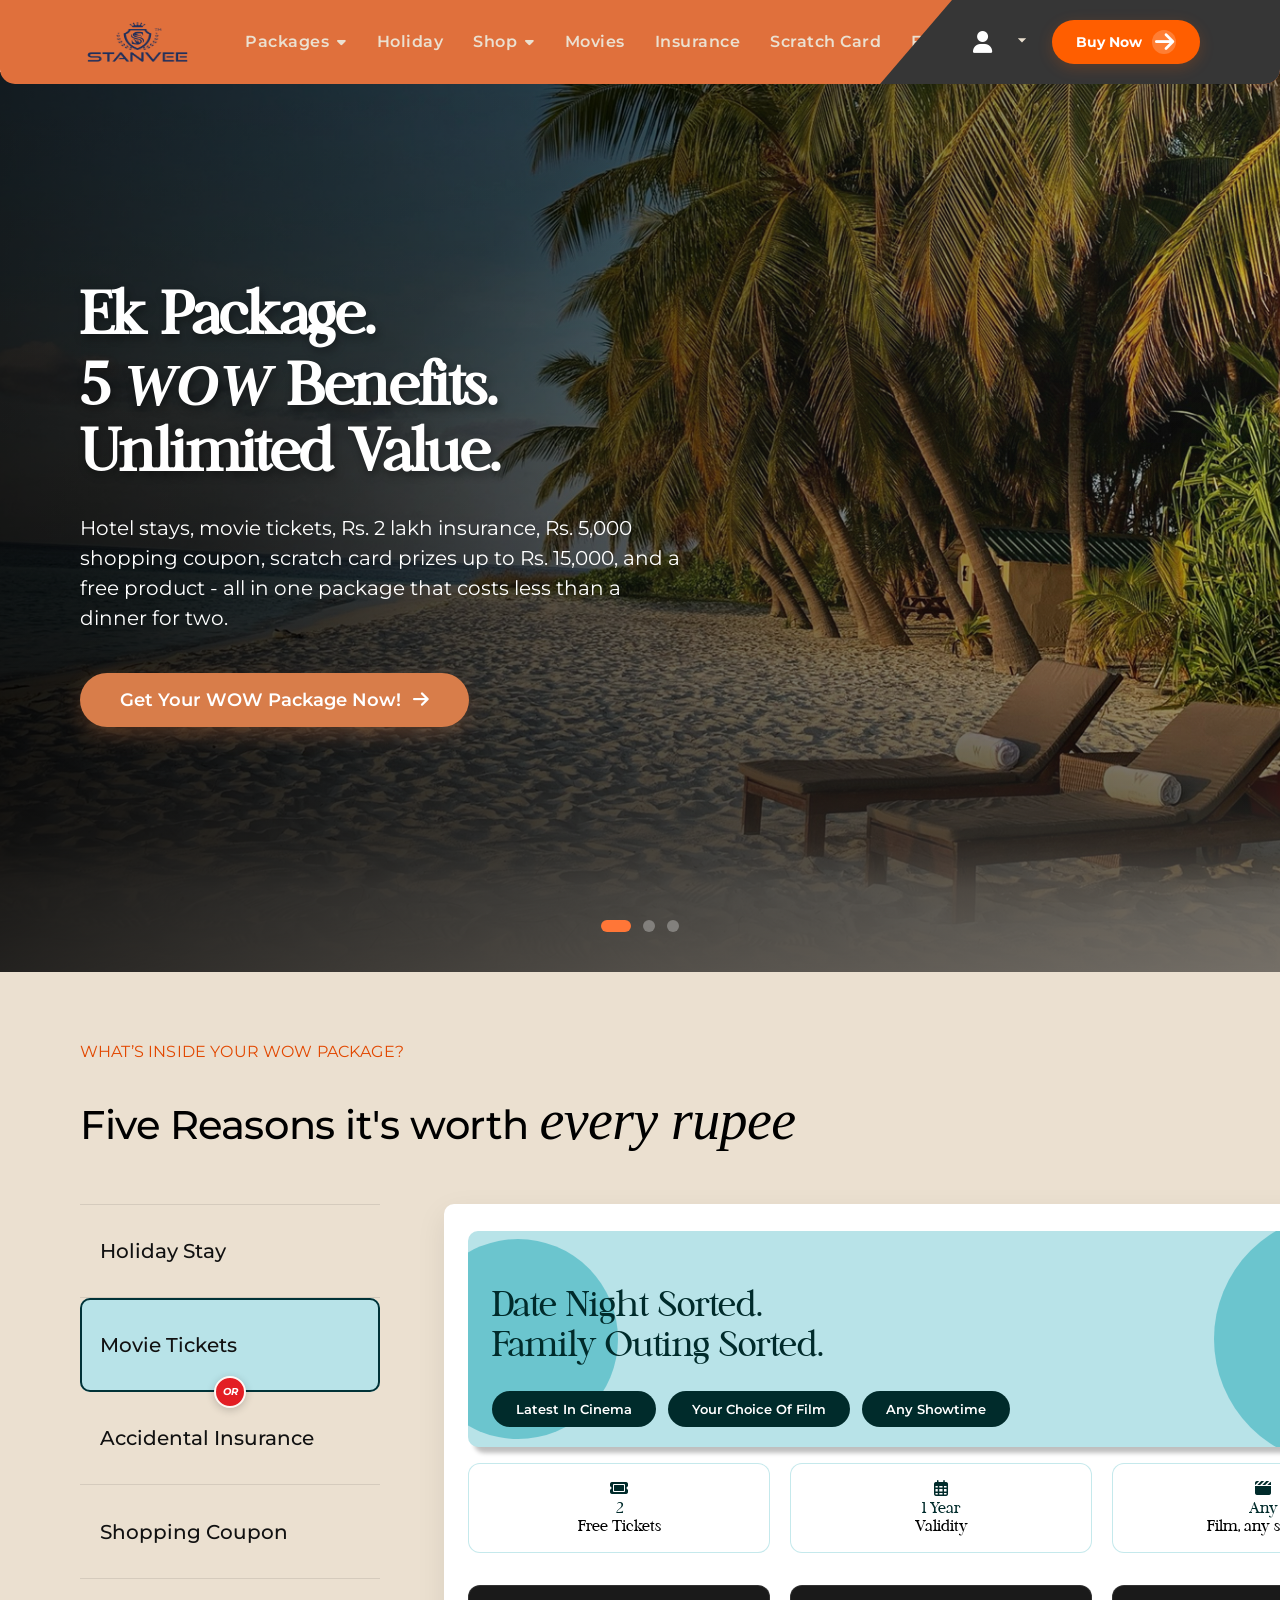
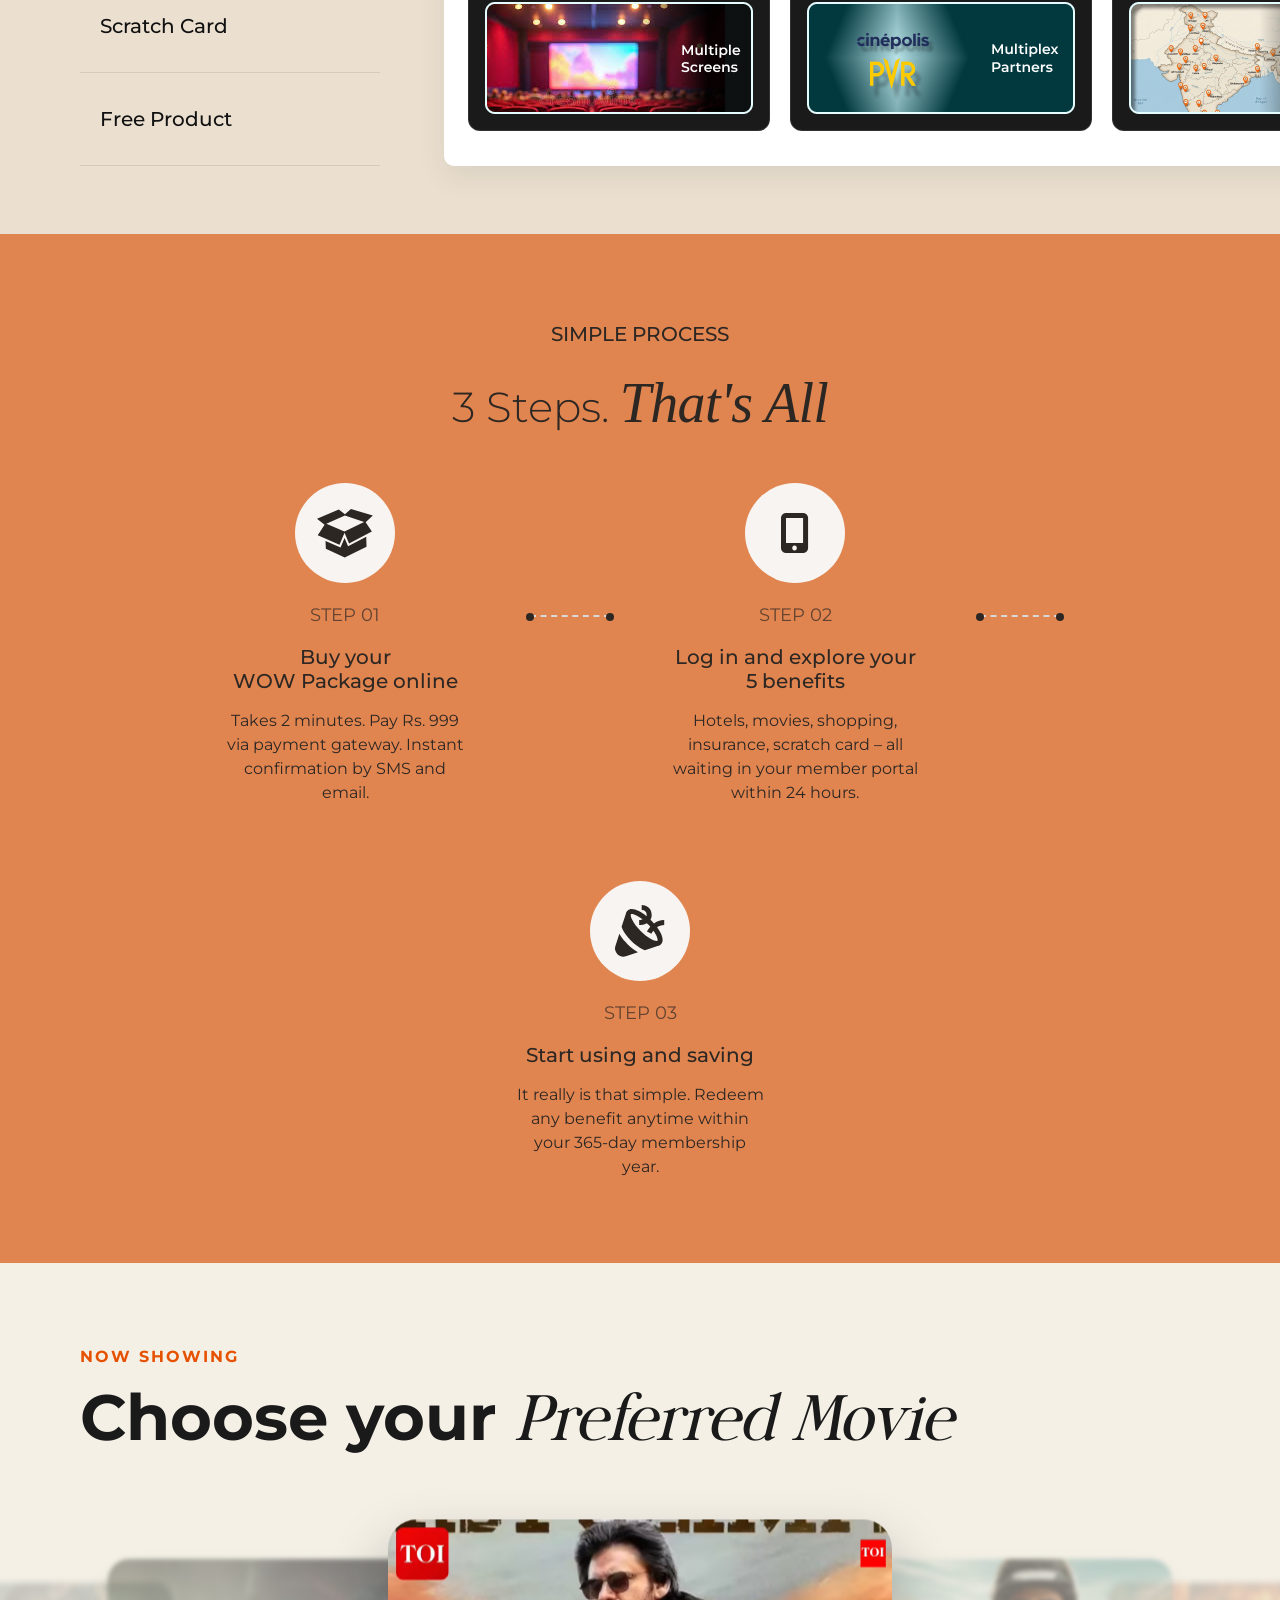
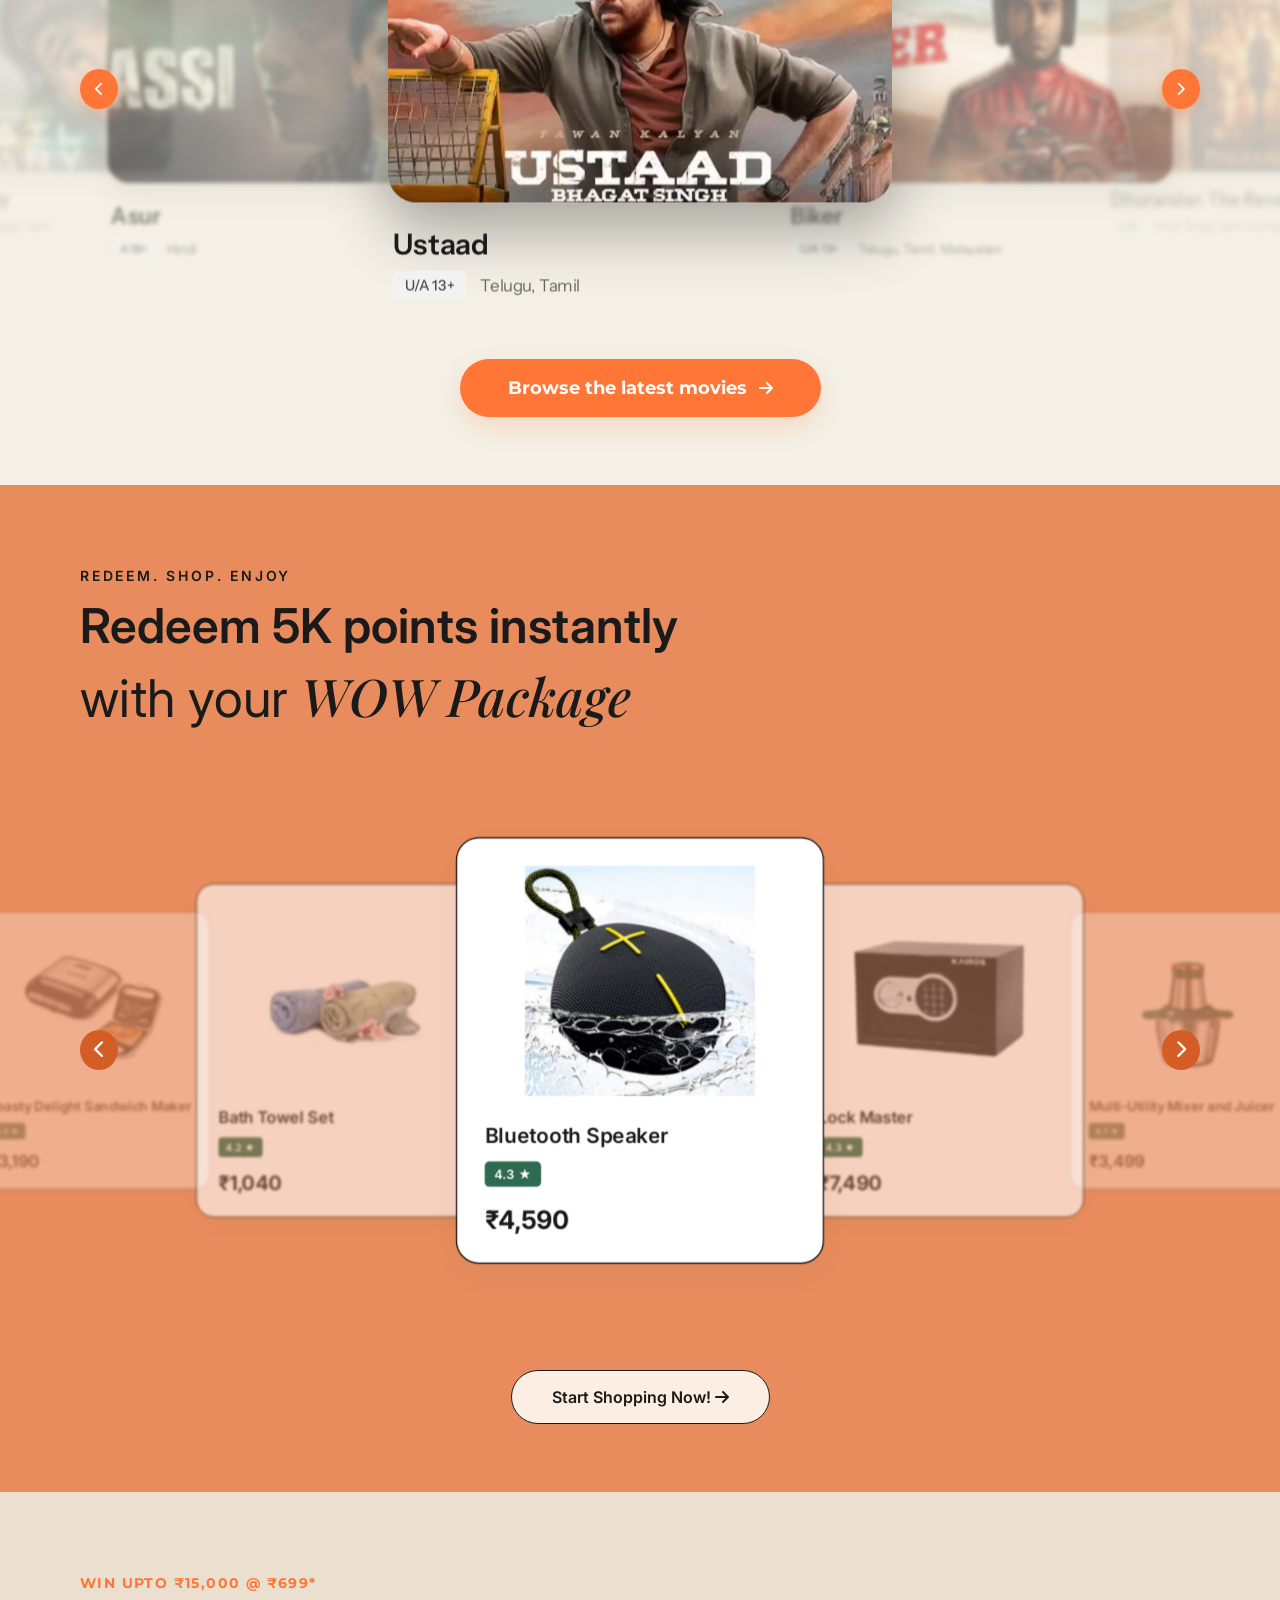
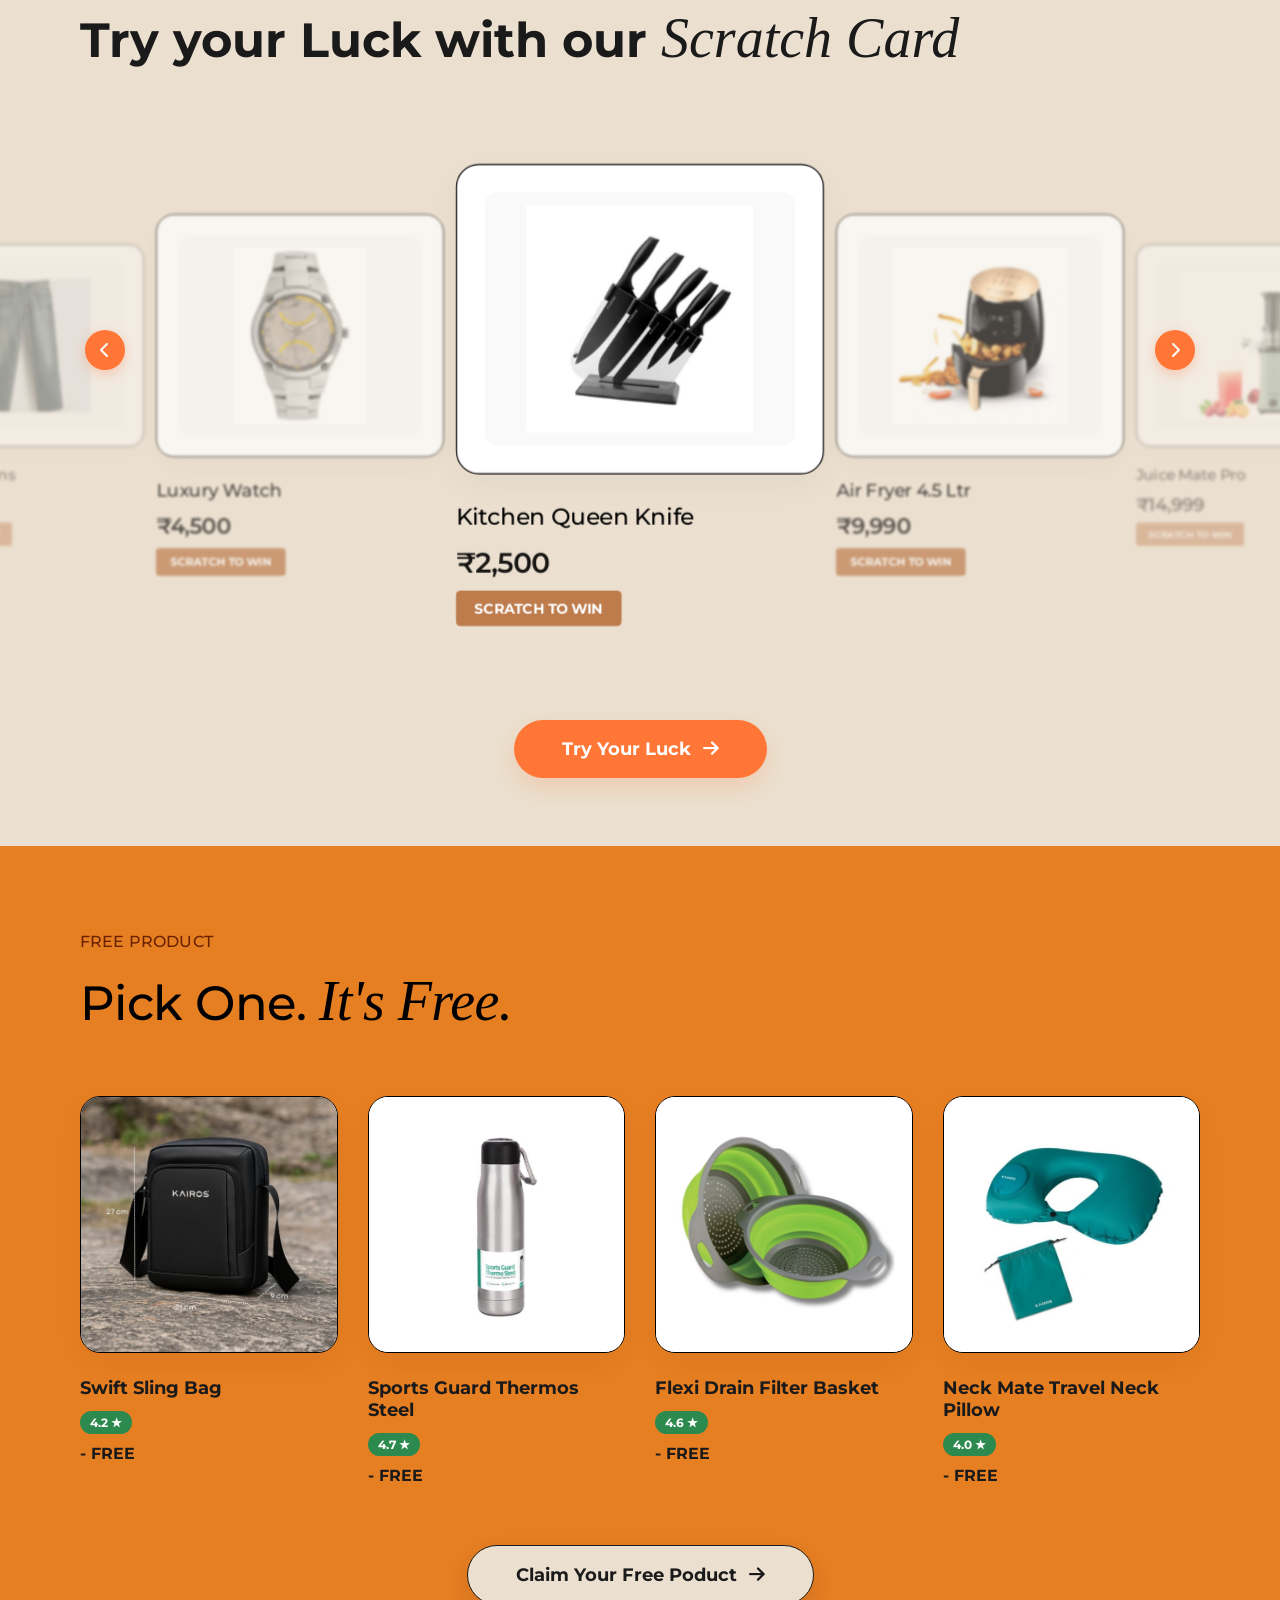
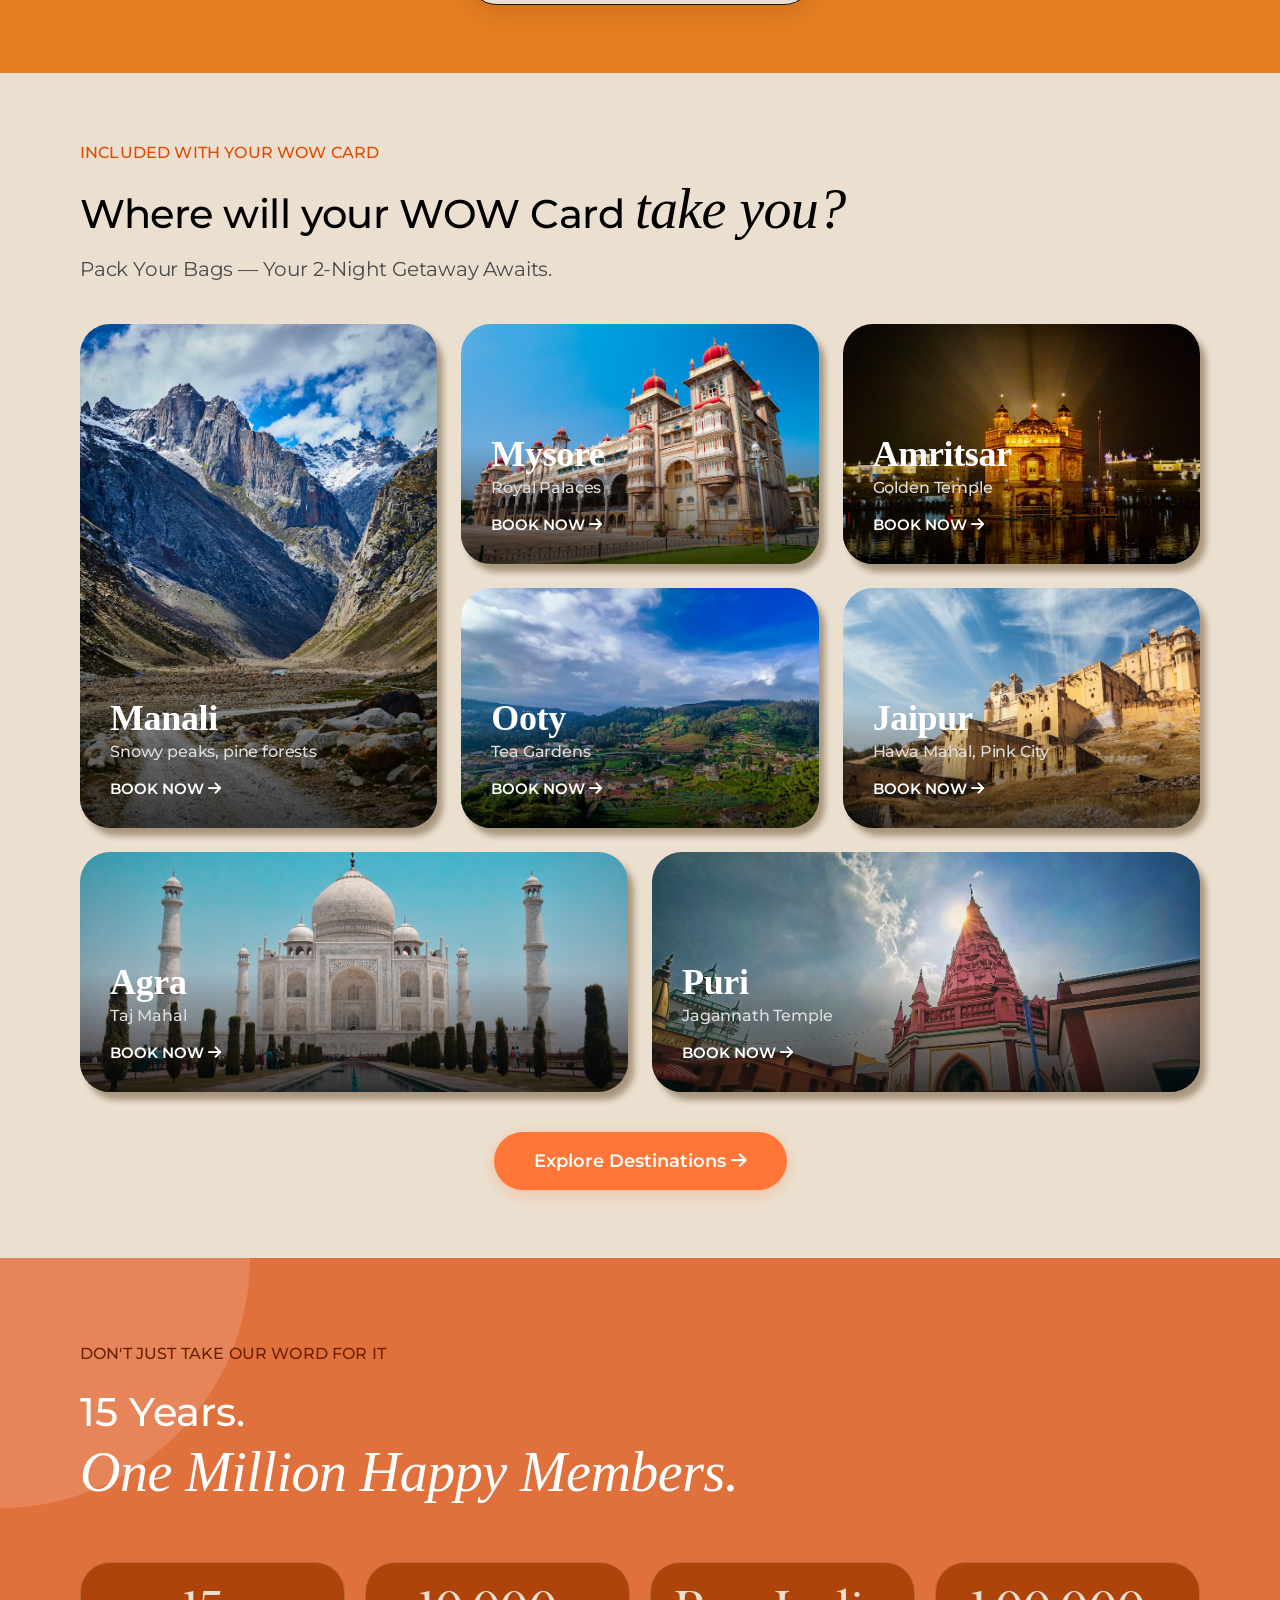
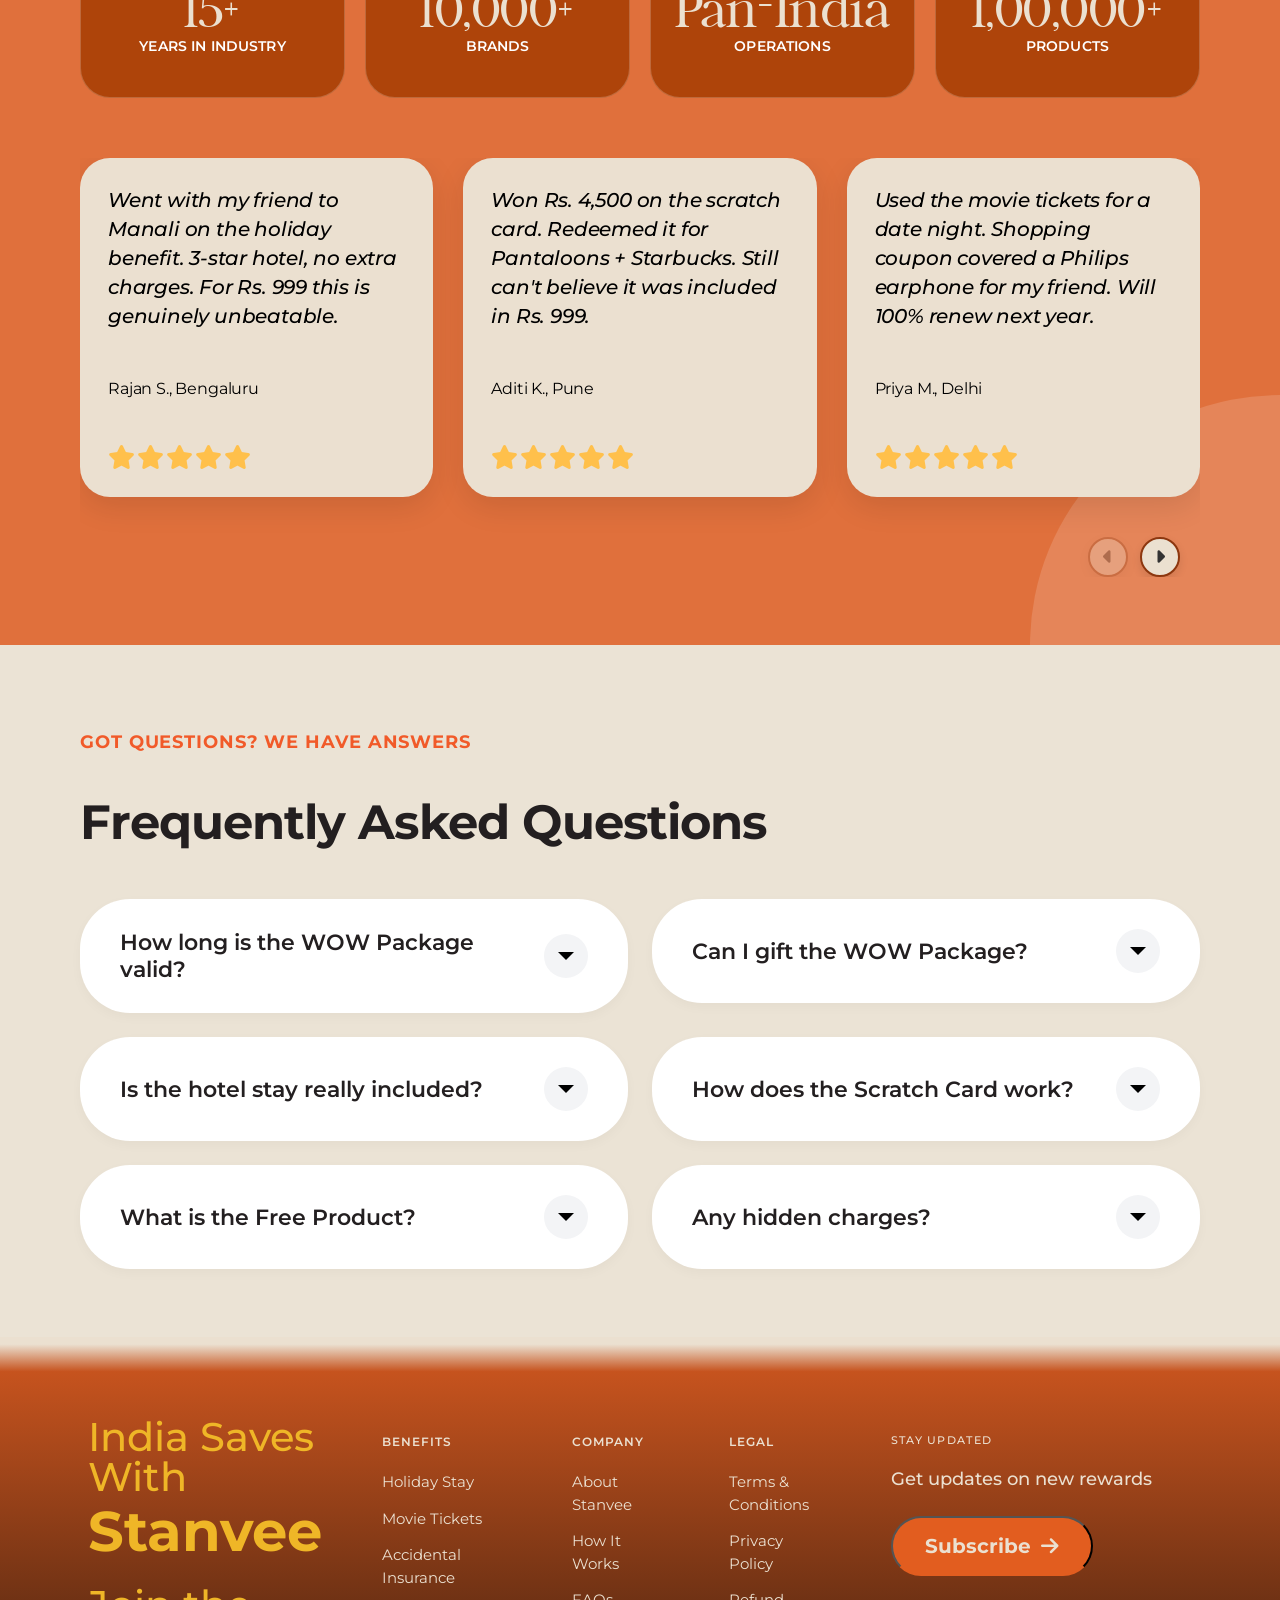
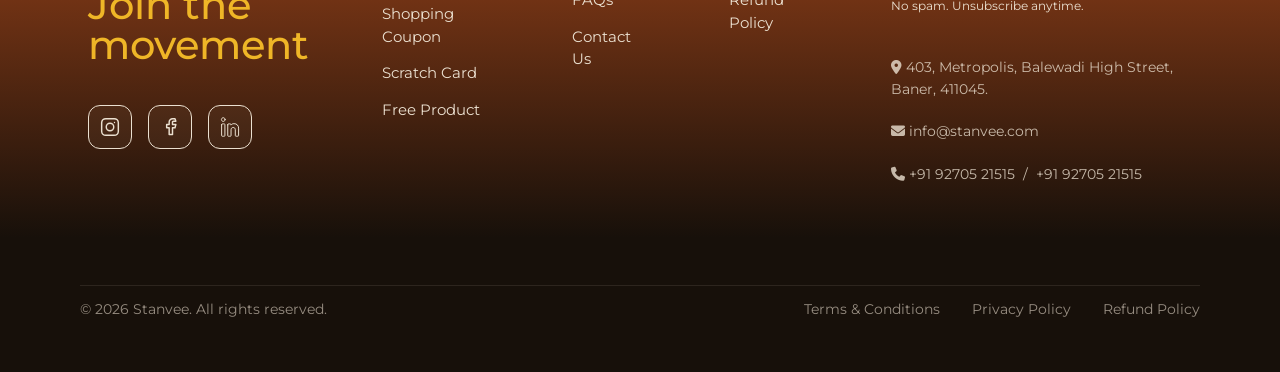
<file: demo/index.html>
<!DOCTYPE html>
<html lang="en">
<head>
  <meta charset="UTF-8">
  <meta name="viewport" content="width=device-width, initial-scale=1.0">
  <title>WOW Landing Page</title>
  <link rel="stylesheet" href="style.css?v=5">
  <!-- Font Awesome -->
  <link rel="stylesheet" href="https://cdnjs.cloudflare.com/ajax/libs/font-awesome/6.5.0/css/all.min.css">
  <!-- Google Fonts -->
  <link rel="preconnect" href="https://fonts.googleapis.com">
  <link rel="preconnect" href="https://fonts.gstatic.com" crossorigin>
  <link href="https://fonts.googleapis.com/css2?family=Instrument+Sans:ital,wght@0,400..700;1,400..700&family=Montserrat:ital,wght@0,100..900;1,100..900&family=Inter:wght@400;600;700&family=Playfair+Display:ital,wght@0,400..900;1,400..900&display=swap" rel="stylesheet">
  </head>


<body>
  <header>
    <div class="header-container">
      <!-- Logo -->
      <div class="logo">
      <img src="wow_page_images/logo.png" alt="Logo">
      </div>
      <!-- Header Notch for Mobile -->
      <div class="header-notch"></div>
      <!-- Navigation -->
      <nav id="nav">
        <div class="dropdown">
          <a href="#" class="dropbtn">Packages <i class="fas fa-caret-down"></i></a>
          <div class="dropdown-content">
            <a href="https://wow.stanvee.com/">WOW Package</a>
            <a href="https://stanvee.com/full_tank_detail.asp">Full Tank Card</a>
            <a href="https://stanvee.com/royal_package.asp">Royal Package</a>
          </div>
        </div>
        <a href="https://holiday.stanvee.com/">Holiday</a>
        <div class="dropdown">
          <a href="#" class="dropbtn">Shop <i class="fas fa-caret-down"></i></a>
          <div class="dropdown-content">
            <a href="https://shop.stanvee.com/">Shop</a>
            <a href="https://brandstore.stanveeservices.com/">Brand Store</a>
          </div>
        </div>
        <a href="https://movie.stanvee.com/">Movies</a>
        <a href="https://wow.stanvee.com/insurance.aspx">Insurance</a>
        <a href="https://wow.stanvee.com/ScratchCard.aspx">Scratch Card</a>
        <a href="https://wow.stanvee.com/freeProduct.aspx">Free Product</a>
      </nav>

      <!-- Right Section -->
      <div class="right-section">
        <i class="fas fa-user"></i>
        <span>
          <svg width="20" height="20" viewBox="0 0 20 20" fill="none" xmlns="http://www.w3.org/2000/svg">
            <path d="M5.83325 8.33333L9.99992 12.5L14.1666 8.33333H5.83325Z" fill="#EBE0D0" />
          </svg>
        </span>
        <a href="https://wow.stanvee.com/MM_Voucher.aspx" class="buy-now-btn">Buy Now <span><i
              class="fas fa-arrow-right"></i></span></a>

      </div>

      <!-- Menu Toggle for Mobile -->
      <div class="menu-toggle" id="menuToggle">
        <i class="fas fa-bars"></i>
      </div>
    </div>
  </header>

  <!-- Side Drawer for Mobile -->
  <div class="side-drawer" id="sideDrawer">
    <div class="drawer-header">
      <div class="logo">
        <img src="wow_page_images/logo.png" alt="Logo">
      </div>
      <div class="close-drawer" id="closeDrawer">
        <i class="fas fa-times"></i>
      </div>
    </div>
    <div class="drawer-nav">
      <div class="drawer-dropdown">
        <div class="drawer-dropbtn">Packages <i class="fas fa-caret-down"></i></div>
        <div class="drawer-dropdown-content">
          <a href="https://wow.stanvee.com/">WOW Package</a>
          <a href="https://stanvee.com/full_tank_detail.asp">Full Tank Card</a>
          <a href="https://stanvee.com/royal_package.asp">Royal Package</a>
        </div>
      </div>
      <a href="https://holiday.stanvee.com/">Holiday</a>
      <div class="drawer-dropdown">
        <div class="drawer-dropbtn">Shop <i class="fas fa-caret-down"></i></div>
        <div class="drawer-dropdown-content">
          <a href="https://shop.stanvee.com/">Shop</a>
          <a href="https://brandstore.stanveeservices.com/">Brand Store</a>
        </div>
      </div>
      <a href="https://movie.stanvee.com/">Movies</a>
      <a href="https://wow.stanvee.com/insurance.aspx">Insurance</a>
      <a href="https://wow.stanvee.com/ScratchCard.aspx">Scratch Card</a>
      <a href="https://wow.stanvee.com/freeProduct.aspx">Free Product</a>
    </div>
    <button class="cta-btn drawer-cta">
      <a href="https://wow.stanvee.com/MM_Voucher.aspx">Get WOW Card Now!</a>
    </button>
    <div class="drawer-footer" style="display: none;">
      <div class="drawer-socials">
        <i class="fas fa-user"></i>
      </div>
    </div>
  </div>
  <div class="drawer-overlay" id="drawerOverlay"></div>

  <section class="hero-section">
    <div class="hero-slider">
      <div class="hero-track">

        <!-- Slide 1: Ek Package 5 WOW Benefits. -->
        <div class="hero-slide active" style="background-image: url('wow_page_images/hero_slide1.png');">
          <div class="hero-overlay"></div>
          <div class="hero-container">
            <div class="hero-main-container">
              <div class="hero-content">
                <h1 class="hero-heading">
                  <span>Ek Package.</span><br>
                  <span>5 <span class="white-italic">WOW </span> Benefits.</span><br>
                  <span>Unlimited Value.</span>
                </h1>
                <p class="hero-desc">
                  Hotel stays, movie tickets, Rs. 2 lakh insurance, Rs. 5,000 shopping coupon, scratch card prizes up to
                  Rs. 15,000, and a free product - all in one package that costs less than a dinner for two.
                </p>
                <div class="hero-cta-wrapper">
                  <button class="cta-btn">
                    <a href="https://wow.stanvee.com/MM_Voucher.aspx" target="_blank">Get Your WOW Package Now! <span><i
                          class="fas fa-arrow-right"></i></span></a>
                  </button>
                </div>
              </div>
            </div>
          </div>
        </div>

        <!-- Slide 2: Watch More. Win More -->
        <div class="hero-slide" style="background-image: url('wow_page_images/hero_slide2.png');">
          <div class="hero-overlay"></div>
          <div class="hero-container">
            <div class="hero-main-container">
              <div class="hero-content">
                <h1 class="hero-heading">
                  <span>Watch More. Win More. </span><br>
                  <span>Spend Nothing.</span>
                </h1>
                <p class="hero-desc">
                  Step into the theatre and enjoy your favorite films with two free movie tickets included in your WOW
                  package.
                  <br /><br />
                  Or take your shot at winning premium products. Every scratch card brings you closer to rewards worth
                  up to ₹15,000—because luck should pay off
                </p>
                <div class="hero-cta-wrapper">
                  <button class="cta-btn">
                    <a href="https://wow.stanvee.com/MM_Voucher.aspx" target="_blank">Get Your WOW Package Now! <span><i
                          class="fas fa-arrow-right"></i></span></a>
                  </button>
                </div>
              </div>
            </div>
          </div>
        </div>

        <!-- Slide 3: Shop More. Spend Less -->
        <div class="hero-slide" style="background-image: url('wow_page_images/hero_slide3.png');">
          <div class="hero-overlay"></div>
          <div class="hero-container">
            <div class="hero-main-container">
              <div class="hero-content">
                <h1 class="hero-heading">
                  <span>Experience Unlimited</span><br>
                  <span>Value with <span class="white-italic">WOW</span> Benefits.</span>
                </h1>
                <p class="hero-desc">
                  Unlock premium value and exclusive rewards with the WOW Package membership today. Shop, watch, and
                  enjoy more while spending significantly less.
                </p>
                <div class="hero-cta-wrapper">
                  <button class="cta-btn">
                    <a href="https://wow.stanvee.com/MM_Voucher.aspx" target="_blank">Get Your WOW Package Now! <span><i
                          class="fas fa-arrow-right"></i></span></a>
                  </button>
                </div>
              </div>
            </div>
          </div>
        </div>

      </div>

      <!-- Slider Navigation -->
      <div class="hero-pagination">
        <span class="dot active" onclick="currentSlide(0)"></span>
        <span class="dot" onclick="currentSlide(1)"></span>
        <span class="dot" onclick="currentSlide(2)"></span>
      </div>

    </div>
  </section>

  <section class="section2 wow-section">
    <div class="wow-header">
      <p class="wow-subheading">WHAT’S INSIDE YOUR WOW PACKAGE?</p>
      <h2 class="wow-heading">
        Five Reasons it's worth <span class="italic-serif">every rupee</span>
      </h2>
    </div>

    <div class="wow-container">
      <div class="wow-accordion">
        <div class="wow-item" data-target="stay">Holiday Stay</div>
        <div class="wow-item active" data-target="movies">Movie Tickets</div>
        <div class="or"><i>OR</i></div>
        <div class="wow-item" data-target="insurance">Accidental Insurance</div>
        <div class="wow-item" data-target="shopping">Shopping Coupon</div>
        <div class="wow-item" data-target="scratch">Scratch Card</div>
        <div class="wow-item" data-target="product">Free Product</div>
      </div>

      <div class="wow-content">
        <div class="content-panel" id="stay">
          <div class="revamped-panel theme-yellow">
            <div class="mobile-panel-info">
              <div class="category-icon-wrapper"><svg width="56" height="56" viewBox="0 0 56 56" fill="none"
                  xmlns="http://www.w3.org/2000/svg">
                  <path
                    d="M0 16C0 7.16344 7.16344 0 16 0H40C48.8366 0 56 7.16344 56 16V40C56 48.8366 48.8366 56 40 56H16C7.16344 56 0 48.8366 0 40V16Z"
                    fill="#FFF3D5" />
                  <path
                    d="M27.9996 14.2227C20.1596 14.2227 13.7773 19.8049 13.7773 26.6671C13.7773 33.5293 20.1596 39.1115 27.9996 39.1115C29.4664 39.1098 30.926 38.9064 32.3374 38.5071L37.2529 41.636C37.4511 41.7629 37.6914 41.8062 37.9214 41.7562C38.1513 41.7062 38.3521 41.5671 38.4796 41.3693C38.5878 41.2312 38.6528 41.0642 38.6663 40.8893V34.9071C39.7785 33.8401 40.666 32.5614 41.2766 31.1463C41.8873 29.7312 42.2086 28.2082 42.2218 26.6671C42.2218 19.8049 35.8396 14.2227 27.9996 14.2227ZM38.524 28.0004H31.1196C31.0697 28.0009 31.0204 28.0113 30.9746 28.0312C30.9288 28.051 30.8874 28.0798 30.8529 28.116L26.1418 33.1293C26.109 33.1651 26.0692 33.1939 26.0249 33.2138C25.9806 33.2336 25.9326 33.2442 25.884 33.2448H23.724C23.6633 33.2444 23.6036 33.2287 23.5504 33.1993C23.4972 33.1699 23.4522 33.1277 23.4195 33.0764C23.3869 33.0252 23.3675 32.9666 23.3632 32.906C23.359 32.8453 23.37 32.7846 23.3952 32.7293L25.5907 28.0004H18.6307C18.5648 27.9989 18.5005 27.9801 18.4443 27.9457C18.3881 27.9114 18.342 27.8628 18.3107 27.8048L15.9107 23.3604H17.5462C17.612 23.3614 17.6768 23.3762 17.7365 23.4037C17.7962 23.4313 17.8495 23.471 17.8929 23.5204L19.2796 25.0226C19.3144 25.0659 19.3595 25.0999 19.4106 25.1216C19.4618 25.1433 19.5175 25.1521 19.5729 25.1471L25.0663 24.8093L23.2885 21.6538H25.8574C25.958 21.6521 26.0559 21.6868 26.1329 21.7515L29.4485 24.4448L35.3952 24.1337C35.6872 24.1137 35.9804 24.1529 36.2569 24.2492C36.5334 24.3454 36.7875 24.4966 37.004 24.6937L39.1996 26.676C39.2967 26.7987 39.3566 26.9468 39.372 27.1027C39.3875 27.2585 39.3579 27.4154 39.2867 27.5549C39.2156 27.6944 39.1059 27.8105 38.9707 27.8895C38.8355 27.9685 38.6805 28.007 38.524 28.0004Z"
                    fill="#201700" />
                </svg>
              </div>
              <div class="category-text">
                <div class="category-title">Holiday Stay</div>
                <div class="category-subtitle">2N/3D · 3 Star+ Hotels · India-Wide</div>
              </div>
            </div>

            <div class="revamped-banner">
              <div class="banner-content">
                <h3>
                  <span class="hide-mobile">From Manali to Mysore. Jaipur to Puri<br>Your escape is already paid
                    for.</span>
                  <span class="hide-desktop">Travel India - Your trip is on us</span>
                </h3>
                <div class="tags">
                  <span class="tag">3 Star+ Hotels</span>
                  <span class="tag">Anywhere in India</span>
                  <span class="tag">60+ Holiday Destinations</span>
                </div>
              </div>
            </div>
            <div class="feature-grid">
              <div class="feature-card">
                <i class="fas fa-umbrella-beach"></i>
                <div class="details">
                  <div class="feature-value">2 Nights, 3 Days</div>
                  <div class="feature-label">Full Stay Covered</div>
                </div>
              </div>
              <div class="feature-card">
                <i class="fas fa-utensils"></i>
                <div class="details">
                  <div class="feature-value">₹1,000</div>
                  <div class="feature-label">Food Coupon</div>
                </div>
              </div>
              <div class="feature-card">
                <i class="fas fa-users"></i>
                <div class="details">
                  <div class="feature-value">Family</div>
                  <div class="feature-label">2 Adults + 2 children</div>
                </div>
              </div>
            </div>

            <div class="asset-grid">
              <div class="asset-grid-inner"><button class="asset-grid-btn"
                  onclick="document.getElementById('holiday-section').scrollIntoView({behavior: 'smooth'})">Click to
                  Explore More <i class="fas fa-arrow-right"></i></button></div>
              <div class="asset-card">
                <img src="wow_page_images/beach_retreat.png">
              </div>
              <div class="asset-card">
                <img src="wow_page_images/hill_side.png">
              </div>
              <div class="asset-card">
                <img src="wow_page_images/cultural_cities.png">
              </div>
            </div>
            <button class="explore-btn mobile-only-btn"
              onclick="document.getElementById('holiday-section').scrollIntoView({behavior: 'smooth'})">Click to Explore
              More <i class="fas fa-chevron-right"></i></button>
          </div>
        </div>

        <div class="content-panel active" id="movies">
          <div class="revamped-panel theme-movies">
            <div class="mobile-panel-info">
              <div class="category-icon-wrapper"><svg width="56" height="56" viewBox="0 0 56 56" fill="none"
                  xmlns="http://www.w3.org/2000/svg">
                  <path
                    d="M0 16C0 7.16344 7.16344 0 16 0H40C48.8366 0 56 7.16344 56 16V40C56 48.8366 48.8366 56 40 56H16C7.16344 56 0 48.8366 0 40V16Z"
                    fill="#E6FDFF" />
                  <path
                    d="M17.333 32.0003H19.9997C20.7069 32.0003 21.3852 32.2813 21.8853 32.7814C22.3854 33.2815 22.6663 33.9597 22.6663 34.667V37.3337H23.9997V34.667C23.9997 33.9597 24.2806 33.2815 24.7807 32.7814C25.2808 32.2813 25.9591 32.0003 26.6663 32.0003H29.333C30.0403 32.0003 30.7185 32.2813 31.2186 32.7814C31.7187 33.2815 31.9997 33.9597 31.9997 34.667V37.3337H33.333V34.667C33.333 33.9597 33.614 33.2815 34.1141 32.7814C34.6142 32.2813 35.2924 32.0003 35.9997 32.0003H38.6663C39.3736 32.0003 40.0519 32.2813 40.552 32.7814C41.0521 33.2815 41.333 33.9597 41.333 34.667V37.3337H42.6663V41.3337H13.333V37.3337H14.6663V34.667C14.6663 33.9597 14.9473 33.2815 15.4474 32.7814C15.9475 32.2813 16.6258 32.0003 17.333 32.0003ZM26.6663 21.3337L31.9997 25.3337L26.6663 29.3337V21.3337ZM17.333 14.667H38.6663C39.3736 14.667 40.0519 14.9479 40.552 15.448C41.0521 15.9481 41.333 16.6264 41.333 17.3337V30.0537C40.5253 29.5776 39.6039 29.3289 38.6663 29.3337V17.3337H17.333V29.3337C16.3597 29.3337 15.453 29.587 14.6663 30.0537V17.3337C14.6663 16.6264 14.9473 15.9481 15.4474 15.448C15.9475 14.9479 16.6258 14.667 17.333 14.667Z"
                    fill="#003237" />
                </svg>
              </div>
              <div class="category-text">
                <div class="category-title">Movie Tickets</div>
                <div class="category-subtitle">2 tickets · Any Show · Any Cinema</div>
              </div>
            </div>

            <div class="revamped-banner">
              <div class="banner-content">
                <h3>Date Night Sorted.<br>Family Outing Sorted.</h3>
                <div class="tags">
                  <span class="tag">Latest in Cinema</span>
                  <span class="tag">Your Choice of Film</span>
                  <span class="tag">Any Showtime</span>
                </div>
              </div>
            </div>
            <div class="feature-grid">
              <div class="feature-card">
                <i class="fas fa-ticket"></i>
                <div class="details">
                  <div class="feature-value">2</div>
                  <div class="feature-label">Free Tickets</div>
                </div>
              </div>
              <div class="feature-card">
                <i class="far fa-calendar-alt"></i>
                <div class="details">
                  <div class="feature-value">1 Year</div>
                  <div class="feature-label">Validity</div>
                </div>
              </div>
              <div class="feature-card">
                <i class="fas fa-clapperboard"></i>
                <div class="details">
                  <div class="feature-value">Any</div>
                  <div class="feature-label">Film, any screen</div>
                </div>
              </div>
            </div>

            <div class="asset-grid">
              <div class="asset-grid-inner"><button class="asset-grid-btn"
                  onclick="document.getElementById('movies-section').scrollIntoView({behavior: 'smooth'})">Click to
                  Explore More <i class="fas fa-arrow-right"></i></button></div>
              <div class="asset-card">
                <img src="wow_page_images/multiple_screens.png">
              </div>
              <div class="asset-card">
                <img src="wow_page_images/muliplex_partners.png">
              </div>
              <div class="asset-card">
                <img src="wow_page_images/nationwide_coverage.png">
              </div>
            </div>


            <button class="explore-btn mobile-only-btn"
              onclick="document.getElementById('movies-section').scrollIntoView({behavior: 'smooth'})">Click to Explore
              More <i class="fas fa-chevron-right"></i></button>
          </div>
        </div>

        <div class="content-panel" id="insurance">
          <div class="revamped-panel theme-insurance">
            <div class="mobile-panel-info">
              <div class="category-icon-wrapper"><svg width="56" height="56" viewBox="0 0 56 56" fill="none"
                  xmlns="http://www.w3.org/2000/svg">
                  <path
                    d="M0 16C0 7.16344 7.16344 0 16 0H40C48.8366 0 56 7.16344 56 16V40C56 48.8366 48.8366 56 40 56H16C7.16344 56 0 48.8366 0 40V16Z"
                    fill="#ECFFDD" />
                  <path
                    d="M28.936 14.9265L38.2693 18.4265C38.7777 18.6171 39.2159 18.9583 39.5251 19.4046C39.8344 19.8508 40.0001 20.3809 40 20.9238V28.0745C40 30.3031 39.3795 32.4876 38.2079 34.3834C37.0363 36.2791 35.3599 37.8112 33.3667 38.8078L28.8947 41.0425C28.6169 41.1814 28.3106 41.2538 28 41.2538C27.6894 41.2538 27.3831 41.1814 27.1053 41.0425L22.6333 38.8065C20.6401 37.8098 18.9637 36.2778 17.7921 34.382C16.6205 32.4863 16 30.3017 16 28.0732V20.9252C15.9997 20.382 16.1652 19.8517 16.4745 19.4051C16.7838 18.9586 17.222 18.6172 17.7307 18.4265L27.064 14.9265C27.6675 14.7003 28.3325 14.7003 28.936 14.9265ZM28 22.6665C27.6734 22.6665 27.3582 22.7864 27.1142 23.0035C26.8701 23.2205 26.7142 23.5195 26.676 23.8438L26.6667 23.9998V26.6665H24C23.6602 26.6669 23.3333 26.797 23.0862 27.0303C22.8391 27.2636 22.6904 27.5824 22.6704 27.9217C22.6505 28.261 22.7609 28.595 22.979 28.8556C23.1971 29.1162 23.5065 29.2837 23.844 29.3238L24 29.3332H26.6667V31.9998C26.667 32.3397 26.7972 32.6665 27.0305 32.9137C27.2638 33.1608 27.5826 33.3095 27.9219 33.3294C28.2611 33.3493 28.5952 33.2389 28.8558 33.0208C29.1164 32.8027 29.2839 32.4933 29.324 32.1558L29.3333 31.9998V29.3332H32C32.3398 29.3328 32.6667 29.2027 32.9138 28.9694C33.1609 28.7361 33.3096 28.4172 33.3296 28.078C33.3495 27.7387 33.2391 27.4047 33.021 27.1441C32.8029 26.8835 32.4935 26.716 32.156 26.6758L32 26.6665H29.3333V23.9998C29.3333 23.6462 29.1929 23.3071 28.9428 23.057C28.6928 22.807 28.3536 22.6665 28 22.6665Z"
                    fill="#003237" />
                </svg>
              </div>
              <div class="category-text">
                <div class="category-title">Accidental Insurance</div>
                <div class="category-subtitle">₹2 Lakh cover · Zero Extra Cost</div>
              </div>
            </div>

            <div class="revamped-banner">
              <div class="banner-content">
                <h3>
                  <span class="hide-mobile">Peace of mind doesn't have a price tag.<br>But if it did, it's already
                    included.</span>
                  <span class="hide-desktop">Worry-free travel, already included</span>
                </h3>
                <div class="tags">
                  <span class="tag">Zero Extra Cost</span>
                  <span class="tag">Activated automatically</span>
                  <span class="tag">Full Year Coverage</span>
                </div>
              </div>
            </div>
            <div class="feature-grid">
              <div class="feature-card">
                <i class="fas fa-shield-halved"></i>
                <div class="details">
                  <div class="feature-value">₹ 2 Lakh</div>
                  <div class="feature-label">Cover Amount</div>
                </div>
              </div>
              <div class="feature-card">
                <i class="fas fa-sack-dollar"></i>
                <div class="details">
                  <div class="feature-value">₹ 0</div>
                  <div class="feature-label">Extra Premium</div>
                </div>
              </div>
              <div class="feature-card">
                <i class="fas fa-bolt"></i>
                <div class="details">
                  <div class="feature-value">Instant Activation</div>
                  <div class="feature-label">With WOW Package</div>
                </div>
              </div>
            </div>

            <div class="asset-grid">
              <div class="asset-grid-inner"><button class="asset-grid-btn"
                  onclick="window.location.href='https://wow.stanvee.com/insurance.aspx'">Click to Explore More <i
                    class="fas fa-arrow-right"></i></button></div>
              <div class="asset-card">
                <img src="wow_page_images/injury_protection.png">
              </div>
              <div class="asset-card">
                <img src="wow_page_images/emergency_assistance.png">
              </div>
              <div class="asset-card">
                <img src="wow_page_images/easy_claim.png">
              </div>
            </div>


            <button class="explore-btn mobile-only-btn"
              onclick="window.location.href='https://wow.stanvee.com/insurance.aspx'">Click to Explore More <i
                class="fas fa-chevron-right"></i></button>
          </div>
        </div>

        <div class="content-panel" id="shopping">
          <div class="revamped-panel theme-shopping">
            <div class="mobile-panel-info">
              <div class="category-icon-wrapper"><svg width="56" height="56" viewBox="0 0 56 56" fill="none"
                  xmlns="http://www.w3.org/2000/svg">
                  <path
                    d="M0 16C0 7.16344 7.16344 0 16 0H40C48.8366 0 56 7.16344 56 16V40C56 48.8366 48.8366 56 40 56H16C7.16344 56 0 48.8366 0 40V16Z"
                    fill="#FFD8C5" />
                  <path fill-rule="evenodd" clip-rule="evenodd"
                    d="M30.6669 21.3337H25.3336V25.3337C25.3336 25.6873 25.1931 26.0264 24.9431 26.2765C24.693 26.5265 24.3539 26.667 24.0002 26.667C23.6466 26.667 23.3075 26.5265 23.0574 26.2765C22.8074 26.0264 22.6669 25.6873 22.6669 25.3337V21.3337H20.0002C19.6644 21.3337 19.3409 21.4604 19.0945 21.6886C18.848 21.9167 18.6968 22.2295 18.6709 22.5643L17.4482 38.463C17.4201 38.8293 17.468 39.1974 17.5889 39.5443C17.7098 39.8913 17.901 40.2095 18.1506 40.479C18.4002 40.7485 18.7029 40.9636 19.0395 41.1106C19.3761 41.2577 19.7395 41.3336 20.1069 41.3337H35.8936C36.2609 41.3336 36.6243 41.2577 36.961 41.1106C37.2976 40.9636 37.6002 40.7485 37.8499 40.479C38.0995 40.2095 38.2907 39.8913 38.4116 39.5443C38.5325 39.1974 38.5803 38.8293 38.5522 38.463L37.3296 22.5643C37.3037 22.2295 37.1524 21.9167 36.906 21.6886C36.6596 21.4604 36.3361 21.3337 36.0002 21.3337H33.3336V25.3337C33.3336 25.6873 33.1931 26.0264 32.9431 26.2765C32.693 26.5265 32.3539 26.667 32.0002 26.667C31.6466 26.667 31.3075 26.5265 31.0574 26.2765C30.8074 26.0264 30.6669 25.6873 30.6669 25.3337V21.3337ZM28.0002 17.3337C27.293 17.3337 26.6147 17.6146 26.1146 18.1147C25.6145 18.6148 25.3336 19.2931 25.3336 20.0003V21.3337H22.6669V20.0003C22.6669 18.5858 23.2288 17.2293 24.229 16.2291C25.2292 15.2289 26.5858 14.667 28.0002 14.667C29.4147 14.667 30.7713 15.2289 31.7715 16.2291C32.7717 17.2293 33.3336 18.5858 33.3336 20.0003V21.3337H30.6669V20.0003C30.6669 19.2931 30.386 18.6148 29.8859 18.1147C29.3858 17.6146 28.7075 17.3337 28.0002 17.3337Z"
                    fill="black" />
                </svg>
              </div>
              <div class="category-text">
                <div class="category-title">Shopping Coupon</div>
                <div class="category-subtitle">₹5,000 · 1 lakh+ products · 10k brands</div>
              </div>
            </div>

            <div class="revamped-banner">
              <div class="banner-content">
                <h3>
                  <span class="hide-mobile">Kitchen appliances. Bluetooth speakers.<br>Shop smart. Save big.</span>
                  <span class="hide-desktop">Appliances. Speakers. Smarter savings</span>
                </h3>
                <div class="tags">
                  <span class="tag">1 Lakh+ Products</span>
                  <span class="tag">10,000+ Brands</span>
                  <span class="tag">Electronics to Kitchenware</span>
                </div>
              </div>
            </div>
            <div class="feature-grid">
              <div class="feature-card">
                <i class="fas fa-ticket-alt"></i>
                <div class="details">
                  <div class="feature-value">5,000 Points</div>
                  <div class="feature-label">Coupon Value</div>
                </div>
              </div>
              <div class="feature-card">
                <i class="fas fa-box"></i>
                <div class="details">
                  <div class="feature-value">1 Lakh+</div>
                  <div class="feature-label">Products</div>
                </div>
              </div>
              <div class="feature-card">
                <i class="fas fa-truck"></i>
                <div class="details">
                  <div class="feature-value">Fast</div>
                  <div class="feature-label">Doorstep Delivery</div>
                </div>
              </div>
            </div>

            <div class="asset-grid">
              <div class="asset-grid-inner"><button class="asset-grid-btn"
                  onclick="document.getElementById('shopping-section').scrollIntoView({behavior: 'smooth'})">Click to
                  Explore More <i class="fas fa-arrow-right"></i></button></div>
              <div class="asset-card">
                <img src="wow_page_images/bluetooth_speakers.png">
              </div>
              <div class="asset-card">
                <img src="wow_page_images/kitchen_appliances.png">
              </div>
              <div class="asset-card">
                <img src="wow_page_images/headphones_gadgets.png">
              </div>
            </div>


            <button class="explore-btn mobile-only-btn"
              onclick="document.getElementById('shopping-section').scrollIntoView({behavior: 'smooth'})">Click to
              Explore More <i class="fas fa-chevron-right"></i></button>
          </div>
        </div>

        <div class="content-panel" id="scratch">
          <div class="revamped-panel theme-scratch">
            <div class="mobile-panel-info">
              <div class="category-icon-wrapper"><svg width="56" height="56" viewBox="0 0 56 56" fill="none"
                  xmlns="http://www.w3.org/2000/svg">
                  <path
                    d="M0 16C0 7.16344 7.16344 0 16 0H40C48.8366 0 56 7.16344 56 16V40C56 48.8366 48.8366 56 40 56H16C7.16344 56 0 48.8366 0 40V16Z"
                    fill="#FFD8C5" />
                  <path
                    d="M18.6663 28.0003L21.333 22.667V21.3337H17.333V22.667H19.9997L17.333 28.0003M23.9997 28.0003L26.6663 22.667V21.3337H22.6663V22.667H25.333L22.6663 28.0003M29.333 28.0003L31.9997 22.667V21.3337H27.9997V22.667H30.6663L27.9997 28.0003M39.9997 14.667C38.533 14.667 37.333 15.867 37.333 17.3337C37.333 18.267 37.8663 19.2003 38.6663 19.6003V34.667H34.6663V32.0003C35.4663 32.0003 35.9997 31.467 35.9997 30.667V18.667C35.9997 17.867 35.4663 17.3337 34.6663 17.3337H29.5997C28.533 15.7337 26.6663 14.667 24.6663 14.667C22.6663 14.667 20.7997 15.7337 19.733 17.3337H14.6663C13.8663 17.3337 13.333 17.867 13.333 18.667V30.667C13.333 31.467 13.8663 32.0003 14.6663 32.0003V41.3337H34.6663V37.3337H38.6663C40.133 37.3337 41.333 36.1337 41.333 34.667V19.6003C42.133 19.2003 42.6663 18.267 42.6663 17.3337C42.6663 15.867 41.4663 14.667 39.9997 14.667ZM29.333 37.3337H19.9997V34.667H29.333V37.3337ZM33.333 29.3337H15.9997V20.0003H33.333V29.3337Z"
                    fill="#2F0F00" />
                </svg>
              </div>
              <div class="category-text">
                <div class="category-title">Scratch Card</div>
                <div class="category-subtitle">Win ₹2,500 - ₹15,000@₹699*</div>
              </div>
            </div>

            <div class="revamped-banner">
              <div class="banner-content">
                <h3>
                  <span class="hide-mobile">Scratch the card.<br>Reveal your prize. It's that easy.</span>
                  <span class="hide-desktop">Scratch. Reveal. Win instantly</span>
                </h3>
                <div class="tags">
                  <span class="tag">Digital Card/Physical Card</span>
                  <span class="tag">Real Physical Prizes</span>
                  <span class="tag">Quick and Easy</span>
                </div>
              </div>
            </div>
            <div class="feature-grid">
              <div class="feature-card">
                <i class="fas fa-credit-card"></i>
                <div class="details">
                  <div class="feature-value">₹2.5k - ₹15k</div>
                  <div class="feature-label">Worth of Prizes</div>
                </div>
              </div>
              <div class="feature-card">
                <i class="fas fa-hand-holding-dollar"></i>
                <div class="details">
                  <div class="feature-value">₹699</div>
                  <div class="feature-label">Your Price</div>
                </div>
              </div>
              <div class="feature-card">
                <i class="fas fa-boxes-stacked"></i>
                <div class="details">
                  <div class="feature-value">Curated Range</div>
                  <div class="feature-label">Of our products</div>
                </div>
              </div>
            </div>

            <div class="asset-grid">
              <div class="asset-grid-inner"><button class="asset-grid-btn"
                  onclick="document.getElementById('scratch-section').scrollIntoView({behavior: 'smooth'})">Click to
                  Explore More <i class="fas fa-arrow-right"></i></button></div>
              <div class="asset-card">
                <img src="wow_page_images/scratch_win.png">
              </div>
              <div class="asset-card">
                <img src="wow_page_images/30_products.png">
              </div>
              <div class="asset-card">
                <img src="wow_page_images/scratch_away.png">
              </div>
            </div>


            <button class="explore-btn mobile-only-btn"
              onclick="document.getElementById('scratch-section').scrollIntoView({behavior: 'smooth'})">Click to Explore
              More <i class="fas fa-chevron-right"></i></button>
          </div>
        </div>

        <div class="content-panel" id="product">
          <div class="revamped-panel theme-product">
            <div class="mobile-panel-info">
              <div class="category-icon-wrapper"><svg width="56" height="56" viewBox="0 0 56 56" fill="none"
                  xmlns="http://www.w3.org/2000/svg">
                  <path
                    d="M0 16C0 7.16344 7.16344 0 16 0H40C48.8366 0 56 7.16344 56 16V40C56 48.8366 48.8366 56 40 56H16C7.16344 56 0 48.8366 0 40V16Z"
                    fill="#C3FAFF" />
                  <g clip-path="url(#clip0_1433_6122)">
                    <path
                      d="M18 17C18 15.6739 18.5268 14.4021 19.4645 13.4645C20.4021 12.5268 21.6739 12 23 12C24.3261 12 25.5979 12.5268 26.5355 13.4645C27.4732 14.4021 28 15.6739 28 17C28 15.6739 28.5268 14.4021 29.4645 13.4645C30.4021 12.5268 31.6739 12 33 12C34.3261 12 35.5979 12.5268 36.5355 13.4645C37.4732 14.4021 38 15.6739 38 17V17.012C38 17.152 38 17.552 37.924 18H42C42.5304 18 43.0391 18.2107 43.4142 18.5858C43.7893 18.9609 44 19.4696 44 20V22C44 22.5304 43.7893 23.0391 43.4142 23.4142C43.0391 23.7893 42.5304 24 42 24H14C13.4696 24 12.9609 23.7893 12.5858 23.4142C12.2107 23.0391 12 22.5304 12 22V20C12 19.4696 12.2107 18.9609 12.5858 18.5858C12.9609 18.2107 13.4696 18 14 18H18.076C18.0235 17.6733 17.998 17.3429 18 17.012V17ZM20.136 18H26V17C26 16.606 25.9224 16.2159 25.7716 15.8519C25.6209 15.488 25.3999 15.1573 25.1213 14.8787C24.8427 14.6001 24.512 14.3791 24.1481 14.2284C23.7841 14.0776 23.394 14 23 14C22.606 14 22.2159 14.0776 21.8519 14.2284C21.488 14.3791 21.1573 14.6001 20.8787 14.8787C20.6001 15.1573 20.3791 15.488 20.2284 15.8519C20.0776 16.2159 20 16.606 20 17C20 17.17 20.004 17.548 20.09 17.86L20.136 18ZM30 18H35.864L35.91 17.86C35.996 17.548 36 17.17 36 17C36 16.2044 35.6839 15.4413 35.1213 14.8787C34.5587 14.3161 33.7956 14 33 14C32.2044 14 31.4413 14.3161 30.8787 14.8787C30.3161 15.4413 30 16.2044 30 17V18ZM42 26V41C42 41.7956 41.6839 42.5587 41.1213 43.1213C40.5587 43.6839 39.7956 44 39 44H30V26H42ZM17 44C16.2044 44 15.4413 43.6839 14.8787 43.1213C14.3161 42.5587 14 41.7956 14 41V26H26V44H17Z"
                      fill="black" />
                  </g>
                  <defs>
                    <clipPath id="clip0_1433_6122">
                      <rect width="32" height="32" fill="white" transform="translate(12 12)" />
                    </clipPath>
                  </defs>
                </svg>
              </div>
              <div class="category-text">
                <div class="category-title">Free Product</div>
                <div class="category-subtitle">Choose any 1 product · Yours, on us</div>
              </div>
            </div>

            <div class="revamped-banner">
              <div class="banner-content">
                <h3>
                  <span class="hide-mobile">Choose any one product from our collection.<br>Yours, on us.</span>
                  <span class="hide-desktop">Choose one. Yours' on us</span>
                </h3>
                <div class="tags">
                  <span class="tag">Your Choice of Product</span>
                  <span class="tag">No Minimum Spend</span>
                  <span class="tag">Select Range of Products</span>
                </div>
              </div>
            </div>
            <div class="feature-grid">
              <div class="feature-card">
                <i class="fas fa-gift"></i>
                <div class="details">
                  <div class="feature-value">FREE !</div>
                  <div class="feature-label">Product of your choice</div>
                </div>
              </div>
              <div class="feature-card">
                <i class="fas fa-square-check"></i>
                <div class="details">
                  <div class="feature-value">₹0</div>
                  <div class="feature-label">Your Price</div>
                </div>
              </div>
              <div class="feature-card">
                <i class="fas fa-table-cells-large"></i>
                <div class="details">
                  <div class="feature-value">Your choice</div>
                  <div class="feature-label">From our curated selection</div>
                </div>
              </div>
            </div>

            <div class="asset-grid">
              <div class="asset-grid-inner"><button class="asset-grid-btn"
                  onclick="document.getElementById('product-section').scrollIntoView({behavior: 'smooth'})">Click to
                  Explore More <i class="fas fa-arrow-right"></i></button></div>
              <div class="asset-card">
                <img src="wow_page_images/our_gift.png">
              </div>
              <div class="asset-card">
                <img src="wow_page_images/no_money_spent.png">
              </div>
              <div class="asset-card">
                <img src="wow_page_images/choose_from_selection.png">
              </div>
            </div>


            <button class="explore-btn mobile-only-btn"
              onclick="document.getElementById('product-section').scrollIntoView({behavior: 'smooth'})">Click to Explore
              More <i class="fas fa-chevron-right"></i></button>
          </div>
        </div>
      </div>


    </div>
    <div class="wow-pagination hide-desktop"></div>
  </section>

  <section class="section3 process">
    <div class="process-container">
      <p class="subheading">SIMPLE PROCESS</p>
      <h2 class="heading">3 Steps. <span class="script">That's All</span></h2>

      <div class="process-card">
        <div class="steps">
          <div class="step">
            <div class="process-icons">
              <svg width="56" height="49" viewBox="0 0 56 49" fill="none" xmlns="http://www.w3.org/2000/svg">
                <path
                  d="M31.068 37.244L27.552 28.984L23.538 38.49L8.498 31.91L8.848 39.722L27.722 48.47L49.542 37.74L49.242 27.76L31.068 37.244ZM55.82 6.476L33.952 0L27.942 5.34L21.762 0.624L0 9.636L7.592 15.73L0.732 26.336L22.492 35.848L27.552 23.852L32.064 34.468L54.85 22.584L48.64 13.164L55.824 6.474L55.82 6.476ZM27.466 22.396L9.346 14.736L27.898 6.532L47.112 13.042L27.466 22.396Z"
                  fill="#FF7637" />
              </svg>
            </div>
            <p class="step-title">STEP 01</p>
            <h3>Buy your<br>WOW Package online</h3>
            <p class="desc">
              Takes 2 minutes. Pay Rs. 999 via payment gateway. Instant confirmation by SMS and email.
            </p>
          </div>

          <div class="step-connector"></div>

          <div class="step">
            <div class="process-icons">
              <i class='fas fa-mobile-alt'></i>
            </div>
            <p class="step-title">STEP 02</p>
            <h3>Log in and explore your 5 benefits</h3>
            <p class="desc">
              Hotels, movies, shopping, insurance, scratch card – all waiting in your member portal within 24 hours.
            </p>
          </div>

          <div class="step-connector"></div>

          <div class="step">
            <div class="process-icons">
              <svg width="50" height="52" viewBox="0 0 50 52" fill="none" xmlns="http://www.w3.org/2000/svg">
                <path
                  d="M12.5406 39.175C10.4406 37.075 8.54065 34.875 6.91565 32.675C5.94065 31.35 5.11565 30.05 4.36565 28.775L0.415646 40.875C-0.065117 42.3245 -0.130236 43.8797 0.227671 45.3644C0.585577 46.849 1.3522 48.2038 2.44065 49.275C4.01565 50.85 6.11565 51.7 8.26565 51.7C9.11565 51.7 9.99065 51.575 10.8406 51.3L22.9406 47.35C21.6656 46.6 20.3656 45.775 19.0406 44.8C16.8406 43.175 14.6406 41.275 12.5406 39.175ZM36.2656 15.45C36.0156 15.2 35.7406 14.95 35.4656 14.675C36.2156 13.4 36.6906 11.875 36.6906 10C36.6906 2.675 30.7156 0 26.6906 0V5C27.8406 5 31.6906 5.425 31.6906 10C31.6906 10.425 31.6156 10.8 31.5156 11.15C24.3406 5.325 16.3656 1.775 12.4156 5.725C11.9906 6.15 11.6156 6.675 11.3156 7.35C11.0156 8.025 11.2156 7.65 11.2156 7.65C11.1156 7.9 11.0406 8.125 10.9656 8.4L6.59065 21.825C6.79065 22.475 7.09065 23.275 7.54065 24.225C8.36565 25.95 9.49065 27.775 10.9156 29.7C12.4156 31.725 14.1406 33.7 16.0656 35.65C17.9906 37.575 19.9906 39.325 22.0156 40.8C23.9156 42.225 25.7656 43.35 27.4906 44.175C28.4406 44.625 29.2156 44.925 29.8656 45.125L43.2906 40.75C43.6156 40.675 43.9406 40.575 44.2406 40.45H44.3406V40.4C44.9406 40.125 45.4906 39.775 45.9656 39.3C47.5406 37.725 48.7906 34.55 45.8156 28.325C44.7752 26.2097 43.5452 24.1931 42.1406 22.3C44.0406 21 46.3906 20.025 49.2156 20.025V15.025C45.0406 15.025 41.6406 16.5 39.0156 18.375C38.1406 17.4 37.2406 16.425 36.2906 15.45H36.2656ZM42.4156 35.75C42.4156 35.75 42.3906 35.75 42.3656 35.775L41.7406 35.975C39.5656 36.125 33.1406 33.55 25.6406 26.05C21.8156 22.225 18.7906 18.15 17.0656 14.575C15.8906 12.1 15.6906 10.5 15.7906 9.75L15.9156 9.325V9.275C16.0656 9.125 16.3656 9.05 16.7906 9.05C18.5656 9.05 22.5906 10.575 27.6156 14.475C25.9156 14.975 24.2906 15.025 24.1656 15.025V20.025C26.2656 20.025 29.2656 19.525 31.7906 18.125C32.0906 18.425 32.3906 18.675 32.7156 19C33.6156 19.9 34.4656 20.8 35.2656 21.725C33.1406 24.1 32.0406 26.225 31.9656 26.425L36.4406 28.65C36.4406 28.65 37.1406 27.3 38.4406 25.725C39.5906 27.35 40.5906 28.95 41.3156 30.475C42.8656 33.725 42.7406 35.475 42.4406 35.775L42.4156 35.75Z"
                  fill="#FF7637" />
              </svg>

            </div>
            <p class="step-title">STEP 03</p>
            <h3>Start using and saving</h3>
            <p class="desc">
              It really is that simple. Redeem any benefit anytime within your
              365-day membership year.
            </p>
          </div>
        </div>
      </div>
    </div>
  </section>

  <section class="section4 movies-carousel-section" id="movies-section">
    <div class="movies-container">
      <div class="movies-header">
        <p class="movies-subheading">NOW SHOWING</p>
        <h2 class="movies-heading">Choose your <span class="italic-serif">Preferred Movie</span></h2>
      </div>

      <div class="movie-carousel" id="movieCarousel">
        <button class="movie-nav-btn prev" id="moviePrev">
          <i class="fas fa-chevron-left"></i>
        </button>

        <div class="movie-track-container">
          <div class="movie-track" id="movieTrack">
            <div class="movie-slide" data-index="0">
              <div class="movie-poster">
                <img src="wow_page_images/ustaad.png" alt="Ustaad">
              </div>
              <div class="movie-info">
                <h3 class="movie-title">Ustaad</h3>
                <div class="movie-meta-row">
                  <span class="movie-badge">U/A 13+</span>
                  <span class="movie-meta">Telugu, Tamil</span>
                </div>
              </div>
            </div>
            <div class="movie-slide" data-index="1">
              <div class="movie-poster">
                <img src="wow_page_images/biker_poster.png" alt="Biker">
              </div>
              <div class="movie-info">
                <h3 class="movie-title">Biker</h3>
                <div class="movie-meta-row">
                  <span class="movie-badge">U/A 13+</span>
                  <span class="movie-meta">Telugu, Tamil, Malayalam</span>
                </div>
              </div>
            </div>
            <div class="movie-slide" data-index="2">
              <div class="movie-poster">
                <img src="wow_page_images/dhurandar_poster.png" alt="Dhurandar: The Revenge">
              </div>
              <div class="movie-info">
                <h3 class="movie-title">Dhurandar: The Revenge</h3>
                <div class="movie-meta-row">
                  <span class="movie-badge">A 18+</span>
                  <span class="movie-meta">Hindi, Telugu, Tamil, Kannada</span>
                </div>
              </div>
            </div>
            <div class="movie-slide" data-index="3">
              <div class="movie-poster">
                <img src="wow_page_images/hail_mary_poster.png" alt="Project Hail Mary">
              </div>
              <div class="movie-info">
                <h3 class="movie-title">Project Hail Mary</h3>
                <div class="movie-meta-row">
                  <span class="movie-badge">U/A 13+</span>
                  <span class="movie-meta">English, Hindi, Telugu, Tamil</span>
                </div>
              </div>
            </div>
            <div class="movie-slide" data-index="4">
              <div class="movie-poster">
                <img src="wow_page_images/assi.png" alt="Asur">
              </div>
              <div class="movie-info">
                <h3 class="movie-title">Asur</h3>
                <div class="movie-meta-row">
                  <span class="movie-badge">A 18+</span>
                  <span class="movie-meta">Hindi</span>
                </div>
              </div>
            </div>



          </div>
        </div>

        <button class="movie-nav-btn next" id="movieNext">
          <i class="fas fa-chevron-right"></i>
        </button>
      </div>

      <div class="movies-cta">
        <a href="http://movie.stanvee.com/" target="_blank" class="orange-pill-btn">
          Browse the latest movies <span><i class="fas fa-arrow-right"></i></span>
        </a>
      </div>
    </div>
  </section>

  <section class="section5 shop-points-section" id="shopping-section">
    <div class="shop-points-container">
      <div class="shop-points-header">
        <p class="shop-points-label">REDEEM. SHOP. ENJOY</p>
        <h2 class="shop-points-heading">Redeem 5K points instantly</h2>
        <h3 class="shop-points-subheading">with your <span class="italic-serif">WOW Package</span></h3>
      </div>

      <div class="shop-carousel-container">
        <button class="shop-nav-btn prev" id="shopPrev">
          <i class="fas fa-chevron-left"></i>
        </button>

        <div class="shop-track-container">
          <div class="shop-track" id="shopTrack">
            <!-- Slide 1: Bluetooth Speaker -->
            <div class="shop-slide" data-index="0">
              <div class="shop-card">
                <div class="shop-card-image">
                  <img src="wow_page_images/bt_speakers.png" alt="Bluetooth Speaker">
                </div>
                <div class="shop-card-info">
                  <h4 class="product-title">Bluetooth Speaker</h4>
                  <div class="shop-rating-badge">4.3 ★</div>
                  <div class="price-row">
                    <span class="current-price">₹4,590</span>
                  </div>
                </div>
              </div>
            </div>

            <!-- Slide 2: Lock Master (Safe) -->
            <div class="shop-slide" data-index="1">
              <div class="shop-card">
                <div class="shop-card-badge">SECURE</div>
                <div class="shop-card-image">
                  <img src="wow_page_images/lock_master.png" alt="Lock Master">
                </div>
                <div class="shop-card-info">
                  <h4 class="product-title">Lock Master</h4>
                  <div class="shop-rating-badge">4.3 ★</div>
                  <div class="price-row">
                    <span class="current-price">₹7,490</span>
                  </div>
                </div>
              </div>
            </div>

            <!-- Slide 3: Multi-Utility Mixer and Juicer -->
            <div class="shop-slide" data-index="2">
              <div class="shop-card">
                <div class="shop-card-image">
                  <img src="wow_page_images/mixer_juicer.png" alt="Multi-Utility Mixer and Juicer">
                </div>
                <div class="shop-card-info">
                  <h4 class="product-title">Multi-Utility Mixer and Juicer</h4>
                  <div class="shop-rating-badge">4.7 ★</div>
                  <div class="price-row">
                    <span class="current-price">₹3,499</span>
                  </div>
                </div>
              </div>
            </div>

            <!-- Slide 4: Toasty Delight Sandwich Maker -->
            <div class="shop-slide" data-index="3">
              <div class="shop-card">
                <div class="shop-card-image">
                  <img src="wow_page_images/toaster.png" alt="Toasty Delight Sandwich Maker">
                </div>
                <div class="shop-card-info">
                  <h4 class="product-title">Toasty Delight Sandwich Maker</h4>
                  <div class="shop-rating-badge">4.5 ★</div>
                  <div class="price-row">
                    <span class="current-price">₹3,190</span>
                  </div>
                </div>
              </div>
            </div>

            <!-- Slide 5: Bath Towel Set -->
            <div class="shop-slide" data-index="4">
              <div class="shop-card">
                <div class="shop-card-image">
                  <img src="wow_page_images/bath_towel_set.png" alt="Bath Towel Set">
                </div>
                <div class="shop-card-info">
                  <h4 class="product-title">Bath Towel Set</h4>
                  <div class="shop-rating-badge">4.2 ★</div>
                  <div class="price-row">
                    <span class="current-price">₹1,040</span>
                  </div>
                </div>
              </div>
            </div>
          </div>
        </div>

        <button class="shop-nav-btn next" id="shopNext">
          <i class="fas fa-chevron-right"></i>
        </button>
      </div>

      <div class="shop-cta">
        <a href="https://shop.stanvee.com/" target="_blank" class="white-pill-btn">
          Start Shopping Now! <span><i class="fas fa-arrow-right"></i></span>
        </a>
      </div>
    </div>
  </section>

  <section class="section6 scratch-card-section" id="scratch-section">
    <div class="scratch-card-container">
      <div class="scratch-card-header">
        <p class="scratch-label">WIN UPTO ₹15,000 @ ₹699*</p>
        <h2 class="scratch-heading">Try your Luck with our <span class="italic-serif">Scratch Card</span>
        </h2>
      </div>

      <div class="scratch-carousel-container">
        <button class="scratch-nav-btn prev" id="scratchPrev">
          <i class="fas fa-chevron-left"></i>
        </button>

        <div class="scratch-track-container">
          <div class="scratch-track" id="scratchTrack">
            <!-- Slide 1: Kitchen Queen Knife -->
            <div class="scratch-slide" data-index="0">
              <div class="scratch-card">
                <div class="scratch-card-image">
                  <img src="wow_page_images/knife_set.png" alt="Kitchen Queen Knife">
                </div>
              </div>
              <div class="scratch-card-info">
                <h4 class="product-title">Kitchen Queen Knife</h4>
                <div class="price-row">
                  <span class="current-price">₹2,500</span>
                </div>
                <div class="scratch-badge">Scratch to Win</div>
              </div>
            </div>

            <!-- Slide 2: Air Fryer 4.5 Ltr -->
            <div class="scratch-slide" data-index="1">
              <div class="scratch-card">
                <div class="scratch-card-image">
                  <img src="wow_page_images/air_fryer.png" alt="Air Fryer 4.5 Ltr">
                </div>
              </div>
              <div class="scratch-card-info">
                <h4 class="product-title">Air Fryer 4.5 Ltr</h4>
                <div class="price-row">
                  <span class="current-price">₹9,990</span>
                </div>
                <div class="scratch-badge">Scratch to Win</div>
              </div>
            </div>

            <!-- Slide 3: Juice Mate Pro -->
            <div class="scratch-slide" data-index="2">
              <div class="scratch-card">
                <div class="scratch-card-image">
                  <img src="wow_page_images/juicer.png" alt="Juice Mate Pro">
                </div>
              </div>
              <div class="scratch-card-info">
                <h4 class="product-title">Juice Mate Pro</h4>
                <div class="price-row">
                  <span class="current-price">₹14,999</span>
                </div>
                <div class="scratch-badge">Scratch to Win</div>
              </div>
            </div>

            <!-- Slide 4: Branded Jeans -->
            <div class="scratch-slide" data-index="3">
              <div class="scratch-card">
                <div class="scratch-card-image">
                  <img src="wow_page_images/branded_jeans.png" alt="Branded Jeans">
                </div>
              </div>
              <div class="scratch-card-info">
                <h4 class="product-title">Branded Jeans</h4>
                <div class="price-row">
                  <span class="current-price">₹3,999</span>
                </div>
                <div class="scratch-badge">Scratch to Win</div>
              </div>
            </div>

            <!-- Slide 5: Luxury Watch -->
            <div class="scratch-slide" data-index="4">
              <div class="scratch-card">
                <div class="scratch-card-image">
                  <img src="wow_page_images/luxury_watch.png" alt="Luxury Watch">
                </div>
              </div>
              <div class="scratch-card-info">
                <h4 class="product-title">Luxury Watch</h4>
                <div class="price-row">
                  <span class="current-price">₹4,500</span>
                </div>
                <div class="scratch-badge">Scratch to Win</div>
              </div>
            </div>
          </div>
        </div>

        <button class="scratch-nav-btn next" id="scratchNext">
          <i class="fas fa-chevron-right"></i>
        </button>
      </div>

      <div class="scratch-cta">
        <a href="https://wow.stanvee.com/ScratchCard.aspx" target="_blank" class="orange-pill-cta">
          Try Your Luck <span><i class="fas fa-arrow-right"></i></span>
        </a>
      </div>
    </div>
  </section>
  <section class="section7 free-product-section" id="product-section">
    <div class="free-product-container">
      <div class="free-product-header">
        <p class="free-product-label">FREE PRODUCT</p>
        <h2 class="free-product-heading">Pick One. <span class="italic-serif">It's Free.</span></h2>
      </div>

      <div class="free-product-carousel-container">
        <button class="free-product-nav-btn prev" id="freeProductPrev">
          <i class="fas fa-chevron-left"></i>
        </button>

        <div class="free-product-grid">
          <!-- Product 1: Swift Sling Bag -->
          <div class="free-product-card">
            <div class="free-product-image">
              <img src="wow_page_images/swift_sling_bag.png" alt="Swift Sling Bag">
            </div>
            <div class="free-product-info">
              <h4 class="product-title">Swift Sling Bag</h4>
              <div class="rating-badge">4.2 ★</div>
              <div class="price-row">
                <span class="free-tag">- FREE</span>
              </div>
            </div>
          </div>

          <!-- Product 2: Sports Guard Thermos -->
          <div class="free-product-card">
            <div class="free-product-image">
              <img src="wow_page_images/sports_guard_thermos.png" alt="Sports Guard Thermos Steel">
            </div>
            <div class="free-product-info">
              <h4 class="product-title">Sports Guard Thermos Steel</h4>
              <div class="rating-badge">4.7 ★</div>
              <div class="price-row">
                <span class="free-tag">- FREE</span>
              </div>
            </div>
          </div>

          <!-- Product 3: Flexi Drain Filter Basket -->
          <div class="free-product-card">
            <div class="free-product-image">
              <img src="wow_page_images/flexi_drain_filter_basket.png" alt="Flexi Drain Filter Basket">
            </div>
            <div class="free-product-info">
              <h4 class="product-title">Flexi Drain Filter Basket</h4>
              <div class="rating-badge">4.6 ★</div>
              <div class="price-row">
                <span class="free-tag">- FREE</span>
              </div>
            </div>
          </div>

          <!-- Product 4: Neck Mate Travel Neck Pillow -->
          <div class="free-product-card">
            <div class="free-product-image">
              <img src="wow_page_images/neck_pillow.png" alt="Neck Mate Travel Neck Pillow">
            </div>
            <div class="free-product-info">
              <h4 class="product-title">Neck Mate Travel Neck Pillow</h4>
              <div class="rating-badge">4.0 ★</div>
              <div class="price-row">
                <span class="free-tag">- FREE</span>
              </div>
            </div>
          </div>
        </div>

        <button class="free-product-nav-btn next" id="freeProductNext">
          <i class="fas fa-chevron-right"></i>
        </button>
      </div>
    </div>

    <div class="free-product-cta">
      <a href="https://wow.stanvee.com/freeProduct.aspx" target="_blank" class="white-pill-btn">
        Claim Your Free Poduct <span><i class="fas fa-arrow-right"></i></span>
      </a>
    </div>
    </div>
  </section>

  <section class="section8 destinations" id="holiday-section">
    <div class="destinations-container">

      <p class="destinations-subheading">INCLUDED WITH YOUR WOW CARD</p>
      <h2 class="destinations-heading">
        Where will your WOW Card <span>take you?</span>
      </h2>
      <p class="description">
        Pack Your Bags — Your 2-Night Getaway Awaits.
      </p>

      <div class="destinations-scroller">
        <div class="destinations-grid">
          <div class="destinations-card manali-card">
            <span class="state-tag">Himachal Pradesh</span>
            <img src="wow_page_images/manali_new.jpg" alt="Manali">
            <div class="destinations-overlay">
              <h3>Manali</h3>
              <p>Snowy peaks, pine forests</p>
              <a href="#">BOOK NOW <i class="fas fa-arrow-right"></i></a>
            </div>
          </div>

          <div class="destinations-card ooty-card">
            <span class="state-tag">Tamil Nadu</span>
            <img src="wow_page_images/ooty_new.jpg" alt="Ooty">
            <div class="destinations-overlay">
              <h3>Ooty</h3>
              <p>Tea Gardens</p>
              <a href="#">BOOK NOW <i class="fas fa-arrow-right"></i></a>
            </div>
          </div>

          <div class="destinations-card puri-card">
            <span class="state-tag">Odisha</span>
            <img src="wow_page_images/puri_new.jpg" alt="Puri">
            <div class="destinations-overlay">
              <h3>Puri</h3>
              <p>Jagannath Temple</p>
              <a href="#">BOOK NOW <i class="fas fa-arrow-right"></i></a>
            </div>
          </div>

          <div class="destinations-card amritsar-card">
            <span class="state-tag">Punjab</span>
            <img src="wow_page_images/amritsar_new.jpg" alt="Amritsar">
            <div class="destinations-overlay">
              <h3>Amritsar</h3>
              <p>Golden Temple</p>
              <a href="#">BOOK NOW <i class="fas fa-arrow-right"></i></a>
            </div>
          </div>
        </div>

        <div class="destinations-slider">
          <div class="destinations-card agra-card">
            <span class="state-tag">Uttar Pradesh</span>
            <img src="wow_page_images/agra_new.jpg" alt="Agra">
            <div class="destinations-overlay">
              <h3>Agra</h3>
              <p>Taj Mahal</p>
              <a href="#">BOOK NOW <i class="fas fa-arrow-right"></i></a>
            </div>
          </div>

          <div class="destinations-card mysore-card">
            <span class="state-tag">Karnataka</span>
            <img src="wow_page_images/mysore_new.jpg" alt="Mysore">
            <div class="destinations-overlay">
              <h3>Mysore</h3>
              <p>Royal Palaces</p>
              <a href="#">BOOK NOW <i class="fas fa-arrow-right"></i></a>
            </div>
          </div>

          <div class="destinations-card jaipur-card">
            <span class="state-tag">Rajasthan</span>
            <img src="wow_page_images/jaipur_new.jpg" alt="Jaipur">
            <div class="destinations-overlay">
              <h3>Jaipur</h3>
              <p>Hawa Mahal, Pink City</p>
              <a href="#">BOOK NOW <i class="fas fa-arrow-right"></i></a>
            </div>
          </div>
        </div>
      </div>

      <div class="destinations-cta">
        <a href="https://holiday.stanvee.com/destination.aspx">Explore Destinations <i
            class="fas fa-arrow-right"></i></a>
      </div>

    </div>
  </section>

  <section class="section9 reviews">
    <div class="ellipse-tl"></div>
    <div class="ellipse-br"></div>
    <div class="reviews-container">
      <div class="reviews-header">
        <p class="reviews-subheading">DON'T JUST TAKE OUR WORD FOR IT</p>
        <h2 class="reviews-heading">
          <span class="reviews-heading-main">15 Years.</span>
          <span class="reviews-heading-secondary">One Million Happy Members.</span>
        </h2>
      </div>

      <div class="stats-cards">
        <div class="stat-card">
          <div class="stat-number">15+</div>
          <div class="stat-label">YEARS IN INDUSTRY</div>
        </div>
        <div class="stat-card">
          <div class="stat-number">10,000+</div>
          <div class="stat-label">BRANDS</div>
        </div>
        <div class="stat-card">
          <div class="stat-number">Pan-India</div>
          <div class="stat-label">OPERATIONS</div>
        </div>
        <div class="stat-card">
          <div class="stat-number">1,00,000+</div>
          <div class="stat-label">PRODUCTS</div>
        </div>
      </div>

      <div class="reviews-carousel">
        <div class="reviews-wrapper">
          <div class="review-card">
            <p class="review-text">Went with my friend to Manali on the holiday benefit. 3-star hotel, no extra charges.
              For Rs. 999 this is genuinely unbeatable.</p>
            <div class="review-author">
              <span>Rajan S., Bengaluru</span>
            </div>
            <div class="review-stars">
              <i class="fas fa-star"></i>
              <i class="fas fa-star"></i>
              <i class="fas fa-star"></i>
              <i class="fas fa-star"></i>
              <i class="fas fa-star"></i>
            </div>
          </div>

          <div class="review-card">
            <p class="review-text">Won Rs. 4,500 on the scratch card. Redeemed it for Pantaloons + Starbucks. Still
              can't believe it was included in Rs. 999.</p>
            <div class="review-author">
              <span>Aditi K., Pune</span>
            </div>
            <div class="review-stars">
              <i class="fas fa-star"></i>
              <i class="fas fa-star"></i>
              <i class="fas fa-star"></i>
              <i class="fas fa-star"></i>
              <i class="fas fa-star"></i>
            </div>
          </div>

          <div class="review-card">
            <p class="review-text">Used the movie tickets for a date night. Shopping coupon covered a Philips earphone
              for my friend. Will 100% renew next year.</p>
            <div class="review-author">
              <span>Priya M., Delhi</span>
            </div>
            <div class="review-stars">
              <i class="fas fa-star"></i>
              <i class="fas fa-star"></i>
              <i class="fas fa-star"></i>
              <i class="fas fa-star"></i>
              <i class="fas fa-star"></i>
            </div>
          </div>

          <div class="review-card">
            <p class="review-text">The accidental insurance gave me peace of mind during my trip. Got the free product -
              a nice water bottle. Excellent value!</p>
            <div class="review-author">
              <span>Vikram R., Mumbai</span>
            </div>
            <div class="review-stars">
              <i class="fas fa-star"></i>
              <i class="fas fa-star"></i>
              <i class="fas fa-star"></i>
              <i class="fas fa-star"></i>
              <i class="fas fa-star"></i>
            </div>
          </div>

          <div class="review-card">
            <p class="review-text">Booked a weekend getaway to Mysore. Used the shopping voucher for groceries. This
              membership pays for itself multiple times over.</p>
            <div class="review-author">
              <span>Neha P., Chennai</span>
            </div>
            <div class="review-stars">
              <i class="fas fa-star"></i>
              <i class="fas fa-star"></i>
              <i class="fas fa-star"></i>
              <i class="fas fa-star"></i>
              <i class="fas fa-star"></i>
            </div>
          </div>

          <div class="review-card">
            <p class="review-text">Perfect for families! Used the hotel benefit for a trip to Jaipur with kids. No
              hidden costs, everything included. Highly recommend!</p>
            <div class="review-author">
              <span>Amit S., Ahmedabad</span>
            </div>
            <div class="review-stars">
              <i class="fas fa-star"></i>
              <i class="fas fa-star"></i>
              <i class="fas fa-star"></i>
              <i class="fas fa-star"></i>
              <i class="fas fa-star"></i>
            </div>
          </div>
        </div>

        <div class="carousel-navigation">
          <button class="nav-btn prev-btn" id="prevBtn">
            <i class='fas fa-caret-left'></i>
          </button>
          <button class="nav-btn next-btn" id="nextBtn">
            <i class='fas fa-caret-right'></i>
          </button>
        </div>
      </div>
    </div>
  </section>

  <section class="section10 faq-section">
    <div class="faq-container">
      <p class="sub-heading">GOT QUESTIONS? WE HAVE ANSWERS</p>
      <h1 class="main-heading">Frequently Asked Questions</h1>

      <div class="faq-list">
        <div class="faq-item">
          <button class="faq-question">
            <span class="faq-question-text">How long is the WOW Package valid?</span>
            <span class="faq-question-icon arrow-circle">
              <svg width="16" height="8" viewBox="0 0 16 8" fill="none" xmlns="http://www.w3.org/2000/svg">
                <path d="M0 0L8 8L16 0L0 0Z" fill="black" />
              </svg>
            </span>
          </button>
          <div class="faq-answer">
            <p>The WOW Card benefits are valid for the period mentioned at the time of purchase. Check the terms for
              specific validity on each benefit.</p>
          </div>
        </div>

        <div class="faq-item">
          <button class="faq-question">
            <span class="faq-question-text">Can I gift the WOW Package?</span>
            <span class="faq-question-icon arrow-circle">
              <svg width="16" height="8" viewBox="0 0 16 8" fill="none" xmlns="http://www.w3.org/2000/svg">
                <path d="M0 0L8 8L16 0L0 0Z" fill="black" />
              </svg>
            </span>
          </button>
          <div class="faq-answer">
            <p>Absolutely! The WOW Card makes a perfect gift. Buy it for family, friends, or colleagues.</p>
          </div>
        </div>

        <div class="faq-item">
          <button class="faq-question">
            <span class="faq-question-text">Is the hotel stay really included?</span>
            <span class="faq-question-icon arrow-circle">
              <svg width="16" height="8" viewBox="0 0 16 8" fill="none" xmlns="http://www.w3.org/2000/svg">
                <path d="M0 0L8 8L16 0L0 0Z" fill="black" />
              </svg>
            </span>
          </button>
          <div class="faq-answer">
            <p>Yes. 2 Nights / 3 Days at a 3-star or above hotel. Choose from 8+ destinations across India. Plus Rs.
              1,000 food coupon.</p>
          </div>
        </div>

        <div class="faq-item">
          <button class="faq-question">
            <span class="faq-question-text">How does the Scratch Card work?</span>
            <span class="faq-question-icon arrow-circle">
              <svg width="16" height="8" viewBox="0 0 16 8" fill="none" xmlns="http://www.w3.org/2000/svg">
                <path d="M0 0L8 8L16 0L0 0Z" fill="black" />
              </svg>
            </span>
          </button>
          <div class="faq-answer">
            <p>After buying the WOW Card, you can purchase a Scratch Card for Rs. 699 and reveal a product worth Rs.
              2,500 to Rs. 15,000.</p>
          </div>
        </div>

        <div class="faq-item">
          <button class="faq-question">
            <span class="faq-question-text">What is the Free Product?</span>
            <span class="faq-question-icon arrow-circle">
              <svg width="16" height="8" viewBox="0 0 16 8" fill="none" xmlns="http://www.w3.org/2000/svg">
                <path d="M0 0L8 8L16 0L0 0Z" fill="black" />
              </svg>
            </span>
          </button>
          <div class="faq-answer">
            <p>Choose one product from our curated selection at no additional cost. Options include a Sling Bag, Thermo
              Steel Bottle, or Collapsible Basket.</p>
          </div>
        </div>

        <div class="faq-item">
          <button class="faq-question">
            <span class="faq-question-text">Any hidden charges?</span>
            <span class="faq-question-icon arrow-circle">
              <svg width="16" height="8" viewBox="0 0 16 8" fill="none" xmlns="http://www.w3.org/2000/svg">
                <path d="M0 0L8 8L16 0L0 0Z" fill="black" />
              </svg>
            </span>
          </button>
          <div class="faq-answer">
            <p>None. One-time payment. All 5 benefits unlocked immediately.</p>
          </div>
        </div>
      </div>
    </div>
  </section>

  <footer class="footer">
    <div class="footer-container">
      <div class="footer-left">
        <h2>India Saves With <span>Stanvee</span></h2>
        <p class="footer-tagline">Join the <br />movement</p>
        <div class="social-icons">
          <a href="https://www.instagram.com/stanvee.india" class="footer-icons"><svg width="20" height="20"
              viewBox="0 0 20 20" fill="none" xmlns="http://www.w3.org/2000/svg">
              <path
                d="M14.1665 1.66699H5.83317C3.53198 1.66699 1.6665 3.53247 1.6665 5.83366V14.167C1.6665 16.4682 3.53198 18.3337 5.83317 18.3337H14.1665C16.4677 18.3337 18.3332 16.4682 18.3332 14.167V5.83366C18.3332 3.53247 16.4677 1.66699 14.1665 1.66699Z"
                stroke="#EBE0D0" stroke-width="1.45833" stroke-linecap="round" stroke-linejoin="round" />
              <path
                d="M10 13.75C12.0711 13.75 13.75 12.0711 13.75 10C13.75 7.92893 12.0711 6.25 10 6.25C7.92893 6.25 6.25 7.92893 6.25 10C6.25 12.0711 7.92893 13.75 10 13.75Z"
                stroke="#EBE0D0" stroke-width="1.45833" stroke-linecap="round" stroke-linejoin="round" />
              <path
                d="M14.5002 6.16634C14.8684 6.16634 15.1668 5.86786 15.1668 5.49967C15.1668 5.13148 14.8684 4.83301 14.5002 4.83301C14.132 4.83301 13.8335 5.13148 13.8335 5.49967C13.8335 5.86786 14.132 6.16634 14.5002 6.16634Z"
                fill="#EBE0D0" />
            </svg>

          </a>
          <a href="https://www.facebook.com/stanvee.india" class="footer-icons"><svg width="20" height="20"
              viewBox="0 0 20 20" fill="none" xmlns="http://www.w3.org/2000/svg">
              <path
                d="M14.9998 1.66699H12.4998C11.6158 1.66699 10.7679 2.01818 10.1428 2.6433C9.51769 3.26842 9.1665 4.11627 9.1665 5.00033V7.50033H6.6665V10.8337H9.1665V17.5003H12.4998V10.8337H14.9998L15.8332 7.50033H12.4998V5.00033C12.4998 4.77931 12.5876 4.56735 12.7439 4.41107C12.9002 4.25479 13.1122 4.16699 13.3332 4.16699H15.8332L14.9998 1.66699Z"
                stroke="#EBE0D0" stroke-width="1.45833" stroke-linecap="round" stroke-linejoin="round" />
            </svg>
          </a>
          <a href="https://www.linkedin.com/company/stanvee" class="footer-icons"><svg width="20" height="20"
              viewBox="0 0 20 20" fill="none" xmlns="http://www.w3.org/2000/svg">
              <g clip-path="url(#clip0_1683_3712)">
                <path
                  d="M5.10549 2.52484C5.10936 3.01882 4.91866 3.49448 4.5746 3.84896C4.23055 4.20344 3.76079 4.40826 3.26692 4.41913C2.77408 4.40123 2.30696 4.19465 1.96211 3.84209C1.61727 3.48954 1.42107 3.01796 1.41406 2.52484C1.43536 2.04428 1.63869 1.58982 1.98279 1.25367C2.32689 0.917533 2.78599 0.724892 3.26692 0.714844C3.74643 0.725084 4.2039 0.918208 4.54569 1.25469C4.88748 1.59116 5.08774 2.04555 5.10549 2.52484ZM1.61263 7.78484C1.61263 6.69627 2.30549 6.86627 3.26692 6.86627C4.22835 6.86627 4.90692 6.69627 4.90692 7.78484V18.3906C4.90692 19.4934 4.21406 19.2677 3.26692 19.2677C2.31978 19.2677 1.61263 19.4934 1.61263 18.3906V7.78484ZM7.76406 7.78627C7.76406 7.1777 7.98978 6.95056 8.34263 6.88056C8.69549 6.81056 9.91406 6.88056 10.3369 6.88056C10.7612 6.88056 10.9312 7.57342 10.9169 8.09627C11.2803 7.60984 11.762 7.2245 12.3164 6.97694C12.8708 6.72938 13.4793 6.62784 14.0841 6.68199C14.678 6.64572 15.2729 6.73479 15.8302 6.94341C16.3874 7.15202 16.8946 7.47552 17.3187 7.89288C17.7428 8.31025 18.0744 8.81216 18.2919 9.36601C18.5094 9.91986 18.608 10.5133 18.5812 11.1077V18.3477C18.5812 19.4506 17.9026 19.2248 16.9398 19.2248C15.9769 19.2248 15.2998 19.4506 15.2998 18.3477V12.692C15.3247 12.4009 15.2867 12.108 15.1883 11.8329C15.0899 11.5579 14.9335 11.3072 14.7297 11.098C14.5259 10.8887 14.2794 10.7258 14.0071 10.6203C13.7347 10.5147 13.4428 10.469 13.1512 10.4863C12.8607 10.4786 12.572 10.5328 12.304 10.6452C12.0361 10.7576 11.7951 10.9257 11.5971 11.1384C11.3991 11.351 11.2485 11.6033 11.1554 11.8785C11.0622 12.1538 11.0287 12.4457 11.0569 12.7348V18.3906C11.0569 19.4934 10.3641 19.2677 9.40263 19.2677C8.4412 19.2677 7.76263 19.4934 7.76263 18.3906L7.76406 7.78627Z"
                  stroke="#EBE0D0" stroke-linecap="round" stroke-linejoin="round" />
              </g>
              <defs>
                <clipPath id="clip0_1683_3712">
                  <rect width="20" height="20" fill="white" />
                </clipPath>
              </defs>
            </svg>


          </a>
        </div>
      </div>

      <div class="footer-links">
        <div class="footer-links-col1">
          <h4>BENEFITS</h4>
          <ul>
            <li><a href="https://holiday.stanvee.com/">Holiday Stay</a></li>
            <li><a href="https://movie.stanvee.com/">Movie Tickets</a></li>
            <li><a href="https://wow.stanvee.com/insurance.aspx">Accidental Insurance</a></li>
            <li><a href="https://shop.stanvee.com/">Shopping Coupon</a></li>
            <li><a href="https://wow.stanvee.com/ScratchCard.aspx">Scratch Card</a></li>
            <li><a href="https://wow.stanvee.com/freeProduct.aspx">Free Product</a></li>
          </ul>
        </div>

        <div class="footer-links-col2">
          <h4>COMPANY</h4>
          <ul>
            <li><a href="https://stanvee.com/about-us.asp">About Stanvee</a></li>
            <li>How It Works</li>
            <li><a href="https://gv.stanveeservices.com/index.php?mod=faq">FAQs</a></li>
            <li><a href="https://stanvee.com/contact-us.asp">Contact Us</a></li>
          </ul>
        </div>

        <div class="footer-links-col3">
          <h4>LEGAL</h4>
          <ul>
            <li><a href="https://stanvee.com/terms-conditions.asp">Terms & Conditions</a></li>
            <li><a href="https://stanvee.com/privacy-policy.asp">Privacy Policy</a></li>
            <li><a href="https://gv.stanveeservices.com/index.php?mod=refund_cancel">Refund Policy</a></li>
          </ul>
        </div>
      </div>

      <div class="footer-right-col">
        <div class="footer-subscribe">
          <h4>STAY UPDATED</h4>
          <p>Get updates on new rewards</p>
          <div class="subscribe-form">
            <button>Subscribe <i class="fas fa-arrow-right"></i></button>
          </div>
          <small>No spam. Unsubscribe anytime.</small>
        </div>
        <div class="footer-contact-details">
          <div class="footer-address">
            <i class='fas fa-map-marker-alt'></i> 403, Metropolis, Balewadi High Street, Baner, 411045.
          </div>
          <div class="footer-email">
            <i class='fas fa-envelope'></i> <a href="mailto:info@stanvee.com">info@stanvee.com</a>
          </div>
          <div class="footer-mobile">
            <i class='fas fa-phone'></i> <a href="tel:+919270521515">+91 92705 21515 &nbsp;/&nbsp; </a>
            <a href="tel:+919270511515">+91 92705 21515</a>
          </div>
        </div>
      </div>
    </div>

    <div class="footer-divider hide-desktop"></div>

    <div class="footer-bottom">
      <p>© 2026 Stanvee. All rights reserved.</p>
      <div class="bottom-links">
        <a href="https://stanvee.com/terms-conditions.asp" target="_blank">Terms & Conditions</a>
        <a href="https://stanvee.com/privacy-policy.asp" target="_blank">Privacy Policy</a>
        <a href="https://gv.stanveeservices.com/index.php?mod=refund_cancel" target="_blank">Refund Policy</a>
      </div>
    </div>
  </footer>


  <script src="script.js?v=2"></script>

</body>

</html>
</file>
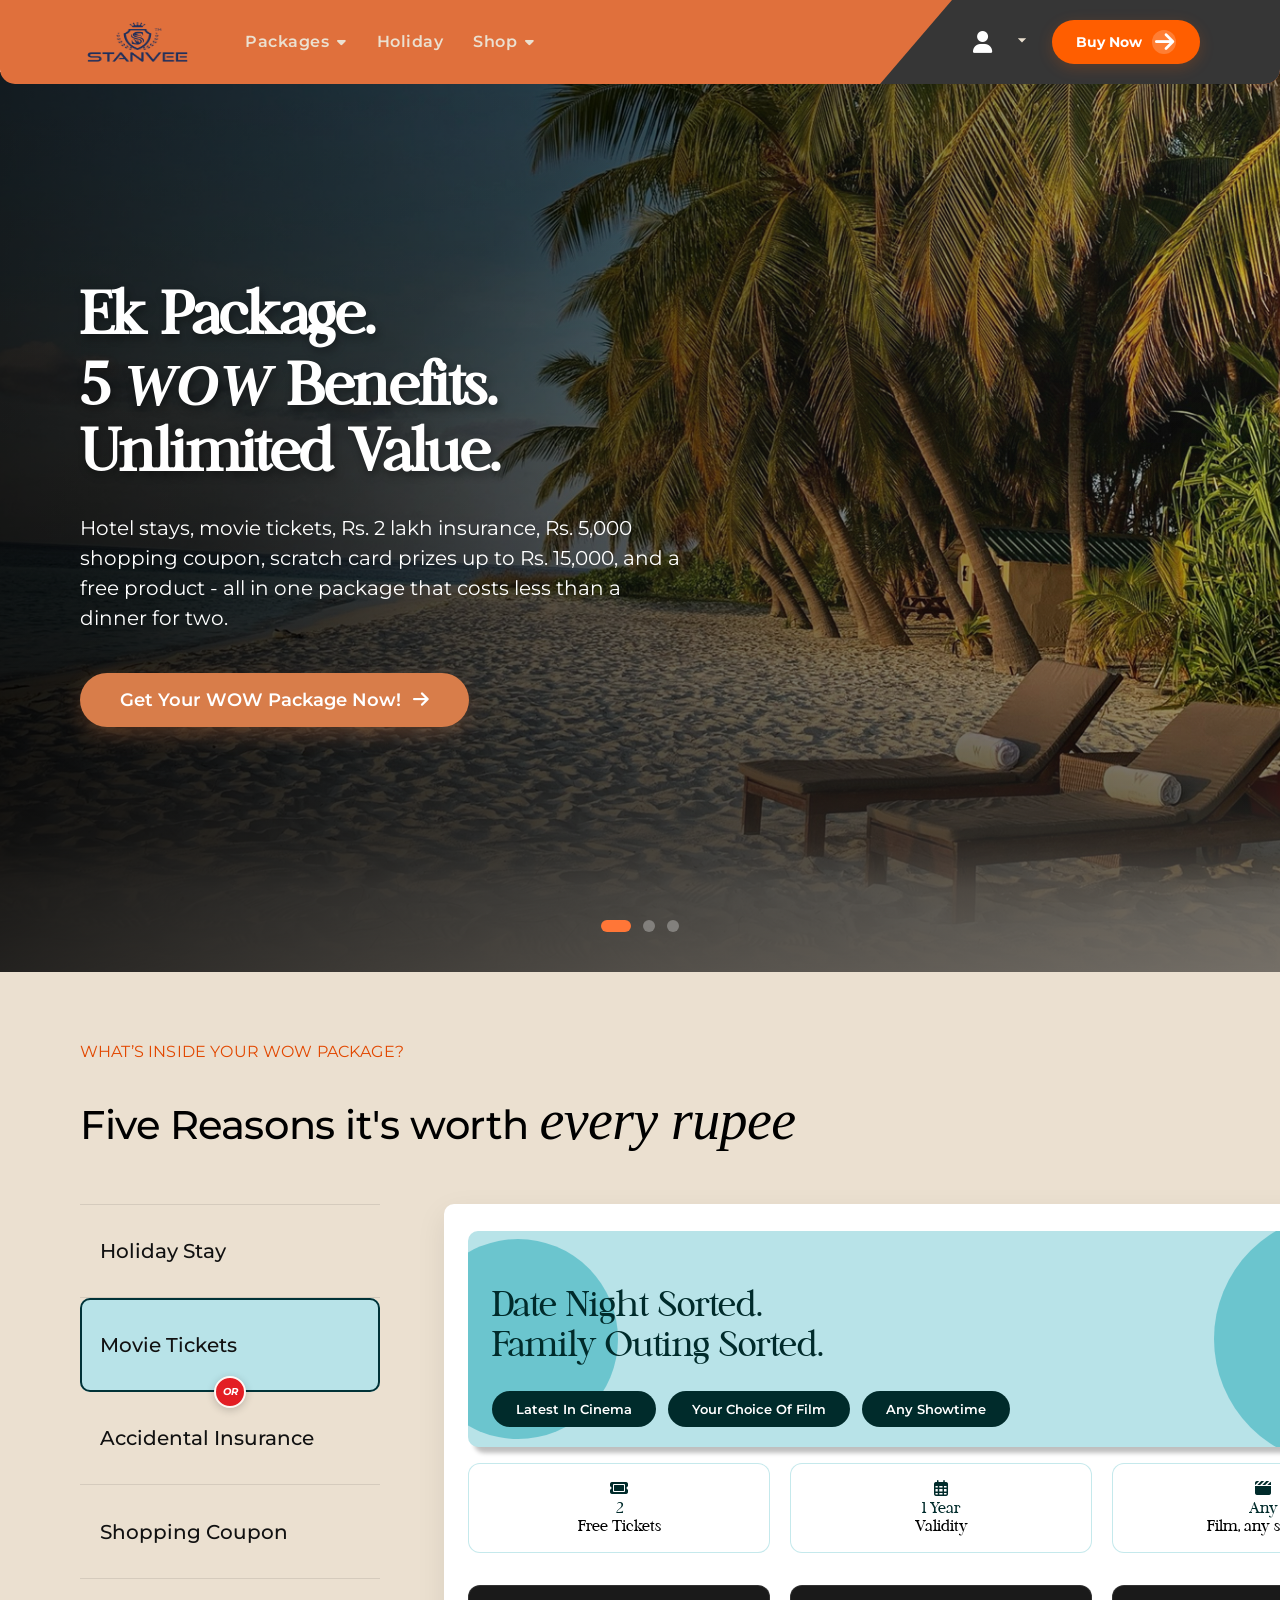
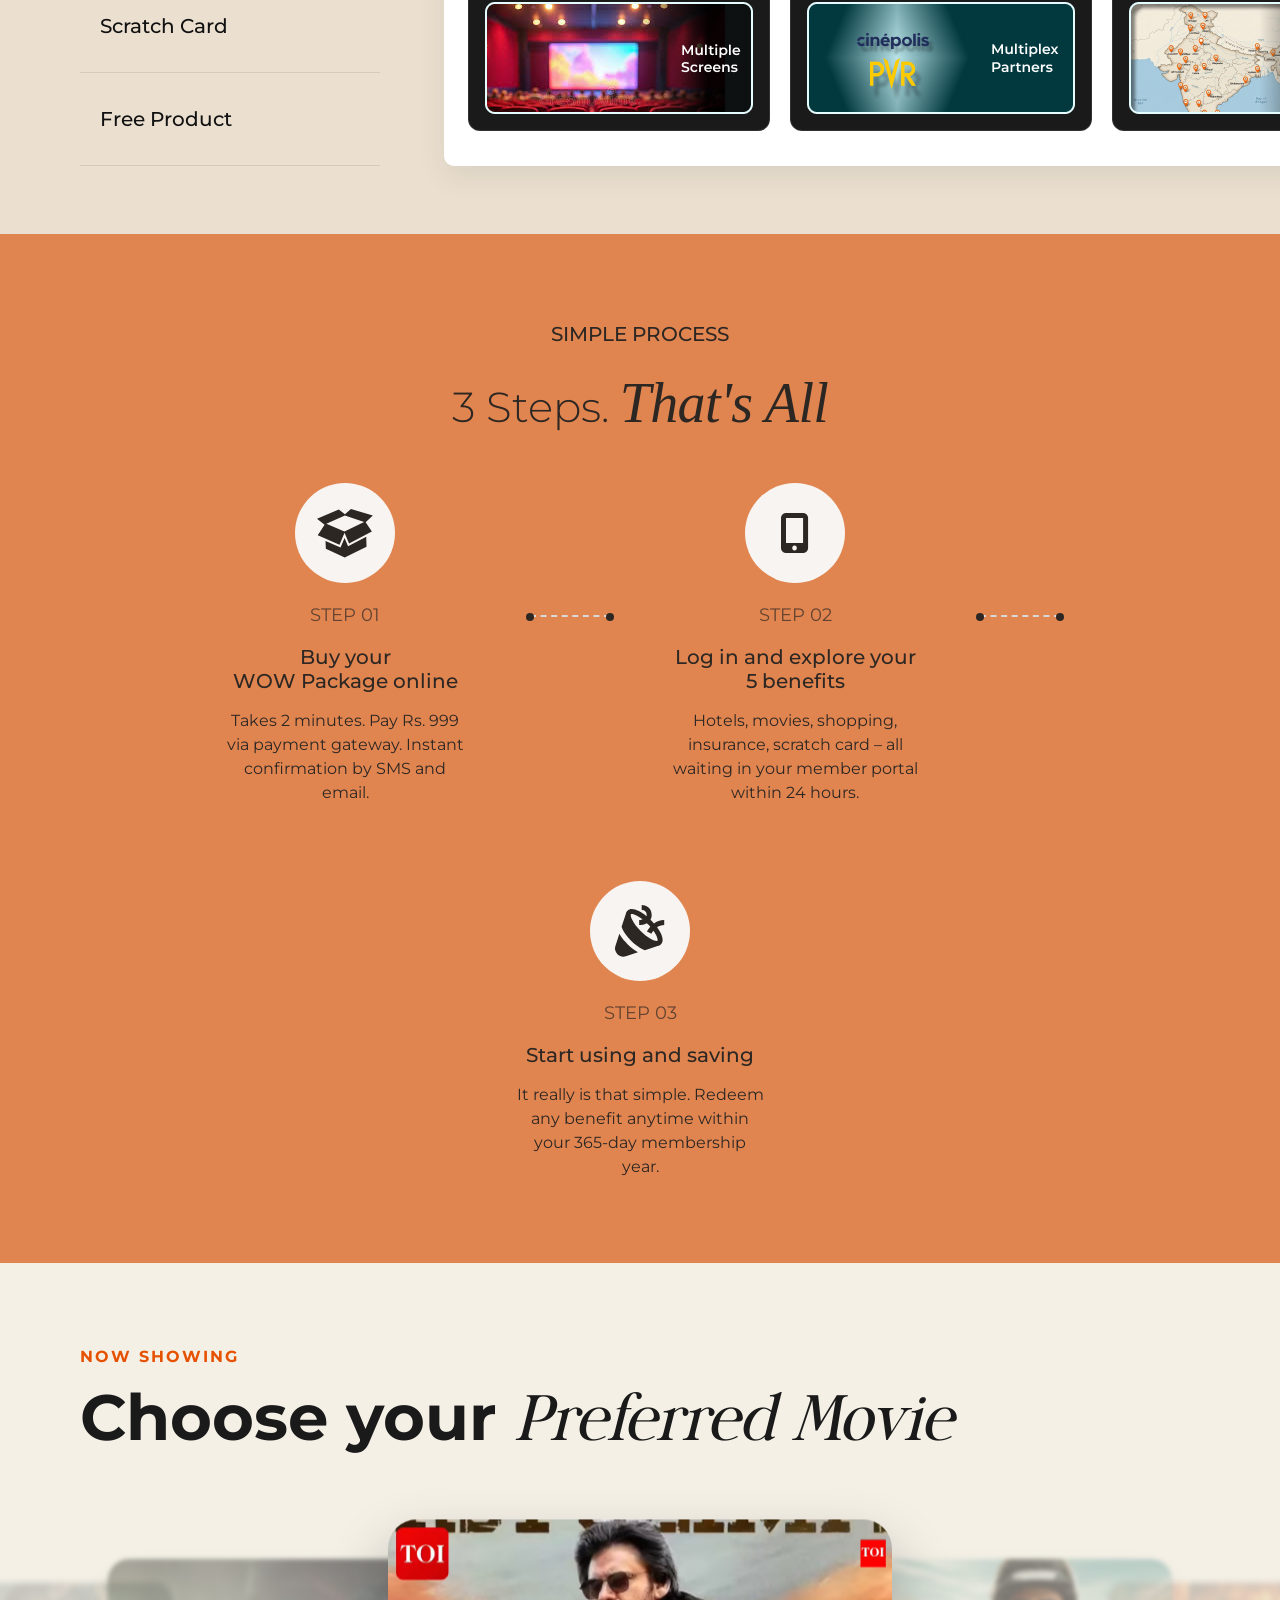
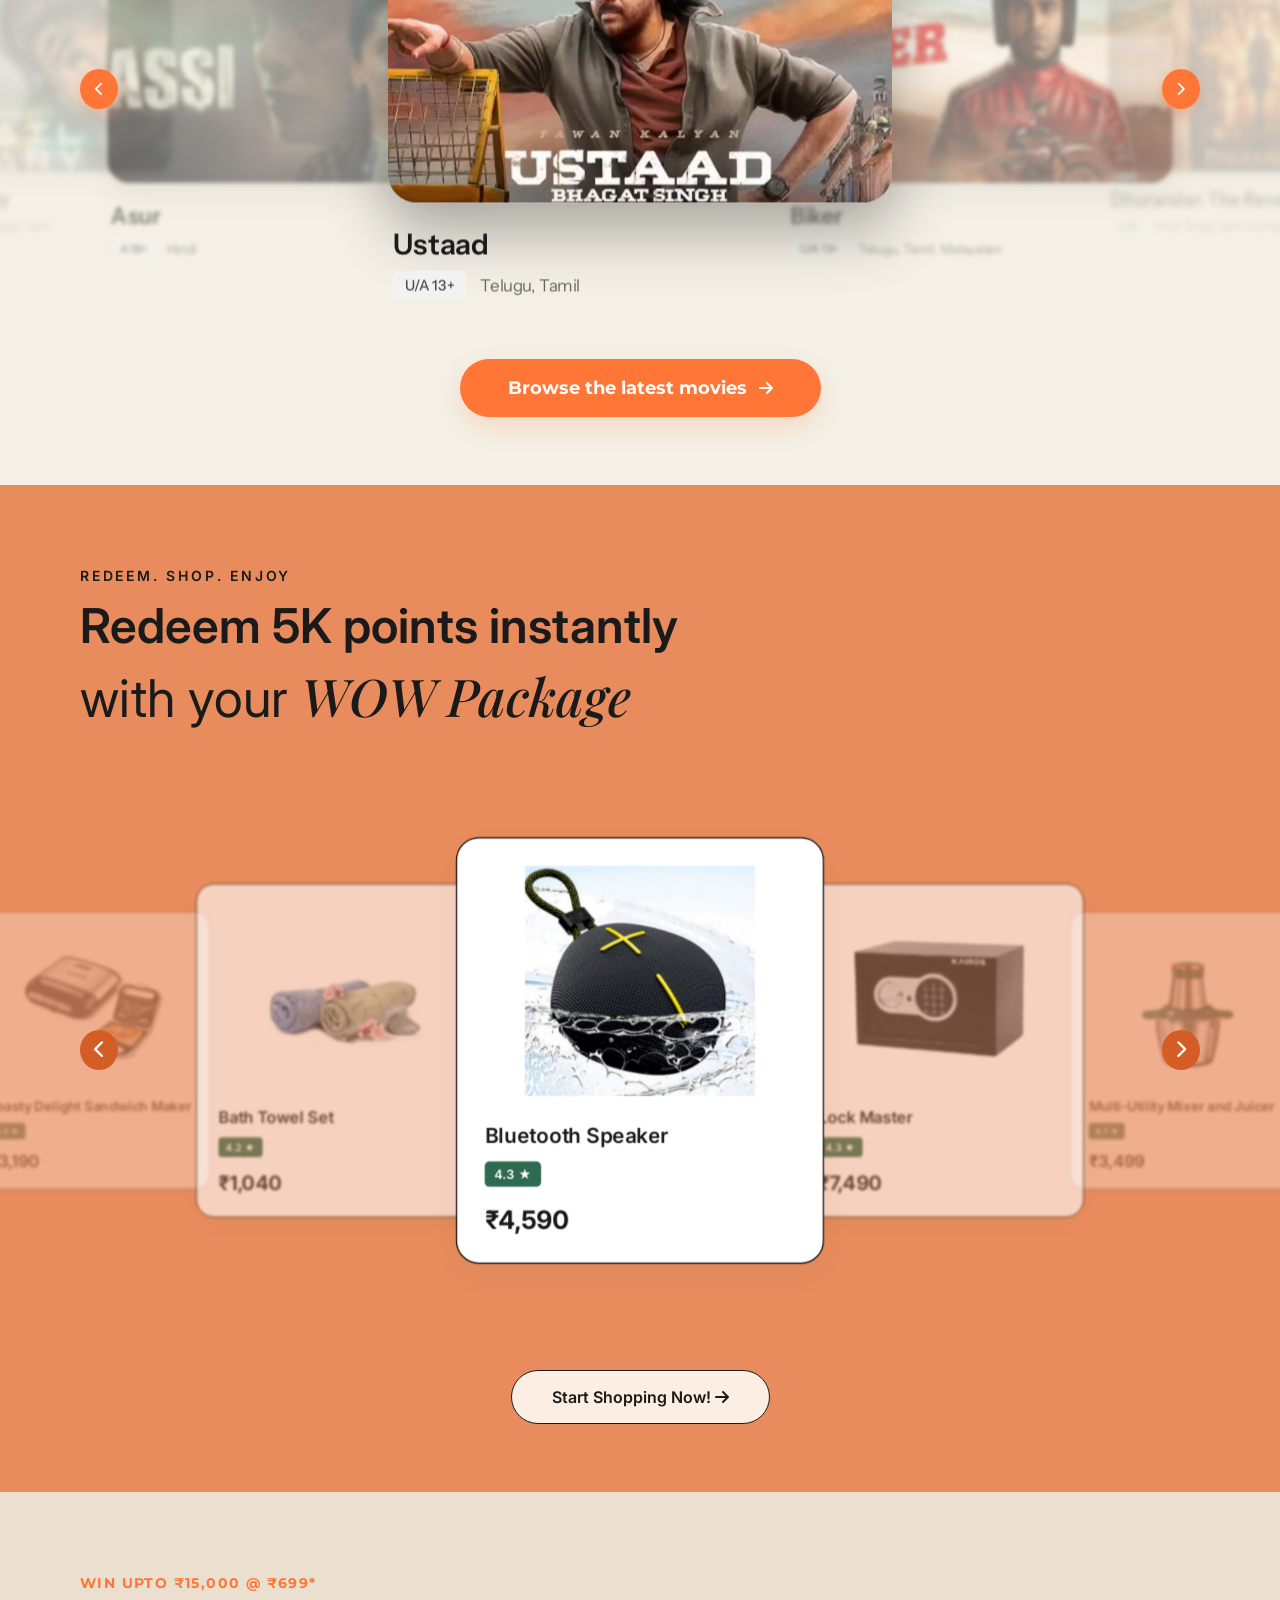
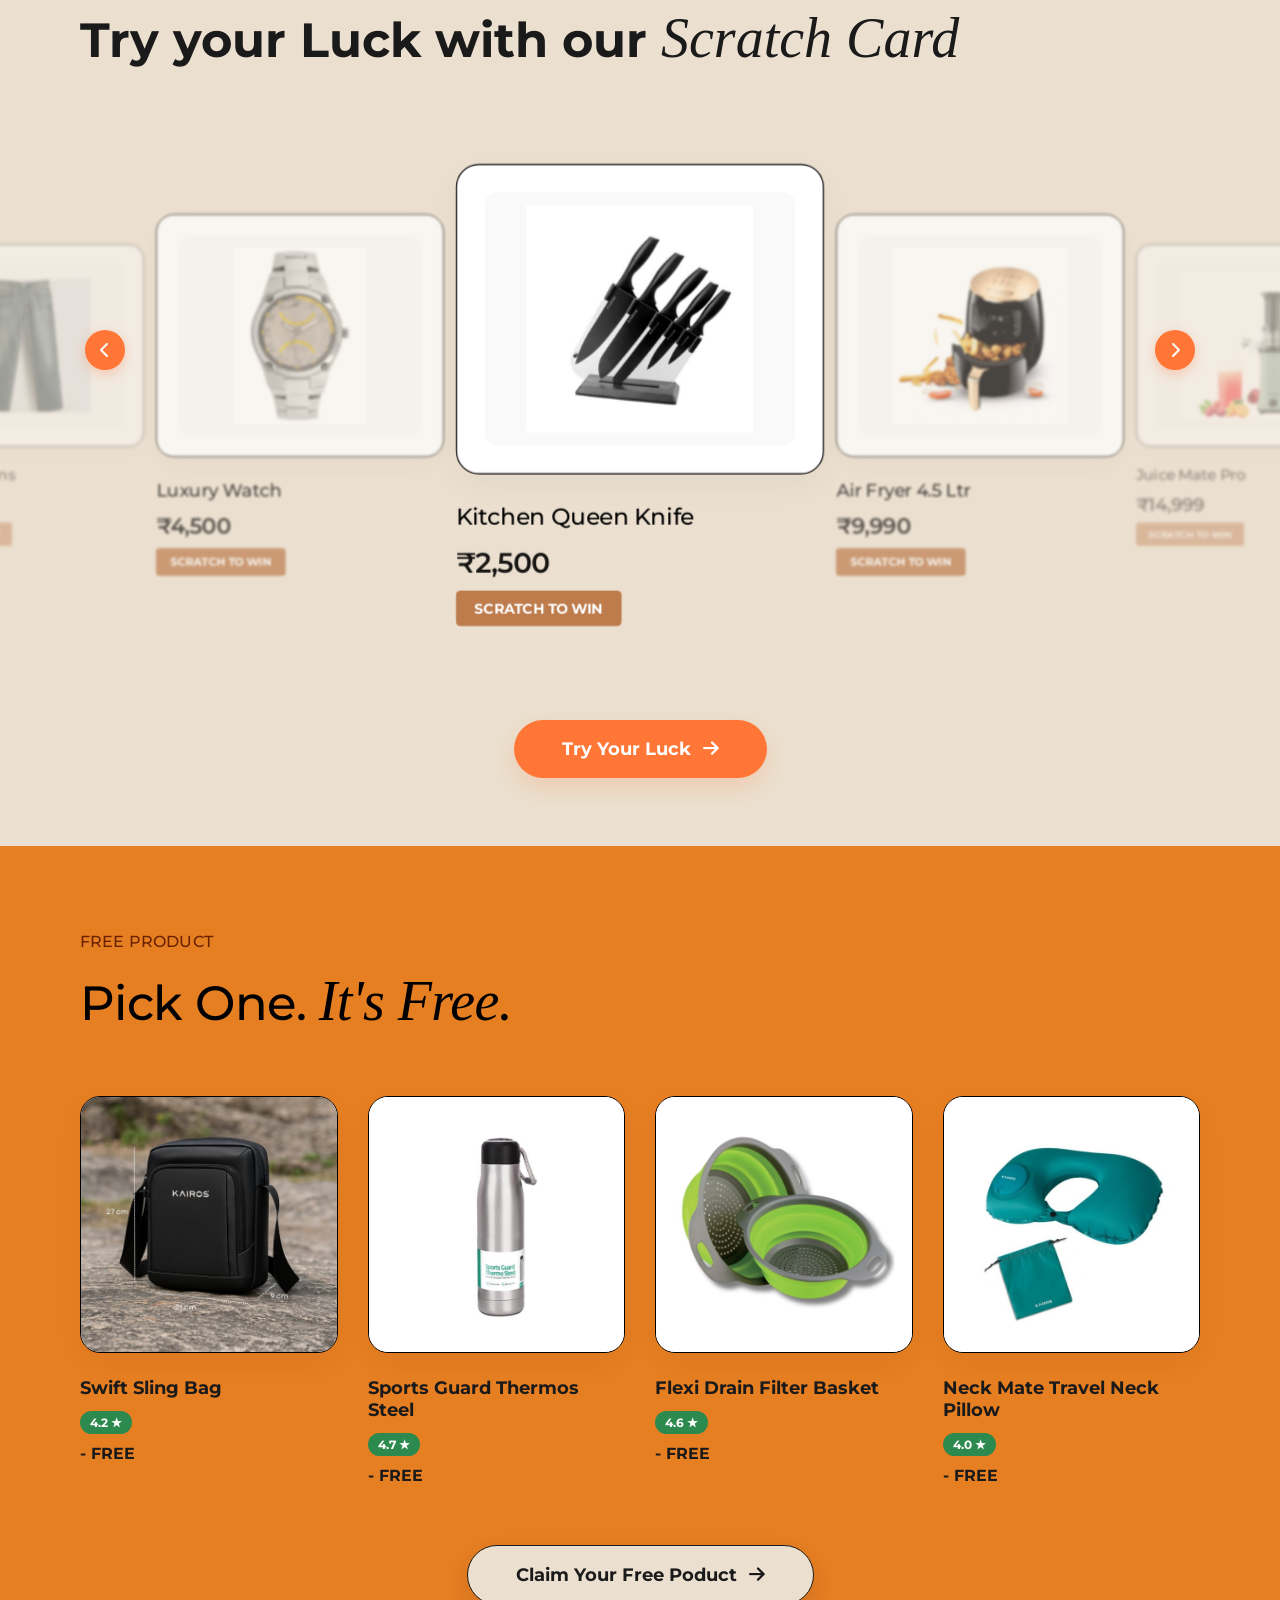
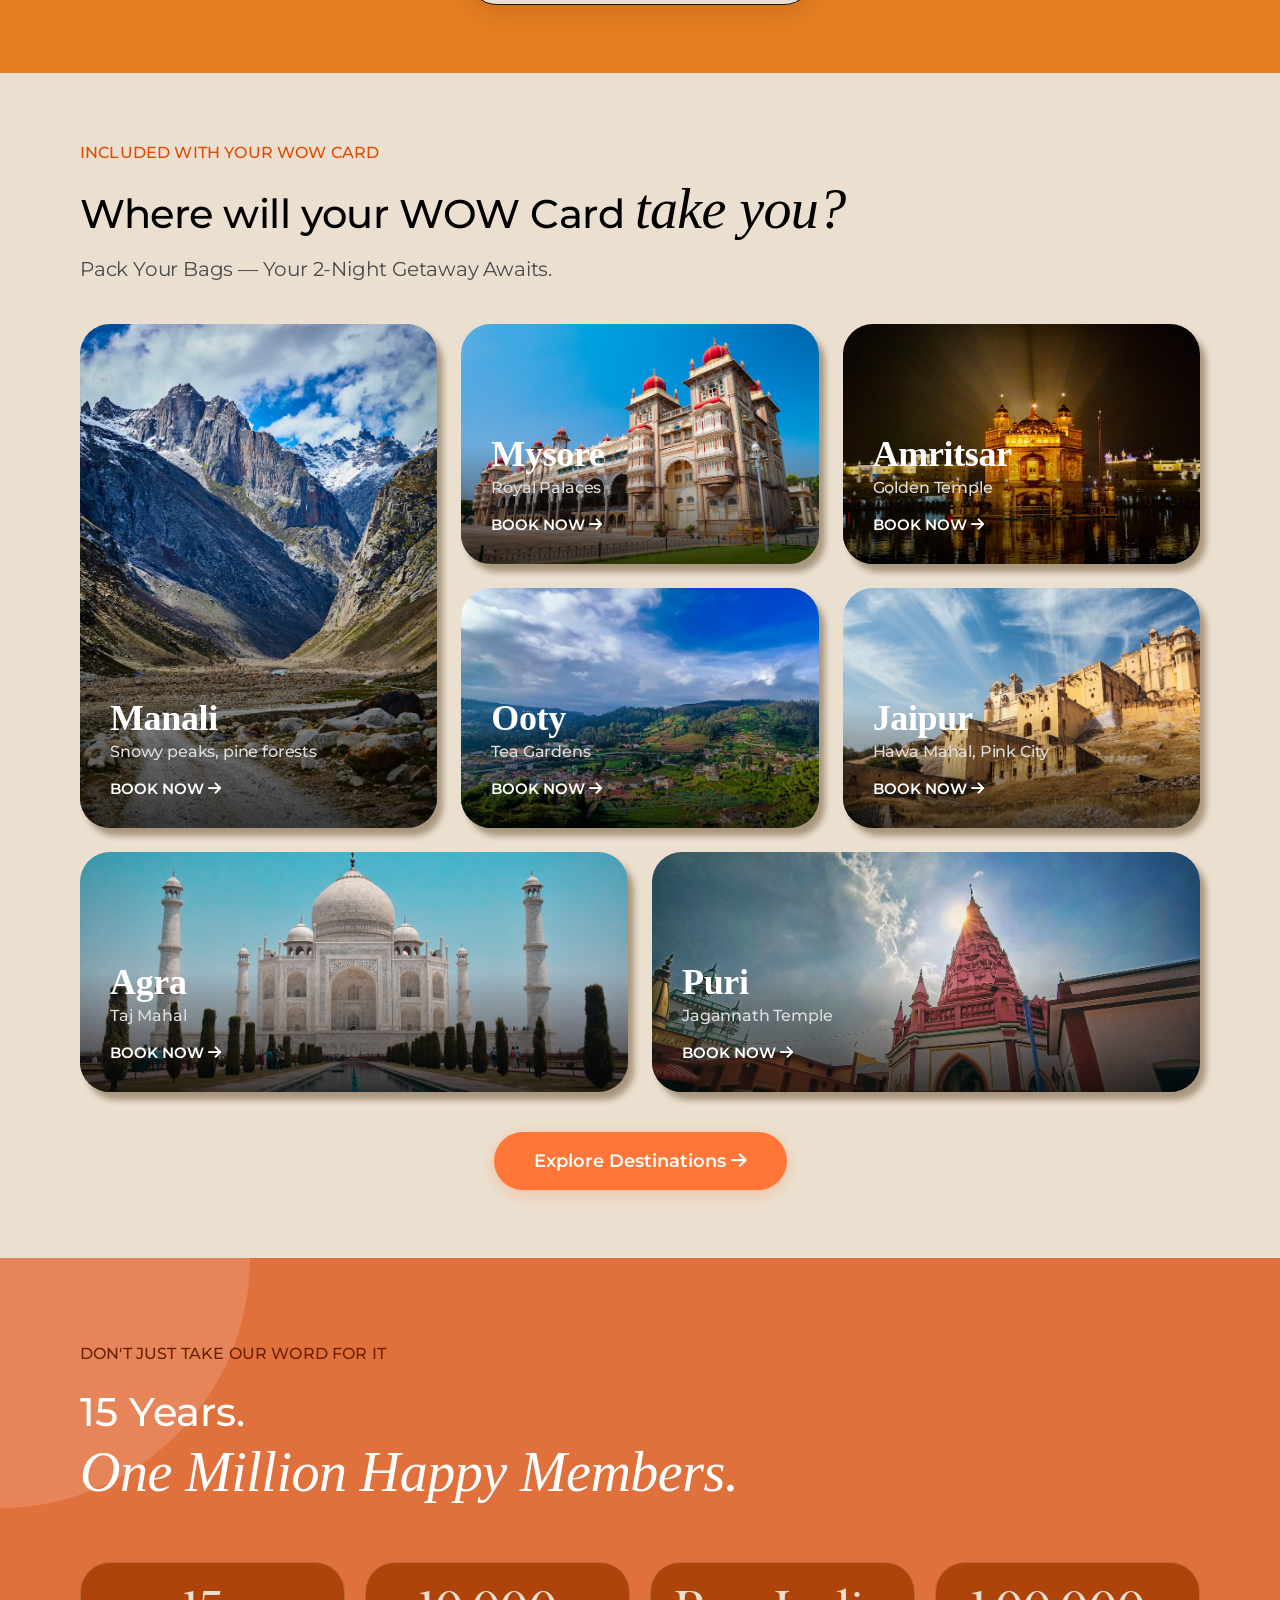
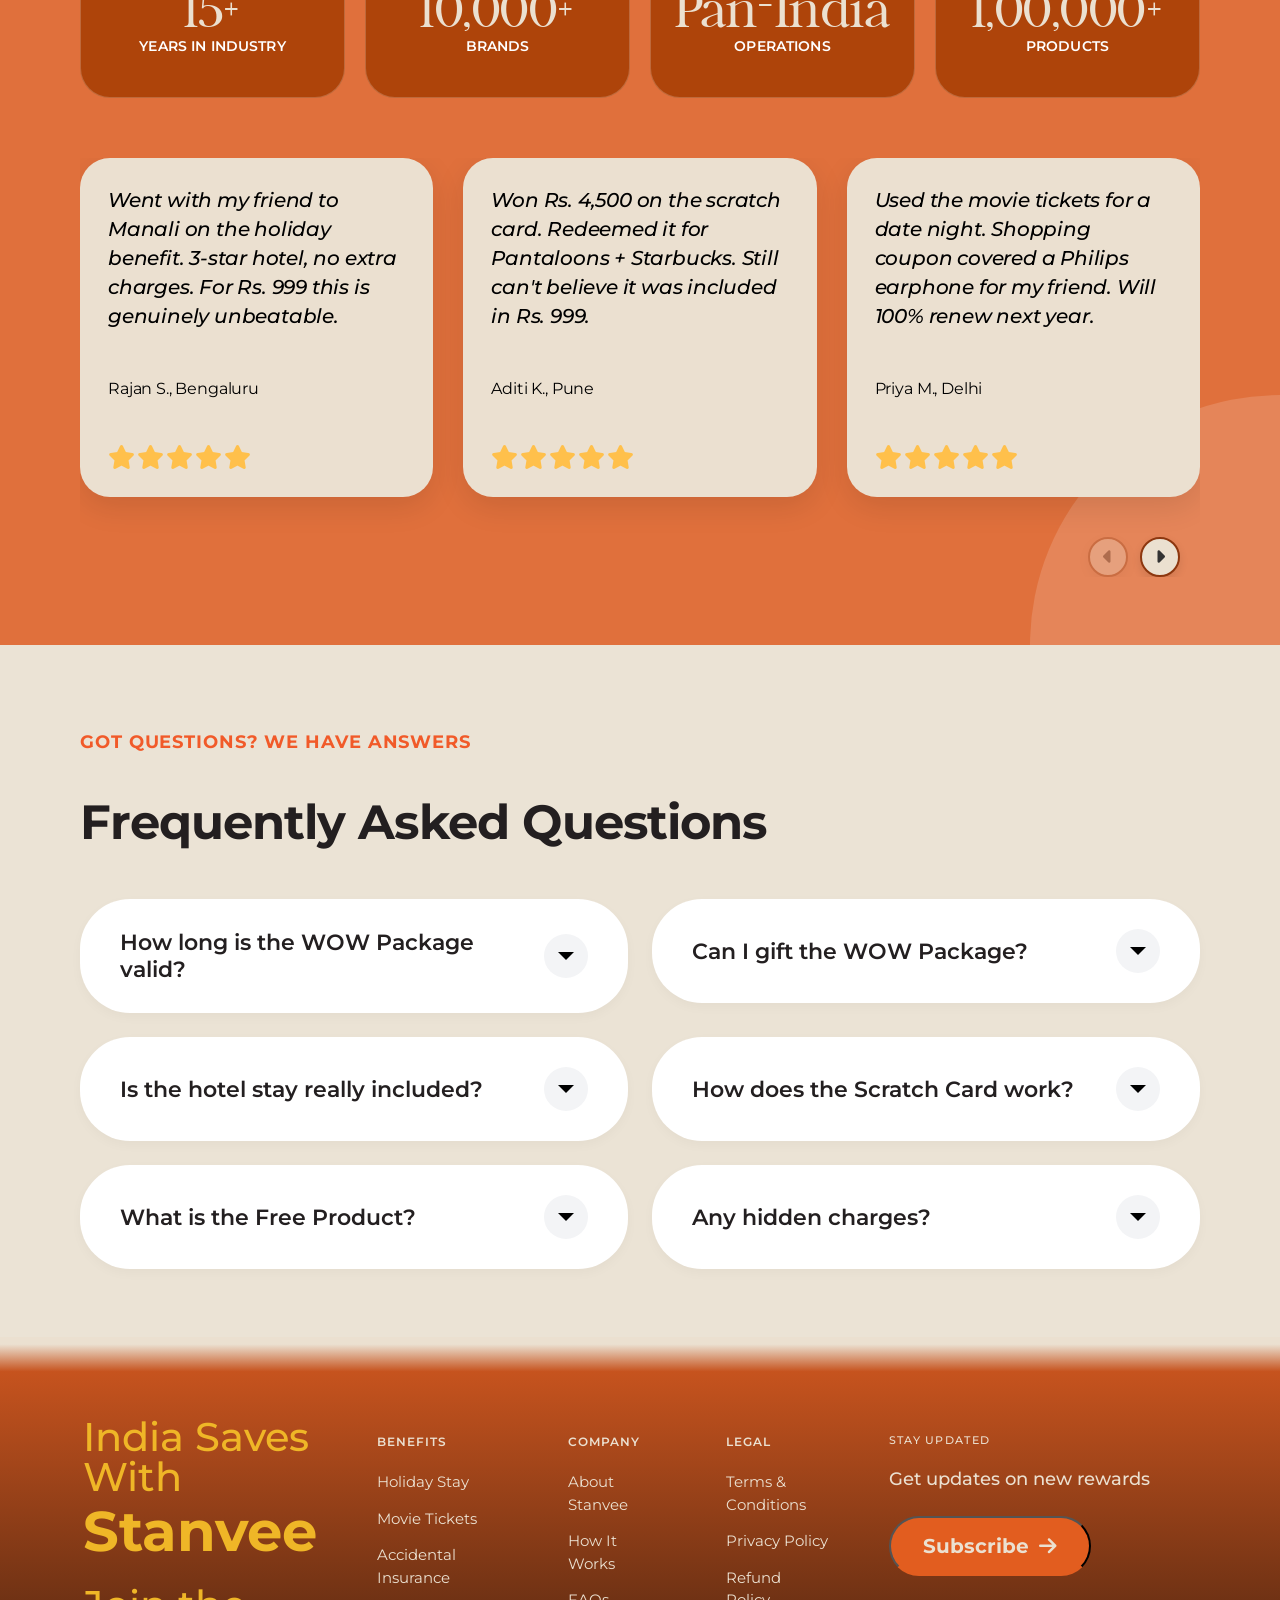
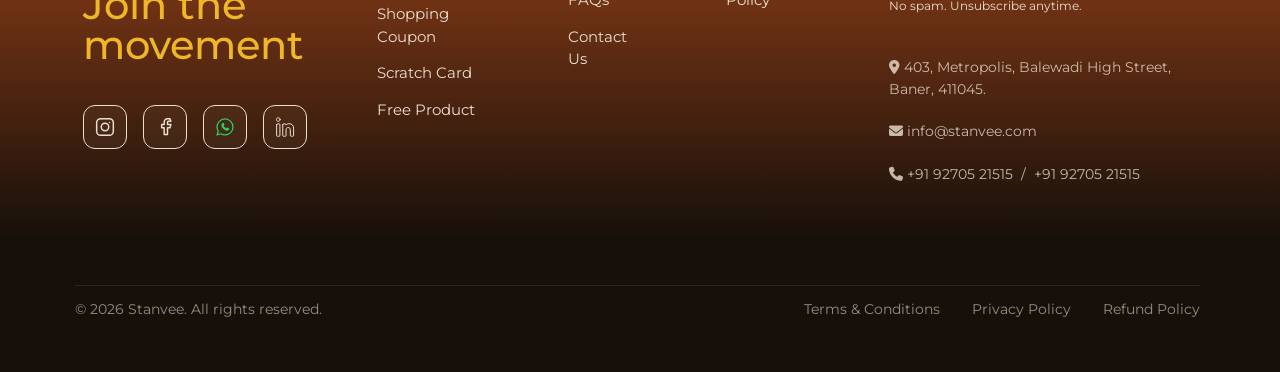
<file: WOW_Landing_Page_V2_new/WOW_Landing_Page_V2_new/WOW_Landing_Page_V2/index.html>
<!DOCTYPE html>
<html lang="en">

<head>
    <meta charset="UTF-8">
    <meta name="viewport" content="width=device-width, initial-scale=1.0">
    <title>WOW Landing Page</title>
    <link rel="stylesheet" href="style.css?v=5">


    <!-- Font Awesome -->
    <link rel="stylesheet" href="https://cdnjs.cloudflare.com/ajax/libs/font-awesome/6.5.0/css/all.min.css">

    <!-- Google Fonts -->
    <link rel="preconnect" href="https://fonts.googleapis.com">
    <link rel="preconnect" href="https://fonts.gstatic.com" crossorigin>
    <link href="https://fonts.googleapis.com/css2?family=Instrument+Sans:ital,wght@0,400..700;1,400..700&family=Montserrat:ital,wght@0,100..900;1,100..900&family=Inter:wght@400;600;700&family=Playfair+Display:ital,wght@0,400..900;1,400..900&display=swap"
        rel="stylesheet">
</head>

<body>
    <header>
        <div class="header-container">
            <!-- Logo -->
            <div class="logo">
                <img src="wow_page_images/logo.png" alt="Logo">
            </div>

            <!-- Header Notch for Mobile -->
            <!-- <div class="header-notch"></div> -->

            <!-- Navigation -->
            <nav id="nav">
                <div class="dropdown">
                    <a href="#" class="dropbtn">Packages <i class="fas fa-caret-down"></i></a>
                    <div class="dropdown-content">
                        <a href="https://wow.stanvee.com/">WOW Package</a>
                        <a href="https://stanvee.com/full_tank_detail.asp">Full Tank Card</a>
                        <a href="https://stanvee.com/royal_package.asp">Royal Package</a>
                    </div>
                </div>
                <a href="https://holiday.stanvee.com/">Holiday</a>
                <div class="dropdown">
                    <a href="#" class="dropbtn">Shop <i class="fas fa-caret-down"></i></a>
                    <div class="dropdown-content">
                        <a href="https://shop.stanvee.com/">Shop</a>
                        <a href="https://brandstore.stanveeservices.com/">Brand Store</a>
                    </div>
                </div>
                <!-- <a href="https://movie.stanvee.com/">Movies</a>
                <a href="https://wow.stanvee.com/insurance.aspx">Insurance</a>
                <a href="https://wow.stanvee.com/ScratchCard.aspx">Scratch Card</a> -->
                <!-- <a href="https://wow.stanvee.com/freeProduct.aspx">Free Product</a> -->
            </nav>

            <!-- Right Section -->
            <div class="right-section">
                <i class="fas fa-user"></i>
                <span>
                    <svg width="20" height="20" viewBox="0 0 20 20" fill="none" xmlns="http://www.w3.org/2000/svg">
                        <path d="M5.83325 8.33333L9.99992 12.5L14.1666 8.33333H5.83325Z" fill="#EBE0D0" />
                    </svg>
                </span>
                <a href="https://wow.stanvee.com/MM_Voucher.aspx" class="buy-now-btn">Buy Now <span><i
                            class="fas fa-arrow-right"></i></span></a>

            </div>

            <!-- Menu Toggle for Mobile -->
            <div class="menu-toggle" id="menuToggle">
                <i class="fas fa-bars"></i>
            </div>
        </div>
    </header>

    <!-- Side Drawer for Mobile -->
    <div class="side-drawer" id="sideDrawer">
        <div class="drawer-header">
            <div class="logo">
                <img src="wow_page_images/logo.png" alt="Logo">
            </div>
            <div class="close-drawer" id="closeDrawer">
                <i class="fas fa-times"></i>
            </div>
        </div>
        <div class="drawer-nav">
            <div class="drawer-dropdown">
                <div class="drawer-dropbtn">Packages <i class="fas fa-caret-down"></i></div>
                <div class="drawer-dropdown-content">
                    <a href="https://wow.stanvee.com/">WOW Package</a>
                    <a href="https://stanvee.com/full_tank_detail.asp">Full Tank Card</a>
                    <a href="https://stanvee.com/royal_package.asp">Royal Package</a>
                </div>
            </div>
            <a href="https://holiday.stanvee.com/">Holiday</a>
            <div class="drawer-dropdown">
                <div class="drawer-dropbtn">Shop <i class="fas fa-caret-down"></i></div>
                <div class="drawer-dropdown-content">
                    <a href="https://shop.stanvee.com/">Shop</a>
                    <a href="https://brandstore.stanveeservices.com/">Brand Store</a>
                </div>
            </div>
            <a href="https://movie.stanvee.com/">Movies</a>
            <a href="https://wow.stanvee.com/insurance.aspx">Insurance</a>
            <a href="https://wow.stanvee.com/ScratchCard.aspx">Scratch Card</a>
            <a href="https://wow.stanvee.com/freeProduct.aspx">Free Product</a>
        </div>
        <button class="cta-btn drawer-cta">
            <a href="https://wow.stanvee.com/MM_Voucher.aspx">Get WOW Card Now!</a>
        </button>
        <div class="drawer-footer" style="display: none;">
            <div class="drawer-socials">
                <i class="fas fa-user"></i>
            </div>
        </div>
    </div>
    <div class="drawer-overlay" id="drawerOverlay"></div>

    <section class="hero-section">
        <div class="hero-slider">
            <div class="hero-track">

                <!-- Slide 1: Ek Package 5 WOW Benefits. -->
                <div class="hero-slide active" style="background-image: url('wow_page_images/hero_slide1.png');">
                    <div class="hero-overlay"></div>
                    <div class="hero-container">
                        <div class="hero-main-container">
                            <div class="hero-content">
                                <h1 class="hero-heading">
                                    <span>Ek Package.</span><br>
                                    <span>5 <span class="white-italic">WOW </span> Benefits.</span><br>
                                    <span>Unlimited Value.</span>
                                </h1>
                                <p class="hero-desc">
                                    Hotel stays, movie tickets, Rs. 2 lakh insurance, Rs. 5,000 shopping coupon, scratch card prizes up to Rs. 15,000, and a free product - all in one package that costs less than a dinner for two.
                                </p>
                                <div class="hero-cta-wrapper">
                                    <button class="cta-btn">
                                        <a href="https://wow.stanvee.com/MM_Voucher.aspx" target="_blank">Get Your WOW
                                            Package Now! <span><i class="fas fa-arrow-right"></i></span></a>
                                    </button>
                                </div>
                            </div>
                        </div>
                    </div>
                </div>

                <!-- Slide 2: Watch More. Win More -->
                <div class="hero-slide" style="background-image: url('wow_page_images/hero_slide2.png');">
                    <div class="hero-overlay"></div>
                    <div class="hero-container">
                        <div class="hero-main-container">
                            <div class="hero-content">
                                <h1 class="hero-heading">
                                    <span>Watch More. Win More. </span><br>
                                    <span>Spend Nothing.</span>
                                </h1>
                                <p class="hero-desc">
                                    Step into the theatre and enjoy your favorite films with two free movie tickets included in your WOW package.
                                    <br /><br /> Or take your shot at winning premium products. Every scratch card brings you closer to rewards worth up to ₹15,000—because luck should pay off
                                </p>
                                <div class="hero-cta-wrapper">
                                    <button class="cta-btn">
                                        <a href="https://wow.stanvee.com/MM_Voucher.aspx" target="_blank">Get Your WOW
                                            Package Now! <span><i class="fas fa-arrow-right"></i></span></a>
                                    </button>
                                </div>
                            </div>
                        </div>
                    </div>
                </div>

                <!-- Slide 3: Shop More. Spend Less -->
                <div class="hero-slide" style="background-image: url('wow_page_images/hero_slide3.png');">
                    <div class="hero-overlay"></div>
                    <div class="hero-container">
                        <div class="hero-main-container">
                            <div class="hero-content">
                                <h1 class="hero-heading">
                                    <span>Experience Unlimited</span><br>
                                    <span>Value with <span class="white-italic">WOW</span> Benefits.</span>
                                </h1>
                                <p class="hero-desc">
                                    Unlock premium value and exclusive rewards with the WOW Package membership today. Shop, watch, and enjoy more while spending significantly less.
                                </p>
                                <div class="hero-cta-wrapper">
                                    <button class="cta-btn">
                                        <a href="https://wow.stanvee.com/MM_Voucher.aspx" target="_blank">Get Your WOW
                                            Package Now! <span><i class="fas fa-arrow-right"></i></span></a>
                                    </button>
                                </div>
                            </div>
                        </div>
                    </div>
                </div>

            </div>

            <!-- Slider Navigation -->
            <div class="hero-pagination">
                <span class="dot active" onclick="currentSlide(0)"></span>
                <span class="dot" onclick="currentSlide(1)"></span>
                <span class="dot" onclick="currentSlide(2)"></span>
            </div>

        </div>
    </section>

    <section class="section2 wow-section">
        <div class="wow-header">
            <p class="wow-subheading">WHAT’S INSIDE YOUR WOW PACKAGE?</p>
            <h2 class="wow-heading">
                Five Reasons it's worth <span class="italic-serif">every rupee</span>
            </h2>
        </div>

        <div class="wow-container">
            <div class="wow-accordion">
                <div class="wow-item" data-target="stay">Holiday Stay</div>
                <div class="wow-item active" data-target="movies">Movie Tickets</div>
                <div class="or"><i>OR</i></div>
                <div class="wow-item" data-target="insurance">Accidental Insurance</div>
                <div class="wow-item" data-target="shopping">Shopping Coupon</div>
                <div class="wow-item" data-target="scratch">Scratch Card</div>
                <div class="wow-item" data-target="product">Free Product</div>
            </div>

            <div class="wow-content">
                <div class="content-panel" id="stay">
                    <div class="revamped-panel theme-yellow">
                        <div class="mobile-panel-info">
                            <div class="category-icon-wrapper"><svg width="56" height="56" viewBox="0 0 56 56" fill="none" xmlns="http://www.w3.org/2000/svg">
                                    <path
                                        d="M0 16C0 7.16344 7.16344 0 16 0H40C48.8366 0 56 7.16344 56 16V40C56 48.8366 48.8366 56 40 56H16C7.16344 56 0 48.8366 0 40V16Z"
                                        fill="#FFF3D5" />
                                    <path
                                        d="M27.9996 14.2227C20.1596 14.2227 13.7773 19.8049 13.7773 26.6671C13.7773 33.5293 20.1596 39.1115 27.9996 39.1115C29.4664 39.1098 30.926 38.9064 32.3374 38.5071L37.2529 41.636C37.4511 41.7629 37.6914 41.8062 37.9214 41.7562C38.1513 41.7062 38.3521 41.5671 38.4796 41.3693C38.5878 41.2312 38.6528 41.0642 38.6663 40.8893V34.9071C39.7785 33.8401 40.666 32.5614 41.2766 31.1463C41.8873 29.7312 42.2086 28.2082 42.2218 26.6671C42.2218 19.8049 35.8396 14.2227 27.9996 14.2227ZM38.524 28.0004H31.1196C31.0697 28.0009 31.0204 28.0113 30.9746 28.0312C30.9288 28.051 30.8874 28.0798 30.8529 28.116L26.1418 33.1293C26.109 33.1651 26.0692 33.1939 26.0249 33.2138C25.9806 33.2336 25.9326 33.2442 25.884 33.2448H23.724C23.6633 33.2444 23.6036 33.2287 23.5504 33.1993C23.4972 33.1699 23.4522 33.1277 23.4195 33.0764C23.3869 33.0252 23.3675 32.9666 23.3632 32.906C23.359 32.8453 23.37 32.7846 23.3952 32.7293L25.5907 28.0004H18.6307C18.5648 27.9989 18.5005 27.9801 18.4443 27.9457C18.3881 27.9114 18.342 27.8628 18.3107 27.8048L15.9107 23.3604H17.5462C17.612 23.3614 17.6768 23.3762 17.7365 23.4037C17.7962 23.4313 17.8495 23.471 17.8929 23.5204L19.2796 25.0226C19.3144 25.0659 19.3595 25.0999 19.4106 25.1216C19.4618 25.1433 19.5175 25.1521 19.5729 25.1471L25.0663 24.8093L23.2885 21.6538H25.8574C25.958 21.6521 26.0559 21.6868 26.1329 21.7515L29.4485 24.4448L35.3952 24.1337C35.6872 24.1137 35.9804 24.1529 36.2569 24.2492C36.5334 24.3454 36.7875 24.4966 37.004 24.6937L39.1996 26.676C39.2967 26.7987 39.3566 26.9468 39.372 27.1027C39.3875 27.2585 39.3579 27.4154 39.2867 27.5549C39.2156 27.6944 39.1059 27.8105 38.9707 27.8895C38.8355 27.9685 38.6805 28.007 38.524 28.0004Z"
                                        fill="#201700" />
                                </svg>
                            </div>
                            <div class="category-text">
                                <div class="category-title">Holiday Stay</div>
                                <div class="category-subtitle">2N/3D · 3 Star+ Hotels · India-Wide</div>
                            </div>
                        </div>

                        <div class="revamped-banner">
                            <div class="banner-content">
                                <h3>
                                    <span class="hide-mobile">From Manali to Mysore. Jaipur to Puri<br>Your escape is
                                        already paid
                                        for.</span>
                                    <span class="hide-desktop">Travel India - Your trip is on us</span>
                                </h3>
                                <div class="tags">
                                    <span class="tag">3 Star+ Hotels</span>
                                    <span class="tag">2 Nights & 3 Days</span>
                                    <span class="tag">60+ Holiday Destinations</span>
                                </div>
                            </div>
                        </div>
                        <div class="feature-grid">
                            <div class="feature-card">

                                <i class="fas fa-users"></i>
                                <div class="details">
                                    <div class="feature-value">Family</div>
                                    <div class="feature-label">2 Adults + 2 children</div>
                                </div>
                            </div>
                            <div class="feature-card">
                                <i class="fas fa-utensils"></i>
                                <div class="details">
                                    <div class="feature-value">₹1,000</div>
                                    <div class="feature-label">Food Coupon</div>
                                </div>
                            </div>
                            <div class="feature-card">
                                <i class="fas fa-umbrella-beach"></i>
                                <div class="details">
                                    <div class="feature-value">@Rs/- 1999 </br>
                                        at the time of Booking</div>

                                </div>
                            </div>
                        </div>

                        <div class="asset-grid">
                            <div class="asset-grid-inner"><button class="asset-grid-btn" onclick="document.getElementById('holiday-section').scrollIntoView({behavior: 'smooth'})">Click
                                    to
                                    Explore More <i class="fas fa-arrow-right"></i></button></div>
                            <div class="asset-card">
                                <img src="wow_page_images/beach_retreat.png">
                            </div>
                            <div class="asset-card">
                                <img src="wow_page_images/hill_side.png">
                            </div>
                            <div class="asset-card">
                                <img src="wow_page_images/cultural_cities.png">
                            </div>
                        </div>
                        <button class="explore-btn mobile-only-btn" onclick="document.getElementById('holiday-section').scrollIntoView({behavior: 'smooth'})">Click
                            to Explore
                            More <i class="fas fa-chevron-right"></i></button>
                    </div>
                </div>

                <div class="content-panel active" id="movies">
                    <div class="revamped-panel theme-movies">
                        <div class="mobile-panel-info">
                            <div class="category-icon-wrapper"><svg width="56" height="56" viewBox="0 0 56 56" fill="none" xmlns="http://www.w3.org/2000/svg">
                                    <path
                                        d="M0 16C0 7.16344 7.16344 0 16 0H40C48.8366 0 56 7.16344 56 16V40C56 48.8366 48.8366 56 40 56H16C7.16344 56 0 48.8366 0 40V16Z"
                                        fill="#E6FDFF" />
                                    <path
                                        d="M17.333 32.0003H19.9997C20.7069 32.0003 21.3852 32.2813 21.8853 32.7814C22.3854 33.2815 22.6663 33.9597 22.6663 34.667V37.3337H23.9997V34.667C23.9997 33.9597 24.2806 33.2815 24.7807 32.7814C25.2808 32.2813 25.9591 32.0003 26.6663 32.0003H29.333C30.0403 32.0003 30.7185 32.2813 31.2186 32.7814C31.7187 33.2815 31.9997 33.9597 31.9997 34.667V37.3337H33.333V34.667C33.333 33.9597 33.614 33.2815 34.1141 32.7814C34.6142 32.2813 35.2924 32.0003 35.9997 32.0003H38.6663C39.3736 32.0003 40.0519 32.2813 40.552 32.7814C41.0521 33.2815 41.333 33.9597 41.333 34.667V37.3337H42.6663V41.3337H13.333V37.3337H14.6663V34.667C14.6663 33.9597 14.9473 33.2815 15.4474 32.7814C15.9475 32.2813 16.6258 32.0003 17.333 32.0003ZM26.6663 21.3337L31.9997 25.3337L26.6663 29.3337V21.3337ZM17.333 14.667H38.6663C39.3736 14.667 40.0519 14.9479 40.552 15.448C41.0521 15.9481 41.333 16.6264 41.333 17.3337V30.0537C40.5253 29.5776 39.6039 29.3289 38.6663 29.3337V17.3337H17.333V29.3337C16.3597 29.3337 15.453 29.587 14.6663 30.0537V17.3337C14.6663 16.6264 14.9473 15.9481 15.4474 15.448C15.9475 14.9479 16.6258 14.667 17.333 14.667Z"
                                        fill="#003237" />
                                </svg>
                            </div>
                            <div class="category-text">
                                <div class="category-title">Movie Tickets</div>
                                <div class="category-subtitle">2 tickets · Any Show · Any Cinema</div>
                            </div>
                        </div>

                        <div class="revamped-banner">
                            <div class="banner-content">
                                <h3>Date Night Sorted.<br>Family Outing Sorted.</h3>
                                <div class="tags">
                                    <span class="tag">Latest in Cinema</span>
                                    <span class="tag">Your Choice of Film</span>
                                    <span class="tag">Any Showtime</span>
                                </div>
                            </div>
                        </div>
                        <div class="feature-grid">
                            <div class="feature-card">
                                <i class="fas fa-ticket"></i>
                                <div class="details">
                                    <div class="feature-value">2</div>
                                    <div class="feature-label">Free Tickets</div>
                                </div>
                            </div>
                            <div class="feature-card">
                                <i class="far fa-calendar-alt"></i>
                                <div class="details">
                                    <div class="feature-value">1 Year</div>
                                    <div class="feature-label">Validity</div>
                                </div>
                            </div>
                            <div class="feature-card">
                                <i class="fas fa-clapperboard"></i>
                                <div class="details">
                                    <div class="feature-value">Any</div>
                                    <div class="feature-label">Film, any screen</div>
                                </div>
                            </div>
                        </div>

                        <div class="asset-grid">
                            <div class="asset-grid-inner"><button class="asset-grid-btn" onclick="document.getElementById('movies-section').scrollIntoView({behavior: 'smooth'})">Click
                                    to
                                    Explore More <i class="fas fa-arrow-right"></i></button></div>
                            <div class="asset-card">
                                <img src="wow_page_images/multiple_screens.png">
                            </div>
                            <div class="asset-card">
                                <img src="wow_page_images/muliplex_partners.png">
                            </div>
                            <div class="asset-card">
                                <img src="wow_page_images/nationwide_coverage.png">
                            </div>
                        </div>


                        <button class="explore-btn mobile-only-btn" onclick="document.getElementById('movies-section').scrollIntoView({behavior: 'smooth'})">Click
                            to Explore
                            More <i class="fas fa-chevron-right"></i></button>
                    </div>
                </div>

                <div class="content-panel" id="insurance">
                    <div class="revamped-panel theme-insurance">
                        <div class="mobile-panel-info">
                            <div class="category-icon-wrapper"><svg width="56" height="56" viewBox="0 0 56 56" fill="none" xmlns="http://www.w3.org/2000/svg">
                                    <path
                                        d="M0 16C0 7.16344 7.16344 0 16 0H40C48.8366 0 56 7.16344 56 16V40C56 48.8366 48.8366 56 40 56H16C7.16344 56 0 48.8366 0 40V16Z"
                                        fill="#ECFFDD" />
                                    <path
                                        d="M28.936 14.9265L38.2693 18.4265C38.7777 18.6171 39.2159 18.9583 39.5251 19.4046C39.8344 19.8508 40.0001 20.3809 40 20.9238V28.0745C40 30.3031 39.3795 32.4876 38.2079 34.3834C37.0363 36.2791 35.3599 37.8112 33.3667 38.8078L28.8947 41.0425C28.6169 41.1814 28.3106 41.2538 28 41.2538C27.6894 41.2538 27.3831 41.1814 27.1053 41.0425L22.6333 38.8065C20.6401 37.8098 18.9637 36.2778 17.7921 34.382C16.6205 32.4863 16 30.3017 16 28.0732V20.9252C15.9997 20.382 16.1652 19.8517 16.4745 19.4051C16.7838 18.9586 17.222 18.6172 17.7307 18.4265L27.064 14.9265C27.6675 14.7003 28.3325 14.7003 28.936 14.9265ZM28 22.6665C27.6734 22.6665 27.3582 22.7864 27.1142 23.0035C26.8701 23.2205 26.7142 23.5195 26.676 23.8438L26.6667 23.9998V26.6665H24C23.6602 26.6669 23.3333 26.797 23.0862 27.0303C22.8391 27.2636 22.6904 27.5824 22.6704 27.9217C22.6505 28.261 22.7609 28.595 22.979 28.8556C23.1971 29.1162 23.5065 29.2837 23.844 29.3238L24 29.3332H26.6667V31.9998C26.667 32.3397 26.7972 32.6665 27.0305 32.9137C27.2638 33.1608 27.5826 33.3095 27.9219 33.3294C28.2611 33.3493 28.5952 33.2389 28.8558 33.0208C29.1164 32.8027 29.2839 32.4933 29.324 32.1558L29.3333 31.9998V29.3332H32C32.3398 29.3328 32.6667 29.2027 32.9138 28.9694C33.1609 28.7361 33.3096 28.4172 33.3296 28.078C33.3495 27.7387 33.2391 27.4047 33.021 27.1441C32.8029 26.8835 32.4935 26.716 32.156 26.6758L32 26.6665H29.3333V23.9998C29.3333 23.6462 29.1929 23.3071 28.9428 23.057C28.6928 22.807 28.3536 22.6665 28 22.6665Z"
                                        fill="#003237" />
                                </svg>
                            </div>
                            <div class="category-text">
                                <div class="category-title">Accidental Insurance</div>
                                <div class="category-subtitle">₹2 Lakh cover · Zero Extra Cost</div>
                            </div>
                        </div>

                        <div class="revamped-banner">
                            <div class="banner-content">
                                <h3>
                                    <span class="hide-mobile">Peace of mind doesn't have a price tag.<br>But if it did,
                                        it's already
                                        included.</span>
                                    <span class="hide-desktop">Worry-free travel, already included</span>
                                </h3>
                                <div class="tags">
                                    <span class="tag">2 Lakh Accidental Insurance</span>
                                    <span class="tag">Activated automatically</span>
                                    <span class="tag">Full Year Coverage</span>
                                </div>
                            </div>
                        </div>
                        <div class="feature-grid">
                            <div class="feature-card">
                                <i class="fas fa-shield-halved"></i>
                                <div class="details">
                                    <div class="feature-value">Accident Death coverage </div>

                                </div>
                            </div>
                            <div class="feature-card">
                                <i class="fas fa-shield-halved"></i>
                                <div class="details">
                                    <div class="feature-value">Permanent Disability </div>

                                </div>
                            </div>
                            <div class="feature-card">
                                <i class="fas fa-shield-halved"></i>
                                <div class="details">
                                    <div class="feature-value"> Partially Disability </div>

                                </div>
                            </div>
                        </div>

                        <div class="asset-grid">
                            <div class="asset-grid-inner"><button class="asset-grid-btn" onclick="window.location.href='https://wow.stanvee.com/insurance.aspx'">Click to
                                    Explore More <i class="fas fa-arrow-right"></i></button></div>
                            <div class="asset-card">
                                <img src="wow_page_images/injury_protection.png">
                            </div>
                            <div class="asset-card">
                                <img src="wow_page_images/emergency_assistance.png">
                            </div>
                            <div class="asset-card">
                                <img src="wow_page_images/easy_claim.png">
                            </div>
                        </div>


                        <button class="explore-btn mobile-only-btn" onclick="window.location.href='https://wow.stanvee.com/insurance.aspx'">Click to Explore
                            More <i class="fas fa-chevron-right"></i></button>
                    </div>
                </div>

                <div class="content-panel" id="shopping">
                    <div class="revamped-panel theme-shopping">
                        <div class="mobile-panel-info">
                            <div class="category-icon-wrapper"><svg width="56" height="56" viewBox="0 0 56 56" fill="none" xmlns="http://www.w3.org/2000/svg">
                                    <path
                                        d="M0 16C0 7.16344 7.16344 0 16 0H40C48.8366 0 56 7.16344 56 16V40C56 48.8366 48.8366 56 40 56H16C7.16344 56 0 48.8366 0 40V16Z"
                                        fill="#FFD8C5" />
                                    <path fill-rule="evenodd" clip-rule="evenodd"
                                        d="M30.6669 21.3337H25.3336V25.3337C25.3336 25.6873 25.1931 26.0264 24.9431 26.2765C24.693 26.5265 24.3539 26.667 24.0002 26.667C23.6466 26.667 23.3075 26.5265 23.0574 26.2765C22.8074 26.0264 22.6669 25.6873 22.6669 25.3337V21.3337H20.0002C19.6644 21.3337 19.3409 21.4604 19.0945 21.6886C18.848 21.9167 18.6968 22.2295 18.6709 22.5643L17.4482 38.463C17.4201 38.8293 17.468 39.1974 17.5889 39.5443C17.7098 39.8913 17.901 40.2095 18.1506 40.479C18.4002 40.7485 18.7029 40.9636 19.0395 41.1106C19.3761 41.2577 19.7395 41.3336 20.1069 41.3337H35.8936C36.2609 41.3336 36.6243 41.2577 36.961 41.1106C37.2976 40.9636 37.6002 40.7485 37.8499 40.479C38.0995 40.2095 38.2907 39.8913 38.4116 39.5443C38.5325 39.1974 38.5803 38.8293 38.5522 38.463L37.3296 22.5643C37.3037 22.2295 37.1524 21.9167 36.906 21.6886C36.6596 21.4604 36.3361 21.3337 36.0002 21.3337H33.3336V25.3337C33.3336 25.6873 33.1931 26.0264 32.9431 26.2765C32.693 26.5265 32.3539 26.667 32.0002 26.667C31.6466 26.667 31.3075 26.5265 31.0574 26.2765C30.8074 26.0264 30.6669 25.6873 30.6669 25.3337V21.3337ZM28.0002 17.3337C27.293 17.3337 26.6147 17.6146 26.1146 18.1147C25.6145 18.6148 25.3336 19.2931 25.3336 20.0003V21.3337H22.6669V20.0003C22.6669 18.5858 23.2288 17.2293 24.229 16.2291C25.2292 15.2289 26.5858 14.667 28.0002 14.667C29.4147 14.667 30.7713 15.2289 31.7715 16.2291C32.7717 17.2293 33.3336 18.5858 33.3336 20.0003V21.3337H30.6669V20.0003C30.6669 19.2931 30.386 18.6148 29.8859 18.1147C29.3858 17.6146 28.7075 17.3337 28.0002 17.3337Z"
                                        fill="black" />
                                </svg>
                            </div>
                            <div class="category-text">
                                <div class="category-title">Shopping Coupon</div>
                                <div class="category-subtitle">₹5,000 · 1 lakh+ products · 10k brands</div>
                            </div>
                        </div>

                        <div class="revamped-banner">
                            <div class="banner-content">
                                <h3>
                                    <span class="hide-mobile">Kitchen appliances. Bluetooth speakers.<br>Shop smart.
                                        Save big.</span>
                                    <span class="hide-desktop">Appliances. Speakers. Smarter savings</span>
                                </h3>
                                <div class="tags">
                                    <span class="tag">1 Lakh+ Products</span>
                                    <span class="tag">10,000+ Brands</span>
                                    <span class="tag">Electronics to Kitchenware</span>
                                </div>
                            </div>
                        </div>
                        <div class="feature-grid">
                            <div class="feature-card">
                                <i class="fas fa-ticket-alt"></i>
                                <div class="details">
                                    <div class="feature-value">5,000 Points</div>
                                    <div class="feature-label">Coupon Value</div>
                                </div>
                            </div>
                            <div class="feature-card">
                                <i class="fas fa-box"></i>
                                <div class="details">
                                    <div class="feature-value">
                                        <a href="https://brandstore.stanveeservices.com/" target="_blank">
                                            Use it in Our Brandstore
                                        </a>
                                    </div>
                                    <div class="feature-label"></div>
                                </div>
                            </div>
                            <div class="feature-card">
                                <i class="fas fa-box"></i>

                                <div class="details">
                                    <div class="feature-value">
                                        <a href="https://shop.stanvee.com/" target="_blank">
                                            Use it in our shop
                                        </a>
                                    </div>
                                </div>
                            </div>
                        </div>

                        <div class="asset-grid">
                            <div class="asset-grid-inner"><button class="asset-grid-btn" onclick="document.getElementById('shopping-section').scrollIntoView({behavior: 'smooth'})">Click
                                    to
                                    Explore More <i class="fas fa-arrow-right"></i></button></div>
                            <div class="asset-card">
                                <img src="wow_page_images/bluetooth_speakers.png">
                            </div>
                            <div class="asset-card">
                                <img src="wow_page_images/kitchen_appliances.png">
                            </div>
                            <div class="asset-card">
                                <img src="wow_page_images/headphones_gadgets.png">
                            </div>
                        </div>


                        <button class="explore-btn mobile-only-btn" onclick="document.getElementById('shopping-section').scrollIntoView({behavior: 'smooth'})">Click
                            to
                            Explore More <i class="fas fa-chevron-right"></i></button>
                    </div>
                </div>

                <div class="content-panel" id="scratch">
                    <div class="revamped-panel theme-scratch">
                        <div class="mobile-panel-info">
                            <div class="category-icon-wrapper"><svg width="56" height="56" viewBox="0 0 56 56" fill="none" xmlns="http://www.w3.org/2000/svg">
                                    <path
                                        d="M0 16C0 7.16344 7.16344 0 16 0H40C48.8366 0 56 7.16344 56 16V40C56 48.8366 48.8366 56 40 56H16C7.16344 56 0 48.8366 0 40V16Z"
                                        fill="#FFD8C5" />
                                    <path
                                        d="M18.6663 28.0003L21.333 22.667V21.3337H17.333V22.667H19.9997L17.333 28.0003M23.9997 28.0003L26.6663 22.667V21.3337H22.6663V22.667H25.333L22.6663 28.0003M29.333 28.0003L31.9997 22.667V21.3337H27.9997V22.667H30.6663L27.9997 28.0003M39.9997 14.667C38.533 14.667 37.333 15.867 37.333 17.3337C37.333 18.267 37.8663 19.2003 38.6663 19.6003V34.667H34.6663V32.0003C35.4663 32.0003 35.9997 31.467 35.9997 30.667V18.667C35.9997 17.867 35.4663 17.3337 34.6663 17.3337H29.5997C28.533 15.7337 26.6663 14.667 24.6663 14.667C22.6663 14.667 20.7997 15.7337 19.733 17.3337H14.6663C13.8663 17.3337 13.333 17.867 13.333 18.667V30.667C13.333 31.467 13.8663 32.0003 14.6663 32.0003V41.3337H34.6663V37.3337H38.6663C40.133 37.3337 41.333 36.1337 41.333 34.667V19.6003C42.133 19.2003 42.6663 18.267 42.6663 17.3337C42.6663 15.867 41.4663 14.667 39.9997 14.667ZM29.333 37.3337H19.9997V34.667H29.333V37.3337ZM33.333 29.3337H15.9997V20.0003H33.333V29.3337Z"
                                        fill="#2F0F00" />
                                </svg>
                            </div>
                            <div class="category-text">
                                <div class="category-title">Scratch Card</div>
                                <div class="category-subtitle">Win ₹2,500 - ₹15,000@₹699*</div>
                            </div>
                        </div>

                        <div class="revamped-banner">
                            <div class="banner-content">
                                <h3>
                                    <span class="hide-mobile">Scratch the card.<br>Reveal your prize. It's that
                                        easy.</span>
                                    <span class="hide-desktop">Scratch. Reveal. Win instantly</span>
                                </h3>
                                <div class="tags">
                                    <span class="tag">Digital Card/Physical Card</span>
                                    <span class="tag">Real Physical Prizes</span>
                                    <span class="tag">Quick and Easy</span>
                                </div>
                            </div>
                        </div>
                        <div class="feature-grid">
                            <div class="feature-card">
                                <i class="fas fa-credit-card"></i>
                                <div class="details">
                                    <div class="feature-value">₹2.5k - ₹15k</div>
                                    <div class="feature-label">Worth of Prizes</div>
                                </div>
                            </div>
                            <div class="feature-card">
                                <i class="fas fa-hand-holding-dollar"></i>
                                <div class="details">
                                    <div class="feature-value">₹699</div>
                                    <div class="feature-label">Your Price</div>
                                </div>
                            </div>
                            <div class="feature-card">
                                <i class="fas fa-boxes-stacked"></i>
                                <div class="details">
                                    <div class="feature-value">Curated Range</div>
                                    <div class="feature-label">Of our products</div>
                                </div>
                            </div>
                        </div>

                        <div class="asset-grid">
                            <div class="asset-grid-inner"><button class="asset-grid-btn" onclick="document.getElementById('scratch-section').scrollIntoView({behavior: 'smooth'})">Click
                                    to
                                    Explore More <i class="fas fa-arrow-right"></i></button></div>
                            <div class="asset-card">
                                <img src="wow_page_images/scratch_win.png">
                            </div>
                            <div class="asset-card">
                                <img src="wow_page_images/30_products.png">
                            </div>
                            <div class="asset-card">
                                <img src="wow_page_images/scratch_away.png">
                            </div>
                        </div>


                        <button class="explore-btn mobile-only-btn" onclick="document.getElementById('scratch-section').scrollIntoView({behavior: 'smooth'})">Click
                            to Explore
                            More <i class="fas fa-chevron-right"></i></button>
                    </div>
                </div>

                <div class="content-panel" id="product">
                    <div class="revamped-panel theme-product">
                        <div class="mobile-panel-info">
                            <div class="category-icon-wrapper"><svg width="56" height="56" viewBox="0 0 56 56" fill="none" xmlns="http://www.w3.org/2000/svg">
                                    <path
                                        d="M0 16C0 7.16344 7.16344 0 16 0H40C48.8366 0 56 7.16344 56 16V40C56 48.8366 48.8366 56 40 56H16C7.16344 56 0 48.8366 0 40V16Z"
                                        fill="#C3FAFF" />
                                    <g clip-path="url(#clip0_1433_6122)">
                                        <path
                                            d="M18 17C18 15.6739 18.5268 14.4021 19.4645 13.4645C20.4021 12.5268 21.6739 12 23 12C24.3261 12 25.5979 12.5268 26.5355 13.4645C27.4732 14.4021 28 15.6739 28 17C28 15.6739 28.5268 14.4021 29.4645 13.4645C30.4021 12.5268 31.6739 12 33 12C34.3261 12 35.5979 12.5268 36.5355 13.4645C37.4732 14.4021 38 15.6739 38 17V17.012C38 17.152 38 17.552 37.924 18H42C42.5304 18 43.0391 18.2107 43.4142 18.5858C43.7893 18.9609 44 19.4696 44 20V22C44 22.5304 43.7893 23.0391 43.4142 23.4142C43.0391 23.7893 42.5304 24 42 24H14C13.4696 24 12.9609 23.7893 12.5858 23.4142C12.2107 23.0391 12 22.5304 12 22V20C12 19.4696 12.2107 18.9609 12.5858 18.5858C12.9609 18.2107 13.4696 18 14 18H18.076C18.0235 17.6733 17.998 17.3429 18 17.012V17ZM20.136 18H26V17C26 16.606 25.9224 16.2159 25.7716 15.8519C25.6209 15.488 25.3999 15.1573 25.1213 14.8787C24.8427 14.6001 24.512 14.3791 24.1481 14.2284C23.7841 14.0776 23.394 14 23 14C22.606 14 22.2159 14.0776 21.8519 14.2284C21.488 14.3791 21.1573 14.6001 20.8787 14.8787C20.6001 15.1573 20.3791 15.488 20.2284 15.8519C20.0776 16.2159 20 16.606 20 17C20 17.17 20.004 17.548 20.09 17.86L20.136 18ZM30 18H35.864L35.91 17.86C35.996 17.548 36 17.17 36 17C36 16.2044 35.6839 15.4413 35.1213 14.8787C34.5587 14.3161 33.7956 14 33 14C32.2044 14 31.4413 14.3161 30.8787 14.8787C30.3161 15.4413 30 16.2044 30 17V18ZM42 26V41C42 41.7956 41.6839 42.5587 41.1213 43.1213C40.5587 43.6839 39.7956 44 39 44H30V26H42ZM17 44C16.2044 44 15.4413 43.6839 14.8787 43.1213C14.3161 42.5587 14 41.7956 14 41V26H26V44H17Z"
                                            fill="black" />
                                    </g>
                                    <defs>
                                        <clipPath id="clip0_1433_6122">
                                            <rect width="32" height="32" fill="white" transform="translate(12 12)" />
                                        </clipPath>
                                    </defs>
                                </svg>
                            </div>
                            <div class="category-text">
                                <div class="category-title">Free Product</div>
                                <div class="category-subtitle">Choose any 1 product · Yours, on us</div>
                            </div>
                        </div>

                        <div class="revamped-banner">
                            <div class="banner-content">
                                <h3>
                                    <span class="hide-mobile">Choose any one product from our collection.<br>Yours, on
                                        us.</span>
                                    <span class="hide-desktop">Choose one. Yours' on us</span>
                                </h3>
                                <div class="tags">
                                    <span class="tag">Your Choice of Product</span>
                                    <span class="tag">No Minimum Spend</span>
                                    <span class="tag">Select Range of Products</span>
                                </div>
                            </div>
                        </div>
                        <div class="feature-grid">
                            <div class="feature-card">
                                <i class="fas fa-gift"></i>
                                <div class="details">
                                    <div class="feature-value">FREE !</div>
                                    <div class="feature-label">Product of your choice</div>
                                </div>
                            </div>
                            <div class="feature-card">
                                <i class="fas fa-square-check"></i>
                                <div class="details">
                                    <div class="feature-value">₹0</div>
                                    <div class="feature-label">Your Price</div>
                                </div>
                            </div>
                            <div class="feature-card">
                                <i class="fas fa-table-cells-large"></i>
                                <div class="details">
                                    <div class="feature-value">Your choice</div>
                                    <div class="feature-label">From our curated selection</div>
                                </div>
                            </div>
                        </div>

                        <div class="asset-grid">
                            <div class="asset-grid-inner"><button class="asset-grid-btn" onclick="document.getElementById('product-section').scrollIntoView({behavior: 'smooth'})">Click
                                    to
                                    Explore More <i class="fas fa-arrow-right"></i></button></div>
                            <div class="asset-card">
                                <img src="wow_page_images/our_gift.png">
                            </div>
                            <div class="asset-card">
                                <img src="wow_page_images/no_money_spent.png">
                            </div>
                            <div class="asset-card">
                                <img src="wow_page_images/choose_from_selection.png">
                            </div>
                        </div>


                        <button class="explore-btn mobile-only-btn" onclick="document.getElementById('product-section').scrollIntoView({behavior: 'smooth'})">Click
                            to Explore
                            More <i class="fas fa-chevron-right"></i></button>
                    </div>
                </div>
            </div>


        </div>
        <div class="wow-pagination hide-desktop"></div>
    </section>

    <section class="section3 process">
        <div class="process-container">
            <p class="subheading">SIMPLE PROCESS</p>
            <h2 class="heading">3 Steps. <span class="script">That's All</span></h2>

            <div class="process-card">
                <div class="steps">
                    <div class="step">
                        <div class="process-icons">
                            <svg width="56" height="49" viewBox="0 0 56 49" fill="none" xmlns="http://www.w3.org/2000/svg">
                                <path
                                    d="M31.068 37.244L27.552 28.984L23.538 38.49L8.498 31.91L8.848 39.722L27.722 48.47L49.542 37.74L49.242 27.76L31.068 37.244ZM55.82 6.476L33.952 0L27.942 5.34L21.762 0.624L0 9.636L7.592 15.73L0.732 26.336L22.492 35.848L27.552 23.852L32.064 34.468L54.85 22.584L48.64 13.164L55.824 6.474L55.82 6.476ZM27.466 22.396L9.346 14.736L27.898 6.532L47.112 13.042L27.466 22.396Z"
                                    fill="#FF7637" />
                            </svg>
                        </div>
                        <p class="step-title">STEP 01</p>
                        <h3>Buy your<br>WOW Package online</h3>
                        <p class="desc">
                            Takes 2 minutes. Pay Rs. 999 via payment gateway. Instant confirmation by SMS and email.
                        </p>
                    </div>

                    <div class="step-connector"></div>

                    <div class="step">
                        <div class="process-icons">
                            <i class='fas fa-mobile-alt'></i>
                        </div>
                        <p class="step-title">STEP 02</p>
                        <h3>Log in and explore your 5 benefits</h3>
                        <p class="desc">
                            Hotels, movies, shopping, insurance, scratch card – all waiting in your member portal within 24 hours.
                        </p>
                    </div>

                    <div class="step-connector"></div>

                    <div class="step">
                        <div class="process-icons">
                            <svg width="50" height="52" viewBox="0 0 50 52" fill="none" xmlns="http://www.w3.org/2000/svg">
                                <path
                                    d="M12.5406 39.175C10.4406 37.075 8.54065 34.875 6.91565 32.675C5.94065 31.35 5.11565 30.05 4.36565 28.775L0.415646 40.875C-0.065117 42.3245 -0.130236 43.8797 0.227671 45.3644C0.585577 46.849 1.3522 48.2038 2.44065 49.275C4.01565 50.85 6.11565 51.7 8.26565 51.7C9.11565 51.7 9.99065 51.575 10.8406 51.3L22.9406 47.35C21.6656 46.6 20.3656 45.775 19.0406 44.8C16.8406 43.175 14.6406 41.275 12.5406 39.175ZM36.2656 15.45C36.0156 15.2 35.7406 14.95 35.4656 14.675C36.2156 13.4 36.6906 11.875 36.6906 10C36.6906 2.675 30.7156 0 26.6906 0V5C27.8406 5 31.6906 5.425 31.6906 10C31.6906 10.425 31.6156 10.8 31.5156 11.15C24.3406 5.325 16.3656 1.775 12.4156 5.725C11.9906 6.15 11.6156 6.675 11.3156 7.35C11.0156 8.025 11.2156 7.65 11.2156 7.65C11.1156 7.9 11.0406 8.125 10.9656 8.4L6.59065 21.825C6.79065 22.475 7.09065 23.275 7.54065 24.225C8.36565 25.95 9.49065 27.775 10.9156 29.7C12.4156 31.725 14.1406 33.7 16.0656 35.65C17.9906 37.575 19.9906 39.325 22.0156 40.8C23.9156 42.225 25.7656 43.35 27.4906 44.175C28.4406 44.625 29.2156 44.925 29.8656 45.125L43.2906 40.75C43.6156 40.675 43.9406 40.575 44.2406 40.45H44.3406V40.4C44.9406 40.125 45.4906 39.775 45.9656 39.3C47.5406 37.725 48.7906 34.55 45.8156 28.325C44.7752 26.2097 43.5452 24.1931 42.1406 22.3C44.0406 21 46.3906 20.025 49.2156 20.025V15.025C45.0406 15.025 41.6406 16.5 39.0156 18.375C38.1406 17.4 37.2406 16.425 36.2906 15.45H36.2656ZM42.4156 35.75C42.4156 35.75 42.3906 35.75 42.3656 35.775L41.7406 35.975C39.5656 36.125 33.1406 33.55 25.6406 26.05C21.8156 22.225 18.7906 18.15 17.0656 14.575C15.8906 12.1 15.6906 10.5 15.7906 9.75L15.9156 9.325V9.275C16.0656 9.125 16.3656 9.05 16.7906 9.05C18.5656 9.05 22.5906 10.575 27.6156 14.475C25.9156 14.975 24.2906 15.025 24.1656 15.025V20.025C26.2656 20.025 29.2656 19.525 31.7906 18.125C32.0906 18.425 32.3906 18.675 32.7156 19C33.6156 19.9 34.4656 20.8 35.2656 21.725C33.1406 24.1 32.0406 26.225 31.9656 26.425L36.4406 28.65C36.4406 28.65 37.1406 27.3 38.4406 25.725C39.5906 27.35 40.5906 28.95 41.3156 30.475C42.8656 33.725 42.7406 35.475 42.4406 35.775L42.4156 35.75Z"
                                    fill="#FF7637" />
                            </svg>

                        </div>
                        <p class="step-title">STEP 03</p>
                        <h3>Start using and saving</h3>
                        <p class="desc">
                            It really is that simple. Redeem any benefit anytime within your 365-day membership year.
                        </p>
                    </div>
                </div>
            </div>
        </div>
    </section>

    <section class="section4 movies-carousel-section" id="movies-section">
        <div class="movies-container">
            <div class="movies-header">
                <p class="movies-subheading">NOW SHOWING</p>
                <h2 class="movies-heading">Choose your <span class="italic-serif">Preferred Movie</span></h2>
            </div>

            <div class="movie-carousel" id="movieCarousel">
                <button class="movie-nav-btn prev" id="moviePrev">
                    <i class="fas fa-chevron-left"></i>
                </button>

                <div class="movie-track-container">
                    <div class="movie-track" id="movieTrack">
                        <div class="movie-slide" data-index="0">
                            <div class="movie-poster">
                                <img src="wow_page_images/ustaad.png" alt="Ustaad">
                            </div>
                            <div class="movie-info">
                                <h3 class="movie-title">Ustaad</h3>
                                <div class="movie-meta-row">
                                    <span class="movie-badge">U/A 13+</span>
                                    <span class="movie-meta">Telugu, Tamil</span>
                                </div>
                            </div>
                        </div>
                        <div class="movie-slide" data-index="1">
                            <div class="movie-poster">
                                <img src="wow_page_images/biker_poster.png" alt="Biker">
                            </div>
                            <div class="movie-info">
                                <h3 class="movie-title">Biker</h3>
                                <div class="movie-meta-row">
                                    <span class="movie-badge">U/A 13+</span>
                                    <span class="movie-meta">Telugu, Tamil, Malayalam</span>
                                </div>
                            </div>
                        </div>
                        <div class="movie-slide" data-index="2">
                            <div class="movie-poster">
                                <img src="wow_page_images/dhurandar_poster.png" alt="Dhurandar: The Revenge">
                            </div>
                            <div class="movie-info">
                                <h3 class="movie-title">Dhurandar: The Revenge</h3>
                                <div class="movie-meta-row">
                                    <span class="movie-badge">A 18+</span>
                                    <span class="movie-meta">Hindi, Telugu, Tamil, Kannada</span>
                                </div>
                            </div>
                        </div>
                        <div class="movie-slide" data-index="3">
                            <div class="movie-poster">
                                <img src="wow_page_images/hail_mary_poster.png" alt="Project Hail Mary">
                            </div>
                            <div class="movie-info">
                                <h3 class="movie-title">Project Hail Mary</h3>
                                <div class="movie-meta-row">
                                    <span class="movie-badge">U/A 13+</span>
                                    <span class="movie-meta">English, Hindi, Telugu, Tamil</span>
                                </div>
                            </div>
                        </div>
                        <div class="movie-slide" data-index="4">
                            <div class="movie-poster">
                                <img src="wow_page_images/assi.png" alt="Asur">
                            </div>
                            <div class="movie-info">
                                <h3 class="movie-title">Asur</h3>
                                <div class="movie-meta-row">
                                    <span class="movie-badge">A 18+</span>
                                    <span class="movie-meta">Hindi</span>
                                </div>
                            </div>
                        </div>



                    </div>
                </div>

                <button class="movie-nav-btn next" id="movieNext">
                    <i class="fas fa-chevron-right"></i>
                </button>
            </div>

            <div class="movies-cta">
                <a href="http://movie.stanvee.com/" target="_blank" class="orange-pill-btn">
                    Browse the latest movies <span><i class="fas fa-arrow-right"></i></span>
                </a>
            </div>
        </div>
    </section>

    <section class="section5 shop-points-section" id="shopping-section">
        <div class="shop-points-container">
            <div class="shop-points-header">
                <p class="shop-points-label">REDEEM. SHOP. ENJOY</p>
                <h2 class="shop-points-heading">Redeem 5K points instantly</h2>
                <h3 class="shop-points-subheading">with your <span class="italic-serif">WOW Package</span></h3>
            </div>

            <div class="shop-carousel-container">
                <button class="shop-nav-btn prev" id="shopPrev">
                    <i class="fas fa-chevron-left"></i>
                </button>

                <div class="shop-track-container">
                    <div class="shop-track" id="shopTrack">
                        <!-- Slide 1: Bluetooth Speaker -->
                        <div class="shop-slide" data-index="0">
                            <div class="shop-card">
                                <div class="shop-card-image">
                                    <img src="wow_page_images/bt_speakers.png" alt="Bluetooth Speaker">
                                </div>
                                <div class="shop-card-info">
                                    <h4 class="product-title">Bluetooth Speaker</h4>
                                    <div class="shop-rating-badge">4.3 ★</div>
                                    <div class="price-row">
                                        <span class="current-price">₹4,590</span>
                                    </div>
                                </div>
                            </div>
                        </div>

                        <!-- Slide 2: Lock Master (Safe) -->
                        <div class="shop-slide" data-index="1">
                            <div class="shop-card">
                                <div class="shop-card-badge">SECURE</div>
                                <div class="shop-card-image">
                                    <img src="wow_page_images/lock_master.png" alt="Lock Master">
                                </div>
                                <div class="shop-card-info">
                                    <h4 class="product-title">Lock Master</h4>
                                    <div class="shop-rating-badge">4.3 ★</div>
                                    <div class="price-row">
                                        <span class="current-price">₹7,490</span>
                                    </div>
                                </div>
                            </div>
                        </div>

                        <!-- Slide 3: Multi-Utility Mixer and Juicer -->
                        <div class="shop-slide" data-index="2">
                            <div class="shop-card">
                                <div class="shop-card-image">
                                    <img src="wow_page_images/mixer_juicer.png" alt="Multi-Utility Mixer and Juicer">
                                </div>
                                <div class="shop-card-info">
                                    <h4 class="product-title">Multi-Utility Mixer and Juicer</h4>
                                    <div class="shop-rating-badge">4.7 ★</div>
                                    <div class="price-row">
                                        <span class="current-price">₹3,499</span>
                                    </div>
                                </div>
                            </div>
                        </div>

                        <!-- Slide 4: Toasty Delight Sandwich Maker -->
                        <div class="shop-slide" data-index="3">
                            <div class="shop-card">
                                <div class="shop-card-image">
                                    <img src="wow_page_images/toaster.png" alt="Toasty Delight Sandwich Maker">
                                </div>
                                <div class="shop-card-info">
                                    <h4 class="product-title">Toasty Delight Sandwich Maker</h4>
                                    <div class="shop-rating-badge">4.5 ★</div>
                                    <div class="price-row">
                                        <span class="current-price">₹3,190</span>
                                    </div>
                                </div>
                            </div>
                        </div>

                        <!-- Slide 5: Bath Towel Set -->
                        <div class="shop-slide" data-index="4">
                            <div class="shop-card">
                                <div class="shop-card-image">
                                    <img src="wow_page_images/bath_towel_set.png" alt="Bath Towel Set">
                                </div>
                                <div class="shop-card-info">
                                    <h4 class="product-title">Bath Towel Set</h4>
                                    <div class="shop-rating-badge">4.2 ★</div>
                                    <div class="price-row">
                                        <span class="current-price">₹1,040</span>
                                    </div>
                                </div>
                            </div>
                        </div>
                    </div>
                </div>

                <button class="shop-nav-btn next" id="shopNext">
                    <i class="fas fa-chevron-right"></i>
                </button>
            </div>

            <div class="shop-cta">
                <a href="https://shop.stanvee.com/" target="_blank" class="white-pill-btn">
                    Start Shopping Now! <span><i class="fas fa-arrow-right"></i></span>
                </a>
            </div>
        </div>
    </section>

    <section class="section6 scratch-card-section" id="scratch-section">
        <div class="scratch-card-container">
            <div class="scratch-card-header">
                <p class="scratch-label">WIN UPTO ₹15,000 @ ₹699*</p>
                <h2 class="scratch-heading">Try your Luck with our <span class="italic-serif">Scratch Card</span>
                </h2>
            </div>

            <div class="scratch-carousel-container">
                <button class="scratch-nav-btn prev" id="scratchPrev">
                    <i class="fas fa-chevron-left"></i>
                </button>

                <div class="scratch-track-container">
                    <div class="scratch-track" id="scratchTrack">
                        <!-- Slide 1: Kitchen Queen Knife -->
                        <div class="scratch-slide" data-index="0">
                            <div class="scratch-card">
                                <div class="scratch-card-image">
                                    <img src="wow_page_images/knife_set.png" alt="Kitchen Queen Knife">
                                </div>
                            </div>
                            <div class="scratch-card-info">
                                <h4 class="product-title">Kitchen Queen Knife</h4>
                                <div class="price-row">
                                    <span class="current-price">₹2,500</span>
                                </div>
                                <div class="scratch-badge">Scratch to Win</div>
                            </div>
                        </div>

                        <!-- Slide 2: Air Fryer 4.5 Ltr -->
                        <div class="scratch-slide" data-index="1">
                            <div class="scratch-card">
                                <div class="scratch-card-image">
                                    <img src="wow_page_images/air_fryer.png" alt="Air Fryer 4.5 Ltr">
                                </div>
                            </div>
                            <div class="scratch-card-info">
                                <h4 class="product-title">Air Fryer 4.5 Ltr</h4>
                                <div class="price-row">
                                    <span class="current-price">₹9,990</span>
                                </div>
                                <div class="scratch-badge">Scratch to Win</div>
                            </div>
                        </div>

                        <!-- Slide 3: Juice Mate Pro -->
                        <div class="scratch-slide" data-index="2">
                            <div class="scratch-card">
                                <div class="scratch-card-image">
                                    <img src="wow_page_images/juicer.png" alt="Juice Mate Pro">
                                </div>
                            </div>
                            <div class="scratch-card-info">
                                <h4 class="product-title">Juice Mate Pro</h4>
                                <div class="price-row">
                                    <span class="current-price">₹14,999</span>
                                </div>
                                <div class="scratch-badge">Scratch to Win</div>
                            </div>
                        </div>

                        <!-- Slide 4: Branded Jeans -->
                        <div class="scratch-slide" data-index="3">
                            <div class="scratch-card">
                                <div class="scratch-card-image">
                                    <img src="wow_page_images/branded_jeans.png" alt="Branded Jeans">
                                </div>
                            </div>
                            <div class="scratch-card-info">
                                <h4 class="product-title">Branded Jeans</h4>
                                <div class="price-row">
                                    <span class="current-price">₹3,999</span>
                                </div>
                                <div class="scratch-badge">Scratch to Win</div>
                            </div>
                        </div>

                        <!-- Slide 5: Luxury Watch -->
                        <div class="scratch-slide" data-index="4">
                            <div class="scratch-card">
                                <div class="scratch-card-image">
                                    <img src="wow_page_images/luxury_watch.png" alt="Luxury Watch">
                                </div>
                            </div>
                            <div class="scratch-card-info">
                                <h4 class="product-title">Luxury Watch</h4>
                                <div class="price-row">
                                    <span class="current-price">₹4,500</span>
                                </div>
                                <div class="scratch-badge">Scratch to Win</div>
                            </div>
                        </div>
                    </div>
                </div>

                <button class="scratch-nav-btn next" id="scratchNext">
                    <i class="fas fa-chevron-right"></i>
                </button>
            </div>

            <div class="scratch-cta">
                <a href="https://wow.stanvee.com/ScratchCard.aspx" target="_blank" class="orange-pill-cta">
                    Try Your Luck <span><i class="fas fa-arrow-right"></i></span>
                </a>
            </div>
        </div>
    </section>
    <section class="section7 free-product-section" id="product-section">
        <div class="free-product-container">
            <div class="free-product-header">
                <p class="free-product-label">FREE PRODUCT</p>
                <h2 class="free-product-heading">Pick One. <span class="italic-serif">It's Free.</span></h2>
            </div>

            <div class="free-product-carousel-container">
                <button class="free-product-nav-btn prev" id="freeProductPrev">
                    <i class="fas fa-chevron-left"></i>
                </button>

                <div class="free-product-grid">
                    <!-- Product 1: Swift Sling Bag -->
                    <div class="free-product-card">
                        <div class="free-product-image">
                            <img src="wow_page_images/swift_sling_bag.png" alt="Swift Sling Bag">
                        </div>
                        <div class="free-product-info">
                            <h4 class="product-title">Swift Sling Bag</h4>
                            <div class="rating-badge">4.2 ★</div>
                            <div class="price-row">
                                <span class="free-tag">- FREE</span>
                            </div>
                        </div>
                    </div>

                    <!-- Product 2: Sports Guard Thermos -->
                    <div class="free-product-card">
                        <div class="free-product-image">
                            <img src="wow_page_images/sports_guard_thermos.png" alt="Sports Guard Thermos Steel">
                        </div>
                        <div class="free-product-info">
                            <h4 class="product-title">Sports Guard Thermos Steel</h4>
                            <div class="rating-badge">4.7 ★</div>
                            <div class="price-row">
                                <span class="free-tag">- FREE</span>
                            </div>
                        </div>
                    </div>

                    <!-- Product 3: Flexi Drain Filter Basket -->
                    <div class="free-product-card">
                        <div class="free-product-image">
                            <img src="wow_page_images/flexi_drain_filter_basket.png" alt="Flexi Drain Filter Basket">
                        </div>
                        <div class="free-product-info">
                            <h4 class="product-title">Flexi Drain Filter Basket</h4>
                            <div class="rating-badge">4.6 ★</div>
                            <div class="price-row">
                                <span class="free-tag">- FREE</span>
                            </div>
                        </div>
                    </div>

                    <!-- Product 4: Neck Mate Travel Neck Pillow -->
                    <div class="free-product-card">
                        <div class="free-product-image">
                            <img src="wow_page_images/neck_pillow.png" alt="Neck Mate Travel Neck Pillow">
                        </div>
                        <div class="free-product-info">
                            <h4 class="product-title">Neck Mate Travel Neck Pillow</h4>
                            <div class="rating-badge">4.0 ★</div>
                            <div class="price-row">
                                <span class="free-tag">- FREE</span>
                            </div>
                        </div>
                    </div>
                </div>

                <button class="free-product-nav-btn next" id="freeProductNext">
                    <i class="fas fa-chevron-right"></i>
                </button>
            </div>
        </div>

        <div class="free-product-cta">
            <a href="https://wow.stanvee.com/freeProduct.aspx" target="_blank" class="white-pill-btn">
                Claim Your Free Poduct <span><i class="fas fa-arrow-right"></i></span>
            </a>
        </div>
        </div>
    </section>

    <section class="section8 destinations" id="holiday-section">
        <div class="destinations-container">

            <p class="destinations-subheading">INCLUDED WITH YOUR WOW CARD</p>
            <h2 class="destinations-heading">
                Where will your WOW Card <span>take you?</span>
            </h2>
            <p class="description">
                Pack Your Bags — Your 2-Night Getaway Awaits.
            </p>

            <div class="destinations-scroller">
                <div class="destinations-grid">
                    <div class="destinations-card manali-card">
                        <span class="state-tag">Himachal Pradesh</span>
                        <img src="wow_page_images/manali_new.jpg" alt="Manali">
                        <div class="destinations-overlay">
                            <h3>Manali</h3>
                            <p>Snowy peaks, pine forests</p>
                            <a href="#">BOOK NOW <i class="fas fa-arrow-right"></i></a>
                        </div>
                    </div>

                    <div class="destinations-card ooty-card">
                        <span class="state-tag">Tamil Nadu</span>
                        <img src="wow_page_images/ooty_new.jpg" alt="Ooty">
                        <div class="destinations-overlay">
                            <h3>Ooty</h3>
                            <p>Tea Gardens</p>
                            <a href="#">BOOK NOW <i class="fas fa-arrow-right"></i></a>
                        </div>
                    </div>

                    <div class="destinations-card puri-card">
                        <span class="state-tag">Odisha</span>
                        <img src="wow_page_images/puri_new.jpg" alt="Puri">
                        <div class="destinations-overlay">
                            <h3>Puri</h3>
                            <p>Jagannath Temple</p>
                            <a href="#">BOOK NOW <i class="fas fa-arrow-right"></i></a>
                        </div>
                    </div>

                    <div class="destinations-card amritsar-card">
                        <span class="state-tag">Punjab</span>
                        <img src="wow_page_images/amritsar_new.jpg" alt="Amritsar">
                        <div class="destinations-overlay">
                            <h3>Amritsar</h3>
                            <p>Golden Temple</p>
                            <a href="#">BOOK NOW <i class="fas fa-arrow-right"></i></a>
                        </div>
                    </div>
                </div>

                <div class="destinations-slider">
                    <div class="destinations-card agra-card">
                        <span class="state-tag">Uttar Pradesh</span>
                        <img src="wow_page_images/agra_new.jpg" alt="Agra">
                        <div class="destinations-overlay">
                            <h3>Agra</h3>
                            <p>Taj Mahal</p>
                            <a href="#">BOOK NOW <i class="fas fa-arrow-right"></i></a>
                        </div>
                    </div>

                    <div class="destinations-card mysore-card">
                        <span class="state-tag">Karnataka</span>
                        <img src="wow_page_images/mysore_new.jpg" alt="Mysore">
                        <div class="destinations-overlay">
                            <h3>Mysore</h3>
                            <p>Royal Palaces</p>
                            <a href="#">BOOK NOW <i class="fas fa-arrow-right"></i></a>
                        </div>
                    </div>

                    <div class="destinations-card jaipur-card">
                        <span class="state-tag">Rajasthan</span>
                        <img src="wow_page_images/jaipur_new.jpg" alt="Jaipur">
                        <div class="destinations-overlay">
                            <h3>Jaipur</h3>
                            <p>Hawa Mahal, Pink City</p>
                            <a href="#">BOOK NOW <i class="fas fa-arrow-right"></i></a>
                        </div>
                    </div>
                </div>
            </div>

            <div class="destinations-cta">
                <a href="https://holiday.stanvee.com/destination.aspx">Explore Destinations <i
                        class="fas fa-arrow-right"></i></a>
            </div>

        </div>
    </section>

    <section class="section9 reviews">
        <div class="ellipse-tl"></div>
        <div class="ellipse-br"></div>
        <div class="reviews-container">
            <div class="reviews-header">
                <p class="reviews-subheading">DON'T JUST TAKE OUR WORD FOR IT</p>
                <h2 class="reviews-heading">
                    <span class="reviews-heading-main">15 Years.</span>
                    <span class="reviews-heading-secondary">One Million Happy Members.</span>
                </h2>
            </div>

            <div class="stats-cards">
                <div class="stat-card">
                    <div class="stat-number">15+</div>
                    <div class="stat-label">YEARS IN INDUSTRY</div>
                </div>
                <div class="stat-card">
                    <div class="stat-number">10,000+</div>
                    <div class="stat-label">BRANDS</div>
                </div>
                <div class="stat-card">
                    <div class="stat-number">Pan-India</div>
                    <div class="stat-label">OPERATIONS</div>
                </div>
                <div class="stat-card">
                    <div class="stat-number">1,00,000+</div>
                    <div class="stat-label">PRODUCTS</div>
                </div>
            </div>

            <div class="reviews-carousel">
                <div class="reviews-wrapper">
                    <div class="review-card">
                        <p class="review-text">Went with my friend to Manali on the holiday benefit. 3-star hotel, no extra charges. For Rs. 999 this is genuinely unbeatable.</p>
                        <div class="review-author">
                            <span>Rajan S., Bengaluru</span>
                        </div>
                        <div class="review-stars">
                            <i class="fas fa-star"></i>
                            <i class="fas fa-star"></i>
                            <i class="fas fa-star"></i>
                            <i class="fas fa-star"></i>
                            <i class="fas fa-star"></i>
                        </div>
                    </div>

                    <div class="review-card">
                        <p class="review-text">Won Rs. 4,500 on the scratch card. Redeemed it for Pantaloons + Starbucks. Still can't believe it was included in Rs. 999.</p>
                        <div class="review-author">
                            <span>Aditi K., Pune</span>
                        </div>
                        <div class="review-stars">
                            <i class="fas fa-star"></i>
                            <i class="fas fa-star"></i>
                            <i class="fas fa-star"></i>
                            <i class="fas fa-star"></i>
                            <i class="fas fa-star"></i>
                        </div>
                    </div>

                    <div class="review-card">
                        <p class="review-text">Used the movie tickets for a date night. Shopping coupon covered a Philips earphone for my friend. Will 100% renew next year.</p>
                        <div class="review-author">
                            <span>Priya M., Delhi</span>
                        </div>
                        <div class="review-stars">
                            <i class="fas fa-star"></i>
                            <i class="fas fa-star"></i>
                            <i class="fas fa-star"></i>
                            <i class="fas fa-star"></i>
                            <i class="fas fa-star"></i>
                        </div>
                    </div>

                    <div class="review-card">
                        <p class="review-text">The accidental insurance gave me peace of mind during my trip. Got the free product - a nice water bottle. Excellent value!</p>
                        <div class="review-author">
                            <span>Vikram R., Mumbai</span>
                        </div>
                        <div class="review-stars">
                            <i class="fas fa-star"></i>
                            <i class="fas fa-star"></i>
                            <i class="fas fa-star"></i>
                            <i class="fas fa-star"></i>
                            <i class="fas fa-star"></i>
                        </div>
                    </div>

                    <div class="review-card">
                        <p class="review-text">Booked a weekend getaway to Mysore. Used the shopping voucher for groceries. This membership pays for itself multiple times over.</p>
                        <div class="review-author">
                            <span>Neha P., Chennai</span>
                        </div>
                        <div class="review-stars">
                            <i class="fas fa-star"></i>
                            <i class="fas fa-star"></i>
                            <i class="fas fa-star"></i>
                            <i class="fas fa-star"></i>
                            <i class="fas fa-star"></i>
                        </div>
                    </div>

                    <div class="review-card">
                        <p class="review-text">Perfect for families! Used the hotel benefit for a trip to Jaipur with kids. No hidden costs, everything included. Highly recommend!</p>
                        <div class="review-author">
                            <span>Amit S., Ahmedabad</span>
                        </div>
                        <div class="review-stars">
                            <i class="fas fa-star"></i>
                            <i class="fas fa-star"></i>
                            <i class="fas fa-star"></i>
                            <i class="fas fa-star"></i>
                            <i class="fas fa-star"></i>
                        </div>
                    </div>
                </div>

                <div class="carousel-navigation">
                    <button class="nav-btn prev-btn" id="prevBtn">
                        <i class='fas fa-caret-left'></i>
                    </button>
                    <button class="nav-btn next-btn" id="nextBtn">
                        <i class='fas fa-caret-right'></i>
                    </button>
                </div>
            </div>
        </div>
    </section>

    <section class="section10 faq-section">
        <div class="faq-container">
            <p class="sub-heading">GOT QUESTIONS? WE HAVE ANSWERS</p>
            <h1 class="main-heading">Frequently Asked Questions</h1>

            <div class="faq-list">
                <div class="faq-item">
                    <button class="faq-question">
                        <span class="faq-question-text">How long is the WOW Package valid?</span>
                        <span class="faq-question-icon arrow-circle">
                            <svg width="16" height="8" viewBox="0 0 16 8" fill="none"
                                xmlns="http://www.w3.org/2000/svg">
                                <path d="M0 0L8 8L16 0L0 0Z" fill="black" />
                            </svg>
                        </span>
                    </button>
                    <div class="faq-answer">
                        <p>The WOW Card benefits are valid for the period mentioned at the time of purchase. Check the terms for specific validity on each benefit.</p>
                    </div>
                </div>

                <div class="faq-item">
                    <button class="faq-question">
                        <span class="faq-question-text">Can I gift the WOW Package?</span>
                        <span class="faq-question-icon arrow-circle">
                            <svg width="16" height="8" viewBox="0 0 16 8" fill="none"
                                xmlns="http://www.w3.org/2000/svg">
                                <path d="M0 0L8 8L16 0L0 0Z" fill="black" />
                            </svg>
                        </span>
                    </button>
                    <div class="faq-answer">
                        <p>Absolutely! The WOW Card makes a perfect gift. Buy it for family, friends, or colleagues.</p>
                    </div>
                </div>

                <div class="faq-item">
                    <button class="faq-question">
                        <span class="faq-question-text">Is the hotel stay really included?</span>
                        <span class="faq-question-icon arrow-circle">
                            <svg width="16" height="8" viewBox="0 0 16 8" fill="none"
                                xmlns="http://www.w3.org/2000/svg">
                                <path d="M0 0L8 8L16 0L0 0Z" fill="black" />
                            </svg>
                        </span>
                    </button>
                    <div class="faq-answer">
                        <p>Yes. 2 Nights / 3 Days at a 3-star or above hotel. Choose from 8+ destinations across India. Plus Rs. 1,000 food coupon.</p>
                    </div>
                </div>

                <div class="faq-item">
                    <button class="faq-question">
                        <span class="faq-question-text">How does the Scratch Card work?</span>
                        <span class="faq-question-icon arrow-circle">
                            <svg width="16" height="8" viewBox="0 0 16 8" fill="none"
                                xmlns="http://www.w3.org/2000/svg">
                                <path d="M0 0L8 8L16 0L0 0Z" fill="black" />
                            </svg>
                        </span>
                    </button>
                    <div class="faq-answer">
                        <p>After buying the WOW Card, you can purchase a Scratch Card for Rs. 699 and reveal a product worth Rs. 2,500 to Rs. 15,000.</p>
                    </div>
                </div>

                <div class="faq-item">
                    <button class="faq-question">
                        <span class="faq-question-text">What is the Free Product?</span>
                        <span class="faq-question-icon arrow-circle">
                            <svg width="16" height="8" viewBox="0 0 16 8" fill="none"
                                xmlns="http://www.w3.org/2000/svg">
                                <path d="M0 0L8 8L16 0L0 0Z" fill="black" />
                            </svg>
                        </span>
                    </button>
                    <div class="faq-answer">
                        <p>Choose one product from our curated selection at no additional cost. Options include a Sling Bag, Thermo Steel Bottle, or Collapsible Basket.</p>
                    </div>
                </div>

                <div class="faq-item">
                    <button class="faq-question">
                        <span class="faq-question-text">Any hidden charges?</span>
                        <span class="faq-question-icon arrow-circle">
                            <svg width="16" height="8" viewBox="0 0 16 8" fill="none"
                                xmlns="http://www.w3.org/2000/svg">
                                <path d="M0 0L8 8L16 0L0 0Z" fill="black" />
                            </svg>
                        </span>
                    </button>
                    <div class="faq-answer">
                        <p>None. One-time payment. All 5 benefits unlocked immediately.</p>
                    </div>
                </div>
            </div>
        </div>
    </section>

    <footer class="footer">
        <div class="footer-container">
            <div class="footer-left">
                <h2>India Saves With <span>Stanvee</span></h2>
                <p class="footer-tagline">Join the <br />movement</p>
                <div class="social-icons">
                    <a href="https://www.instagram.com/stanvee.india" class="footer-icons"><svg width="20" height="20"
                            viewBox="0 0 20 20" fill="none" xmlns="http://www.w3.org/2000/svg">
                            <path
                                d="M14.1665 1.66699H5.83317C3.53198 1.66699 1.6665 3.53247 1.6665 5.83366V14.167C1.6665 16.4682 3.53198 18.3337 5.83317 18.3337H14.1665C16.4677 18.3337 18.3332 16.4682 18.3332 14.167V5.83366C18.3332 3.53247 16.4677 1.66699 14.1665 1.66699Z"
                                stroke="#EBE0D0" stroke-width="1.45833" stroke-linecap="round"
                                stroke-linejoin="round" />
                            <path
                                d="M10 13.75C12.0711 13.75 13.75 12.0711 13.75 10C13.75 7.92893 12.0711 6.25 10 6.25C7.92893 6.25 6.25 7.92893 6.25 10C6.25 12.0711 7.92893 13.75 10 13.75Z"
                                stroke="#EBE0D0" stroke-width="1.45833" stroke-linecap="round"
                                stroke-linejoin="round" />
                            <path
                                d="M14.5002 6.16634C14.8684 6.16634 15.1668 5.86786 15.1668 5.49967C15.1668 5.13148 14.8684 4.83301 14.5002 4.83301C14.132 4.83301 13.8335 5.13148 13.8335 5.49967C13.8335 5.86786 14.132 6.16634 14.5002 6.16634Z"
                                fill="#EBE0D0" />
                        </svg>

                    </a>
                    <a href="https://www.facebook.com/stanvee.india" class="footer-icons"><svg width="20" height="20"
                            viewBox="0 0 20 20" fill="none" xmlns="http://www.w3.org/2000/svg">
                            <path
                                d="M14.9998 1.66699H12.4998C11.6158 1.66699 10.7679 2.01818 10.1428 2.6433C9.51769 3.26842 9.1665 4.11627 9.1665 5.00033V7.50033H6.6665V10.8337H9.1665V17.5003H12.4998V10.8337H14.9998L15.8332 7.50033H12.4998V5.00033C12.4998 4.77931 12.5876 4.56735 12.7439 4.41107C12.9002 4.25479 13.1122 4.16699 13.3332 4.16699H15.8332L14.9998 1.66699Z"
                                stroke="#EBE0D0" stroke-width="1.45833" stroke-linecap="round"
                                stroke-linejoin="round" />
                        </svg>
                    </a>
                    <a href="https://wa.me/919270511515" target="_blank" class="footer-icons">
                        <svg width="20" height="20" viewBox="0 0 32 32" fill="none" xmlns="http://www.w3.org/2000/svg">

                            <path
                                d="M16.0013 3.19922C8.92931 3.19922 3.20117 8.92736 3.20117 15.9993C3.20117 18.4953 3.91917 20.9273 5.26517 23.0073L3.20117 28.7993L9.16917 26.8153C11.1532 27.9993 13.4733 28.7993 16.0013 28.7993C23.0733 28.7993 28.8014 23.0712 28.8014 15.9993C28.8014 8.92736 23.0733 3.19922 16.0013 3.19922Z"
                                stroke="#25D366" stroke-width="2" stroke-linecap="round" stroke-linejoin="round" />

                            <path
                                d="M11.2012 10.4004C11.6012 9.60039 12.0012 9.60039 12.4012 9.60039C12.7212 9.60039 13.1212 9.60039 13.4412 9.60039C13.7612 9.60039 14.0012 9.68039 14.1612 10.0804C14.4012 10.6404 15.0412 12.1604 15.1212 12.3204C15.2012 12.4804 15.2812 12.7204 15.1212 12.9604C14.9612 13.2004 14.8012 13.3604 14.6412 13.5204C14.4812 13.6804 14.3212 13.8404 14.1612 14.0004C14.0012 14.1604 13.8412 14.3204 14.0012 14.6404C14.1612 14.9604 14.7212 15.8404 15.5212 16.5604C16.5612 17.4404 17.4412 17.7604 17.7612 17.9204C18.0812 18.0804 18.2412 18.0804 18.4012 17.9204C18.5612 17.7604 19.0412 17.2004 19.2012 16.9604C19.3612 16.7204 19.5212 16.7204 19.8412 16.8804C20.1612 17.0404 21.8412 17.8404 22.1612 18.0004C22.4812 18.1604 22.7212 18.2404 22.8012 18.4004C22.8812 18.5604 22.8812 19.3604 22.4812 20.1604C22.0812 20.9604 20.7212 21.6804 20.1612 21.7604C19.6012 21.8404 18.9612 22.0004 16.5612 21.0404C14.1612 20.0804 12.5612 18.2404 11.9212 17.3604C11.2812 16.4804 10.3212 15.0404 10.3212 13.5204C10.3212 12.0004 10.8012 11.2004 11.2012 10.4004Z"
                                fill="#25D366" />
                        </svg>
                    </a>
                    <a href="https://www.linkedin.com/company/stanvee" class="footer-icons"><svg width="20" height="20"
                            viewBox="0 0 20 20" fill="none" xmlns="http://www.w3.org/2000/svg">
                            <g clip-path="url(#clip0_1683_3712)">
                                <path
                                    d="M5.10549 2.52484C5.10936 3.01882 4.91866 3.49448 4.5746 3.84896C4.23055 4.20344 3.76079 4.40826 3.26692 4.41913C2.77408 4.40123 2.30696 4.19465 1.96211 3.84209C1.61727 3.48954 1.42107 3.01796 1.41406 2.52484C1.43536 2.04428 1.63869 1.58982 1.98279 1.25367C2.32689 0.917533 2.78599 0.724892 3.26692 0.714844C3.74643 0.725084 4.2039 0.918208 4.54569 1.25469C4.88748 1.59116 5.08774 2.04555 5.10549 2.52484ZM1.61263 7.78484C1.61263 6.69627 2.30549 6.86627 3.26692 6.86627C4.22835 6.86627 4.90692 6.69627 4.90692 7.78484V18.3906C4.90692 19.4934 4.21406 19.2677 3.26692 19.2677C2.31978 19.2677 1.61263 19.4934 1.61263 18.3906V7.78484ZM7.76406 7.78627C7.76406 7.1777 7.98978 6.95056 8.34263 6.88056C8.69549 6.81056 9.91406 6.88056 10.3369 6.88056C10.7612 6.88056 10.9312 7.57342 10.9169 8.09627C11.2803 7.60984 11.762 7.2245 12.3164 6.97694C12.8708 6.72938 13.4793 6.62784 14.0841 6.68199C14.678 6.64572 15.2729 6.73479 15.8302 6.94341C16.3874 7.15202 16.8946 7.47552 17.3187 7.89288C17.7428 8.31025 18.0744 8.81216 18.2919 9.36601C18.5094 9.91986 18.608 10.5133 18.5812 11.1077V18.3477C18.5812 19.4506 17.9026 19.2248 16.9398 19.2248C15.9769 19.2248 15.2998 19.4506 15.2998 18.3477V12.692C15.3247 12.4009 15.2867 12.108 15.1883 11.8329C15.0899 11.5579 14.9335 11.3072 14.7297 11.098C14.5259 10.8887 14.2794 10.7258 14.0071 10.6203C13.7347 10.5147 13.4428 10.469 13.1512 10.4863C12.8607 10.4786 12.572 10.5328 12.304 10.6452C12.0361 10.7576 11.7951 10.9257 11.5971 11.1384C11.3991 11.351 11.2485 11.6033 11.1554 11.8785C11.0622 12.1538 11.0287 12.4457 11.0569 12.7348V18.3906C11.0569 19.4934 10.3641 19.2677 9.40263 19.2677C8.4412 19.2677 7.76263 19.4934 7.76263 18.3906L7.76406 7.78627Z"
                                    stroke="#EBE0D0" stroke-linecap="round" stroke-linejoin="round" />
                            </g>
                            <defs>
                                <clipPath id="clip0_1683_3712">
                                    <rect width="20" height="20" fill="white" />
                                </clipPath>
                            </defs>
                        </svg>



                    </a>
                </div>
            </div>

            <div class="footer-links">
                <div class="footer-links-col1">
                    <h4>BENEFITS</h4>
                    <ul>
                        <li><a href="https://holiday.stanvee.com/">Holiday Stay</a></li>
                        <li><a href="https://movie.stanvee.com/">Movie Tickets</a></li>
                        <li><a href="https://wow.stanvee.com/insurance.aspx">Accidental Insurance</a></li>
                        <li><a href="https://shop.stanvee.com/">Shopping Coupon</a></li>
                        <li><a href="https://wow.stanvee.com/ScratchCard.aspx">Scratch Card</a></li>
                        <li><a href="https://wow.stanvee.com/freeProduct.aspx">Free Product</a></li>
                    </ul>
                </div>

                <div class="footer-links-col2">
                    <h4>COMPANY</h4>
                    <ul>
                        <li><a href="https://stanvee.com/about-us.asp">About Stanvee</a></li>
                        <li>How It Works</li>
                        <li><a href="https://gv.stanveeservices.com/index.php?mod=faq">FAQs</a></li>
                        <li><a href="https://stanvee.com/contact-us.asp">Contact Us</a></li>
                    </ul>
                </div>

                <div class="footer-links-col3">
                    <h4>LEGAL</h4>
                    <ul>
                        <li><a href="https://stanvee.com/terms-conditions.asp">Terms & Conditions</a></li>
                        <li><a href="https://stanvee.com/privacy-policy.asp">Privacy Policy</a></li>
                        <li><a href="https://gv.stanveeservices.com/index.php?mod=refund_cancel">Refund Policy</a></li>
                    </ul>
                </div>
            </div>

            <div class="footer-right-col">
                <div class="footer-subscribe">
                    <h4>STAY UPDATED</h4>
                    <p>Get updates on new rewards</p>
                    <div class="subscribe-form">
                        <button>Subscribe <i class="fas fa-arrow-right"></i></button>
                    </div>
                    <small>No spam. Unsubscribe anytime.</small>
                </div>
                <div class="footer-contact-details">
                    <div class="footer-address">
                        <i class='fas fa-map-marker-alt'></i> 403, Metropolis, Balewadi High Street, Baner, 411045.
                    </div>
                    <div class="footer-email">
                        <i class='fas fa-envelope'></i> <a href="mailto:info@stanvee.com">info@stanvee.com</a>
                    </div>
                    <div class="footer-mobile">
                        <i class='fas fa-phone'></i> <a href="tel:+919270521515">+91 92705 21515 &nbsp;/&nbsp; </a>
                        <a href="tel:+919270511515">+91 92705 21515</a>
                    </div>
                </div>
            </div>
        </div>

        <div class="footer-divider hide-desktop"></div>

        <div class="footer-bottom">
            <p>© 2026 Stanvee. All rights reserved.</p>
            <div class="bottom-links">
                <a href="https://stanvee.com/terms-conditions.asp" target="_blank">Terms & Conditions</a>
                <a href="https://stanvee.com/privacy-policy.asp" target="_blank">Privacy Policy</a>
                <a href="https://gv.stanveeservices.com/index.php?mod=refund_cancel" target="_blank">Refund Policy</a>
            </div>
        </div>
    </footer>


    <script src="script.js?v=2"></script>

</body>

</html>
</file>
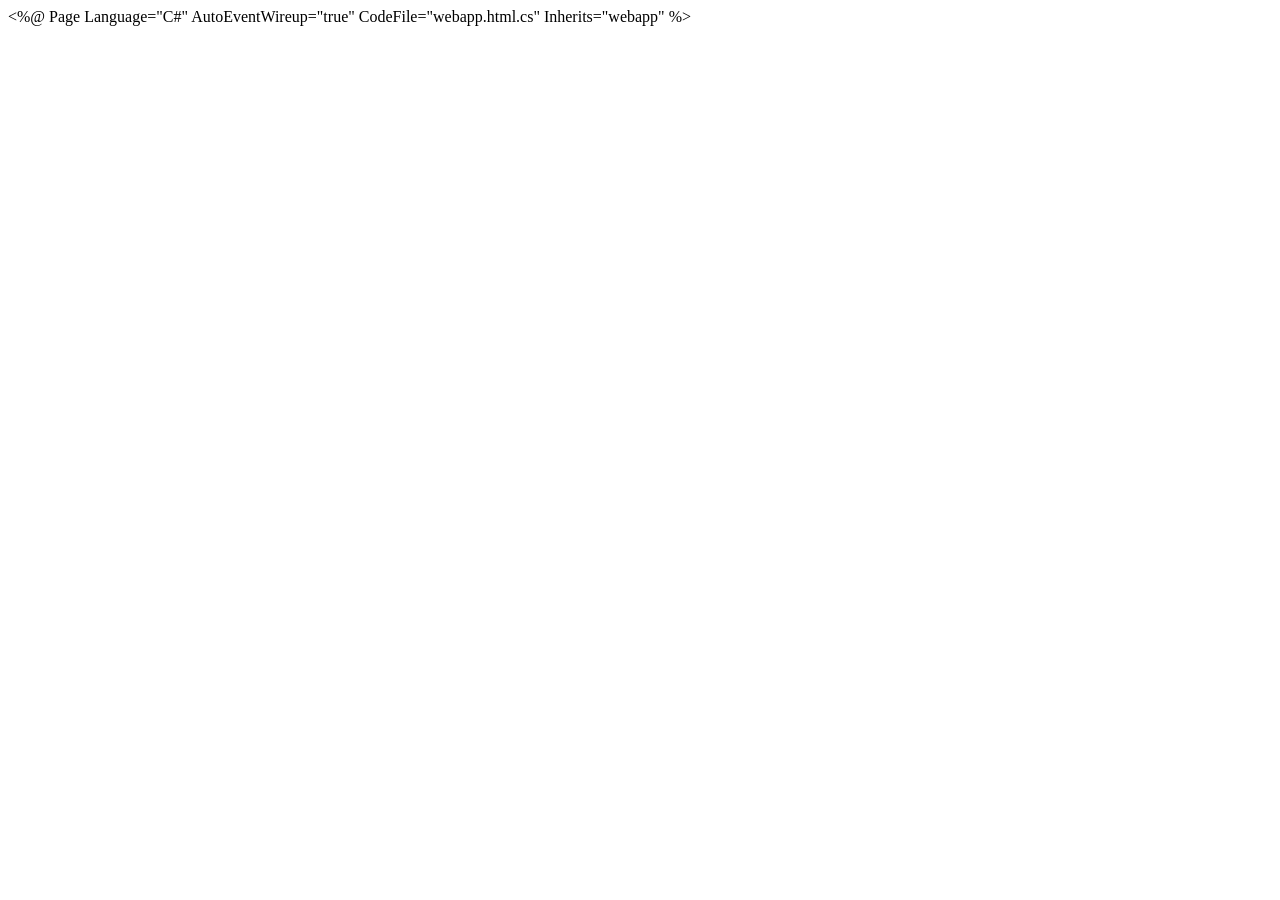
<file: webapp.html>
﻿<%@ Page Language="C#" AutoEventWireup="true" CodeFile="webapp.html.cs" Inherits="webapp" %>

<!DOCTYPE html>

<html xmlns="http://www.w3.org/1999/xhtml">
<head runat="server">
   
</head>
<body>
    <form id="form1" runat="server">
        <div>

           
                <!-- SCROLL BODY -->
                

             
    </form>
</body>
</html>
</file>
<file: demo/style.css>
/* Import ArsenicaTrial Font Family */
@import url('https://fonts.cdnfonts.com/css/arsenica-trial');

/* Import Quincy Regular Font */
@font-face {
  font-family: 'Quincy';
  src: url('quincy/quincyregular-ov678.ttf') format('truetype');
  font-weight: normal;
  font-style: normal;
}

/* Import Montserrat Font */
@import url('https://fonts.googleapis.com/css2?family=Montserrat:wght@500;600&family=Dancing+Script:wght@700&display=swap');

/* ========================================
   BASE STYLES
   ======================================== */
:root {
  --primary-teal: #00A8A8;
  --dark-teal: #002B2B;
  --primary-gold: #F5C451;
  --dark-gold: #8B6B1D;
  --soft-cream: #EBE0D0;
  --card-shadow: 0 10px 30px rgba(0, 0, 0, 0.08);
  --transition: all 0.3s ease;
}

* {
  box-sizing: border-box;
}

html {
  overflow-x: hidden;
}

body {
  margin: 0;
  padding: 0;
  font-family: 'Quincy', Arial, sans-serif;
  width: 100%;
}


/* ========================================
   HEADER
   ======================================== */
header {
  position: -webkit-sticky;
  position: sticky;
  top: 0;
  left: 0;
  width: 100%;
  background: #E0703C;
  height: 84px;
  border-radius: 0 0 15px 15px;
  margin-bottom: -10px;
  z-index: 9999;
}

.header-notch {
  display: none;
}

.header-container {
  width: 100%;
  margin: 0 auto;
  display: flex;
  align-items: center;
  justify-content: flex-start;
  height: 100%;
  position: static;
  padding-left: 80px;
  /* account for right section width */
}

.logo {
  display: flex;
  align-items: center;
  color: #0b2c4d;
  font-weight: bold;
  font-size: 20px;
}

.logo img {
  height: 84px;
  width: 115px;
  margin-right: 50px;
}

nav {
  display: flex;
  gap: 30px;
  flex: 1;
  justify-content: flex-start;
}

nav a {
  text-decoration: none;
  color: #EBE0D0;
  font-family: Montserrat, sans-serif;
  font-size: 16px;
  font-style: normal;
  font-weight: 600;
  line-height: 24px;
  transition: color 0.3s ease;
  letter-spacing: 0.5px;
}

nav a:hover {
  color: #FFFFFF;
}

/* Dropdown Container */
.dropdown {
  position: relative;
  display: flex;
  align-items: center;
}

.dropbtn {
  cursor: pointer;
  display: flex;
  align-items: center;
  gap: 8px;
}

.dropbtn i {
  font-size: 14px;
  transition: transform 0.3s ease;
}

/* Dropdown Content (Hidden by Default) */
.dropdown-content {
  position: absolute;
  top: 100%;
  left: 50%;
  transform: translateX(-50%) translateY(15px);
  background-color: #FFFFFF;
  min-width: 190px;
  box-shadow: 0 15px 35px rgba(0, 0, 0, 0.15);
  border-radius: 12px;
  padding: 10px 0;
  z-index: 1000;
  opacity: 0;
  visibility: hidden;
  transition: all 0.3s cubic-bezier(0.23, 1, 0.32, 1);
  border: 1px solid rgba(255, 255, 255, 0.2);
}

/* Show on Hover */
.dropdown:hover .dropdown-content {
  opacity: 1;
  visibility: visible;
  transform: translateX(-50%) translateY(5px);
}

.dropdown:hover .dropbtn i {
  transform: rotate(180deg);
}

/* Dropdown Links */
.dropdown-content a {
  color: #2F2F2F !important;
  padding: 12px 24px;
  text-decoration: none;
  display: block;
  font-size: 16px;
  font-weight: 500;
  white-space: nowrap;
  transition: all 0.2s ease;
  border-left: 3px solid transparent;
}

.dropdown-content a:hover {
  background-color: #F8F9FA;
  color: #E0703C !important;
  border-left-color: #E0703C;
  padding-left: 28px;
}

/* Connector to prevent dropdown from closing when moving mouse to it */
.dropdown::after {
  content: '';
  position: absolute;
  top: 100%;
  left: 0;
  width: 100%;
  height: 20px;
}

#menuToggle,
.header-notch,
#sideDrawer,
#drawerOverlay {
  display: none !important;
}

.right-section {
  position: absolute;
  top: 0;
  right: 0;
  width: 400px;
  /* Increased to accommodate button */
  height: 100%;
  background-color: #363636;
  color: white;
  clip-path: polygon(18% 0, 100% 0, 100% 100%, 0% 100%);
  /* Adjusted clip-path for wider section */
  border-bottom-right-radius: 15px;
  display: flex;
  align-items: center;
  justify-content: flex-end;
  gap: 20px;
  z-index: 2;
  padding-right: 80px;
}

.buy-now-btn {
  background-color: #FF5E00;
  color: white;
  padding: 10px 24px;
  border-radius: 50px;
  text-decoration: none;
  font-family: 'Montserrat', sans-serif;
  font-weight: 700;
  font-size: 14px;
  display: flex;
  align-items: center;
  gap: 10px;
  transition: all 0.3s ease;
  white-space: nowrap;
  box-shadow: 0 4px 15px rgba(255, 94, 0, 0.2);
}

.buy-now-btn:hover {
  background-color: #fa7225;
  transform: translateY(-2px);
  box-shadow: 0 6px 20px rgba(255, 94, 0, 0.4);
}

.buy-now-btn span {
  background: rgba(255, 255, 255, 0.2);
  width: 24px;
  height: 24px;
  border-radius: 50%;
  display: flex;
  align-items: center;
  justify-content: center;
  font-size: 12px;
}

.right-section i {
  font-size: 22px;
  cursor: pointer;
}

/* ========================================
   HERO SECTION - SLIDER
   ======================================== */
.hero-section {
  position: relative;
  height: 100vh;
  margin-top: -12px;
  overflow: hidden;
  background: #0D0F12;
}

.hero-slider {
  position: relative;
  width: 100%;
  height: 100%;
}

.hero-track {
  display: flex;
  height: 100%;
  transition: transform 0.8s cubic-bezier(0.7, 0, 0.3, 1);
  will-change: transform;
}

.hero-slide {
  flex: 0 0 100%;
  width: 100%;
  height: 100%;
  position: relative;
  background-size: cover;
  background-position: center;
  display: flex;
  align-items: center;
}

.hero-overlay {
  position: absolute;
  inset: 0;
  background: linear-gradient(0deg, rgba(0, 0, 0, 0.5) 0%, rgba(0, 0, 0, 0.2) 40%, transparent 100%),
    linear-gradient(90deg, rgba(0, 0, 0, 0.7) 0%, rgba(0, 0, 0, 0.3) 50%, transparent 100%);
  z-index: 1;
}

.hero-container {
  width: 100%;
  margin: 0 auto;
  padding: 0 80px;
  position: relative;
  z-index: 2;
}

.hero-main-container {
  display: flex;
  align-items: center;
  gap: 60px;
}

/* Left Content Styles */
.hero-content {
  flex: 1;
  max-width: 620px;
  opacity: 0;
  transform: translateX(-30px);
  transition: all 0.8s ease .4s;
}

.hero-slide.active .hero-content {
  opacity: 1;
  transform: translateX(0);
}


.hero-heading {
  color: #FFFFFF;
  text-shadow: 2px 4px 8px rgba(0, 0, 0, 0.4);
  font-family: "Arsenica Trial", "Quincy", serif;
  font-size: 60px;
  font-style: normal;
  font-weight: 600;
  line-height: 1.1;
  margin-bottom: 24px;
  letter-spacing: -0.01em;
}

.hero-heading span {
  display: inline-block;
  font-family: 'Quincy';
}

.hero-heading .white-italic {
  font-style: italic;
  font-weight: 600;
  font-family: 'Arsenica Trial';
}

.hero-desc {
  color: #FFFFFF;
  font-family: 'Montserrat', sans-serif;
  font-size: 20px;
  font-weight: 400;
  line-height: 1.5;
  margin-bottom: 40px;
  max-width: 600px;
}

.hero-cta-wrapper {
  display: flex;
  flex-direction: column;
  gap: 16px;
  margin-bottom: 80px;
}

.cta-btn {
  display: inline-flex;
  padding: 16px 40px;
  justify-content: center;
  align-items: center;
  gap: 12px;
  border-radius: 50px;
  background: #D87D4A;
  border: none;
  cursor: pointer;
  transition: all 0.3s ease;
  width: fit-content;
  box-shadow: 0 8px 20px rgba(216, 125, 74, 0.3);
}

.cta-btn:hover {
  transform: translateY(-3px);
  box-shadow: 0 15px 35px rgba(253, 133, 58, 0.4);
}

.cta-btn a {
  color: #FFFFFF;
  font-family: 'Montserrat', sans-serif;
  font-size: 18px;
  font-weight: 600;
  text-decoration: none;
  display: flex;
  align-items: center;
  gap: 12px;
}


/* Navigation */
.hero-pagination {
  position: absolute;
  bottom: 40px;
  left: 50%;
  transform: translateX(-50%);
  display: flex;
  gap: 12px;
  z-index: 10;
}

.dot {
  width: 12px;
  height: 12px;
  background: rgba(255, 255, 255, 0.3);
  border-radius: 50%;
  cursor: pointer;
  transition: all 0.3s ease;
}

.dot.active {
  background: #FF7637;
  width: 30px;
  border-radius: 10px;
}

/* Arrow Nav Removed */

@keyframes float {

  0%,
  100% {
    transform: translateY(0) rotate(var(--rot, 0deg));
  }

  50% {
    transform: translateY(-20px) rotate(calc(var(--rot, 0deg) + 2deg));
  }
}

/* ========================================
   SECTION 2 - WOW ACCORDION
   ======================================== */
.wow-section {
  background: #EBE0D0;
  padding: 68px 80px;
}

.wow-header {
  margin-bottom: 56px;
  text-align: left;
}

.wow-subheading {
  color: #E24800;
  font-family: Montserrat, sans-serif;
  font-size: 16px;
  font-style: normal;
  font-weight: 400;
  line-height: 24px;
  letter-spacing: 0.16px;
  margin-top: 0;
  margin-bottom: 12px;
}

.wow-heading {
  color: #000;
  font-family: Montserrat, sans-serif;
  font-size: 40px;
  font-style: normal;
  font-weight: 500;
  line-height: 46px;
  letter-spacing: -0.44px;
  margin-bottom: 56px;
}

.wow-heading span {
  color: #000;
  font-family: 'Arsenica Trial';
  font-size: 56px;
  font-style: italic;
  font-weight: 500;
  line-height: 46px;
  letter-spacing: -0.616px;
}

.wow-container {
  display: flex;
  gap: 64px;
  align-items: stretch;
  margin: 0 auto;
}

.wow-accordion {
  width: 300px;
  flex-shrink: 0;
  display: flex;
  flex-direction: column;
  justify-content: flex-start;
  padding: 0;
}

.wow-item {
  flex: 1;
  padding: 16px 20px;
  display: flex;
  align-items: center;
  box-shadow: inset 0 -1px 0 0 rgba(26, 26, 26, 0.1);
  cursor: pointer;
  box-sizing: border-box;
  transition: all 0.3s cubic-bezier(0.4, 0, 0.2, 1);
  font-family: Montserrat, sans-serif;
  font-weight: 500;
  font-size: 20px;
  font-style: normal;
  line-height: 24px;
  color: #111;
  background: transparent;
  border-radius: 0;
  text-align: left;
  min-height: 60px;
}

.wow-item:first-child {
  box-shadow: inset 0 1px 0 0 rgba(26, 26, 26, 0.1), inset 0 -1px 0 0 rgba(26, 26, 26, 0.1);
}

.wow-item.active {
  background-color: #B8E3E8 !important;
  border-radius: 10px;
  box-shadow: inset 0 0 0 2px #003237;
}

.wow-item:hover:not(.active) {
  background-color: rgba(197, 229, 229, 0.3);
}

.wow-item[data-target="stay"].active {
  background: #FFD56C !important;
}

.wow-item[data-target="insurance"].active {
  background: #C7E4AE !important;
}

.wow-item[data-target="shopping"].active {
  background: #E0703C !important;
  color: #FFFFFF !important;
}

.wow-item[data-target="scratch"].active {
  background: #BE7C49 !important;
  color: #FFFFFF !important;
}

.wow-item[data-target="product"].active {
  background: #007A86 !important;
  color: #FFFFFF !important;
}

/* Individual Tab Themes Removed in favor of unified Figma design */

.or {
  display: flex;
  align-items: center;
  justify-content: center;
  width: 32px;
  height: 32px;
  background: #E31E24;
  color: #ffffff;
  font-family: 'Montserrat', sans-serif;
  font-weight: 700;
  font-size: 10px;
  border-radius: 50%;
  margin: -16px auto;
  position: relative;
  z-index: 10;
  box-shadow: 0 2px 8px rgba(0, 0, 0, 0.2);
  border: 2px solid #FDF8F4;
  /* Match section bg to sit cleanly on the line */
}

.wow-content {
  flex: 1;
  background: transparent;
  padding: 0;
}

.content-panel {
  display: none;
}

.content-panel.active {
  display: block;
  animation: fade .4s;
}

@keyframes fade {
  from {
    opacity: 0
  }

  to {
    opacity: 1
  }
}


.mobile-panel-info {
  display: none;
}

.revamped-panel {
  background: #ffffff;
  border-radius: 10px;
  padding: 27px 24px;
  box-shadow: var(--card-shadow);
  overflow: hidden;
  display: flex;
  flex-direction: column;
  gap: 16px;
  height: 100%;
  box-sizing: border-box;
  position: relative;
  min-height: 562px;
  /* Add position relative for absolute button */
}

/* Banner Section */
.revamped-banner {
  background: #E0F4F4;
  border-radius: 10px;
  box-shadow: 6px 6px 4px 0 rgba(0, 0, 0, 0.25);
  padding: 20px 24px;
  position: relative;
  overflow: hidden;
  min-height: 160px;
  display: flex;
  flex-direction: column;
  justify-content: center;
}

.revamped-banner::after {
  content: '';
  position: absolute;
  right: -50px;
  top: 50%;
  transform: translateY(-50%);
  width: 250px;
  height: 250px;
  background: #21A8B5;
  border-radius: 50%;
  opacity: 0.15;
  z-index: 1;
}

.revamped-banner .banner-content {
  position: relative;
  z-index: 2;
}

.revamped-banner h3 {
  color: #000;
  font-family: Quincy;
  font-size: 36px;
  font-style: normal;
  font-weight: 400;
  line-height: 40px;
  margin-bottom: 24px;
}

.revamped-banner .tags {
  display: flex;
  gap: 12px;
  flex-wrap: wrap;
}

.revamped-banner .tag {
  background: #002B2B;
  color: #ffffff;
  padding: 10px 24px;
  border-radius: 40px;
  font-family: 'Montserrat', sans-serif;
  font-size: 13px;
  font-weight: 600;
  text-transform: capitalize;
}


/* Feature Grid Section */
.feature-grid {
  display: grid;
  grid-template-columns: repeat(3, 1fr);
  gap: 20px;
}

.feature-card {
  background: #EAF2F2;
  border: 1px solid rgba(26, 26, 26, 0.1);
  border-radius: 12px;
  padding: 16px 12px;
  text-align: center;
  display: flex;
  flex-direction: column;
  align-items: center;
  gap: 4px;
}


/* Asset Grid Section */
.asset-grid {
  display: grid;
  grid-template-columns: repeat(3, 1fr);
  gap: 20px;
  margin-top: 16px;
  position: relative;
}

.asset-grid-inner {
  position: absolute;
  inset: 0;
  /* shorthand for top: 0; right: 0; bottom: 0; left: 0; width: 100%; height: 100%; */
  display: flex;
  align-items: center;
  justify-content: center;
  background: rgba(0, 0, 0, 0.4);
  backdrop-filter: blur(8px);
  -webkit-backdrop-filter: blur(8px);
  border-radius: 10px;
  cursor: pointer;
  transition: all 0.4s cubic-bezier(0.165, 0.84, 0.44, 1);
  opacity: 0;
  visibility: hidden;
  box-shadow: 6px 6px 4px 0 rgba(0, 0, 0, 0.25);
  z-index: 10;
}

.asset-grid-btn {
  background: #E26831;
  color: #FFFFFF;
  border: none;
  border-radius: 100px;
  height: 56px;
  width: min(276px, 90%);
  display: flex;
  align-items: center;
  justify-content: center;
  gap: 12px;
  font-family: 'Montserrat', sans-serif;
  font-size: 16px;
  font-weight: 700;
  cursor: pointer;
  box-shadow: 0 10px 25px rgba(226, 104, 49, 0.3);
  transition: all 0.3s cubic-bezier(0.165, 0.84, 0.44, 1);
  outline: none;
  padding: 0 24px;
}

.asset-grid-btn:hover {
  background: #f17843;
  transform: translateY(-2px);
  box-shadow: 0 15px 35px rgba(226, 104, 49, 0.4);
}

.asset-grid-btn i {
  font-size: 18px;
  transition: transform 0.3s ease;
}

/* Theme-specific button overrides for Shopping, Scratch, and Product */
.revamped-panel.theme-shopping .asset-grid-btn,
.revamped-panel.theme-scratch .asset-grid-btn,
.revamped-panel.theme-product .asset-grid-btn {
  background: #FDE5D1;
  color: #E26831;
  box-shadow: 0 10px 25px rgba(253, 229, 209, 0.4);
}

.revamped-panel.theme-shopping .asset-grid-btn:hover,
.revamped-panel.theme-scratch .asset-grid-btn:hover,
.revamped-panel.theme-product .asset-grid-btn:hover {
  background: #fce1ca;
}


.asset-grid-btn:hover i {
  transform: translateX(4px);
}


.asset-grid-inner:hover {
  background: rgba(0, 0, 0, 0.5);
}

.content-panel.active:hover .asset-card {
  opacity: 0;
  visibility: hidden;
}

.content-panel.active:hover .asset-grid-inner {
  opacity: 1;
  visibility: visible;
  /* Reset translate to 0 normally, but hover state of asset-grid-inner handles its own transform */
}



/* Standard Mobile Buttons hidden on desktop */
.mobile-only-btn {
  display: none;
}

/* Desktop Explore Button Styles */
.desktop-only-btn {
  display: none;
  /* Hidden by default, shown on desktop */
  position: absolute;
  bottom: 40px;
  right: 40px;
  background: #FFFFFF;
  color: #000000;
  border: none;
  border-radius: 50px;
  padding: 12px 28px;
  font-family: 'Montserrat', sans-serif;
  font-weight: 700;
  font-size: 16px;
  cursor: pointer;
  z-index: 100;
  opacity: 0;
  visibility: hidden;
  transition: all 0.4s cubic-bezier(0.165, 0.84, 0.44, 1);
  box-shadow: 0 4px 15px rgba(0, 0, 0, 0.1);
  align-items: center;
  gap: 10px;
}

@media (min-width: 769px) {
  .desktop-only-btn {
    display: flex;
  }
}

.content-panel.active:hover .desktop-only-btn {
  opacity: 1;
  visibility: visible;
  transform: translateY(0);
}

.desktop-only-btn:hover {
  background: #F5921E;
  color: #FFFFFF;
  transform: translateY(-2px);
  box-shadow: 0 6px 20px rgba(245, 146, 30, 0.3);
}

.asset-card {
  background: #1A1A1A;
  border: 1px solid rgba(255, 255, 255, 0.1);
  border-radius: 12px;
  padding: 16px;
  display: flex;
  align-items: center;
  gap: 16px;
  transition: all 0.3s ease;
  cursor: default;
  min-height: 80px;
}

.asset-card i {
  font-size: 24px;
  color: #FFFFFF;
  opacity: 0.9;
  width: 32px;
  text-align: center;
}

.asset-card .asset-details {
  display: flex;
  flex-direction: column;
  gap: 2px;
  text-align: left;
}

.asset-card .asset-title {
  color: #FFFFFF;
  font-family: 'Montserrat', sans-serif;
  font-size: 14px;
  font-weight: 600;
  line-height: 1.2;
}

.asset-card .asset-subtitle {
  color: rgba(255, 255, 255, 0.6);
  font-family: 'Montserrat', sans-serif;
  font-size: 12px;
  font-weight: 400;
}

.asset-card:hover {
  border-color: rgba(255, 255, 255, 0.3);
  transform: translateY(-2px);
  background: #252525;
}


/* Theme Overrides - Holiday Stay (Yellow) */
.revamped-panel.theme-yellow {
  --theme-banner-bg: #F3CA52;
  --theme-banner-shape-left: rgba(222, 159, 0, 0.50);
  --theme-banner-shape-right: #F5921E;
  --theme-panel-bg: #FAF6ED;
  --theme-text-dark: #1A1A1A;
  --theme-card-bg: #FDF8F4;
  --theme-card-border: rgba(245, 146, 30, 0.2);
  --theme-accent: #F5921E;
  background: var(--theme-panel-bg);
}

.revamped-panel.theme-yellow .revamped-banner {
  background: var(--theme-banner-bg);
  position: relative;
  overflow: hidden;
}

.revamped-panel.theme-yellow .revamped-banner::before {
  content: '';
  position: absolute;
  left: -40px;
  top: 50%;
  transform: translateY(-50%);
  width: 240px;
  height: 240px;
  background: var(--theme-banner-shape-left);
  border-radius: 50%;
  opacity: 1;
  z-index: 1;
}

.revamped-panel.theme-yellow .revamped-banner::after {
  content: '';
  position: absolute;
  right: -100px;
  top: 50%;
  transform: translateY(-50%);
  width: 260px;
  height: 260px;
  background: var(--theme-banner-shape-right);
  border-radius: 50%;
  opacity: 0.8;
  z-index: 1;
  left: auto;
}

.revamped-panel.theme-yellow .revamped-banner h3 {
  color: var(--theme-text-dark);
  position: relative;
  z-index: 2;
  font-family: 'Quincy', serif;
}

.revamped-panel.theme-yellow .tag {
  background: #000000;
  color: #FFFFFF;
  position: relative;
  z-index: 2;
}

.revamped-panel.theme-yellow .feature-card {
  border-color: var(--theme-card-border);
  background: var(--theme-card-bg);
}

.revamped-panel.theme-yellow .feature-card i,
.revamped-panel.theme-yellow .feature-card .feature-value {
  color: var(--theme-text-dark);
}

.revamped-panel.theme-yellow .feature-card .feature-value {
  font-family: 'Quincy', serif;
  font-weight: 700;
}

.revamped-panel.theme-yellow .asset-card .asset-overlay {
  background: linear-gradient(to right, rgba(245, 146, 30, 0.6), transparent);
}

.revamped-panel.theme-yellow .asset-grid-inner {
  background: #FFD56C;
  backdrop-filter: none;
  -webkit-backdrop-filter: none;
}


/* Insurance Theme (Revised Sage Green) */
.revamped-panel.theme-insurance {
  --theme-banner-bg: #C7E4AE;
  --theme-banner-shape-left: #85A56B;
  --theme-banner-shape-right: #6F8F55BF;
  --theme-text-dark: #1A3317;
  --theme-card-bg: #EBF2E8;
  --theme-card-border: #1A3317;

}

.revamped-panel.theme-insurance .revamped-banner {
  background: var(--theme-banner-bg);
  position: relative;
  overflow: hidden;
  border: none;
}

.revamped-panel.theme-insurance .revamped-banner::before {
  content: '';
  position: absolute;
  left: -100px;
  bottom: -100px;
  width: 400px;
  height: 300px;
  background: var(--theme-banner-shape-left);
  border-radius: 50%;
  opacity: 0.7;
  z-index: 1;
}

.revamped-panel.theme-insurance .revamped-banner::after {
  content: '';
  position: absolute;
  right: -50px;
  top: -20px;
  width: 320px;
  height: 320px;
  background: var(--theme-banner-shape-right);
  border-radius: 50%;
  opacity: 1;
  z-index: 1;
  transform: scale(1.2);
}

.revamped-panel.theme-insurance .revamped-banner h3 {
  color: var(--theme-text-dark);
  position: relative;
  z-index: 2;
  font-family: 'Quincy', serif;
  font-size: 32px;
  font-weight: 600;
  margin-bottom: 24px;
}

.revamped-panel.theme-insurance .tag {
  background: var(--theme-text-dark);
  color: #FFFFFF;
  position: relative;
  z-index: 2;
  font-family: 'Montserrat', sans-serif;
  font-weight: 600;
}

.revamped-panel.theme-insurance .feature-card {
  background: var(--theme-card-bg);
  border: 1.5px solid var(--theme-card-border);
  border-radius: 12px;
  padding: 12px 16px;
}

.revamped-panel.theme-insurance .feature-card i {
  color: var(--theme-text-dark);
  font-size: 20px;
  margin-bottom: 4px;
}

.revamped-panel.theme-insurance .feature-card .feature-value {
  color: var(--theme-text-dark);
  font-family: 'Quincy', serif;
  font-size: 26px;
  font-weight: 700;
  margin: 0;
}

.revamped-panel.theme-insurance .feature-card .feature-label {
  color: var(--theme-text-dark);
  font-family: 'Montserrat', sans-serif;
  font-size: 14px;
  font-weight: 500;
  opacity: 0.8;
}

/* Redesigning Asset Grid for Insurance */
.revamped-panel.theme-insurance .asset-card {
  border: none;
}

.revamped-panel.theme-insurance .asset-card .asset-overlay {
  background: linear-gradient(to left, rgba(0, 0, 0, 0.95) 0%, rgba(0, 0, 0, 0.4) 60%, transparent 100%);
  justify-content: flex-end;
  padding: 12px 20px;
  backdrop-filter: none;
}

.revamped-panel.theme-insurance .asset-card .asset-title {
  text-align: right;
  max-width: 140px;
  font-family: 'Montserrat', sans-serif;
  font-size: 13px;
  line-height: 1.4;
  font-weight: 600;
}

.revamped-panel.theme-insurance .asset-grid-inner {
  background: #C7E4AE;
  backdrop-filter: none;
  -webkit-backdrop-filter: none;
}


/* Shopping Theme (Orange/Warm) */
.revamped-panel.theme-shopping {
  --theme-panel-bg: #EDE7DA;
  --theme-banner-bg: #D36A3E;
  --theme-banner-shape: #C05A2F;
  --theme-text-dark: #1A1A1A;
  --theme-card-bg: #F2DDC6;
  --theme-card-border: #93644D;
  --theme-accent: #C05A2F;
}

.revamped-panel.theme-shopping .revamped-banner {
  background: var(--theme-banner-bg);
  position: relative;
  overflow: hidden;
}

.revamped-panel.theme-shopping .revamped-banner::before {
  content: '';
  position: absolute;
  left: -80px;
  top: 50%;
  transform: translateY(-50%);
  width: 220px;
  height: 220px;
  background: var(--theme-banner-shape);
  border-radius: 50%;
  opacity: 0.8;
  z-index: 1;
}

.revamped-panel.theme-shopping .revamped-banner::after {
  content: '';
  position: absolute;
  right: -100px;
  top: 50%;
  transform: translateY(-50%);
  width: 260px;
  height: 260px;
  background: var(--theme-banner-shape);
  border-radius: 50%;
  opacity: 0.8;
  z-index: 1;
  left: auto;
  /* Override any potential left positioning from global styles */
}

.revamped-panel.theme-shopping .revamped-banner h3 {
  color: #FFFFFF;
}

.revamped-panel.theme-shopping .tag {
  background: #1C1917;
  color: #FFFFFF;
}

.revamped-panel.theme-shopping .feature-card {
  border-color: rgba(147, 100, 77, 0.2);
  background: var(--theme-card-bg);
}

.revamped-panel.theme-shopping .feature-card i,
.revamped-panel.theme-shopping .feature-card .feature-value {
  color: var(--theme-text-dark);
}

.revamped-panel.theme-shopping .asset-card .asset-overlay {
  background: linear-gradient(to right, rgba(74, 38, 0, 0.6), transparent);
}

.revamped-panel.theme-shopping .asset-grid-inner {
  background: #E0703C;
  backdrop-filter: none;
  -webkit-backdrop-filter: none;
}


/* Scratch Card Theme (Brown/Gold) */
.revamped-panel.theme-scratch {
  --theme-panel-bg: #FDF8F4;
  --theme-banner-bg: linear-gradient(135deg, #BE7C4D 0%, #8B5A2B 100%);
  --theme-banner-shape: #6B3A1A;
  --theme-text-dark: #1A1A1A;
  --theme-card-bg: #F2E9DE;
  --theme-card-border: rgba(107, 58, 26, 0.2);
  --theme-accent: #6B3A1A;
}

.revamped-panel.theme-scratch .revamped-banner {
  background: var(--theme-banner-bg);
  position: relative;
  overflow: hidden;
}

.revamped-panel.theme-scratch .revamped-banner::before {
  content: '';
  position: absolute;
  left: -40px;
  top: -40px;
  width: 180px;
  height: 180px;
  background: var(--theme-banner-shape);
  border-radius: 50%;
  opacity: 0.6;
  z-index: 1;
}

.revamped-panel.theme-scratch .revamped-banner::after {
  content: '';
  position: absolute;
  right: -60px;
  bottom: -60px;
  width: 240px;
  height: 240px;
  background: var(--theme-banner-shape);
  border-radius: 50%;
  opacity: 0.5;
  z-index: 1;
}

.revamped-panel.theme-scratch .revamped-banner h3 {
  color: #FFFFFF;
  position: relative;
  z-index: 2;
  font-family: 'Quincy', serif;
}

.revamped-panel.theme-scratch .tag {
  background: #1A1A1A;
  color: #FFFFFF;
  position: relative;
  z-index: 2;
}

.revamped-panel.theme-scratch .feature-card {
  border-color: var(--theme-card-border);
  background: var(--theme-card-bg);
}

.revamped-panel.theme-scratch .feature-card .feature-value {
  color: var(--theme-text-dark);
  font-family: 'Quincy', serif;
  font-weight: 700;
}

.revamped-panel.theme-scratch .asset-card .asset-overlay {
  background: linear-gradient(to right, rgba(107, 58, 26, 0.7), transparent);
}


.revamped-panel.theme-scratch .feature-card i,
.revamped-panel.theme-scratch .feature-card .feature-value {
  color: var(--theme-text-dark);
}

.revamped-panel.theme-scratch .asset-card .asset-overlay {
  background: linear-gradient(to right, rgba(61, 43, 31, 0.6), transparent);
}

.revamped-panel.theme-scratch .asset-grid-inner {
  background: #BE7C49;
  backdrop-filter: none;
  -webkit-backdrop-filter: none;
}


/* Free Product Theme (Deep Teal) */
.revamped-panel.theme-product {
  --theme-panel-bg: #006D7D;
  --theme-banner-bg: #006D7D;
  --theme-banner-shape: #004953;
  --theme-text-light: #FFFFFF;
  --theme-card-bg: #EDFBFC;
  --theme-card-border: #EDFBFC;
  --theme-accent: #004953;
}

.revamped-panel.theme-product .revamped-banner {
  background: var(--theme-banner-bg);
  position: relative;
  overflow: hidden;
}

.revamped-panel.theme-product .revamped-banner::before {
  content: '';
  position: absolute;
  left: -80px;
  top: 50%;
  transform: translateY(-50%);
  width: 220px;
  height: 220px;
  background: var(--theme-banner-shape);
  border-radius: 50%;
  opacity: 0.8;
  z-index: 1;
}

.revamped-panel.theme-product .revamped-banner::after {
  content: '';
  position: absolute;
  right: -100px;
  top: 50%;
  transform: translateY(-50%);
  width: 260px;
  height: 260px;
  background: var(--theme-banner-shape);
  border-radius: 50%;
  opacity: 0.8;
  z-index: 1;
  left: auto;
}

.revamped-panel.theme-product .revamped-banner h3 {
  color: var(--theme-text-light);
  position: relative;
  z-index: 2;
}

.revamped-panel.theme-product .tag {
  background: #1A1A1A;
  color: #FFFFFF;
  position: relative;
  z-index: 2;
}

.revamped-panel.theme-product .feature-card {
  border-color: rgba(0, 73, 83, 0.1);
  background: var(--theme-card-bg);
}

.revamped-panel.theme-product .feature-card i,
.revamped-panel.theme-product .feature-card .feature-value {
  color: #1A1A1A;
}

.revamped-panel.theme-product .asset-card .asset-overlay {
  background: linear-gradient(to right, rgba(0, 109, 125, 0.8), transparent);
}

.revamped-panel.theme-product .asset-grid-inner {
  background: #007A86;
  backdrop-filter: none;
  -webkit-backdrop-filter: none;
}


/* Movie Theme (Teal/Cyan) */
.revamped-panel.theme-movies {
  --theme-banner-bg: #B8E3E8;
  --theme-banner-shape: #21A8B5;
  --theme-text-dark: #002B2B;
  --theme-card-border: #3FB6BF;
  --theme-accent: #3FB6BF;
}

.revamped-panel.theme-movies .revamped-banner {
  background: var(--theme-banner-bg);
}

.revamped-panel.theme-movies .revamped-banner::before {
  content: '';
  position: absolute;
  left: -50px;
  top: 50%;
  transform: translateY(-50%);
  width: 200px;
  height: 200px;
  background: #21A8B580;
  border-radius: 50%;
  opacity: 1;
  z-index: 1;
}

.revamped-panel.theme-movies .revamped-banner::after {
  background: #21A8B580;
  opacity: 1;
}




.revamped-panel.theme-movies .revamped-banner h3 {
  color: var(--theme-text-dark);
}

.revamped-panel.theme-movies .feature-card {
  border-color: rgba(63, 182, 191, 0.3);
  background: #ffffff;
}


.revamped-panel.theme-movies .feature-card i,
.revamped-panel.theme-movies .feature-card .feature-value {
  color: var(--theme-text-dark);
}

.revamped-panel.theme-movies .asset-card .asset-overlay {
  background: linear-gradient(to right, rgba(0, 43, 43, 0.6), transparent);
}

.revamped-panel.theme-movies .asset-grid-inner {
  background: #B8E3E8;
  backdrop-filter: none;
  -webkit-backdrop-filter: none;
}



/* ========================================
   SECTION 3 - PROCESS
   ======================================== */
.process {
  background-color: #E08550;
  text-align: center;
  padding: 68px 80px;
}

.subheading {
  font-family: 'Montserrat', sans-serif;
  font-weight: 500;
  font-style: normal;
  font-size: 20px;
  line-height: 24px;
  letter-spacing: 1%;
  text-align: center;
  color: #2D2723;
  margin-bottom: 10px;
}

.process .heading {
  font-size: 42px;
  font-weight: 300;
  margin-bottom: 50px;
  font-family: Montserrat, sans-serif;
  color: #2D2723;
}

.process .heading span {
  color: #2D2723;
  font-family: "Arsenica Trial";
  font-size: 56px;
  font-style: italic;
  font-weight: 500;
  line-height: 24px;
  letter-spacing: -0.616px;
}

.steps {
  display: flex;
  align-items: center;
  justify-content: center;
  gap: 60px;
  flex-wrap: wrap;
  position: relative;
}

.step {
  max-width: 250px;
}

.process-icons {
  width: 100px;
  height: 100px;
  background: #F8F4F1;
  color: #2D2723;
  display: flex;
  align-items: center;
  justify-content: center;
  border-radius: 50%;
  font-size: 40px;
  margin: 0 auto 20px;
}

.process-icons svg path,
.process-icons svg circle,
.process-icons svg rect,
.process-icons svg ellipse {
  fill: #2D2723 !important;
}

.process-icons svg path[stroke],
.process-icons svg [stroke] {
  stroke: #2D2723 !important;
}

.step-connector {
  width: 80px;
  height: 2px;
  background: transparent;
  border-top: 2px dashed #D9D9D9;
  position: relative;
  align-self: flex-start;
  margin-top: 132px;
  flex-shrink: 0;
}

.step-connector::before,
.step-connector::after {
  content: '';
  position: absolute;
  width: 8px;
  height: 8px;
  background: #2D2723;
  border-radius: 50%;
  top: 50%;
  transform: translateY(-50%);
}

.step-connector::before {
  left: -4px;
}

.step-connector::after {
  right: -4px;
}

.step-title {
  color: rgba(45, 39, 35, 0.7);
  font-family: 'Montserrat', sans-serif;
  font-weight: 400;
  font-size: 18px;
  line-height: 24px;
  letter-spacing: -1.1%;
  text-align: center;
  vertical-align: middle;
}

.step h3 {
  font-family: 'Montserrat', sans-serif;
  font-weight: 500;
  font-style: normal;
  font-size: 20px;
  line-height: 24px;
  letter-spacing: -2%;
  text-align: center;
  vertical-align: middle;
  color: #2D2723;
  margin: 10px 0;
}

.desc {
  font-family: 'Montserrat', sans-serif;
  font-weight: 400;
  font-size: 16px;
  line-height: 24px;
  letter-spacing: -1.1%;
  text-align: center;
  vertical-align: middle;
  color: #2D2723;
}

/* ========================================
   SECTION 4 - REVIEWS
   ======================================== */
.reviews {
  background-color: #E0703C;
  padding: 68px 80px;
  position: relative;
  overflow: hidden;
}

.ellipse-tl {
  position: absolute;
  top: 0;
  left: 0;
  width: 250px;
  height: 250px;
  background: rgba(255, 255, 255, 0.15);
  border-bottom-right-radius: 100%;
  pointer-events: none;
  z-index: 1;
}

.ellipse-br {
  position: absolute;
  bottom: 0;
  right: 0;
  width: 250px;
  height: 250px;
  background: rgba(255, 255, 255, 0.15);
  border-top-left-radius: 100%;
  pointer-events: none;
  z-index: 1;
}

.reviews-container {
  margin: 0 auto;
  position: relative;
  z-index: 2;
}

.reviews-header {
  text-align: left;
  margin-bottom: 60px;
}

.reviews-subheading {
  font-family: 'Montserrat', sans-serif;
  font-weight: 500;
  font-size: 16px;
  line-height: 24px;
  letter-spacing: 0.16px;
  color: #692100;
  margin-bottom: 16px;
}

.reviews-heading {
  display: flex;
  flex-direction: column;
  align-items: flex-start;
  gap: 0;
  margin: 0;
}

.reviews-heading-main {
  font-family: 'Montserrat', sans-serif;
  font-weight: 500;
  font-size: 40px;
  line-height: 60px;
  color: white;
  margin: 0;
}

.reviews-heading-secondary {
  font-family: 'Arsenica Trial';
  font-weight: 500;
  font-style: italic;
  font-size: 56px;
  line-height: 60px;
  letter-spacing: -0.528px;
  color: white;
  margin: 0;
}

.stats-cards {
  display: grid;
  grid-template-columns: repeat(4, 1fr);
  gap: 20px;
  justify-content: center;
  margin-bottom: 60px;
}

.stat-card {
  height: 136px;
  background: #AE440A;
  border: 1px solid rgba(255, 255, 255, 0.2);
  border-radius: 30px;
  display: flex;
  flex-direction: column;
  align-items: center;
  justify-content: center;
  text-align: center;
  padding: 20px;
  transition: opacity 0.8s ease;
}

.stat-number {
  color: #EBE0D0;
  text-align: center;
  font-family: Quincy;
  font-size: 52px;
  font-style: normal;
  font-weight: 400;
  line-height: 24px;
  letter-spacing: 0.52px;
  margin-bottom: 8px;
}

.stat-label {
  font-family: 'Montserrat', sans-serif;
  font-weight: 600;
  font-size: 14px;
  line-height: 24px;
  letter-spacing: 0.14px;
  color: white;
}

.reviews-carousel {
  position: relative;
  overflow: hidden;
  width: 100%;
  margin: 0 auto;
}

.reviews-wrapper {
  display: flex;
  gap: 30px;
  transition: transform 0.3s ease-out;
}

.review-card {
  flex: 0 0 calc((100% - (2 * 30px)) / 3);
  background-color: #EBE0D0;
  border-radius: 30px;
  padding: 28px;
  box-shadow: 0 10px 30px rgba(0, 0, 0, 0.1);
  display: flex;
  flex-direction: column;
  justify-content: space-between;
  min-height: 280px;
  box-sizing: border-box;
}

.review-text {
  color: #000;
  font-family: Montserrat, sans-serif;
  font-size: 20px;
  font-style: italic;
  font-weight: 500;
  line-height: 29px;
  letter-spacing: -0.2px;
  margin: 0;
  padding-bottom: 28px;
}

.review-author {
  display: flex;
  align-items: center;
  gap: 8px;
  color: #000;
  font-family: Montserrat, sans-serif;
  font-size: 16px;
  font-style: normal;
  font-weight: 400;
  line-height: 29px;
  letter-spacing: -0.16px;
  padding-bottom: 28px;
}


.review-stars {
  display: flex;
  gap: 2px;
}

.review-stars i {
  color: #ffc04b;
  font-size: 24px;
}

.carousel-navigation {
  display: flex;
  justify-content: flex-end;
  gap: 12px;
  margin-top: 40px;
  padding-right: 20px;
}

.nav-btn {
  width: 40px;
  height: 40px;
  background: #EBE0D0;
  border: 2px solid #8D370F;
  border-radius: 50%;
  display: flex;
  align-items: center;
  justify-content: center;
  cursor: pointer;
  transition: all 0.3s ease;
  box-shadow: 0 4px 10px rgba(0, 0, 0, 0.1);
}

.nav-btn:hover {
  background-color: #f5f5f5;
}

.nav-btn i {
  color: #333333;
  font-size: 20px;
}

/* ========================================
   SECTION 5 - DESTINATIONS
   ======================================== */
.destinations {
  padding: 68px 80px;
  background: #EBE0D0;
}

.destinations-subheading {
  color: #E24800;
  font-family: Montserrat, sans-serif;
  font-size: 16px;
  font-style: normal;
  font-weight: 500;
  line-height: 24px;
  letter-spacing: 0.16px;
  align-self: stretch;
  margin: 0 0 16px 0;
}

.destinations-heading {
  color: #000;
  font-family: Montserrat, sans-serif;
  font-size: 40px;
  font-style: normal;
  font-weight: 500;
  line-height: 56px;
  letter-spacing: -0.44px;
  margin: 0 0 12px 0;
}

.destinations-heading span {
  color: #000;
  font-family: 'Arsenica Trial';
  font-size: 56px;
  font-style: italic;
  font-weight: 500;
  line-height: 56px;
  letter-spacing: -0.616px;
}

.description {
  color: #4A4A4A;
  font-family: Montserrat, sans-serif;
  font-size: 20px;
  font-style: normal;
  font-weight: 400;
  line-height: 30px;
  letter-spacing: -0.2px;
  margin: 10px 0 40px;
}

.destinations-scroller {
  display: grid;
  grid-template-columns: repeat(6, 1fr);
  grid-auto-rows: 240px;
  gap: 24px;
}

.destinations-grid,
.destinations-slider {
  display: contents;
}

.destinations-card {
  position: relative;
  border-radius: 30px;
  overflow: hidden;
  height: 100%;
  background: linear-gradient(180deg, rgba(255, 255, 255, 0.00) 16.91%, rgba(137, 137, 137, 0.00) 48.97%, rgba(37, 37, 37, 0.64) 70.32%);
  box-shadow: 6px 8px 6.4px 0 rgba(70, 41, 0, 0.40);
  cursor: pointer;
}

.state-tag {
  display: none;
}

.manali-card {
  grid-column: 1 / 3;
  grid-row: 1 / 3;
}

.mysore-card {
  grid-column: 3 / 5;
  grid-row: 1 / 2;
}

.amritsar-card {
  grid-column: 5 / 7;
  grid-row: 1 / 2;
}

.ooty-card {
  grid-column: 3 / 5;
  grid-row: 2 / 3;
}

.jaipur-card {
  grid-column: 5 / 7;
  grid-row: 2 / 3;
}

.agra-card {
  grid-column: 1 / 4;
  grid-row: 3 / 4;
}

.puri-card {
  grid-column: 4 / 7;
  grid-row: 3 / 4;
}

.destinations-card img {
  width: 100%;
  height: 100%;
  object-fit: cover;
}

.destinations-overlay {
  position: absolute;
  bottom: 0;
  width: 100%;
  padding: 30px;
  color: white;
  background: linear-gradient(to top, rgba(0, 0, 0, 0.7) 0%, transparent 100%);
  display: flex;
  flex-direction: column;
  justify-content: flex-end;
  align-items: flex-start;
  height: 50%;
}

.destinations-overlay h3 {
  margin: 0;
  color: #FFF;
  font-family: 'Arsenica Trial';
  font-size: 36px;
  font-style: normal;
  font-weight: 600;
  line-height: 30px;
  letter-spacing: -0.36px;
}

.destinations-overlay p {
  margin: 4px 0 12px;
  color: #DDD;
  font-family: Montserrat, sans-serif;
  font-size: 16px;
  font-style: normal;
  font-weight: 500;
  line-height: 30px;
  letter-spacing: -0.16px;
}

.destinations-overlay a {
  display: flex;
  align-items: center;
  gap: 4px;
  color: #FFF;
  font-family: Montserrat, sans-serif;
  font-size: 15px;
  font-style: normal;
  font-weight: 600;
  line-height: normal;
  text-decoration: none;
  transition: all 0.3s ease-out;
}

.destinations-overlay a:hover {
  color: #FFB600;
  gap: 8px;
}

.destinations-cta {
  text-align: center;
  margin-top: 40px;
}

.destinations-cta a {
  background: #FF7637;
  color: white;
  border: none;
  padding: 18px 40px;
  border-radius: 50px;
  font-family: 'Montserrat', sans-serif;
  font-weight: 600;
  font-size: 18px;
  cursor: pointer;
  transition: all 0.3s ease;
  box-shadow: 0 4px 15px rgba(255, 118, 55, 0.3);
  text-decoration: none;
  display: inline-block;
}

.destinations-cta a:hover {
  background: #e66a31;
  transform: scale(1.05);
  box-shadow: 0 6px 20px rgba(255, 118, 55, 0.4);
}

/* ========================================
   SECTION 4 - MOVIE CAROUSEL
   ======================================== */
.movies-carousel-section {
  background: #F4F0E6;
  padding: 68px 80px;
  text-align: center;
  overflow: hidden;
  position: relative;
}

.movies-container {
  max-width: 1440px;
  margin: 0 auto;
  position: relative;
}

.movies-header {
  text-align: left;
}

.movies-subheading {
  color: #E65100;
  font-family: 'Montserrat', sans-serif;
  font-weight: 700;
  font-size: 16px;
  letter-spacing: 2px;
  text-transform: uppercase;
  margin-bottom: 16px;
}

.movies-heading {
  font-family: 'Montserrat', sans-serif;
  font-size: 64px;
  font-weight: 700;
  color: #1A1A1A;
  margin: 0;
  line-height: 1.1;
}

.movies-heading .italic-serif {
  font-family: 'Quincy', serif;
  font-style: italic;
  font-weight: 500;
}

/* 3D Carousel Container */
.movie-carousel {
  position: relative;
  display: flex;
  align-items: center;
  justify-content: center;
  height: 500px;
  /* Adjusted height */
  perspective: 2000px;
}

.movie-track-container {
  width: 100%;
  height: 100%;
  position: relative;
  display: flex;
  align-items: center;
  justify-content: center;
}

.movie-track {
  width: 100%;
  height: 100%;
  position: relative;
  transform-style: preserve-3d;
  display: flex;
  align-items: center;
  justify-content: center;
}

/* Slide Styling - Image container + Meta below */
.movie-slide {
  position: absolute;
  width: 420px;
  transition: all 0.7s cubic-bezier(0.23, 1, 0.32, 1);
  cursor: pointer;
  display: flex;
  flex-direction: column;
  text-align: left;
  /* Remove overflow:hidden to allow info below and shadows */
}

.movie-poster {
  width: 100%;
  height: 236px;
  /* 16:9 Aspect Ratio */
  border-radius: 24px;
  overflow: hidden;
  box-shadow: 0 15px 35px rgba(0, 0, 0, 0.1);
  margin-bottom: 20px;
}

.movie-poster img {
  width: 100%;
  height: 100%;
  object-fit: cover;
  display: block;
}

.movie-info {
  opacity: 1;
  transform: translateY(0);
  transition: all 0.5s ease;
  padding-left: 4px;
}

.movie-title {
  font-family: 'Instrument Sans', sans-serif;
  font-weight: 600;
  font-size: 24px;
  color: #1A1A1A;
  margin: 0 0 8px 0;
}

.movie-meta-row {
  display: flex;
  align-items: center;
  gap: 12px;
}

.movie-badge {
  background: #F2F2F2;
  color: #4A4A4A;
  padding: 4px 10px;
  border-radius: 4px;
  font-family: 'Instrument Sans', sans-serif;
  font-weight: 500;
  font-size: 12px;
  text-transform: uppercase;
}

.movie-meta {
  font-family: 'Instrument Sans', sans-serif;
  font-size: 14px;
  color: #666666;
  font-weight: 400;
}

/* Carousel States with Scaling and Blur */
.movie-slide.active {
  transform: translate3d(0, 0, 250px) scale(1.2);
  z-index: 10;
  opacity: 1;
  filter: blur(0);
}

.movie-slide.active .movie-poster {
  box-shadow: 0 25px 50px rgba(0, 0, 0, 0.3);
}

.movie-slide.prev {
  transform: translate3d(-340px, 0, 0) scale(0.95) rotateY(15deg);
  z-index: 5;
  opacity: 0.5;
  filter: blur(2px);
}

.movie-slide.next {
  transform: translate3d(340px, 0, 0) scale(0.95) rotateY(-15deg);
  z-index: 5;
  opacity: 0.5;
  filter: blur(2px);
}

.movie-slide.far-prev {
  transform: translate3d(-620px, 0, -100px) scale(0.8) rotateY(25deg);
  z-index: 2;
  opacity: 0.2;
  filter: blur(4px);
}

.movie-slide.far-next {
  transform: translate3d(620px, 0, -100px) scale(0.8) rotateY(-25deg);
  z-index: 2;
  opacity: 0.2;
  filter: blur(4px);
}

.movie-slide.hidden {
  opacity: 0;
  visibility: hidden;
  pointer-events: none;
}

/* ========================================
   SECTION 5 - SHOP & POINTS
   ======================================== */
.shop-points-section {
  background: #E88C5D;
  padding: 68px 80px;
  text-align: center;
  overflow: hidden;
  position: relative;
}

.shop-points-container {
  max-width: 1440px;
  margin: 0 auto;
  position: relative;
}

.shop-points-header {
  margin-bottom: 60px;
  text-align: left;
}

.shop-points-label {
  color: #1A1A1A;
  font-family: 'Inter', sans-serif;
  font-size: 14px;
  font-weight: 600;
  letter-spacing: 0.2em;
  text-transform: uppercase;
  margin-bottom: 16px;
}

.shop-points-heading {
  font-family: 'Inter', sans-serif;
  font-size: 48px;
  font-weight: 600;
  color: #1A1A1A;
  margin: 0;
  line-height: 1.1;
}

.shop-points-subheading {
  font-family: 'Inter', sans-serif;
  font-size: 52px;
  font-weight: 400;
  color: #1A1A1A;
  margin: 8px 0 0 0;
}

.shop-points-subheading .italic-serif {
  font-family: 'Playfair Display', serif;
  font-style: italic;
  font-weight: 500;
}

/* Shop Carousel Container */
.shop-carousel-container {
  position: relative;
  display: flex;
  align-items: center;
  justify-content: center;
  height: 520px;
  perspective: 2000px;
  padding: 0;
  margin-top: 50px;
}

.shop-track-container {
  width: 100%;
  height: 100%;
  position: relative;
  display: flex;
  align-items: center;
  justify-content: center;
}

.shop-track {
  width: 100%;
  height: 100%;
  position: relative;
  transform-style: preserve-3d;
  display: flex;
  align-items: center;
  justify-content: center;
}

.shop-slide {
  position: absolute;
  width: 320px;
  transition: all 0.7s cubic-bezier(0.23, 1, 0.32, 1);
  cursor: pointer;
  display: flex;
  flex-direction: column;
}

.shop-card {
  background: #FFFFFF;
  border: 1px solid #000000;
  border-radius: 20px;
  padding: 24px;
  text-align: left;
  box-shadow: 0 10px 30px rgba(0, 0, 0, 0.04);
  position: relative;
  height: 100%;
  transition: all 0.3s ease;
}

.shop-card-badge {
  display: none;
  position: absolute;
  top: 20px;
  right: 20px;
  background: #E88C5D;
  color: #1A1A1A;
  font-size: 10px;
  font-weight: 700;
  padding: 4px 10px;
  border-radius: 4px;
  z-index: 2;
}

.shop-card-image {
  width: 100%;
  height: 200px;
  display: flex;
  align-items: center;
  justify-content: center;
  margin-bottom: 24px;
}

.shop-card-image img {
  max-width: 100%;
  max-height: 100%;
  object-fit: contain;
}

.shop-card-info {
  display: flex;
  flex-direction: column;
  gap: 12px;
}

.shop-card .product-title {
  font-family: 'Inter', sans-serif;
  font-weight: 600;
  font-size: 18px;
  color: #1A1A1A;
  margin: 0;
}

.shop-rating-badge {
  background: #2D6A4F;
  color: #FFFFFF;
  font-family: 'Inter', sans-serif;
  font-size: 11px;
  font-weight: 600;
  padding: 4px 8px;
  border-radius: 4px;
  width: fit-content;
}

.shop-card .price-row {
  display: flex;
  align-items: baseline;
  gap: 10px;
  margin-top: 4px;
}

.shop-card .current-price {
  font-family: 'Inter', sans-serif;
  font-size: 22px;
  font-weight: 700;
  color: #1A1A1A;
}


/* Carousel States updated for 5 items */
.shop-slide.active {
  transform: translate3d(0, 0, 150px) scale(1.15);
  z-index: 10;
  opacity: 1;
}

.shop-slide.prev {
  transform: translate3d(-300px, 0, 0) scale(0.9);
  z-index: 5;
  opacity: 0.6;
  filter: blur(1px);
}

.shop-slide.next {
  transform: translate3d(300px, 0, 0) scale(0.9);
  z-index: 5;
  opacity: 0.6;
  filter: blur(1px);
}

.shop-slide.far-prev {
  transform: translate3d(-550px, 0, -100px) scale(0.75);
  opacity: 0.3;
  z-index: 2;
  filter: blur(2px);
}

.shop-slide.far-next {
  transform: translate3d(550px, 0, -100px) scale(0.75);
  opacity: 0.3;
  z-index: 2;
  filter: blur(2px);
}

.shop-slide.hidden {
  opacity: 0;
  visibility: hidden;
  pointer-events: none;
}

/* Navigation Buttons */
.shop-nav-btn {
  background: #D45D25;
  color: #FFFFFF;
  border: none;
  width: 40px;
  height: 40px;
  border-radius: 50%;
  cursor: pointer;
  z-index: 20;
  transition: all 0.3s ease;
  display: flex;
  align-items: center;
  justify-content: center;
  font-size: 18px;
}

.shop-nav-btn:hover {
  background: #E65100;
}

.shop-nav-btn.prev {
  left: 30px;
}

.shop-nav-btn.next {
  right: 30px;
}

.shop-cta {
  margin-top: 60px;
  display: flex;
  justify-content: center;
}

.white-pill-btn {
  padding: 16px 40px;
  background: #FDEEE3;
  color: #1A1A1A;
  font-family: 'Inter', sans-serif;
  font-weight: 600;
  font-size: 16px;
  text-decoration: none;
  border-radius: 100px;
  border: 1px solid #1A1A1A;
  align-items: center;
  gap: 12px;
  transition: all 0.3s ease;
}

.white-pill-btn:hover {
  background: #1A1A1A;
  color: #FFFFFF;
  transform: translateY(-2px);
}

/* Nav Buttons - Orange circular matching Figma */
.movie-nav-btn {
  width: 40px;
  height: 40px;
  border-radius: 50%;
  background: #FF7637;
  border: none;
  color: #fff;
  font-size: 14px;
  cursor: pointer;
  z-index: 30;
  transition: all 0.3s ease;
  box-shadow: 0 4px 12px rgba(255, 118, 55, 0.3);
  transform: translateY(-50%);
}

.movie-nav-btn:hover {
  background: #E65100;
}

.movie-nav-btn.prev {
  left: 40px;
}

.movie-nav-btn.next {
  right: 40px;
}

/* CTA - Matching Figma Pill Design */

.orange-pill-btn {
  display: inline-flex;
  padding: 18px 48px;
  justify-content: center;
  align-items: center;
  gap: 12px;
  border-radius: 60px;
  background: #FF7637;
  color: #FFFFFF;
  font-family: 'Montserrat', sans-serif;
  font-size: 18px;
  font-weight: 700;
  text-decoration: none;
  transition: all 0.3s ease;
  box-shadow: 0 10px 25px rgba(255, 118, 55, 0.2);
}

.orange-pill-btn:hover {
  background: #E65100;
  transform: translateY(-2px);
  box-shadow: 0 15px 35px rgba(255, 118, 55, 0.3);
}

.orange-pill-btn span i {
  font-size: 16px;
  transition: transform 0.3s ease;
}

.orange-pill-btn:hover span i {
  transform: translateX(5px);
}

/* ========================================
    SECTION 7 - FAQ
    ======================================== */
.faq-section {
  background: #EBE3D5;
  /* Updated background to match Figma approx */
  padding: 68px 80px;
}

.sub-heading {
  color: #F15A29;
  /* Updated to brand orange from Figma */
  font-family: 'Montserrat', sans-serif;
  font-size: 18px;
  font-weight: 700;
  letter-spacing: 0.05em;
  margin-bottom: 12px;
  text-transform: uppercase;
}

.main-heading {
  font-family: 'Montserrat', sans-serif;
  font-size: 48px;
  font-weight: 700;
  color: #231F20;
  margin-bottom: 48px;
  letter-spacing: -0.02em;
}

.faq-list {
  display: grid;
  grid-template-columns: repeat(2, 1fr);
  gap: 24px;
  align-items: start;
}

.faq-item {
  background: #FFFFFF;
  border-radius: 50px;
  overflow: hidden;
  transition: all 0.3s ease;
  box-shadow: 0 4px 12px rgba(0, 0, 0, 0.03);
}

/* Active/Open state */
.faq-item.active {
  background: #F08756 !important;
  box-shadow: 0 12px 30px rgba(240, 135, 86, 0.3) !important;
}

.faq-question {
  width: 100%;
  padding: 30px 40px;
  display: flex;
  justify-content: space-between;
  align-items: center;
  background: none;
  border: none;
  cursor: pointer;
  text-align: left;
  font-family: 'Montserrat', sans-serif;
  font-size: 22px;
  font-weight: 600;
  color: #231F20;
  transition: color 0.3s ease;
}

.faq-item.active .faq-question {
  color: #FFFFFF !important;
}

.arrow-circle {
  background-color: #F3F4F6;
  width: 44px;
  height: 44px;
  border-radius: 50%;
  display: flex;
  align-items: center;
  justify-content: center;
  transition: transform 0.4s cubic-bezier(0.4, 0, 0.2, 1);
  flex-shrink: 0;
}

/* State when active */
.faq-item.active .arrow-circle {
  background-color: #FFFFFF !important;
}

.faq-item.active .arrow-circle svg path {
  fill: #F08756 !important;
}

.faq-answer {
  max-height: 0;
  overflow: hidden;
  transition: max-height 0.4s cubic-bezier(0.4, 0, 0.2, 1), padding 0.4s ease, opacity 0.3s ease;
  padding: 0 40px;
  opacity: 0;
  pointer-events: none;
}

.faq-item.active .faq-answer {
  max-height: 200px;
  /* Big enough for the text */
  padding-top: 0px;
  padding-bottom: 30px;
  opacity: 1;
  pointer-events: auto;
}

.faq-item.active .faq-answer p {
  color: #FFFFFF !important;
}

.faq-answer p {
  color: #4B5563;
  line-height: 1.6;
  margin: 0;
  font-family: 'Montserrat', sans-serif;
  font-size: 17px;
  font-weight: 400;
}



/* ========================================
    FOOTER SECTION
    ======================================== */
.footer {
  background: linear-gradient(0deg, #17100A 21.12%, #C6531E 94.55%, #EBE0D0 98.86%);
  padding: 80px 80px 40px 80px;
  position: relative;
  overflow: hidden;
  color: #EBE0D0;
}

.footer-container {
  margin: 0px 8px;
  display: flex;
  justify-content: space-between;
  gap: 60px;
}

.footer-left {
  flex: 1;
}

.footer-left h2 {
  font-family: Montserrat, sans-serif;
  font-size: 40px;
  font-weight: 500;
  font-style: normal;
  line-height: 40px;
  color: #EFB627;
  margin: 0 0 8px 0;
}

.footer-left h2 span {
  font-family: Montserrat, sans-serif;
  font-size: 56px;
  font-style: normal;
  font-weight: 700;
  line-height: 59px;
  color: #EFB627;
  display: block;
  margin-top: 5px;
}

.footer-tagline {
  font-family: Montserrat, sans-serif;
  font-size: 40px;
  font-style: normal;
  font-weight: 500;
  line-height: 40px;
  color: #EFB627;
  margin: 24px 0 32px 0;
}

.social-icons {
  display: flex;
  gap: 16px;
  margin-top: 40px;
}

.footer-icons {
  width: 44px;
  height: 44px;
  border: 1px solid #EBE0D0;
  display: flex;
  align-items: center;
  justify-content: center;
  border-radius: 12px;
  font-size: 18px;
  background: rgba(235, 224, 208, 0.04);
  color: #EBE0D0;
  text-decoration: none;
}

.footer-icons:hover {
  background: rgba(235, 224, 208, 0.1);
  border-color: #EBE0D0;
}

.footer-links {
  display: flex;
  gap: 80px;
}

.footer-links h4 {
  color: #EBE0D0;
  font-family: Montserrat, sans-serif;
  font-size: 12px;
  font-style: normal;
  font-weight: 600;
  line-height: 18px;
  letter-spacing: 0.96px;
  text-transform: uppercase;
  margin-bottom: 20px;
}

.footer-links ul {
  list-style: none;
  margin: 0;
  padding: 0;
}

.footer-links li {
  color: #EBE0D0;
  font-family: Montserrat, sans-serif;
  font-size: 15px;
  font-style: normal;
  font-weight: 400;
  line-height: 22.5px;
  margin-bottom: 14px;
  cursor: pointer;
  transition: color 0.3s ease;
}

.footer-links li a {
  color: inherit;
  text-decoration: none;
}

.footer-links li:hover {
  color: #EFB627;
}

.footer-contact h4 {
  color: #EBE0D0;
  font-family: Montserrat, sans-serif;
  font-size: 12px;
  font-style: normal;
  font-weight: 600;
  line-height: 18px;
  letter-spacing: 0.96px;
  text-transform: uppercase;
  margin-bottom: 20px;
}

.footer-contact ul {
  list-style: none;
  margin: 0;
  padding: 0;
}

.footer-contact li {
  color: #EBE0D0;
  font-family: Montserrat, sans-serif;
  font-size: 15px;
  font-style: normal;
  font-weight: 400;
  line-height: 22.5px;
  margin-bottom: 14px;
  display: flex;
  align-items: flex-start;
  gap: 12px;
}

.footer-contact li i {
  margin-top: 4px;
}

.footer-contact li a {
  color: inherit;
  text-decoration: none;
  transition: color 0.3s ease;
}

.footer-contact li a:hover {
  color: #EFB627;
}

.footer-contact address {
  font-style: normal;
}

.footer-right-col {
  max-width: 320px;
}

.footer-subscribe {
  width: 100%;
}

.footer-subscribe h4 {
  color: #EBE0D0;
  font-family: Montserrat, sans-serif;
  font-size: 11px;
  font-style: normal;
  font-weight: 500;
  line-height: 16.5px;
  letter-spacing: 1.32px;
  text-transform: uppercase;
  margin-bottom: 12px;
}

.footer-subscribe p {
  color: #EBE0D0;
  font-family: Montserrat, sans-serif;
  font-size: 18px;
  font-style: normal;
  font-weight: 500;
  line-height: 26.1px;
  margin-bottom: 24px;
}

.subscribe-form {
  border-radius: 40px;
  margin: 20px 0px;
}

.subscribe-form button {
  background: #E25D1F;
  border-bottom: 2px solid #E25D1F;
  color: #EBE0D0;
  border-radius: 40px;
  padding: 16px 32px;
  font-family: 'Montserrat', sans-serif;
  font-size: 20px;
  outline: none;
  font-style: normal;
  font-weight: 700;
  line-height: normal;
  display: flex;
  align-items: center;
  justify-content: center;
  gap: 10px;
  cursor: pointer;
}

.subscribe-form button:hover {
  border-radius: 40px;
  border-bottom: 2px solid #C9C9C9;
  background: linear-gradient(182deg, #FF8851 1.89%, #D04200 53.67%, #772A06 98.57%);
}

.footer-subscribe small {
  color: #EBE0D0;
  font-family: Montserrat, sans-serif;
  font-size: 12px;
  font-style: normal;
  font-weight: 400;
  line-height: 19.2px;
  display: block;
}

.footer-contact-details {
  margin-top: 40px;
}

.footer-address,
.footer-email,
.footer-mobile {
  font-family: 'Montserrat', sans-serif;
  font-size: 14px;
  color: #EBE0D0;
  line-height: 1.6;
  opacity: 0.8;
  margin-bottom: 20px;
}

.footer-address strong,
.footer-email strong,
.footer-mobile strong {
  color: #EBE0D0;
  font-weight: 700;
  display: block;
  margin-bottom: 4px;
}

.footer-email a,
.footer-mobile a {
  color: inherit;
  text-decoration: none;
  transition: opacity 0.3s ease;
}

.footer-email a:hover,
.footer-mobile a:hover {
  opacity: 1;
  text-decoration: underline;
}

.footer-bottom {
  border-top: 1px solid rgba(235, 224, 208, 0.1);
  margin: 80px auto 0 0;
  display: flex;
  justify-content: space-between;
  align-items: center;
}

.footer-bottom p {
  font-family: 'Montserrat', sans-serif;
  font-size: 14px;
  color: rgba(235, 224, 208, 0.6);
}

.bottom-links {
  display: flex;
  gap: 32px;
}

.bottom-links a,
.bottom-links span {
  font-family: 'Montserrat', sans-serif;
  font-size: 14px;
  color: rgba(235, 224, 208, 0.6);
  cursor: pointer;
  transition: color 0.3s ease;
  text-decoration: none;
}

.bottom-links a:hover,
.bottom-links span:hover {
  color: #FFB800;
}

/* Mobile and Tablet Responsiveness */
@media (max-width: 1024px) {
  .wow-container {
    gap: 32px !important;
  }
}

@media (max-width: 768px) {

  /* Global Adjustments */
  .wow-section {
    padding: 40px 20px !important;
  }

  /* Header Mobile */
  header {
    height: 48px !important;
    border-radius: 0 0 12px 12px !important;
    margin-bottom: 0 !important;
  }

  .header-container {
    padding: 0 20px !important;
    justify-content: space-between !important;
    position: relative !important;
    max-width: 100% !important;
    display: flex !important;
    align-items: center !important;
  }

  .logo {
    padding-left: 0 !important;
    flex-shrink: 0 !important;
  }

  .logo img {
    height: 60px !important;
    width: auto !important;
  }

  .header-notch {
    display: block !important;
    position: absolute !important;
    left: 50% !important;
    top: 0 !important;
    transform: translateX(-50%) !important;
    width: 100px !important;
    height: 24px !important;
    background: #2f2f2f !important;
    border-radius: 0 0 12px 12px !important;
    z-index: 5 !important;
  }

  nav,
  .right-section {
    display: none !important;
  }

  /* Side Drawer */
  .side-drawer {
    display: flex !important;
    position: fixed !important;
    top: 0 !important;
    right: -320px !important;
    width: 280px !important;
    height: 100% !important;
    background: #EBE0D0 !important;
    z-index: 10001 !important;
    flex-direction: column !important;
    padding: 30px 20px !important;
    transition: right 0.4s cubic-bezier(0.4, 0, 0.2, 1) !important;
    box-shadow: -5px 0 15px rgba(0, 0, 0, 0.1) !important;
  }

  .side-drawer.open {
    right: 0 !important;
  }

  .drawer-overlay {
    display: block !important;
    position: fixed !important;
    top: 0 !important;
    left: 0 !important;
    width: 100% !important;
    height: 100% !important;
    background: rgba(0, 0, 0, 0.5) !important;
    z-index: 10000 !important;
    opacity: 0 !important;
    visibility: hidden !important;
    transition: all 0.3s ease !important;
  }

  .drawer-overlay.active {
    opacity: 1 !important;
    visibility: visible !important;
  }

  .drawer-header {
    display: flex !important;
    justify-content: space-between !important;
    align-items: center !important;
    margin-bottom: 40px !important;
  }

  .close-drawer {
    font-size: 32px !important;
    color: #2b2b2b !important;
  }

  .drawer-nav {
    display: flex !important;
    flex-direction: column !important;
    gap: 24px !important;
  }

  .drawer-nav a,
  .drawer-dropbtn {
    font-size: 20px !important;
    font-weight: 600 !important;
    color: #2b2b2b !important;
    text-decoration: none !important;
  }

  /* Section 2 Slider */
  .wow-container {
    flex-direction: column !important;
    gap: 30px !important;
  }

  .wow-accordion {
    display: none !important;
  }

  .wow-content {
    display: flex !important;
    flex-direction: row !important;
    flex-wrap: nowrap !important;
    overflow-x: auto !important;
    scroll-snap-type: x mandatory !important;
    width: 100% !important;
    gap: 0 !important;
    padding-bottom: 30px !important;
    -webkit-overflow-scrolling: touch !important;
  }

  .wow-content::-webkit-scrollbar {
    display: none !important;
  }

  .content-panel {
    display: block !important;
    flex: 0 0 100% !important;
    min-width: 100% !important;
    scroll-snap-align: start !important;
    box-sizing: border-box !important;
  }

  .revamped-panel {
    padding: 15px !important;
  }

  .mobile-panel-info {
    display: flex !important;
    align-items: center !important;
    gap: 12px !important;
    padding: 0 !important;
    background: transparent !important;
    border: none !important;
    border-radius: 0 !important;
    margin-bottom: 0 !important;
    box-shadow: none !important;
    border-bottom: 1px solid rgba(0,0,0,0.08) !important;
    padding-bottom: 14px !important;
  }

  .category-icon-wrapper {
    width: 44px !important;
    height: 44px !important;
    border-radius: 12px !important;
    display: flex !important;
    align-items: center !important;
    justify-content: center !important;
    flex-shrink: 0 !important;
  }

  .category-icon-wrapper i {
    font-size: 20px !important;
    color: var(--theme-text-dark, #1A1A1A) !important;
  }

  .category-text {
    display: flex !important;
    flex-direction: column !important;
    gap: 2px !important;
    text-align: left !important;
  }

  .category-title {
    font-family: 'Montserrat', sans-serif !important;
    font-size: 15px !important;
    font-weight: 700 !important;
    color: #1A1A1A !important;
    line-height: 1.2 !important;
    margin: 0 !important;
  }

  .category-subtitle {
    font-family: 'Montserrat', sans-serif !important;
    font-size: 12px !important;
    font-weight: 500 !important;
    color: #666666 !important;
    line-height: 1.2 !important;
    margin: 0 !important;
  }

  /* General Stacking */
  .hero-section {
    /*padding: 100px 20px 40px !important;*/
    padding: 0px !important;
    min-height: auto !important;
    text-align: left !important;
  }

  .hero-heading {
    font-size: 38px !important;
    margin-bottom: 20px !important;
    text-align: left !important;
  }

  .hero-desc {
    font-size: 16px !important;
    margin: 0 0 24px 0 !important;
    text-align: left !important;
    max-width: 100% !important;
  }

  .hero-container {
    padding: 20px;
  }

  .process-card .steps {
    flex-direction: column !important;
    gap: 40px !important;
  }



  .stats-cards {
    grid-template-columns: 1fr 1fr !important;
    gap: 15px !important;
  }

  .destinations-top,
  .destinations-bottom {
    grid-template-columns: 1fr !important;
    gap: 20px !important;
  }

  .destinations-card.large {
    grid-column: span 1 !important;
    height: 250px !important;
  }

  /* Section 4 Movies Mobile */
  .movies-carousel-section {
    padding: 60px 20px !important;
  }

  .movies-heading {
    font-size: 36px !important;
  }

  .movies-heading .italic-serif {
    font-size: 40px !important;
  }

  .movie-slide {
    width: 280px !important;
  }

  .movie-poster {
    height: 157px !important;
    /* 280 * 9 / 16 */
    border-radius: 16px !important;
  }

  .movie-title {
    font-size: 18px !important;
  }

  .movie-slide.active {
    transform: translate3d(0, 0, 100px) scale(1.1) !important;
  }

  .movie-slide.prev {
    transform: translate3d(-180px, 0, 0) scale(0.85) rotateY(10deg) !important;
  }

  .movie-slide.next {
    transform: translate3d(180px, 0, 0) scale(0.85) rotateY(-10deg) !important;
  }

  .movie-slide.far-prev,
  .movie-slide.far-next {
    display: none !important;
  }

  .movie-nav-btn {
    width: 32px !important;
    height: 32px !important;
  }

  .movie-nav-btn.prev {
    left: 10px !important;
  }

  .movie-nav-btn.next {
    right: 10px !important;
  }
}

@media (max-width: 480px) {
  .hero-heading {
    font-size: 28px !important;
  }

  .stats-cards {
    grid-template-columns: 1fr !important;
  }
}


/* End of CSS */

/* ========================================
   SECTION 6 - SCRATCH CARD REWARDS
   ======================================== */
.scratch-card-section {
  background: #EBE0D0;
  padding: 68px 80px;
  text-align: center;
  overflow: hidden;
  position: relative;
}

.scratch-card-container {
  max-width: 1440px;
  margin: 0 auto;
  position: relative;
}

.scratch-card-header {
  text-align: left;
}

.scratch-label {
  color: #FF7637;
  font-family: 'Montserrat', sans-serif;
  font-size: 14px;
  font-weight: 700;
  letter-spacing: 0.1em;
  text-transform: uppercase;
  margin-bottom: 16px;
}

.scratch-heading {
  font-family: 'Montserrat', sans-serif;
  font-size: 48px;
  font-weight: 700;
  color: #1A1A1A;
  margin: 0;
  line-height: 1.1;
}

.scratch-heading .italic-serif {
  font-family: 'Arsenica Trial', serif;
  font-style: italic;
  font-weight: 400;
  font-size: 56px;
}

/* Scratch Carousel Container */
.scratch-carousel-container {
  position: relative;
  display: flex;
  align-items: center;
  justify-content: center;
  height: 650px;
  perspective: 2000px;
  padding: 0;
}

.scratch-track-container {
  width: 100%;
  height: 100%;
  position: relative;
  display: flex;
  align-items: center;
  justify-content: center;
}

.scratch-track {
  width: 100%;
  height: 100%;
  position: relative;
  transform-style: preserve-3d;
  display: flex;
  align-items: center;
  justify-content: center;
}

.scratch-slide {
  position: absolute;
  width: 320px;
  transition: all 0.7s cubic-bezier(0.23, 1, 0.32, 1);
  cursor: pointer;
  display: flex;
  flex-direction: column;
}

.scratch-card {
  background: #FFFFFF;
  border: 1px solid #000000;
  border-radius: 20px;
  padding: 24px;
  text-align: left;
  box-shadow: 0 10px 30px rgba(0, 0, 0, 0.04);
  position: relative;
  height: 100%;
  transition: all 0.3s ease;
}

.scratch-card-image {
  width: 100%;
  height: 220px;
  display: flex;
  align-items: center;
  justify-content: center;
  background: #f9f9f9;
  border-radius: 12px;
  overflow: hidden;
}

.scratch-card-image img {
  max-width: 90%;
  max-height: 90%;
  object-fit: contain;
}

.scratch-card-info {
  display: flex;
  flex-direction: column;
  gap: 12px;
  margin-top: 25px;
  text-align: left;
}

.scratch-card-info .product-title {
  color: #000;
  font-family: Montserrat, sans-serif;
  font-size: 20px;
  font-style: normal;
  font-weight: 500;
  line-height: 24px;
  letter-spacing: -0.2px;
  margin: 0;
}

.scratch-card-info .price-row {
  color: #181615;
  font-family: Montserrat, sans-serif;
  font-size: 24px;
  font-style: normal;
  font-weight: 600;
  line-height: 24px;
  letter-spacing: -0.24px;
  display: flex;
  align-items: baseline;
  gap: 10px;
  margin-top: 4px;
}

.scratch-card .current-price {
  font-family: 'Montserrat', sans-serif;
  font-size: 24px;
  font-weight: 700;
  color: #1A1A1A;
}

.scratch-badge {
  background: #BE7C4D;
  color: #FFFFFF;
  font-family: 'Montserrat', sans-serif;
  font-size: 12px;
  font-weight: 700;
  padding: 8px 16px;
  border-radius: 4px;
  width: fit-content;
  text-transform: uppercase;
}

/* Carousel States for 5 items */
.scratch-slide.active {
  transform: translate3d(0, 0, 200px) scale(1.15);
  z-index: 10;
  opacity: 1;
}

.scratch-slide.prev {
  transform: translate3d(-340px, 0, 0) scale(0.9);
  z-index: 5;
  opacity: 0.7;
  filter: blur(1px);
}

.scratch-slide.next {
  transform: translate3d(340px, 0, 0) scale(0.9);
  z-index: 5;
  opacity: 0.7;
  filter: blur(1px);
}

.scratch-slide.far-prev {
  transform: translate3d(-616px, 0, -100px) scale(0.75);
  opacity: 0.4;
  z-index: 2;
  filter: blur(2px);
}

.scratch-slide.far-next {
  transform: translate3d(616px, 0, -100px) scale(0.75);
  opacity: 0.4;
  z-index: 2;
  filter: blur(2px);
}

.scratch-slide.hidden {
  opacity: 0;
  visibility: hidden;
  pointer-events: none;
}

/* Navigation Buttons */
.scratch-nav-btn {
  position: absolute;
  top: 40%;
  background: #FF7637;
  color: #FFFFFF;
  border: none;
  width: 40px;
  height: 40px;
  border-radius: 50%;
  cursor: pointer;
  z-index: 20;
  transition: all 0.3s ease;
  display: flex;
  align-items: center;
  justify-content: center;
  font-size: 16px;
  box-shadow: 0 4px 12px rgba(255, 118, 55, 0.3);
}

.scratch-nav-btn:hover {
  background: #E65100;
}

.scratch-nav-btn.prev {
  left: 5px;
}

.scratch-nav-btn.next {
  right: 5px;
}

.scratch-cta {
  display: flex;
  justify-content: center;
}

.orange-pill-cta {
  display: inline-flex;
  padding: 18px 48px;
  background: #FF7637;
  color: #FFFFFF;
  font-family: 'Montserrat', sans-serif;
  font-weight: 700;
  font-size: 18px;
  text-decoration: none;
  border-radius: 100px;
  align-items: center;
  gap: 12px;
  transition: all 0.3s ease;
  box-shadow: 0 10px 25px rgba(255, 118, 55, 0.2);
}

.orange-pill-cta:hover {
  background: #E65100;
  transform: translateY(-2px);
  box-shadow: 0 15px 35px rgba(255, 118, 55, 0.3);
}

@media (max-width: 768px) {
  .scratch-card-section {
    padding: 28px 0px;
  }

  .scratch-card-header {
    padding-left: 20px;
    margin-bottom: 40px;
  }

  .scratch-heading {
    font-size: 32px;
  }

  .scratch-heading .italic-serif {
    font-size: 36px;
  }

  .scratch-carousel-container {
    height: 480px;
    margin-top: 30px;
  }

  .scratch-slide {
    width: 260px;
  }

  .scratch-nav-btn {
    width: 40px;
    height: 40px;
  }

  .scratch-nav-btn.prev {
    left: 10px;
  }

  .scratch-nav-btn.next {
    right: 10px;
  }

  .scratch-slide.prev {
    transform: translate3d(-266px, 0, 0) scale(0.8);
  }

  .scratch-slide.next {
    transform: translate3d(266px, 0, 0) scale(0.8);
  }

  .scratch-slide.far-prev,
  .scratch-slide.far-next {
    display: none;
  }
}

/* ========================================
   SECTION 7 - FREE PRODUCT
   ======================================== */
.free-product-section {
  background-color: #E67E22;
  padding: 68px 80px;
  text-align: center;
  position: relative;
}

.free-product-container {
  margin: 0 auto;
}

.free-product-header {
  margin-bottom: 60px;
  text-align: left;
}

.free-product-label {
  color: #692100;
  font-family: Montserrat, sans-serif;
  font-size: 16px;
  font-style: normal;
  font-weight: 500;
  line-height: 24px;
  letter-spacing: 0.16px;
  margin-bottom: 16px;
  text-transform: uppercase;
}

.free-product-heading {
  color: #000;
  font-family: Montserrat, sans-serif;
  font-size: 48px;
  font-style: normal;
  font-weight: 500;
  line-height: 56px;
  letter-spacing: -0.528px;
  margin: 0 0 64px 0;
}

.free-product-heading .italic-serif {
  color: #000;
  font-family: 'Arsenica Trial';
  font-size: 56px;
  font-style: italic;
  font-weight: 500;
  line-height: 62px;
  letter-spacing: -0.616px;
}

.free-product-grid {
  display: grid;
  grid-template-columns: repeat(4, 1fr);
  gap: 30px;
  margin-bottom: 60px;
}

.free-product-card {
  text-align: left;
  cursor: pointer;
  transition: transform 0.3s ease;
}

.free-product-card:hover {
  transform: translateY(-5px);
}

.free-product-image {
  background-color: #F5F5F5;
  border-radius: 20px;
  overflow: hidden;
  height: auto;
  aspect-ratio: 1 / 1;
  margin-bottom: 24px;
  border: 1px solid #000000;
  display: flex;
  align-items: center;
  justify-content: center;
  box-shadow: 0 10px 30px rgba(0, 0, 0, 0.04);
}

.free-product-image img {
  width: 100%;
  height: 100%;
  object-fit: cover;
  transition: transform 0.5s ease;
}

.free-product-info .product-title {
  font-family: 'Montserrat', sans-serif;
  font-size: 18px;
  font-weight: 700;
  color: #1A1A1A;
  margin: 0 0 12px 0;
}

.free-product-info .rating-badge {
  display: inline-flex;
  align-items: center;
  background-color: #2D8A4E;
  color: white;
  padding: 4px 10px;
  border-radius: 50px;
  font-size: 12px;
  font-weight: 700;
  margin-bottom: 10px;
  font-family: 'Montserrat', sans-serif;
}

.free-product-info .price-row {
  display: flex;
  align-items: center;
  gap: 8px;
}

.free-product-info .old-price {
  font-family: 'Montserrat', sans-serif;
  font-size: 20px;
  font-weight: 700;
  color: #1A1A1A;
  text-decoration: line-through;
}

.free-product-info .free-tag {
  font-family: 'Montserrat', sans-serif;
  font-size: 16px;
  font-weight: 700;
  color: #1A1A1A;
}

.free-product-cta {
  display: flex;
  justify-content: center;
}

.free-product-section .white-pill-btn {
  display: inline-flex;
  align-items: center;
  gap: 12px;
  padding: 18px 48px;
  background-color: #EBE0D0;
  color: #1A1A1A;
  text-decoration: none;
  border-radius: 50px;
  font-family: 'Montserrat', sans-serif;
  font-weight: 700;
  font-size: 18px;
  transition: all 0.3s cubic-bezier(0.175, 0.885, 0.32, 1.275);
  box-shadow: 0 10px 25px rgba(0, 0, 0, 0.1);
}

.free-product-section .white-pill-btn:hover {
  transform: translateY(-3px);
  box-shadow: 0 15px 35px rgba(0, 0, 0, 0.15);
  background-color: #FFFFFF;
}

.free-product-section .white-pill-btn span {
  display: flex;
  align-items: center;
  justify-content: center;
}

.free-product-carousel-container {
  position: relative;
  width: 100%;
}

.free-product-nav-btn {
  display: none;
}

/* Mobile and Tablet Responsiveness */
@media (max-width: 1024px) {
  .wow-container {
    gap: 32px !important;
  }

  .faq-list {
    grid-template-columns: 1fr;
  }
}

/* ========================================
   TABLET - All Sections
   (769px - 1024px) iPad / Tablet
   ======================================== */
@media (min-width: 769px) and (max-width: 1024px) {

  /* ---- HEADER ---- */
  header {
    height: 68px !important;
  }

  .header-container {
    padding-left: 32px !important;
    padding-right: 32px !important;
  }

  .logo img {
    height: 60px !important;
    width: auto !important;
    margin-right: 24px !important;
  }

  nav {
    gap: 16px !important;
  }

  nav a {
    font-size: 13px !important;
  }

  .buy-now-btn,
  .right-section .cta-btn {
    padding: 10px 18px !important;
    font-size: 13px !important;
  }

  /* ---- HERO SECTION ---- */
  .hero-section {
    height: auto !important;
    min-height: 520px !important;
  }

  .hero-container {
    padding: 0 40px !important;
  }

  .hero-heading {
    font-size: 44px !important;
    line-height: 1.1 !important;
    margin-bottom: 16px !important;
  }

  .hero-desc {
    font-size: 16px !important;
    margin-bottom: 28px !important;
  }

  .hero-cta-wrapper {
    margin-bottom: 48px !important;
  }

  .cta-btn a {
    font-size: 15px !important;
  }

  /* ---- SECTION 2 - WOW (Horizontal Tabs on Tablet) ---- */
  .wow-section {
    padding: 48px 24px !important;
  }

  .wow-header {
    margin-bottom: 24px !important;
  }

  .wow-heading {
    font-size: 28px !important;
    line-height: 34px !important;
    margin-bottom: 0 !important;
  }

  .wow-heading span {
    font-size: 36px !important;
  }

  .wow-subheading {
    font-size: 12px !important;
  }

  /* Container stacks vertically — tabs on top, content below */
  .wow-container {
    flex-direction: column !important;
    gap: 20px !important;
  }

  /* Accordion becomes horizontal scrollable tab bar */
  .wow-accordion {
    width: 100% !important;
    flex-direction: row !important;
    flex-wrap: nowrap !important;
    overflow-x: auto !important;
    gap: 8px !important;
    padding: 4px 0 6px !important;
    scrollbar-width: none !important;
    -ms-overflow-style: none !important;
  }

  .wow-accordion::-webkit-scrollbar {
    display: none !important;
  }

  /* Hide the OR separator in horizontal layout */
  .or {
    display: none !important;
  }

  .wow-item {
    flex: 0 0 auto !important;
    width: auto !important;
    min-width: fit-content !important;
    padding: 10px 20px !important;
    font-size: 13px !important;
    min-height: 40px !important;
    border-radius: 8px !important;
    white-space: nowrap !important;
    line-height: 1.2 !important;
    box-shadow: inset 0 0 0 1px rgba(26, 26, 26, 0.15) !important;
  }

  /* Content takes full width */
  .wow-content {
    width: 100% !important;
    flex: 1 !important;
  }

  .content-panel {
    display: none !important;
    width: 100% !important;
    box-sizing: border-box !important;
  }

  .content-panel.active {
    display: block !important;
    width: 100% !important;
  }

  .revamped-panel {
    min-height: auto !important;
    padding: 20px !important;
    border-radius: 16px !important;
  }

  .revamped-banner {
    min-height: 110px !important;
    padding: 16px 18px !important;
  }

  .revamped-banner h3 {
    font-size: 22px !important;
    line-height: 28px !important;
    margin-bottom: 12px !important;
  }

  .revamped-banner .tag {
    font-size: 11px !important;
    padding: 7px 14px !important;
  }

  .feature-grid {
    grid-template-columns: repeat(3, 1fr) !important;
    gap: 10px !important;
  }

  .feature-card {
    padding: 12px 8px !important;
  }

  .feature-card .feature-value {
    font-size: 14px !important;
  }

  .feature-card .feature-label {
    font-size: 11px !important;
  }

  .asset-grid {
    gap: 10px !important;
  }

  .asset-grid-btn {
    font-size: 13px !important;
    height: 44px !important;
    width: min(200px, 90%) !important;
  }

  /* ---- SECTION 3 - PROCESS ---- */
  .section3.process {
    padding: 48px 40px !important;
  }

  .process .heading {
    font-size: 32px !important;
    margin-bottom: 36px !important;
  }

  .process .heading span {
    font-size: 42px !important;
  }

  .process .subheading {
    font-size: 13px !important;
  }

  .steps {
    gap: 24px !important;
    flex-wrap: nowrap !important;
    align-items: flex-start !important;
  }

  .step {
    max-width: 200px !important;
  }

  .step h3 {
    font-size: 18px !important;
  }

  .step .desc {
    font-size: 13px !important;
    line-height: 1.5 !important;
  }

  .step-connector {
    width: 40px !important;
    margin-top: 80px !important;
  }

  .process-icons {
    font-size: 32px !important;
  }

  .process-icons svg {
    width: 40px !important;
    height: 40px !important;
  }

  /* ---- SECTION 4 - MOVIES CAROUSEL ---- */
  .section4.movies-carousel-section {
    padding: 48px 40px !important;
  }

  .movies-heading {
    font-size: 44px !important;
  }

  .movies-heading .italic-serif {
    font-size: 48px !important;
  }

  .movies-subheading {
    font-size: 13px !important;
  }

  .movie-carousel {
    height: 380px !important;
    perspective: 1400px !important;
  }

  .movie-slide {
    width: 280px !important;
  }

  .movie-nav-btn {
    width: 36px !important;
    height: 36px !important;
  }

  .movie-nav-btn.prev {
    left: 20px !important;
  }

  .movie-nav-btn.next {
    right: 20px !important;
  }

  .movies-cta {
    margin-top: 32px !important;
  }

  /* ---- SECTION 5 - SHOP POINTS ---- */
  .section5.shop-points-section {
    padding: 48px 40px !important;
  }

  .shop-points-heading {
    font-size: 34px !important;
    line-height: 1.15 !important;
  }

  .shop-points-subheading {
    font-size: 20px !important;
  }

  .shop-points-label {
    font-size: 13px !important;
  }

  .shop-carousel-container {
    height: 420px !important;
  }

  .shop-nav-btn {
    width: 36px !important;
    height: 36px !important;
  }

  /* ---- SECTION 6 - SCRATCH CARD ---- */
  .section6.scratch-card-section {
    padding: 48px 40px !important;
  }

  .scratch-heading {
    font-size: 36px !important;
  }

  .scratch-heading .italic-serif {
    font-size: 40px !important;
  }

  .scratch-label {
    font-size: 13px !important;
  }

  .scratch-carousel-container {
    height: 460px !important;
  }

  .scratch-nav-btn {
    width: 36px !important;
    height: 36px !important;
  }

  /* ---- SECTION 7 - FREE PRODUCT ---- */
  .section7.free-product-section {
    padding: 48px 40px !important;
  }

  .free-product-heading {
    font-size: 36px !important;
    margin-bottom: 40px !important;
  }

  .free-product-heading .italic-serif {
    font-size: 42px !important;
  }

  .free-product-label {
    font-size: 13px !important;
  }

  .free-product-grid {
    grid-template-columns: repeat(2, 1fr) !important;
    gap: 20px !important;
    margin-bottom: 40px !important;
  }

  /* ---- SECTION 8 - DESTINATIONS ---- */
  .section8.destinations {
    padding: 48px 40px !important;
  }

  .destinations-subheading {
    font-size: 13px !important;
  }

  .destinations-heading {
    font-size: 32px !important;
    line-height: 1.2 !important;
  }

  .destinations-heading span {
    font-size: 42px !important;
  }

  .destinations-cta {
    margin-top: 32px !important;
  }

  /* ---- SECTION 9 - REVIEWS ---- */
  .section9.reviews {
    padding: 48px 40px !important;
  }

  .reviews-heading-main {
    font-size: 32px !important;
  }

  .reviews-heading-secondary {
    font-size: 36px !important;
  }

  .reviews-subheading {
    font-size: 13px !important;
  }

  .stats-cards {
    grid-template-columns: repeat(2, 1fr) !important;
    gap: 16px !important;
  }

  .stat-card {
    height: 110px !important;
    border-radius: 20px !important;
  }

  .stat-number {
    font-size: 28px !important;
  }

  .stat-label {
    font-size: 11px !important;
  }

  .review-card {
    flex: 0 0 calc(50% - 16px) !important;
    min-height: auto !important;
    padding: 20px !important;
  }

  /* ---- SECTION 10 - FAQ ---- */
  .section10.faq-section {
    padding: 48px 40px !important;
  }

  .faq-section .main-heading {
    font-size: 36px !important;
  }

  .faq-section .sub-heading {
    font-size: 13px !important;
  }
}

@media (max-width: 768px) {

  /* Global Adjustments */
  .section2.wow-section,
  .section3.process,
  .section4.movies-carousel-section,
  .section5.shop-points-section,
  .section8.destinations,
  .section9.reviews {
    padding: 54px 32px 60px 32px !important;
  }

  /* Section 10 - FAQ Mobile */
  .section10.faq-section {
    padding: 80px 0 !important;
  }

  .faq-container {
    padding: 0 20px !important;
  }

  .faq-section .sub-heading {
    font-size: 14px !important;
    color: #FF7A00 !important;
    margin-bottom: 12px !important;
  }

  .faq-section .main-heading {
    font-size: 32px !important;
    color: #000000 !important;
    margin-bottom: 40px !important;
  }

  .faq-list {
    gap: 16px !important;
  }

  .faq-item {
    border-radius: 40px !important;
    box-shadow: 0px 4px 10px rgba(0, 0, 0, 0.05) !important;
  }

  .faq-question {
    padding: 16px 20px !important;
    font-size: 16px !important;
    color: #000000 !important;
  }

  .faq-answer {
    padding: 0 20px !important;
  }

  .faq-item.active .faq-answer {
    padding-bottom: 20px !important;
  }

  .faq-answer p {
    font-size: 14px !important;
    color: #333333 !important;
    margin-top: 12px !important;
  }


  /* Header Mobile Force */
  header {
    height: 48px !important;
    border-radius: 0 0 12px 12px !important;
    margin-bottom: 0 !important;
    position: relative !important;
    top: auto !important;
    z-index: 9999 !important;
  }

  .buy-now-btn {
    display: none !important;
  }

  .header-container {
    padding: 0 20px !important;
    justify-content: space-between !important;
    position: relative !important;
    max-width: 100% !important;
    display: flex !important;
    align-items: center !important;
  }

  .logo {
    padding-left: 0 !important;
    flex-shrink: 0 !important;
  }

  .header-notch {
    display: block !important;
    position: absolute !important;
    left: 50% !important;
    top: 0 !important;
    transform: translateX(-50%) !important;
    width: 100px !important;
    height: 24px !important;
    background: #2f2f2f !important;
    border-radius: 0 0 12px 12px !important;
    z-index: 5 !important;
  }

  nav,
  .right-section,
  #nav {
    display: none !important;
  }

  #menuToggle {
    display: flex !important;
    align-items: center !important;
    color: #000000 !important;
    font-size: 24px !important;
    cursor: pointer !important;
    z-index: 10 !important;
    width: 48px !important;
    height: 48px !important;
    margin-right: 0 !important;
    /* Remove negative margin to prevent going off-screen */
  }

  /* Side Drawer Force */
  #sideDrawer {
    display: flex !important;
    position: fixed !important;
    top: 0 !important;
    right: -320px !important;
    width: 280px !important;
    height: 100% !important;
    background: #EBE0D0 !important;
    z-index: 10001 !important;
    flex-direction: column !important;
    padding: 30px 20px !important;
    transition: right 0.4s cubic-bezier(0.4, 0, 0.2, 1) !important;
    box-shadow: -5px 0 15px rgba(0, 0, 0, 0.1) !important;
  }

  #sideDrawer.open {
    right: 0 !important;
  }

  #drawerOverlay {
    display: block !important;
    position: fixed !important;
    top: 0 !important;
    left: 0 !important;
    width: 100% !important;
    height: 100% !important;
    background: rgba(0, 0, 0, 0.5) !important;
    z-index: 10000 !important;
    opacity: 0 !important;
    visibility: hidden !important;
    transition: all 0.3s ease !important;
  }

  #drawerOverlay.active {
    opacity: 1 !important;
    visibility: visible !important;
  }

  .drawer-header {
    display: flex !important;
    justify-content: space-between !important;
    align-items: center !important;
    margin-bottom: 40px !important;
  }

  .drawer-header .logo img {
    display: none;
  }

  .close-drawer {
    font-size: 32px !important;
    color: #2b2b2b !important;
    cursor: pointer !important;
  }

  .drawer-nav {
    display: flex !important;
    flex-direction: column !important;
    gap: 24px !important;
  }

  .drawer-nav a,
  .drawer-dropbtn {
    font-size: 20px !important;
    font-weight: 600 !important;
    color: #2b2b2b !important;
    text-decoration: none !important;
    font-family: 'Montserrat', sans-serif !important;
    display: flex !important;
    justify-content: space-between !important;
    align-items: center !important;
    cursor: pointer !important;
  }

  .drawer-dropdown-content {
    display: none;
    flex-direction: column;
    gap: 12px;
    padding: 12px 0 0 20px;
  }

  .drawer-dropdown.active .drawer-dropdown-content {
    display: flex;
  }

  .drawer-dropdown.active .drawer-dropbtn i {
    transform: rotate(180deg);
  }

  .drawer-footer {
    padding-top: 30px;
    border-top: 1px solid rgba(0, 0, 0, 0.1);
    display: flex;
    flex-direction: column;
    gap: 20px;
    margin-top: auto;
  }

  .drawer-socials {
    display: flex;
    gap: 20px;
    font-size: 24px;
    color: #2b2b2b;
  }

  .drawer-cta {
    width: 100%;
    padding: 14px;
    background: #E0703C;
    color: #fff;
    border: none;
    border-radius: 32px;
    font-family: 'Montserrat', sans-serif;
    font-weight: 600;
    margin-top: 30px;
  }

  /* Section 2 Slider Design Update */
  .section2.wow-section {
    padding: 48px 20px !important;
    background: #E8D5C4 !important;
  }

  .wow-header {
    margin-bottom: 24px !important;
    text-align: center !important;
  }

  .wow-subheading {
    font-size: 12px !important;
    margin-bottom: 8px !important;
  }

  .wow-heading {
    font-size: 26px !important;
    line-height: 32px !important;
    margin-bottom: 0 !important;
    letter-spacing: -0.3px !important;
  }

  .wow-heading span {
    font-size: 34px !important;
    line-height: 32px !important;
  }

  .wow-container {
    flex-direction: column !important;
    gap: 30px !important;
  }

  .wow-accordion {
    display: none !important;
  }

  .wow-content {
    display: flex !important;
    flex-direction: row !important;
    flex-wrap: nowrap !important;
    overflow-x: auto !important;
    scroll-snap-type: x mandatory !important;
    width: 100% !important;
    gap: 16px !important;
    padding: 0 0 10px 0 !important;
    align-items: stretch !important;
    /* For equal height */
    -webkit-overflow-scrolling: touch !important;
  }

  .wow-content::-webkit-scrollbar {
    display: none !important;
  }

  .content-panel {
    display: flex !important;
    flex: 0 0 calc(100% - 36px) !important;
    min-width: calc(100% - 36px) !important;
    scroll-snap-align: start !important;
    box-sizing: border-box !important;
    height: auto !important;
  }

  .revamped-panel {
    background: #FFFFFF !important;
    border: 1px solid rgba(0, 0, 0, 0.10) !important;
    border-radius: 24px !important;
    padding: 20px 18px !important;
    display: flex !important;
    flex-direction: column !important;
    flex: 1 !important;
    gap: 16px !important;
    box-shadow: 0px 4px 16px rgba(0, 0, 0, 0.07) !important;
    margin: 0 !important;
  }

  /* Keep theme panel backgrounds white on mobile */
  .revamped-panel.theme-yellow,
  .revamped-panel.theme-movies,
  .revamped-panel.theme-insurance,
  .revamped-panel.theme-shopping,
  .revamped-panel.theme-scratch,
  .revamped-panel.theme-product {
    background: #FFFFFF !important;
  }

  .revamped-banner {
    padding: 18px !important;
    min-height: auto !important;
    border-radius: 16px !important;
  }

  .revamped-banner h3 {
    font-size: 20px !important;
    line-height: 26px !important;
    margin-bottom: 12px !important;
    color: #121212 !important;
    min-height: auto !important;
  }

  .theme-shopping .revamped-banner h3,
  .theme-scratch .revamped-banner h3,
  .theme-product .revamped-banner h3 {
    color: #FFFFFF !important;
  }

  .revamped-banner .tags {
    gap: 8px !important;
  }

  .revamped-banner .tag {
    font-size: 11px !important;
    padding: 6px 12px !important;
  }

  .feature-grid {
    gap: 8px !important;
  }

  .feature-card {
    padding: 10px 6px !important;
    min-height: auto !important;
  }

  .feature-card i {
    font-size: 18px !important;
  }

  .feature-card .feature-value {
    font-size: 14px !important;
  }

  .feature-card .feature-label {
    font-size: 10px !important;
  }

  .asset-grid {
    display: none !important;
  }

  /* Explore Button Style */
  .explore-btn {
    width: 100% !important;
    padding: 14px !important;
    background: #E46927 !important;
    color: #FFFFFF !important;
    border: none !important;
    border-radius: 50px !important;
    font-family: 'Montserrat', sans-serif !important;
    font-weight: 700 !important;
    font-size: 15px !important;
    display: flex !important;
    align-items: center !important;
    justify-content: center !important;
    gap: 10px !important;
    cursor: pointer !important;
    margin-top: 4px !important;
  }

  /* Pagination Style */
  .wow-pagination {
    display: flex;
    align-items: center;
    justify-content: center;
    gap: 8px;
    margin-top: 24px;
  }

  .wow-dot {
    width: 8px;
    height: 8px;
    background: #D9D9D9;
    border-radius: 50%;
    transition: all 0.3s ease;
  }

  .wow-dot.active {
    background: #E46927;
    width: 24px;
    border-radius: 4px;
  }

  .wow-index {
    margin-left: 12px;
    font-family: 'Montserrat', sans-serif;
    font-weight: 600;
    font-size: 14px;
    color: #4B4B4B;
  }

  /* New Hero Slider Mobile Styles */
  .hero-section {
    height: auto !important;
    min-height: auto !important;
    padding: 0 !important;
    margin-top: -10px;
  }

  .hero-slider {
    height: auto !important;
  }

  .hero-track {
    height: auto !important;
  }

  .hero-slide {
    height: auto !important;
    min-height: auto !important;
    align-items: flex-start !important;
  }

  .hero-main-container {
    flex-direction: column !important;
    gap: 40px !important;
    text-align: center !important;
  }

  .hero-content {
    max-width: 100% !important;
    text-align: center !important;
    transform: none !important;
    opacity: 1 !important;
  }

  .hero-subheading {
    font-size: 11px !important;
    margin-bottom: 12px !important;
  }

  .hero-heading {
    font-size: 42px !important;
    line-height: 1.1 !important;
    margin-bottom: 16px !important;
  }

  .hero-desc {
    font-size: 16px !important;
    line-height: 1.5 !important;
    margin: 0 auto 32px auto !important;
    max-width: 100% !important;
    opacity: 0.9 !important;
    min-height: 155px;
  }

  .hero-cta-wrapper {
    align-items: center !important;
  }

  .cta-btn {
    width: 100% !important;
  }

  .hero-arrow {
    display: none !important;
    /* Hide arrows on small mobile to avoid clutter */
  }

  .hero-pagination {
    bottom: 20px !important;
  }

  .process-card .steps {
    flex-direction: column !important;
    gap: 20px !important;
  }

  .step-connector {
    width: 2px !important;
    height: 40px !important;
    background: transparent !important;
    border-left: 2px dashed #D9D9D9 !important;
    align-self: center !important;
    margin-top: 0 !important;
    flex-shrink: 0 !important;
    position: relative !important;
  }

  .step-connector::before,
  .step-connector::after {
    left: 50% !important;
    transform: translateX(-50%) !important;
    top: auto !important;
  }

  .step-connector::before {
    top: -4px !important;
  }

  .step-connector::after {
    bottom: -4px !important;
  }

  .stats-cards {
    gap: 12px !important;
    overflow: visible !important;
    position: relative !important;
    justify-content: center !important;
    transition: all 0.5s ease;
  }

  /* Section 9 Reviews Header & Typography Mobile */
  .reviews-header {
    margin-bottom: 32px !important;
  }

  .reviews-subheading {
    font-size: 14px !important;
    color: #333333 !important;
    margin-bottom: 24px !important;
    letter-spacing: 0.16px !important;
  }

  .reviews-heading-main,
  .reviews-heading-secondary {
    font-size: 48px !important;
    line-height: 1.1 !important;
    letter-spacing: -0.02em !important;
  }

  .stat-number {
    font-size: 32px !important;
    line-height: 1 !important;
    margin-bottom: 4px !important;
  }

  .stat-label {
    font-size: 12px !important;
    line-height: 1.2 !important;
  }

  .stat-card {
    flex: 0 0 calc(50% - 6px) !important;
    width: auto !important;
    max-width: none !important;
    height: 100px !important;
    padding: 12px !important;
    border-radius: 20px !important;
    transition: opacity 0.8s ease, visibility 0.8s, transform 0.8s ease !important;
  }

  .review-card {
    flex: 0 0 100% !important;
    padding: 24px !important;
    border-radius: 24px !important;
    min-height: 220px !important;
  }

  .review-text {
    font-size: 14px !important;
    line-height: 1.4 !important;
    padding-bottom: 20px !important;
  }

  .review-author {
    font-size: 12px !important;
    line-height: 1.2 !important;
    padding-bottom: 12px !important;
  }

  .review-stars i {
    font-size: 18px !important;
  }

  .reviews-wrapper {
    gap: 0 !important;
  }

  .stat-card.fade-hidden {
    opacity: 0 !important;
    visibility: hidden !important;
    position: absolute !important;
    pointer-events: none !important;
    transform: scale(0.95);
  }

  .stat-card.fade-visible {
    opacity: 1 !important;
    visibility: visible !important;
    position: relative !important;
    pointer-events: auto !important;
    transform: scale(1);
  }

  /* Section 5 - Shop & Points Mobile */
  .section5.shop-points-section {
    padding: 60px 16px !important;
    background: #E88C5D !important;
  }

  .shop-points-header {
    text-align: left !important;
    margin-bottom: 32px !important;
  }

  .shop-points-label {
    font-size: 11px !important;
    margin-bottom: 8px !important;
    letter-spacing: 0.15em !important;
  }

  .shop-points-heading {
    font-size: 26px !important;
    line-height: 1.1 !important;
  }

  .shop-points-subheading {
    font-size: 30px !important;
    margin-top: 4px !important;
  }

  .shop-carousel-container {
    height: 440px !important;
    padding: 0 !important;
    perspective: 1200px !important;
    margin-top: 32px !important;
  }

  .shop-slide {
    width: 240px !important;
  }

  .shop-card {
    padding: 20px !important;
    border-radius: 16px !important;
  }

  .shop-card-image {
    height: 140px !important;
    margin-bottom: 16px !important;
  }

  .shop-card .product-title {
    font-size: 16px !important;
  }

  .shop-rating-badge {
    font-size: 10px !important;
    padding: 3px 6px !important;
  }

  .shop-card .current-price {
    font-size: 18px !important;
  }


  .shop-slide.prev {
    transform: translate3d(-180px, 0, -50px) scale(0.85) !important;
  }

  .shop-slide.next {
    transform: translate3d(180px, 0, -50px) scale(0.85) !important;
  }

  .shop-slide.far-prev {
    transform: translate3d(-340px, 0, -100px) scale(0.7) !important;
    opacity: 0.2 !important;
  }

  .shop-slide.far-next {
    transform: translate3d(340px, 0, -100px) scale(0.7) !important;
    opacity: 0.2 !important;
  }

  .shop-nav-btn {
    width: 50px !important;
    height: 40px !important;
    font-size: 10px !important;
  }

  .shop-nav-btn.prev {
    left: 4px !important;
  }

  .shop-nav-btn.next {
    right: 4px !important;
  }

  .white-pill-btn {
    width: 100% !important;
    padding: 14px 20px !important;
    font-size: 14px !important;
  }

  /* Section 8 Redesign (previously section 5 in CSS) */
  .section8.destinations {
    text-align: center;
    padding: 60px 16px !important;
    background: #F2E8D9 !important;
  }

  .destinations-subheading {
    text-align: center;
    margin: 0 auto 12px auto !important;
  }

  .destinations-heading {
    font-size: 24px !important;
    line-height: 32px !important;
    text-align: center;
    margin-bottom: 8px !important;
  }

  .destinations-heading span {
    font-size: 32px !important;
    line-height: 36px !important;
  }

  .destinations .description {
    text-align: center;
    font-size: 14px !important;
    margin-bottom: 32px !important;
  }

  .destinations-grid {
    display: grid !important;
    grid-template-columns: 1fr 1fr !important;
    gap: 16px !important;
    margin-bottom: 24px !important;
  }

  .destinations-slider {
    display: flex !important;
    overflow-x: auto !important;
    gap: 16px !important;
    scroll-snap-type: x mandatory !important;
    padding: 0 0 20px 0 !important;
    margin: 0 -16px !important;
    padding-left: 16px !important;
    -webkit-overflow-scrolling: touch;
  }

  .destinations-slider::-webkit-scrollbar {
    display: none !important;
  }

  .destinations-card {
    width: 100% !important;
    height: 180px !important;
    border-radius: 20px !important;
    flex-shrink: 0 !important;
    position: relative;
    overflow: hidden;
    grid-column: auto !important;
    grid-row: auto !important;
  }

  .destinations-slider .destinations-card {
    flex: 0 0 85% !important;
    width: 85% !important;
    scroll-snap-align: start !important;
  }

  .destinations-scroller {
    display: block !important;
    overflow: visible !important;
  }

  .state-tag {
    display: none !important;
  }

  .destinations-overlay h3 {
    font-size: 18px !important;
  }

  .destinations-overlay p {
    font-size: 12px !important;
  }

  /* Footer Mobile Redesign */
  .footer {
    padding: 50px 16px 32px !important;
  }

  .footer-container {
    display: grid !important;
    grid-template-columns: 1fr 1fr !important;
    gap: 15px !important;
    align-items: start !important;
  }

  .footer-left {
    text-align: left !important;
    grid-row: 1 !important;
    grid-column: 1 !important;
  }

  .footer-left h2 {
    font-size: 14px !important;
    line-height: 1.2 !important;
    margin-bottom: 2px !important;
    color: #FFFFFF !important;
    font-weight: 500 !important;
  }

  .footer-left h2 span {
    font-size: 32px !important;
    line-height: 1 !important;
    display: block !important;
    margin-top: 2px !important;
    color: #EFB627 !important;
    font-weight: 700 !important;
  }

  .footer-tagline {
    font-size: 16px !important;
    line-height: 1.2 !important;
    margin: 8px 0 15px 0 !important;
    color: #FFFFFF !important;
    font-family: 'Quincy', serif !important;
    font-style: italic !important;
  }

  .social-icons {
    margin-top: 0 !important;
    margin-bottom: 20px !important;
    justify-content: flex-start !important;
    gap: 12px !important;
  }

  .footer-icons svg {
    width: 18px !important;
    height: 18px !important;
  }

  .footer-right-col {
    display: contents !important;
  }

  .footer-subscribe {
    margin-top: 5px !important;
    text-align: left !important;
    grid-row: 1 !important;
    grid-column: 2 !important;
  }

  .footer-subscribe h4 {
    color: #FFFFFF !important;
    font-size: 9px !important;
    margin-bottom: 4px !important;
    text-transform: uppercase;
    letter-spacing: 0.5px;
    opacity: 0.7;
  }

  .footer-subscribe p {
    font-size: 11px !important;
    margin-bottom: 10px !important;
    color: #FFFFFF !important;
    font-weight: 400 !important;
    line-height: 1.3 !important;
  }

  .subscribe-form button {
    width: 100% !important;
    font-size: 14px !important;
    padding: 10px 15px !important;
    background: #FF7637 !important;
    color: white !important;
    border-radius: 50px !important;
    border: none !important;
    font-family: 'Montserrat', sans-serif !important;
    font-weight: 600 !important;
    display: flex !important;
    justify-content: center !important;
    align-items: center !important;
    gap: 6px !important;
  }

  .footer-subscribe small {
    font-size: 8px !important;
    opacity: 0.6;
    display: block;
    margin-top: 4px;
  }

  .footer-contact-details {
    margin-top: 25px !important;
    grid-row: 3 !important;
    grid-column: 1 / 3 !important;
  }

  .footer-address,
  .footer-email,
  .footer-mobile {
    font-family: 'Montserrat', sans-serif !important;
    font-size: 11px !important;
    line-height: 1.4 !important;
    color: #FFFFFF !important;
    opacity: 0.8 !important;
    margin-bottom: 15px !important;
  }

  .footer-address strong,
  .footer-email strong,
  .footer-mobile strong {
    font-weight: 700 !important;
    display: block !important;
    margin-bottom: 2px !important;
  }

  /* Links Grid */
  .footer-links {
    grid-row: 2 !important;
    grid-column: 1 / 3 !important;
    display: grid !important;
    grid-template-columns: repeat(3, 1fr) !important;
    gap: 10px !important;
    margin-top: 15px !important;
  }

  .footer-links-col1,
  .footer-links-col2,
  .footer-links-col3 {
    width: 100% !important;
  }

  .footer-links h4 {
    color: #FFFFFF !important;
    margin-bottom: 10px !important;
    font-size: 9px !important;
    text-transform: uppercase;
    opacity: 0.5;
    letter-spacing: 0.5px;
  }

  .footer-links li {
    font-size: 11px !important;
    margin-bottom: 6px !important;
    white-space: nowrap;
  }

  /* Divider & Bottom Section */
  .footer-divider {
    height: 1px !important;
    background: rgba(235, 224, 208, 0.2) !important;
    margin: 40px 0 !important;
    width: 100% !important;
  }

  .footer-bottom {
    flex-direction: column !important;
    gap: 24px !important;
    text-align: center !important;
    margin-top: 0 !important;
    border-top: none !important;
    padding-top: 0 !important;
  }

  .footer-bottom p {
    font-size: 12px !important;
    color: #FFFFFF !important;
    opacity: 0.6 !important;
    order: 2 !important;
  }

  .bottom-links {
    display: flex !important;
    justify-content: center !important;
    gap: 15px !important;
    order: 1 !important;
    flex-wrap: wrap !important;
  }

  .bottom-links a,
  .bottom-links span {
    font-size: 12px !important;
    color: #FFFFFF !important;
    opacity: 0.8 !important;
    text-decoration: none !important;
  }

  /* Section 4 - Movie Carousel Mobile */
  .section4.movies-carousel-section {
    padding: 60px 24px !important;
    background: #FDF9F0 !important;
  }

  .movies-header {
    margin-bottom: 40px !important;
    text-align: left !important;
  }

  .movies-subheading {
    font-size: 14px !important;
    color: #FF7A00 !important;
    margin-bottom: 12px !important;
    font-weight: 700 !important;
    text-align: left !important;
  }

  .movies-heading {
    font-size: 36px !important;
    line-height: 1.1 !important;
    color: #1A1A1A !important;
    font-weight: 700 !important;
    text-align: left !important;
  }

  .movie-carousel {
    height: 250px !important;
    padding: 0 !important;
    perspective: 1200px !important;
    margin-top: 20px !important;
  }

  .movie-slide {
    width: 260px !important;
    transition: all 0.6s cubic-bezier(0.4, 0, 0.2, 1) !important;
  }

  .movie-poster {
    height: 146px !important;
    border-radius: 20px !important;
    margin-bottom: 16px !important;
    box-shadow: 0 8px 24px rgba(0, 0, 0, 0.12) !important;
  }

  .movie-info {
    opacity: 0 !important;
    transform: translateY(10px) !important;
    transition: all 0.4s ease !important;
    padding-left: 0 !important;
  }

  .movie-slide.active .movie-info {
    opacity: 1 !important;
    transform: translateY(0) !important;
  }

  .movie-title {
    font-size: 20px !important;
    margin-bottom: 6px !important;
    font-weight: 600 !important;
    color: #1A1A1A !important;
  }

  .movie-meta-row {
    gap: 8px !important;
  }

  .movie-badge {
    padding: 3px 8px !important;
    font-size: 10px !important;
    border-radius: 4px !important;
  }

  .movie-meta {
    font-size: 12px !important;
  }

  .movie-slide.active {
    transform: translate3d(0, 0, 150px) scale(1.1) !important;
    z-index: 10 !important;
  }

  .movie-slide.prev {
    transform: translate3d(-140px, 0, -100px) scale(0.9) !important;
    opacity: 0.6 !important;
    filter: blur(1px) !important;
  }

  .movie-slide.next {
    transform: translate3d(140px, 0, -100px) scale(0.9) !important;
    opacity: 0.6 !important;
    filter: blur(1px) !important;
  }

  .movie-nav-btn {
    width: 50px !important;
    height: 40px !important;
    background: #FF7A00 !important;
    color: #FFFFFF !important;
    border-radius: 50% !important;
    display: flex !important;
    align-items: center !important;
    justify-content: center !important;
    font-size: 14px !important;
    box-shadow: 0 4px 12px rgba(255, 122, 0, 0.3) !important;
    z-index: 20 !important;
    border: none !important;
    transform: translateY(-50%) !important;
    top: 35% !important;
    /* Positioned near poster height */
  }

  .movie-nav-btn.prev {
    left: 10px !important;
  }

  .movie-nav-btn.next {
    right: 10px !important;
  }

  .movies-cta {
    margin: 40px 0 0 0;
  }

  .orange-pill-btn {
    width: 100% !important;
    font-size: 16px !important;
    padding: 18px 24px !important;
    justify-content: center !important;
    border-radius: 50px !important;
    display: flex !important;
    align-items: center !important;
    background: #FF7A00 !important;
    color: white !important;
    text-decoration: none !important;
    font-weight: 600 !important;
  }


  /* Section 7 - Free Product Mobile Carousel */
  .section7.free-product-section {
    padding: 60px 0 !important;
    background-color: #D88C5E !important;
    overflow: hidden;
  }

  .free-product-container {
    width: 100% !important;
    padding: 0 !important;
    margin: 0 !important;
  }

  .free-product-header {
    text-align: left !important;
    margin-bottom: 24px !important;
    padding: 0 24px !important;
  }

  .free-product-label {
    font-size: 14px !important;
    color: #000000 !important;
    margin-bottom: 8px !important;
    font-weight: 600 !important;
    letter-spacing: 0.1em !important;
  }

  .free-product-heading {
    font-size: 36px !important;
    line-height: 1.1 !important;
    margin-bottom: 12px !important;
  }

  .free-product-heading .italic-serif {
    font-size: 40px !important;
    font-family: 'Arsenica Trial', serif !important;
  }

  .free-product-carousel-container {
    padding: 0 !important;
    position: relative;
    width: 100%;
  }

  .free-product-grid {
    display: flex !important;
    grid-template-columns: none !important;
    gap: 16px !important;
    overflow-x: auto !important;
    scroll-snap-type: x mandatory !important;
    scroll-behavior: smooth !important;
    -ms-overflow-style: none !important;
    scrollbar-width: none !important;
    margin-bottom: 40px !important;
    padding: 10px 10% 20px 10% !important;
    /* Significant horizontal padding for centering */
  }

  .free-product-grid::-webkit-scrollbar {
    display: none !important;
  }

  .free-product-card {
    flex: 0 0 80% !important;
    /* Smaller width for peeking cards */
    scroll-snap-align: center !important;
    /* Centering the card */
    background: #F5F5F5 !important;
    border-radius: 20px !important;
    padding: 16px !important;
    box-sizing: border-box !important;
    display: flex !important;
    flex-direction: column !important;
    box-shadow: 0 8px 24px rgba(0, 0, 0, 0.1) !important;
    cursor: pointer !important;
  }

  .free-product-image {
    height: 240px !important;
    background: transparent !important;
    border: none !important;
    margin-bottom: 16px !important;
    box-shadow: none !important;
  }

  .free-product-image img {
    border-radius: 12px !important;
  }

  .free-product-info {
    text-align: left !important;
  }

  .free-product-info .product-title {
    font-size: 18px !important;
    margin-bottom: 8px !important;
  }

  .free-product-info .rating-badge {
    background-color: #2D8A4E !important;
    border-radius: 50px !important;
    padding: 4px 12px !important;
    font-size: 12px !important;
    margin-bottom: 12px !important;
  }

  .free-product-info .price-row {
    font-size: 20px !important;
  }

  /* Navigation Buttons */
  .free-product-nav-btn {
    display: flex !important;
    position: absolute !important;
    top: 50% !important;
    transform: translateY(-50%) !important;
    width: 40px !important;
    height: 40px !important;
    background-color: #C74B16 !important;
    color: white !important;
    border: none !important;
    border-radius: 50% !important;
    align-items: center !important;
    justify-content: center !important;
    cursor: pointer !important;
    z-index: 10 !important;
    box-shadow: 0 4px 8px rgba(0, 0, 0, 0.2) !important;
  }

  .free-product-nav-btn.prev {
    left: 10px !important;
  }

  .free-product-nav-btn.next {
    right: 10px !important;
  }

  .free-product-cta .white-pill-btn {
    width: calc(100% - 48px) !important;
    margin: 0 24px !important;
    box-sizing: border-box !important;
    justify-content: center !important;
    text-align: center !important;
  }
}


@media (max-width: 480px) {
  .hero-heading {
    font-size: 34px !important;
  }
}

@media (max-width: 768px) {
  .hide-mobile {
    display: none !important;
  }
}

@media (min-width: 769px) {
  .hide-desktop {
    display: none !important;
  }
}
</file>
<file: WOW_Landing_Page_V2_new/WOW_Landing_Page_V2_new/WOW_Landing_Page_V2/style.css>
/* Import ArsenicaTrial Font Family */

@import url('https://fonts.cdnfonts.com/css/arsenica-trial');

/* Import Quincy Regular Font */

@font-face {
    font-family: 'Quincy';
    src: url('quincy/quincyregular-ov678.ttf') format('truetype');
    font-weight: normal;
    font-style: normal;
}


/* Import Montserrat Font */

@import url('https://fonts.googleapis.com/css2?family=Montserrat:wght@500;600&family=Dancing+Script:wght@700&display=swap');

/* ========================================
   BASE STYLES
   ======================================== */

:root {
    --primary-teal: #00A8A8;
    --dark-teal: #002B2B;
    --primary-gold: #F5C451;
    --dark-gold: #8B6B1D;
    --soft-cream: #EBE0D0;
    --card-shadow: 0 10px 30px rgba(0, 0, 0, 0.08);
    --transition: all 0.3s ease;
}

* {
    box-sizing: border-box;
}

html {
    overflow-x: hidden;
}

body {
    margin: 0;
    padding: 0;
    font-family: 'Quincy', Arial, sans-serif;
    width: 100%;
}


/* ========================================
   HEADER
   ======================================== */

header {
    position: -webkit-sticky;
    position: sticky;
    top: 0;
    left: 0;
    width: 100%;
    background: #E0703C;
    height: 84px;
    border-radius: 0 0 15px 15px;
    margin-bottom: -10px;
    z-index: 9999;
}

.header-notch {
    display: none;
}

.header-container {
    width: 100%;
    margin: 0 auto;
    display: flex;
    align-items: center;
    justify-content: flex-start;
    height: 100%;
    position: static;
    padding-left: 80px;
    /* account for right section width */
}

.logo {
    display: flex;
    align-items: center;
    color: #0b2c4d;
    font-weight: bold;
    font-size: 20px;
}

.logo img {
    height: 84px;
    width: 115px;
    margin-right: 50px;
}

nav {
    display: flex;
    gap: 30px;
    flex: 1;
    justify-content: flex-start;
}

nav a {
    text-decoration: none;
    color: #EBE0D0;
    font-family: Montserrat, sans-serif;
    font-size: 16px;
    font-style: normal;
    font-weight: 600;
    line-height: 24px;
    transition: color 0.3s ease;
    letter-spacing: 0.5px;
}

nav a:hover {
    color: #FFFFFF;
}


/* Dropdown Container */

.dropdown {
    position: relative;
    display: flex;
    align-items: center;
}

.dropbtn {
    cursor: pointer;
    display: flex;
    align-items: center;
    gap: 8px;
}

.dropbtn i {
    font-size: 14px;
    transition: transform 0.3s ease;
}


/* Dropdown Content (Hidden by Default) */

.dropdown-content {
    position: absolute;
    top: 100%;
    left: 50%;
    transform: translateX(-50%) translateY(15px);
    background-color: #FFFFFF;
    min-width: 190px;
    box-shadow: 0 15px 35px rgba(0, 0, 0, 0.15);
    border-radius: 12px;
    padding: 10px 0;
    z-index: 1000;
    opacity: 0;
    visibility: hidden;
    transition: all 0.3s cubic-bezier(0.23, 1, 0.32, 1);
    border: 1px solid rgba(255, 255, 255, 0.2);
}


/* Show on Hover */

.dropdown:hover .dropdown-content {
    opacity: 1;
    visibility: visible;
    transform: translateX(-50%) translateY(5px);
}

.dropdown:hover .dropbtn i {
    transform: rotate(180deg);
}


/* Dropdown Links */

.dropdown-content a {
    color: #2F2F2F !important;
    padding: 12px 24px;
    text-decoration: none;
    display: block;
    font-size: 16px;
    font-weight: 500;
    white-space: nowrap;
    transition: all 0.2s ease;
    border-left: 3px solid transparent;
}

.dropdown-content a:hover {
    background-color: #F8F9FA;
    color: #E0703C !important;
    border-left-color: #E0703C;
    padding-left: 28px;
}


/* Connector to prevent dropdown from closing when moving mouse to it */

.dropdown::after {
    content: '';
    position: absolute;
    top: 100%;
    left: 0;
    width: 100%;
    height: 20px;
}

#menuToggle,
.header-notch,
#sideDrawer,
#drawerOverlay {
    display: none !important;
}

.right-section {
    position: absolute;
    top: 0;
    right: 0;
    width: 400px;
    /* Increased to accommodate button */
    height: 100%;
    background-color: #363636;
    color: white;
    clip-path: polygon(18% 0, 100% 0, 100% 100%, 0% 100%);
    /* Adjusted clip-path for wider section */
    border-bottom-right-radius: 15px;
    display: flex;
    align-items: center;
    justify-content: flex-end;
    gap: 20px;
    z-index: 2;
    padding-right: 80px;
}

.buy-now-btn {
    background-color: #FF5E00;
    color: white;
    padding: 10px 24px;
    border-radius: 50px;
    text-decoration: none;
    font-family: 'Montserrat', sans-serif;
    font-weight: 700;
    font-size: 14px;
    display: flex;
    align-items: center;
    gap: 10px;
    transition: all 0.3s ease;
    white-space: nowrap;
    box-shadow: 0 4px 15px rgba(255, 94, 0, 0.2);
}

.buy-now-btn:hover {
    background-color: #fa7225;
    transform: translateY(-2px);
    box-shadow: 0 6px 20px rgba(255, 94, 0, 0.4);
}

.buy-now-btn span {
    background: rgba(255, 255, 255, 0.2);
    width: 24px;
    height: 24px;
    border-radius: 50%;
    display: flex;
    align-items: center;
    justify-content: center;
    font-size: 12px;
}

.right-section i {
    font-size: 22px;
    cursor: pointer;
}


/* ========================================
   HERO SECTION - SLIDER
   ======================================== */

.hero-section {
    position: relative;
    height: 100vh;
    margin-top: -12px;
    overflow: hidden;
    background: #0D0F12;
}

.hero-slider {
    position: relative;
    width: 100%;
    height: 100%;
}

.hero-track {
    display: flex;
    height: 100%;
    transition: transform 0.8s cubic-bezier(0.7, 0, 0.3, 1);
    will-change: transform;
}

.hero-slide {
    flex: 0 0 100%;
    width: 100%;
    height: 100%;
    position: relative;
    background-size: cover;
    background-position: center;
    display: flex;
    align-items: center;
}

.hero-overlay {
    position: absolute;
    inset: 0;
    background: linear-gradient(0deg, rgba(0, 0, 0, 0.5) 0%, rgba(0, 0, 0, 0.2) 40%, transparent 100%), linear-gradient(90deg, rgba(0, 0, 0, 0.7) 0%, rgba(0, 0, 0, 0.3) 50%, transparent 100%);
    z-index: 1;
}

.hero-container {
    width: 100%;
    margin: 0 auto;
    padding: 0 80px;
    position: relative;
    z-index: 2;
}

.hero-main-container {
    display: flex;
    align-items: center;
    gap: 60px;
}


/* Left Content Styles */

.hero-content {
    flex: 1;
    max-width: 620px;
    opacity: 0;
    transform: translateX(-30px);
    transition: all 0.8s ease .4s;
}

.hero-slide.active .hero-content {
    opacity: 1;
    transform: translateX(0);
}

.hero-heading {
    color: #FFFFFF;
    text-shadow: 2px 4px 8px rgba(0, 0, 0, 0.4);
    font-family: "Arsenica Trial", "Quincy", serif;
    font-size: 60px;
    font-style: normal;
    font-weight: 600;
    line-height: 1.1;
    margin-bottom: 24px;
    letter-spacing: -0.01em;
}

.hero-heading span {
    display: inline-block;
    font-family: 'Quincy';
}

.hero-heading .white-italic {
    font-style: italic;
    font-weight: 600;
    font-family: 'Arsenica Trial';
}

.hero-desc {
    color: #FFFFFF;
    font-family: 'Montserrat', sans-serif;
    font-size: 20px;
    font-weight: 400;
    line-height: 1.5;
    margin-bottom: 40px;
    max-width: 600px;
}

.hero-cta-wrapper {
    display: flex;
    flex-direction: column;
    gap: 16px;
    margin-bottom: 80px;
}

.cta-btn {
    display: inline-flex;
    padding: 16px 40px;
    justify-content: center;
    align-items: center;
    gap: 12px;
    border-radius: 50px;
    background: #D87D4A;
    border: none;
    cursor: pointer;
    transition: all 0.3s ease;
    width: fit-content;
    box-shadow: 0 8px 20px rgba(216, 125, 74, 0.3);
}

.cta-btn:hover {
    transform: translateY(-3px);
    box-shadow: 0 15px 35px rgba(253, 133, 58, 0.4);
}

.cta-btn a {
    color: #FFFFFF;
    font-family: 'Montserrat', sans-serif;
    font-size: 18px;
    font-weight: 600;
    text-decoration: none;
    display: flex;
    align-items: center;
    gap: 12px;
}


/* Navigation */

.hero-pagination {
    position: absolute;
    bottom: 40px;
    left: 50%;
    transform: translateX(-50%);
    display: flex;
    gap: 12px;
    z-index: 10;
}

.dot {
    width: 12px;
    height: 12px;
    background: rgba(255, 255, 255, 0.3);
    border-radius: 50%;
    cursor: pointer;
    transition: all 0.3s ease;
}

.dot.active {
    background: #FF7637;
    width: 30px;
    border-radius: 10px;
}


/* Arrow Nav Removed */

@keyframes float {
    0%,
    100% {
        transform: translateY(0) rotate(var(--rot, 0deg));
    }
    50% {
        transform: translateY(-20px) rotate(calc(var(--rot, 0deg) + 2deg));
    }
}


/* ========================================
   SECTION 2 - WOW ACCORDION
   ======================================== */

.wow-section {
    background: #EBE0D0;
    padding: 68px 80px;
}

.wow-header {
    margin-bottom: 56px;
    text-align: left;
}

.wow-subheading {
    color: #E24800;
    font-family: Montserrat, sans-serif;
    font-size: 16px;
    font-style: normal;
    font-weight: 400;
    line-height: 24px;
    letter-spacing: 0.16px;
    margin-top: 0;
    margin-bottom: 12px;
}

.wow-heading {
    color: #000;
    font-family: Montserrat, sans-serif;
    font-size: 40px;
    font-style: normal;
    font-weight: 500;
    line-height: 46px;
    letter-spacing: -0.44px;
    margin-bottom: 56px;
}

.wow-heading span {
    color: #000;
    font-family: 'Arsenica Trial';
    font-size: 56px;
    font-style: italic;
    font-weight: 500;
    line-height: 46px;
    letter-spacing: -0.616px;
}

.wow-container {
    display: flex;
    gap: 64px;
    align-items: stretch;
    margin: 0 auto;
}

.wow-accordion {
    width: 300px;
    flex-shrink: 0;
    display: flex;
    flex-direction: column;
    justify-content: flex-start;
    padding: 0;
}

.wow-item {
    flex: 1;
    padding: 16px 20px;
    display: flex;
    align-items: center;
    box-shadow: inset 0 -1px 0 0 rgba(26, 26, 26, 0.1);
    cursor: pointer;
    box-sizing: border-box;
    transition: all 0.3s cubic-bezier(0.4, 0, 0.2, 1);
    font-family: Montserrat, sans-serif;
    font-weight: 500;
    font-size: 20px;
    font-style: normal;
    line-height: 24px;
    color: #111;
    background: transparent;
    border-radius: 0;
    text-align: left;
    min-height: 60px;
}

.wow-item:first-child {
    box-shadow: inset 0 1px 0 0 rgba(26, 26, 26, 0.1), inset 0 -1px 0 0 rgba(26, 26, 26, 0.1);
}

.wow-item.active {
    background-color: #B8E3E8 !important;
    border-radius: 10px;
    box-shadow: inset 0 0 0 2px #003237;
}

.wow-item:hover:not(.active) {
    background-color: rgba(197, 229, 229, 0.3);
}

.wow-item[data-target="stay"].active {
    background: #FFD56C !important;
}

.wow-item[data-target="insurance"].active {
    background: #C7E4AE !important;
}

.wow-item[data-target="shopping"].active {
    background: #E0703C !important;
    color: #FFFFFF !important;
}

.wow-item[data-target="scratch"].active {
    background: #BE7C49 !important;
    color: #FFFFFF !important;
}

.wow-item[data-target="product"].active {
    background: #007A86 !important;
    color: #FFFFFF !important;
}


/* Individual Tab Themes Removed in favor of unified Figma design */

.or {
    display: flex;
    align-items: center;
    justify-content: center;
    width: 32px;
    height: 32px;
    background: #E31E24;
    color: #ffffff;
    font-family: 'Montserrat', sans-serif;
    font-weight: 700;
    font-size: 10px;
    border-radius: 50%;
    margin: -16px auto;
    position: relative;
    z-index: 10;
    box-shadow: 0 2px 8px rgba(0, 0, 0, 0.2);
    border: 2px solid #FDF8F4;
    /* Match section bg to sit cleanly on the line */
}

.wow-content {
    flex: 1;
    background: transparent;
    padding: 0;
}

.content-panel {
    display: none;
}

.content-panel.active {
    display: block;
    animation: fade .4s;
}

@keyframes fade {
    from {
        opacity: 0
    }
    to {
        opacity: 1
    }
}

.mobile-panel-info {
    display: none;
}

.revamped-panel {
    background: #ffffff;
    border-radius: 10px;
    padding: 27px 24px;
    box-shadow: var(--card-shadow);
    overflow: hidden;
    display: flex;
    flex-direction: column;
    gap: 16px;
    height: 100%;
    box-sizing: border-box;
    position: relative;
    min-height: 562px;
    /* Add position relative for absolute button */
}


/* Banner Section */

.revamped-banner {
    background: #E0F4F4;
    border-radius: 10px;
    box-shadow: 6px 6px 4px 0 rgba(0, 0, 0, 0.25);
    padding: 20px 24px;
    position: relative;
    overflow: hidden;
    min-height: 160px;
    display: flex;
    flex-direction: column;
    justify-content: center;
}

.revamped-banner::after {
    content: '';
    position: absolute;
    right: -50px;
    top: 50%;
    transform: translateY(-50%);
    width: 250px;
    height: 250px;
    background: #21A8B5;
    border-radius: 50%;
    opacity: 0.15;
    z-index: 1;
}

.revamped-banner .banner-content {
    position: relative;
    z-index: 2;
}

.revamped-banner h3 {
    color: #000;
    font-family: Quincy;
    font-size: 36px;
    font-style: normal;
    font-weight: 400;
    line-height: 40px;
    margin-bottom: 24px;
}

.revamped-banner .tags {
    display: flex;
    gap: 12px;
    flex-wrap: wrap;
}

.revamped-banner .tag {
    background: #002B2B;
    color: #ffffff;
    padding: 10px 24px;
    border-radius: 40px;
    font-family: 'Montserrat', sans-serif;
    font-size: 13px;
    font-weight: 600;
    text-transform: capitalize;
}


/* Feature Grid Section */

.feature-grid {
    display: grid;
    grid-template-columns: repeat(3, 1fr);
    gap: 20px;
}

.feature-card {
    background: #EAF2F2;
    border: 1px solid rgba(26, 26, 26, 0.1);
    border-radius: 12px;
    padding: 16px 12px;
    text-align: center;
    display: flex;
    flex-direction: column;
    align-items: center;
    gap: 4px;
}


/* Asset Grid Section */

.asset-grid {
    display: grid;
    grid-template-columns: repeat(3, 1fr);
    gap: 20px;
    margin-top: 16px;
    position: relative;
}

.asset-grid-inner {
    position: absolute;
    inset: 0;
    /* shorthand for top: 0; right: 0; bottom: 0; left: 0; width: 100%; height: 100%; */
    display: flex;
    align-items: center;
    justify-content: center;
    background: rgba(0, 0, 0, 0.4);
    backdrop-filter: blur(8px);
    -webkit-backdrop-filter: blur(8px);
    border-radius: 10px;
    cursor: pointer;
    transition: all 0.4s cubic-bezier(0.165, 0.84, 0.44, 1);
    opacity: 0;
    visibility: hidden;
    box-shadow: 6px 6px 4px 0 rgba(0, 0, 0, 0.25);
    z-index: 10;
}

.asset-grid-btn {
    background: #E26831;
    color: #FFFFFF;
    border: none;
    border-radius: 100px;
    height: 56px;
    width: min(276px, 90%);
    display: flex;
    align-items: center;
    justify-content: center;
    gap: 12px;
    font-family: 'Montserrat', sans-serif;
    font-size: 16px;
    font-weight: 700;
    cursor: pointer;
    box-shadow: 0 10px 25px rgba(226, 104, 49, 0.3);
    transition: all 0.3s cubic-bezier(0.165, 0.84, 0.44, 1);
    outline: none;
    padding: 0 24px;
}

.asset-grid-btn:hover {
    background: #f17843;
    transform: translateY(-2px);
    box-shadow: 0 15px 35px rgba(226, 104, 49, 0.4);
}

.asset-grid-btn i {
    font-size: 18px;
    transition: transform 0.3s ease;
}


/* Theme-specific button overrides for Shopping, Scratch, and Product */

.revamped-panel.theme-shopping .asset-grid-btn,
.revamped-panel.theme-scratch .asset-grid-btn,
.revamped-panel.theme-product .asset-grid-btn {
    background: #FDE5D1;
    color: #E26831;
    box-shadow: 0 10px 25px rgba(253, 229, 209, 0.4);
}

.revamped-panel.theme-shopping .asset-grid-btn:hover,
.revamped-panel.theme-scratch .asset-grid-btn:hover,
.revamped-panel.theme-product .asset-grid-btn:hover {
    background: #fce1ca;
}

.asset-grid-btn:hover i {
    transform: translateX(4px);
}

.asset-grid-inner:hover {
    background: rgba(0, 0, 0, 0.5);
}

.content-panel.active:hover .asset-card {
    opacity: 0;
    visibility: hidden;
}

.content-panel.active:hover .asset-grid-inner {
    opacity: 1;
    visibility: visible;
    /* Reset translate to 0 normally, but hover state of asset-grid-inner handles its own transform */
}


/* Standard Mobile Buttons hidden on desktop */

.mobile-only-btn {
    display: none;
}


/* Desktop Explore Button Styles */

.desktop-only-btn {
    display: none;
    /* Hidden by default, shown on desktop */
    position: absolute;
    bottom: 40px;
    right: 40px;
    background: #FFFFFF;
    color: #000000;
    border: none;
    border-radius: 50px;
    padding: 12px 28px;
    font-family: 'Montserrat', sans-serif;
    font-weight: 700;
    font-size: 16px;
    cursor: pointer;
    z-index: 100;
    opacity: 0;
    visibility: hidden;
    transition: all 0.4s cubic-bezier(0.165, 0.84, 0.44, 1);
    box-shadow: 0 4px 15px rgba(0, 0, 0, 0.1);
    align-items: center;
    gap: 10px;
}

@media (min-width: 769px) {
    .desktop-only-btn {
        display: flex;
    }
}

.content-panel.active:hover .desktop-only-btn {
    opacity: 1;
    visibility: visible;
    transform: translateY(0);
}

.desktop-only-btn:hover {
    background: #F5921E;
    color: #FFFFFF;
    transform: translateY(-2px);
    box-shadow: 0 6px 20px rgba(245, 146, 30, 0.3);
}

.asset-card {
    background: #1A1A1A;
    border: 1px solid rgba(255, 255, 255, 0.1);
    border-radius: 12px;
    padding: 16px;
    display: flex;
    align-items: center;
    gap: 16px;
    transition: all 0.3s ease;
    cursor: default;
    min-height: 80px;
}

.asset-card i {
    font-size: 24px;
    color: #FFFFFF;
    opacity: 0.9;
    width: 32px;
    text-align: center;
}

.asset-card .asset-details {
    display: flex;
    flex-direction: column;
    gap: 2px;
    text-align: left;
}

.asset-card .asset-title {
    color: #FFFFFF;
    font-family: 'Montserrat', sans-serif;
    font-size: 14px;
    font-weight: 600;
    line-height: 1.2;
}

.asset-card .asset-subtitle {
    color: rgba(255, 255, 255, 0.6);
    font-family: 'Montserrat', sans-serif;
    font-size: 12px;
    font-weight: 400;
}

.asset-card:hover {
    border-color: rgba(255, 255, 255, 0.3);
    transform: translateY(-2px);
    background: #252525;
}


/* Theme Overrides - Holiday Stay (Yellow) */

.revamped-panel.theme-yellow {
    --theme-banner-bg: #F3CA52;
    --theme-banner-shape-left: rgba(222, 159, 0, 0.50);
    --theme-banner-shape-right: #F5921E;
    --theme-panel-bg: #FAF6ED;
    --theme-text-dark: #1A1A1A;
    --theme-card-bg: #FDF8F4;
    --theme-card-border: rgba(245, 146, 30, 0.2);
    --theme-accent: #F5921E;
    background: var(--theme-panel-bg);
}

.revamped-panel.theme-yellow .revamped-banner {
    background: var(--theme-banner-bg);
    position: relative;
    overflow: hidden;
}

.revamped-panel.theme-yellow .revamped-banner::before {
    content: '';
    position: absolute;
    left: -40px;
    top: 50%;
    transform: translateY(-50%);
    width: 240px;
    height: 240px;
    background: var(--theme-banner-shape-left);
    border-radius: 50%;
    opacity: 1;
    z-index: 1;
}

.revamped-panel.theme-yellow .revamped-banner::after {
    content: '';
    position: absolute;
    right: -100px;
    top: 50%;
    transform: translateY(-50%);
    width: 260px;
    height: 260px;
    background: var(--theme-banner-shape-right);
    border-radius: 50%;
    opacity: 0.8;
    z-index: 1;
    left: auto;
}

.revamped-panel.theme-yellow .revamped-banner h3 {
    color: var(--theme-text-dark);
    position: relative;
    z-index: 2;
    font-family: 'Quincy', serif;
}

.revamped-panel.theme-yellow .tag {
    background: #000000;
    color: #FFFFFF;
    position: relative;
    z-index: 2;
}

.revamped-panel.theme-yellow .feature-card {
    border-color: var(--theme-card-border);
    background: var(--theme-card-bg);
}

.revamped-panel.theme-yellow .feature-card i,
.revamped-panel.theme-yellow .feature-card .feature-value {
    color: var(--theme-text-dark);
}

.revamped-panel.theme-yellow .feature-card .feature-value {
    font-family: 'Quincy', serif;
    font-weight: 700;
}

.revamped-panel.theme-yellow .asset-card .asset-overlay {
    background: linear-gradient(to right, rgba(245, 146, 30, 0.6), transparent);
}

.revamped-panel.theme-yellow .asset-grid-inner {
    background: #FFD56C;
    backdrop-filter: none;
    -webkit-backdrop-filter: none;
}


/* Insurance Theme (Revised Sage Green) */

.revamped-panel.theme-insurance {
    --theme-banner-bg: #C7E4AE;
    --theme-banner-shape-left: #85A56B;
    --theme-banner-shape-right: #6F8F55BF;
    --theme-text-dark: #1A3317;
    --theme-card-bg: #EBF2E8;
    --theme-card-border: #1A3317;
}

.revamped-panel.theme-insurance .revamped-banner {
    background: var(--theme-banner-bg);
    position: relative;
    overflow: hidden;
    border: none;
}

.revamped-panel.theme-insurance .revamped-banner::before {
    content: '';
    position: absolute;
    left: -100px;
    bottom: -100px;
    width: 400px;
    height: 300px;
    background: var(--theme-banner-shape-left);
    border-radius: 50%;
    opacity: 0.7;
    z-index: 1;
}

.revamped-panel.theme-insurance .revamped-banner::after {
    content: '';
    position: absolute;
    right: -50px;
    top: -20px;
    width: 320px;
    height: 320px;
    background: var(--theme-banner-shape-right);
    border-radius: 50%;
    opacity: 1;
    z-index: 1;
    transform: scale(1.2);
}

.revamped-panel.theme-insurance .revamped-banner h3 {
    color: var(--theme-text-dark);
    position: relative;
    z-index: 2;
    font-family: 'Quincy', serif;
    font-size: 32px;
    font-weight: 600;
    margin-bottom: 24px;
}

.revamped-panel.theme-insurance .tag {
    background: var(--theme-text-dark);
    color: #FFFFFF;
    position: relative;
    z-index: 2;
    font-family: 'Montserrat', sans-serif;
    font-weight: 600;
}

.revamped-panel.theme-insurance .feature-card {
    background: var(--theme-card-bg);
    border: 1.5px solid var(--theme-card-border);
    border-radius: 12px;
    padding: 12px 16px;
}

.revamped-panel.theme-insurance .feature-card i {
    color: var(--theme-text-dark);
    font-size: 20px;
    margin-bottom: 4px;
}

.revamped-panel.theme-insurance .feature-card .feature-value {
    color: var(--theme-text-dark);
    font-family: 'Quincy', serif;
    font-size: 26px;
    font-weight: 700;
    margin: 0;
}

.revamped-panel.theme-insurance .feature-card .feature-label {
    color: var(--theme-text-dark);
    font-family: 'Montserrat', sans-serif;
    font-size: 14px;
    font-weight: 500;
    opacity: 0.8;
}


/* Redesigning Asset Grid for Insurance */

.revamped-panel.theme-insurance .asset-card {
    border: none;
}

.revamped-panel.theme-insurance .asset-card .asset-overlay {
    background: linear-gradient(to left, rgba(0, 0, 0, 0.95) 0%, rgba(0, 0, 0, 0.4) 60%, transparent 100%);
    justify-content: flex-end;
    padding: 12px 20px;
    backdrop-filter: none;
}

.revamped-panel.theme-insurance .asset-card .asset-title {
    text-align: right;
    max-width: 140px;
    font-family: 'Montserrat', sans-serif;
    font-size: 13px;
    line-height: 1.4;
    font-weight: 600;
}

.revamped-panel.theme-insurance .asset-grid-inner {
    background: #C7E4AE;
    backdrop-filter: none;
    -webkit-backdrop-filter: none;
}


/* Shopping Theme (Orange/Warm) */

.revamped-panel.theme-shopping {
    --theme-panel-bg: #EDE7DA;
    --theme-banner-bg: #D36A3E;
    --theme-banner-shape: #C05A2F;
    --theme-text-dark: #1A1A1A;
    --theme-card-bg: #F2DDC6;
    --theme-card-border: #93644D;
    --theme-accent: #C05A2F;
}

.revamped-panel.theme-shopping .revamped-banner {
    background: var(--theme-banner-bg);
    position: relative;
    overflow: hidden;
}

.revamped-panel.theme-shopping .revamped-banner::before {
    content: '';
    position: absolute;
    left: -80px;
    top: 50%;
    transform: translateY(-50%);
    width: 220px;
    height: 220px;
    background: var(--theme-banner-shape);
    border-radius: 50%;
    opacity: 0.8;
    z-index: 1;
}

.revamped-panel.theme-shopping .revamped-banner::after {
    content: '';
    position: absolute;
    right: -100px;
    top: 50%;
    transform: translateY(-50%);
    width: 260px;
    height: 260px;
    background: var(--theme-banner-shape);
    border-radius: 50%;
    opacity: 0.8;
    z-index: 1;
    left: auto;
    /* Override any potential left positioning from global styles */
}

.revamped-panel.theme-shopping .revamped-banner h3 {
    color: #FFFFFF;
}

.revamped-panel.theme-shopping .tag {
    background: #1C1917;
    color: #FFFFFF;
}

.revamped-panel.theme-shopping .feature-card {
    border-color: rgba(147, 100, 77, 0.2);
    background: var(--theme-card-bg);
}

.revamped-panel.theme-shopping .feature-card i,
.revamped-panel.theme-shopping .feature-card .feature-value {
    color: var(--theme-text-dark);
}

.revamped-panel.theme-shopping .asset-card .asset-overlay {
    background: linear-gradient(to right, rgba(74, 38, 0, 0.6), transparent);
}

.revamped-panel.theme-shopping .asset-grid-inner {
    background: #E0703C;
    backdrop-filter: none;
    -webkit-backdrop-filter: none;
}


/* Scratch Card Theme (Brown/Gold) */

.revamped-panel.theme-scratch {
    --theme-panel-bg: #FDF8F4;
    --theme-banner-bg: linear-gradient(135deg, #BE7C4D 0%, #8B5A2B 100%);
    --theme-banner-shape: #6B3A1A;
    --theme-text-dark: #1A1A1A;
    --theme-card-bg: #F2E9DE;
    --theme-card-border: rgba(107, 58, 26, 0.2);
    --theme-accent: #6B3A1A;
}

.revamped-panel.theme-scratch .revamped-banner {
    background: var(--theme-banner-bg);
    position: relative;
    overflow: hidden;
}

.revamped-panel.theme-scratch .revamped-banner::before {
    content: '';
    position: absolute;
    left: -40px;
    top: -40px;
    width: 180px;
    height: 180px;
    background: var(--theme-banner-shape);
    border-radius: 50%;
    opacity: 0.6;
    z-index: 1;
}

.revamped-panel.theme-scratch .revamped-banner::after {
    content: '';
    position: absolute;
    right: -60px;
    bottom: -60px;
    width: 240px;
    height: 240px;
    background: var(--theme-banner-shape);
    border-radius: 50%;
    opacity: 0.5;
    z-index: 1;
}

.revamped-panel.theme-scratch .revamped-banner h3 {
    color: #FFFFFF;
    position: relative;
    z-index: 2;
    font-family: 'Quincy', serif;
}

.revamped-panel.theme-scratch .tag {
    background: #1A1A1A;
    color: #FFFFFF;
    position: relative;
    z-index: 2;
}

.revamped-panel.theme-scratch .feature-card {
    border-color: var(--theme-card-border);
    background: var(--theme-card-bg);
}

.revamped-panel.theme-scratch .feature-card .feature-value {
    color: var(--theme-text-dark);
    font-family: 'Quincy', serif;
    font-weight: 700;
}

.revamped-panel.theme-scratch .asset-card .asset-overlay {
    background: linear-gradient(to right, rgba(107, 58, 26, 0.7), transparent);
}

.revamped-panel.theme-scratch .feature-card i,
.revamped-panel.theme-scratch .feature-card .feature-value {
    color: var(--theme-text-dark);
}

.revamped-panel.theme-scratch .asset-card .asset-overlay {
    background: linear-gradient(to right, rgba(61, 43, 31, 0.6), transparent);
}

.revamped-panel.theme-scratch .asset-grid-inner {
    background: #BE7C49;
    backdrop-filter: none;
    -webkit-backdrop-filter: none;
}


/* Free Product Theme (Deep Teal) */

.revamped-panel.theme-product {
    --theme-panel-bg: #006D7D;
    --theme-banner-bg: #006D7D;
    --theme-banner-shape: #004953;
    --theme-text-light: #FFFFFF;
    --theme-card-bg: #EDFBFC;
    --theme-card-border: #EDFBFC;
    --theme-accent: #004953;
}

.revamped-panel.theme-product .revamped-banner {
    background: var(--theme-banner-bg);
    position: relative;
    overflow: hidden;
}

.revamped-panel.theme-product .revamped-banner::before {
    content: '';
    position: absolute;
    left: -80px;
    top: 50%;
    transform: translateY(-50%);
    width: 220px;
    height: 220px;
    background: var(--theme-banner-shape);
    border-radius: 50%;
    opacity: 0.8;
    z-index: 1;
}

.revamped-panel.theme-product .revamped-banner::after {
    content: '';
    position: absolute;
    right: -100px;
    top: 50%;
    transform: translateY(-50%);
    width: 260px;
    height: 260px;
    background: var(--theme-banner-shape);
    border-radius: 50%;
    opacity: 0.8;
    z-index: 1;
    left: auto;
}

.revamped-panel.theme-product .revamped-banner h3 {
    color: var(--theme-text-light);
    position: relative;
    z-index: 2;
}

.revamped-panel.theme-product .tag {
    background: #1A1A1A;
    color: #FFFFFF;
    position: relative;
    z-index: 2;
}

.revamped-panel.theme-product .feature-card {
    border-color: rgba(0, 73, 83, 0.1);
    background: var(--theme-card-bg);
}

.revamped-panel.theme-product .feature-card i,
.revamped-panel.theme-product .feature-card .feature-value {
    color: #1A1A1A;
}

.revamped-panel.theme-product .asset-card .asset-overlay {
    background: linear-gradient(to right, rgba(0, 109, 125, 0.8), transparent);
}

.revamped-panel.theme-product .asset-grid-inner {
    background: #007A86;
    backdrop-filter: none;
    -webkit-backdrop-filter: none;
}


/* Movie Theme (Teal/Cyan) */

.revamped-panel.theme-movies {
    --theme-banner-bg: #B8E3E8;
    --theme-banner-shape: #21A8B5;
    --theme-text-dark: #002B2B;
    --theme-card-border: #3FB6BF;
    --theme-accent: #3FB6BF;
}

.revamped-panel.theme-movies .revamped-banner {
    background: var(--theme-banner-bg);
}

.revamped-panel.theme-movies .revamped-banner::before {
    content: '';
    position: absolute;
    left: -50px;
    top: 50%;
    transform: translateY(-50%);
    width: 200px;
    height: 200px;
    background: #21A8B580;
    border-radius: 50%;
    opacity: 1;
    z-index: 1;
}

.revamped-panel.theme-movies .revamped-banner::after {
    background: #21A8B580;
    opacity: 1;
}

.revamped-panel.theme-movies .revamped-banner h3 {
    color: var(--theme-text-dark);
}

.revamped-panel.theme-movies .feature-card {
    border-color: rgba(63, 182, 191, 0.3);
    background: #ffffff;
}

.revamped-panel.theme-movies .feature-card i,
.revamped-panel.theme-movies .feature-card .feature-value {
    color: var(--theme-text-dark);
}

.revamped-panel.theme-movies .asset-card .asset-overlay {
    background: linear-gradient(to right, rgba(0, 43, 43, 0.6), transparent);
}

.revamped-panel.theme-movies .asset-grid-inner {
    background: #B8E3E8;
    backdrop-filter: none;
    -webkit-backdrop-filter: none;
}


/* ========================================
   SECTION 3 - PROCESS
   ======================================== */

.process {
    background-color: #E08550;
    text-align: center;
    padding: 68px 80px;
}

.subheading {
    font-family: 'Montserrat', sans-serif;
    font-weight: 500;
    font-style: normal;
    font-size: 20px;
    line-height: 24px;
    letter-spacing: 1%;
    text-align: center;
    color: #2D2723;
    margin-bottom: 10px;
}

.process .heading {
    font-size: 42px;
    font-weight: 300;
    margin-bottom: 50px;
    font-family: Montserrat, sans-serif;
    color: #2D2723;
}

.process .heading span {
    color: #2D2723;
    font-family: "Arsenica Trial";
    font-size: 56px;
    font-style: italic;
    font-weight: 500;
    line-height: 24px;
    letter-spacing: -0.616px;
}

.steps {
    display: flex;
    align-items: center;
    justify-content: center;
    gap: 60px;
    flex-wrap: wrap;
    position: relative;
}

.step {
    max-width: 250px;
}

.process-icons {
    width: 100px;
    height: 100px;
    background: #F8F4F1;
    color: #2D2723;
    display: flex;
    align-items: center;
    justify-content: center;
    border-radius: 50%;
    font-size: 40px;
    margin: 0 auto 20px;
}

.process-icons svg path,
.process-icons svg circle,
.process-icons svg rect,
.process-icons svg ellipse {
    fill: #2D2723 !important;
}

.process-icons svg path[stroke],
.process-icons svg [stroke] {
    stroke: #2D2723 !important;
}

.step-connector {
    width: 80px;
    height: 2px;
    background: transparent;
    border-top: 2px dashed #D9D9D9;
    position: relative;
    align-self: flex-start;
    margin-top: 132px;
    flex-shrink: 0;
}

.step-connector::before,
.step-connector::after {
    content: '';
    position: absolute;
    width: 8px;
    height: 8px;
    background: #2D2723;
    border-radius: 50%;
    top: 50%;
    transform: translateY(-50%);
}

.step-connector::before {
    left: -4px;
}

.step-connector::after {
    right: -4px;
}

.step-title {
    color: rgba(45, 39, 35, 0.7);
    font-family: 'Montserrat', sans-serif;
    font-weight: 400;
    font-size: 18px;
    line-height: 24px;
    letter-spacing: -1.1%;
    text-align: center;
    vertical-align: middle;
}

.step h3 {
    font-family: 'Montserrat', sans-serif;
    font-weight: 500;
    font-style: normal;
    font-size: 20px;
    line-height: 24px;
    letter-spacing: -2%;
    text-align: center;
    vertical-align: middle;
    color: #2D2723;
    margin: 10px 0;
}

.desc {
    font-family: 'Montserrat', sans-serif;
    font-weight: 400;
    font-size: 16px;
    line-height: 24px;
    letter-spacing: -1.1%;
    text-align: center;
    vertical-align: middle;
    color: #2D2723;
}


/* ========================================
   SECTION 4 - REVIEWS
   ======================================== */

.reviews {
    background-color: #E0703C;
    padding: 68px 80px;
    position: relative;
    overflow: hidden;
}

.ellipse-tl {
    position: absolute;
    top: 0;
    left: 0;
    width: 250px;
    height: 250px;
    background: rgba(255, 255, 255, 0.15);
    border-bottom-right-radius: 100%;
    pointer-events: none;
    z-index: 1;
}

.ellipse-br {
    position: absolute;
    bottom: 0;
    right: 0;
    width: 250px;
    height: 250px;
    background: rgba(255, 255, 255, 0.15);
    border-top-left-radius: 100%;
    pointer-events: none;
    z-index: 1;
}

.reviews-container {
    margin: 0 auto;
    position: relative;
    z-index: 2;
}

.reviews-header {
    text-align: left;
    margin-bottom: 60px;
}

.reviews-subheading {
    font-family: 'Montserrat', sans-serif;
    font-weight: 500;
    font-size: 16px;
    line-height: 24px;
    letter-spacing: 0.16px;
    color: #692100;
    margin-bottom: 16px;
}

.reviews-heading {
    display: flex;
    flex-direction: column;
    align-items: flex-start;
    gap: 0;
    margin: 0;
}

.reviews-heading-main {
    font-family: 'Montserrat', sans-serif;
    font-weight: 500;
    font-size: 40px;
    line-height: 60px;
    color: white;
    margin: 0;
}

.reviews-heading-secondary {
    font-family: 'Arsenica Trial';
    font-weight: 500;
    font-style: italic;
    font-size: 56px;
    line-height: 60px;
    letter-spacing: -0.528px;
    color: white;
    margin: 0;
}

.stats-cards {
    display: grid;
    grid-template-columns: repeat(4, 1fr);
    gap: 20px;
    justify-content: center;
    margin-bottom: 60px;
}

.stat-card {
    height: 136px;
    background: #AE440A;
    border: 1px solid rgba(255, 255, 255, 0.2);
    border-radius: 30px;
    display: flex;
    flex-direction: column;
    align-items: center;
    justify-content: center;
    text-align: center;
    padding: 20px;
    transition: opacity 0.8s ease;
}

.stat-number {
    color: #EBE0D0;
    text-align: center;
    font-family: Quincy;
    font-size: 52px;
    font-style: normal;
    font-weight: 400;
    line-height: 24px;
    letter-spacing: 0.52px;
    margin-bottom: 8px;
}

.stat-label {
    font-family: 'Montserrat', sans-serif;
    font-weight: 600;
    font-size: 14px;
    line-height: 24px;
    letter-spacing: 0.14px;
    color: white;
}

.reviews-carousel {
    position: relative;
    overflow: hidden;
    width: 100%;
    margin: 0 auto;
}

.reviews-wrapper {
    display: flex;
    gap: 30px;
    transition: transform 0.3s ease-out;
}

.review-card {
    flex: 0 0 calc((100% - (2 * 30px)) / 3);
    background-color: #EBE0D0;
    border-radius: 30px;
    padding: 28px;
    box-shadow: 0 10px 30px rgba(0, 0, 0, 0.1);
    display: flex;
    flex-direction: column;
    justify-content: space-between;
    min-height: 280px;
    box-sizing: border-box;
}

.review-text {
    color: #000;
    font-family: Montserrat, sans-serif;
    font-size: 20px;
    font-style: italic;
    font-weight: 500;
    line-height: 29px;
    letter-spacing: -0.2px;
    margin: 0;
    padding-bottom: 28px;
}

.review-author {
    display: flex;
    align-items: center;
    gap: 8px;
    color: #000;
    font-family: Montserrat, sans-serif;
    font-size: 16px;
    font-style: normal;
    font-weight: 400;
    line-height: 29px;
    letter-spacing: -0.16px;
    padding-bottom: 28px;
}

.review-stars {
    display: flex;
    gap: 2px;
}

.review-stars i {
    color: #ffc04b;
    font-size: 24px;
}

.carousel-navigation {
    display: flex;
    justify-content: flex-end;
    gap: 12px;
    margin-top: 40px;
    padding-right: 20px;
}

.nav-btn {
    width: 40px;
    height: 40px;
    background: #EBE0D0;
    border: 2px solid #8D370F;
    border-radius: 50%;
    display: flex;
    align-items: center;
    justify-content: center;
    cursor: pointer;
    transition: all 0.3s ease;
    box-shadow: 0 4px 10px rgba(0, 0, 0, 0.1);
}

.nav-btn:hover {
    background-color: #f5f5f5;
}

.nav-btn i {
    color: #333333;
    font-size: 20px;
}


/* ========================================
   SECTION 5 - DESTINATIONS
   ======================================== */

.destinations {
    padding: 68px 80px;
    background: #EBE0D0;
}

.destinations-subheading {
    color: #E24800;
    font-family: Montserrat, sans-serif;
    font-size: 16px;
    font-style: normal;
    font-weight: 500;
    line-height: 24px;
    letter-spacing: 0.16px;
    align-self: stretch;
    margin: 0 0 16px 0;
}

.destinations-heading {
    color: #000;
    font-family: Montserrat, sans-serif;
    font-size: 40px;
    font-style: normal;
    font-weight: 500;
    line-height: 56px;
    letter-spacing: -0.44px;
    margin: 0 0 12px 0;
}

.destinations-heading span {
    color: #000;
    font-family: 'Arsenica Trial';
    font-size: 56px;
    font-style: italic;
    font-weight: 500;
    line-height: 56px;
    letter-spacing: -0.616px;
}

.description {
    color: #4A4A4A;
    font-family: Montserrat, sans-serif;
    font-size: 20px;
    font-style: normal;
    font-weight: 400;
    line-height: 30px;
    letter-spacing: -0.2px;
    margin: 10px 0 40px;
}

.destinations-scroller {
    display: grid;
    grid-template-columns: repeat(6, 1fr);
    grid-auto-rows: 240px;
    gap: 24px;
}

.destinations-grid,
.destinations-slider {
    display: contents;
}

.destinations-card {
    position: relative;
    border-radius: 30px;
    overflow: hidden;
    height: 100%;
    background: linear-gradient(180deg, rgba(255, 255, 255, 0.00) 16.91%, rgba(137, 137, 137, 0.00) 48.97%, rgba(37, 37, 37, 0.64) 70.32%);
    box-shadow: 6px 8px 6.4px 0 rgba(70, 41, 0, 0.40);
    cursor: pointer;
}

.state-tag {
    display: none;
}

.manali-card {
    grid-column: 1 / 3;
    grid-row: 1 / 3;
}

.mysore-card {
    grid-column: 3 / 5;
    grid-row: 1 / 2;
}

.amritsar-card {
    grid-column: 5 / 7;
    grid-row: 1 / 2;
}

.ooty-card {
    grid-column: 3 / 5;
    grid-row: 2 / 3;
}

.jaipur-card {
    grid-column: 5 / 7;
    grid-row: 2 / 3;
}

.agra-card {
    grid-column: 1 / 4;
    grid-row: 3 / 4;
}

.puri-card {
    grid-column: 4 / 7;
    grid-row: 3 / 4;
}

.destinations-card img {
    width: 100%;
    height: 100%;
    object-fit: cover;
}

.destinations-overlay {
    position: absolute;
    bottom: 0;
    width: 100%;
    padding: 30px;
    color: white;
    background: linear-gradient(to top, rgba(0, 0, 0, 0.7) 0%, transparent 100%);
    display: flex;
    flex-direction: column;
    justify-content: flex-end;
    align-items: flex-start;
    height: 50%;
}

.destinations-overlay h3 {
    margin: 0;
    color: #FFF;
    font-family: 'Arsenica Trial';
    font-size: 36px;
    font-style: normal;
    font-weight: 600;
    line-height: 30px;
    letter-spacing: -0.36px;
}

.destinations-overlay p {
    margin: 4px 0 12px;
    color: #DDD;
    font-family: Montserrat, sans-serif;
    font-size: 16px;
    font-style: normal;
    font-weight: 500;
    line-height: 30px;
    letter-spacing: -0.16px;
}

.destinations-overlay a {
    display: flex;
    align-items: center;
    gap: 4px;
    color: #FFF;
    font-family: Montserrat, sans-serif;
    font-size: 15px;
    font-style: normal;
    font-weight: 600;
    line-height: normal;
    text-decoration: none;
    transition: all 0.3s ease-out;
}

.destinations-overlay a:hover {
    color: #FFB600;
    gap: 8px;
}

.destinations-cta {
    text-align: center;
    margin-top: 40px;
}

.destinations-cta a {
    background: #FF7637;
    color: white;
    border: none;
    padding: 18px 40px;
    border-radius: 50px;
    font-family: 'Montserrat', sans-serif;
    font-weight: 600;
    font-size: 18px;
    cursor: pointer;
    transition: all 0.3s ease;
    box-shadow: 0 4px 15px rgba(255, 118, 55, 0.3);
    text-decoration: none;
    display: inline-block;
}

.destinations-cta a:hover {
    background: #e66a31;
    transform: scale(1.05);
    box-shadow: 0 6px 20px rgba(255, 118, 55, 0.4);
}


/* ========================================
   SECTION 4 - MOVIE CAROUSEL
   ======================================== */

.movies-carousel-section {
    background: #F4F0E6;
    padding: 68px 80px;
    text-align: center;
    overflow: hidden;
    position: relative;
}

.movies-container {
    max-width: 1440px;
    margin: 0 auto;
    position: relative;
}

.movies-header {
    text-align: left;
}

.movies-subheading {
    color: #E65100;
    font-family: 'Montserrat', sans-serif;
    font-weight: 700;
    font-size: 16px;
    letter-spacing: 2px;
    text-transform: uppercase;
    margin-bottom: 16px;
}

.movies-heading {
    font-family: 'Montserrat', sans-serif;
    font-size: 64px;
    font-weight: 700;
    color: #1A1A1A;
    margin: 0;
    line-height: 1.1;
}

.movies-heading .italic-serif {
    font-family: 'Quincy', serif;
    font-style: italic;
    font-weight: 500;
}


/* 3D Carousel Container */

.movie-carousel {
    position: relative;
    display: flex;
    align-items: center;
    justify-content: center;
    height: 500px;
    /* Adjusted height */
    perspective: 2000px;
}

.movie-track-container {
    width: 100%;
    height: 100%;
    position: relative;
    display: flex;
    align-items: center;
    justify-content: center;
}

.movie-track {
    width: 100%;
    height: 100%;
    position: relative;
    transform-style: preserve-3d;
    display: flex;
    align-items: center;
    justify-content: center;
}


/* Slide Styling - Image container + Meta below */

.movie-slide {
    position: absolute;
    width: 420px;
    transition: all 0.7s cubic-bezier(0.23, 1, 0.32, 1);
    cursor: pointer;
    display: flex;
    flex-direction: column;
    text-align: left;
    /* Remove overflow:hidden to allow info below and shadows */
}

.movie-poster {
    width: 100%;
    height: 236px;
    /* 16:9 Aspect Ratio */
    border-radius: 24px;
    overflow: hidden;
    box-shadow: 0 15px 35px rgba(0, 0, 0, 0.1);
    margin-bottom: 20px;
}

.movie-poster img {
    width: 100%;
    height: 100%;
    object-fit: cover;
    display: block;
}

.movie-info {
    opacity: 1;
    transform: translateY(0);
    transition: all 0.5s ease;
    padding-left: 4px;
}

.movie-title {
    font-family: 'Instrument Sans', sans-serif;
    font-weight: 600;
    font-size: 24px;
    color: #1A1A1A;
    margin: 0 0 8px 0;
}

.movie-meta-row {
    display: flex;
    align-items: center;
    gap: 12px;
}

.movie-badge {
    background: #F2F2F2;
    color: #4A4A4A;
    padding: 4px 10px;
    border-radius: 4px;
    font-family: 'Instrument Sans', sans-serif;
    font-weight: 500;
    font-size: 12px;
    text-transform: uppercase;
}

.movie-meta {
    font-family: 'Instrument Sans', sans-serif;
    font-size: 14px;
    color: #666666;
    font-weight: 400;
}


/* Carousel States with Scaling and Blur */

.movie-slide.active {
    transform: translate3d(0, 0, 250px) scale(1.2);
    z-index: 10;
    opacity: 1;
    filter: blur(0);
}

.movie-slide.active .movie-poster {
    box-shadow: 0 25px 50px rgba(0, 0, 0, 0.3);
}

.movie-slide.prev {
    transform: translate3d(-340px, 0, 0) scale(0.95) rotateY(15deg);
    z-index: 5;
    opacity: 0.5;
    filter: blur(2px);
}

.movie-slide.next {
    transform: translate3d(340px, 0, 0) scale(0.95) rotateY(-15deg);
    z-index: 5;
    opacity: 0.5;
    filter: blur(2px);
}

.movie-slide.far-prev {
    transform: translate3d(-620px, 0, -100px) scale(0.8) rotateY(25deg);
    z-index: 2;
    opacity: 0.2;
    filter: blur(4px);
}

.movie-slide.far-next {
    transform: translate3d(620px, 0, -100px) scale(0.8) rotateY(-25deg);
    z-index: 2;
    opacity: 0.2;
    filter: blur(4px);
}

.movie-slide.hidden {
    opacity: 0;
    visibility: hidden;
    pointer-events: none;
}


/* ========================================
   SECTION 5 - SHOP & POINTS
   ======================================== */

.shop-points-section {
    background: #E88C5D;
    padding: 68px 80px;
    text-align: center;
    overflow: hidden;
    position: relative;
}

.shop-points-container {
    max-width: 1440px;
    margin: 0 auto;
    position: relative;
}

.shop-points-header {
    margin-bottom: 60px;
    text-align: left;
}

.shop-points-label {
    color: #1A1A1A;
    font-family: 'Inter', sans-serif;
    font-size: 14px;
    font-weight: 600;
    letter-spacing: 0.2em;
    text-transform: uppercase;
    margin-bottom: 16px;
}

.shop-points-heading {
    font-family: 'Inter', sans-serif;
    font-size: 48px;
    font-weight: 600;
    color: #1A1A1A;
    margin: 0;
    line-height: 1.1;
}

.shop-points-subheading {
    font-family: 'Inter', sans-serif;
    font-size: 52px;
    font-weight: 400;
    color: #1A1A1A;
    margin: 8px 0 0 0;
}

.shop-points-subheading .italic-serif {
    font-family: 'Playfair Display', serif;
    font-style: italic;
    font-weight: 500;
}


/* Shop Carousel Container */

.shop-carousel-container {
    position: relative;
    display: flex;
    align-items: center;
    justify-content: center;
    height: 520px;
    perspective: 2000px;
    padding: 0;
    margin-top: 50px;
}

.shop-track-container {
    width: 100%;
    height: 100%;
    position: relative;
    display: flex;
    align-items: center;
    justify-content: center;
}

.shop-track {
    width: 100%;
    height: 100%;
    position: relative;
    transform-style: preserve-3d;
    display: flex;
    align-items: center;
    justify-content: center;
}

.shop-slide {
    position: absolute;
    width: 320px;
    transition: all 0.7s cubic-bezier(0.23, 1, 0.32, 1);
    cursor: pointer;
    display: flex;
    flex-direction: column;
}

.shop-card {
    background: #FFFFFF;
    border: 1px solid #000000;
    border-radius: 20px;
    padding: 24px;
    text-align: left;
    box-shadow: 0 10px 30px rgba(0, 0, 0, 0.04);
    position: relative;
    height: 100%;
    transition: all 0.3s ease;
}

.shop-card-badge {
    display: none;
    position: absolute;
    top: 20px;
    right: 20px;
    background: #E88C5D;
    color: #1A1A1A;
    font-size: 10px;
    font-weight: 700;
    padding: 4px 10px;
    border-radius: 4px;
    z-index: 2;
}

.shop-card-image {
    width: 100%;
    height: 200px;
    display: flex;
    align-items: center;
    justify-content: center;
    margin-bottom: 24px;
}

.shop-card-image img {
    max-width: 100%;
    max-height: 100%;
    object-fit: contain;
}

.shop-card-info {
    display: flex;
    flex-direction: column;
    gap: 12px;
}

.shop-card .product-title {
    font-family: 'Inter', sans-serif;
    font-weight: 600;
    font-size: 18px;
    color: #1A1A1A;
    margin: 0;
}

.shop-rating-badge {
    background: #2D6A4F;
    color: #FFFFFF;
    font-family: 'Inter', sans-serif;
    font-size: 11px;
    font-weight: 600;
    padding: 4px 8px;
    border-radius: 4px;
    width: fit-content;
}

.shop-card .price-row {
    display: flex;
    align-items: baseline;
    gap: 10px;
    margin-top: 4px;
}

.shop-card .current-price {
    font-family: 'Inter', sans-serif;
    font-size: 22px;
    font-weight: 700;
    color: #1A1A1A;
}


/* Carousel States updated for 5 items */

.shop-slide.active {
    transform: translate3d(0, 0, 150px) scale(1.15);
    z-index: 10;
    opacity: 1;
}

.shop-slide.prev {
    transform: translate3d(-300px, 0, 0) scale(0.9);
    z-index: 5;
    opacity: 0.6;
    filter: blur(1px);
}

.shop-slide.next {
    transform: translate3d(300px, 0, 0) scale(0.9);
    z-index: 5;
    opacity: 0.6;
    filter: blur(1px);
}

.shop-slide.far-prev {
    transform: translate3d(-550px, 0, -100px) scale(0.75);
    opacity: 0.3;
    z-index: 2;
    filter: blur(2px);
}

.shop-slide.far-next {
    transform: translate3d(550px, 0, -100px) scale(0.75);
    opacity: 0.3;
    z-index: 2;
    filter: blur(2px);
}

.shop-slide.hidden {
    opacity: 0;
    visibility: hidden;
    pointer-events: none;
}


/* Navigation Buttons */

.shop-nav-btn {
    background: #D45D25;
    color: #FFFFFF;
    border: none;
    width: 40px;
    height: 40px;
    border-radius: 50%;
    cursor: pointer;
    z-index: 20;
    transition: all 0.3s ease;
    display: flex;
    align-items: center;
    justify-content: center;
    font-size: 18px;
}

.shop-nav-btn:hover {
    background: #E65100;
}

.shop-nav-btn.prev {
    left: 30px;
}

.shop-nav-btn.next {
    right: 30px;
}

.shop-cta {
    margin-top: 60px;
    display: flex;
    justify-content: center;
}

.white-pill-btn {
    padding: 16px 40px;
    background: #FDEEE3;
    color: #1A1A1A;
    font-family: 'Inter', sans-serif;
    font-weight: 600;
    font-size: 16px;
    text-decoration: none;
    border-radius: 100px;
    border: 1px solid #1A1A1A;
    align-items: center;
    gap: 12px;
    transition: all 0.3s ease;
}

.white-pill-btn:hover {
    background: #1A1A1A;
    color: #FFFFFF;
    transform: translateY(-2px);
}


/* Nav Buttons - Orange circular matching Figma */

.movie-nav-btn {
    width: 40px;
    height: 40px;
    border-radius: 50%;
    background: #FF7637;
    border: none;
    color: #fff;
    font-size: 14px;
    cursor: pointer;
    z-index: 30;
    transition: all 0.3s ease;
    box-shadow: 0 4px 12px rgba(255, 118, 55, 0.3);
    transform: translateY(-50%);
}

.movie-nav-btn:hover {
    background: #E65100;
}

.movie-nav-btn.prev {
    left: 40px;
}

.movie-nav-btn.next {
    right: 40px;
}


/* CTA - Matching Figma Pill Design */

.orange-pill-btn {
    display: inline-flex;
    padding: 18px 48px;
    justify-content: center;
    align-items: center;
    gap: 12px;
    border-radius: 60px;
    background: #FF7637;
    color: #FFFFFF;
    font-family: 'Montserrat', sans-serif;
    font-size: 18px;
    font-weight: 700;
    text-decoration: none;
    transition: all 0.3s ease;
    box-shadow: 0 10px 25px rgba(255, 118, 55, 0.2);
}

.orange-pill-btn:hover {
    background: #E65100;
    transform: translateY(-2px);
    box-shadow: 0 15px 35px rgba(255, 118, 55, 0.3);
}

.orange-pill-btn span i {
    font-size: 16px;
    transition: transform 0.3s ease;
}

.orange-pill-btn:hover span i {
    transform: translateX(5px);
}


/* ========================================
    SECTION 7 - FAQ
    ======================================== */

.faq-section {
    background: #EBE3D5;
    /* Updated background to match Figma approx */
    padding: 68px 80px;
}

.sub-heading {
    color: #F15A29;
    /* Updated to brand orange from Figma */
    font-family: 'Montserrat', sans-serif;
    font-size: 18px;
    font-weight: 700;
    letter-spacing: 0.05em;
    margin-bottom: 12px;
    text-transform: uppercase;
}

.main-heading {
    font-family: 'Montserrat', sans-serif;
    font-size: 48px;
    font-weight: 700;
    color: #231F20;
    margin-bottom: 48px;
    letter-spacing: -0.02em;
}

.faq-list {
    display: grid;
    grid-template-columns: repeat(2, 1fr);
    gap: 24px;
    align-items: start;
}

.faq-item {
    background: #FFFFFF;
    border-radius: 50px;
    overflow: hidden;
    transition: all 0.3s ease;
    box-shadow: 0 4px 12px rgba(0, 0, 0, 0.03);
}


/* Active/Open state */

.faq-item.active {
    background: #F08756 !important;
    box-shadow: 0 12px 30px rgba(240, 135, 86, 0.3) !important;
}

.faq-question {
    width: 100%;
    padding: 30px 40px;
    display: flex;
    justify-content: space-between;
    align-items: center;
    background: none;
    border: none;
    cursor: pointer;
    text-align: left;
    font-family: 'Montserrat', sans-serif;
    font-size: 22px;
    font-weight: 600;
    color: #231F20;
    transition: color 0.3s ease;
}

.faq-item.active .faq-question {
    color: #FFFFFF !important;
}

.arrow-circle {
    background-color: #F3F4F6;
    width: 44px;
    height: 44px;
    border-radius: 50%;
    display: flex;
    align-items: center;
    justify-content: center;
    transition: transform 0.4s cubic-bezier(0.4, 0, 0.2, 1);
    flex-shrink: 0;
}


/* State when active */

.faq-item.active .arrow-circle {
    background-color: #FFFFFF !important;
}

.faq-item.active .arrow-circle svg path {
    fill: #F08756 !important;
}

.faq-answer {
    max-height: 0;
    overflow: hidden;
    transition: max-height 0.4s cubic-bezier(0.4, 0, 0.2, 1), padding 0.4s ease, opacity 0.3s ease;
    padding: 0 40px;
    opacity: 0;
    pointer-events: none;
}

.faq-item.active .faq-answer {
    max-height: 200px;
    /* Big enough for the text */
    padding-top: 0px;
    padding-bottom: 30px;
    opacity: 1;
    pointer-events: auto;
}

.faq-item.active .faq-answer p {
    color: #FFFFFF !important;
}

.faq-answer p {
    color: #4B5563;
    line-height: 1.6;
    margin: 0;
    font-family: 'Montserrat', sans-serif;
    font-size: 17px;
    font-weight: 400;
}


/* ========================================
    FOOTER SECTION
    ======================================== */

.footer {
    background: linear-gradient(0deg, #17100A 21.12%, #C6531E 94.55%, #EBE0D0 98.86%);
    padding: 80px 80px 40px 75px;
    position: relative;
    overflow: hidden;
    color: #EBE0D0;
}

.footer-container {
    margin: 0px 8px;
    display: flex;
    justify-content: space-between;
    gap: 60px;
}

.footer-left {
    flex: 1;
}

.footer-left h2 {
    font-family: Montserrat, sans-serif;
    font-size: 40px;
    font-weight: 500;
    font-style: normal;
    line-height: 40px;
    color: #EFB627;
    margin: 0 0 8px 0;
}

.footer-left h2 span {
    font-family: Montserrat, sans-serif;
    font-size: 56px;
    font-style: normal;
    font-weight: 700;
    line-height: 59px;
    color: #EFB627;
    display: block;
    margin-top: 5px;
}

.footer-tagline {
    font-family: Montserrat, sans-serif;
    font-size: 40px;
    font-style: normal;
    font-weight: 500;
    line-height: 40px;
    color: #EFB627;
    margin: 24px 0 32px 0;
}

.social-icons {
    display: flex;
    gap: 16px;
    margin-top: 40px;
}

.footer-icons {
    width: 44px;
    height: 44px;
    border: 1px solid #EBE0D0;
    display: flex;
    align-items: center;
    justify-content: center;
    border-radius: 12px;
    font-size: 18px;
    background: rgba(235, 224, 208, 0.04);
    color: #EBE0D0;
    text-decoration: none;
}

.footer-icons:hover {
    background: rgba(235, 224, 208, 0.1);
    border-color: #EBE0D0;
}

.footer-links {
    display: flex;
    gap: 80px;
}

.footer-links h4 {
    color: #EBE0D0;
    font-family: Montserrat, sans-serif;
    font-size: 12px;
    font-style: normal;
    font-weight: 600;
    line-height: 18px;
    letter-spacing: 0.96px;
    text-transform: uppercase;
    margin-bottom: 20px;
}

.footer-links ul {
    list-style: none;
    margin: 0;
    padding: 0;
}

.footer-links li {
    color: #EBE0D0;
    font-family: Montserrat, sans-serif;
    font-size: 15px;
    font-style: normal;
    font-weight: 400;
    line-height: 22.5px;
    margin-bottom: 14px;
    cursor: pointer;
    transition: color 0.3s ease;
}

.footer-links li a {
    color: inherit;
    text-decoration: none;
}

.footer-links li:hover {
    color: #EFB627;
}

.footer-contact h4 {
    color: #EBE0D0;
    font-family: Montserrat, sans-serif;
    font-size: 12px;
    font-style: normal;
    font-weight: 600;
    line-height: 18px;
    letter-spacing: 0.96px;
    text-transform: uppercase;
    margin-bottom: 20px;
}

.footer-contact ul {
    list-style: none;
    margin: 0;
    padding: 0;
}

.footer-contact li {
    color: #EBE0D0;
    font-family: Montserrat, sans-serif;
    font-size: 15px;
    font-style: normal;
    font-weight: 400;
    line-height: 22.5px;
    margin-bottom: 14px;
    display: flex;
    align-items: flex-start;
    gap: 12px;
}

.footer-contact li i {
    margin-top: 4px;
}

.footer-contact li a {
    color: inherit;
    text-decoration: none;
    transition: color 0.3s ease;
}

.footer-contact li a:hover {
    color: #EFB627;
}

.footer-contact address {
    font-style: normal;
}

.footer-right-col {
    max-width: 320px;
}

.footer-subscribe {
    width: 100%;
}

.footer-subscribe h4 {
    color: #EBE0D0;
    font-family: Montserrat, sans-serif;
    font-size: 11px;
    font-style: normal;
    font-weight: 500;
    line-height: 16.5px;
    letter-spacing: 1.32px;
    text-transform: uppercase;
    margin-bottom: 12px;
}

.footer-subscribe p {
    color: #EBE0D0;
    font-family: Montserrat, sans-serif;
    font-size: 18px;
    font-style: normal;
    font-weight: 500;
    line-height: 26.1px;
    margin-bottom: 24px;
}

.subscribe-form {
    border-radius: 40px;
    margin: 20px 0px;
}

.subscribe-form button {
    background: #E25D1F;
    border-bottom: 2px solid #E25D1F;
    color: #EBE0D0;
    border-radius: 40px;
    padding: 16px 32px;
    font-family: 'Montserrat', sans-serif;
    font-size: 20px;
    outline: none;
    font-style: normal;
    font-weight: 700;
    line-height: normal;
    display: flex;
    align-items: center;
    justify-content: center;
    gap: 10px;
    cursor: pointer;
}

.subscribe-form button:hover {
    border-radius: 40px;
    border-bottom: 2px solid #C9C9C9;
    background: linear-gradient(182deg, #FF8851 1.89%, #D04200 53.67%, #772A06 98.57%);
}

.footer-subscribe small {
    color: #EBE0D0;
    font-family: Montserrat, sans-serif;
    font-size: 12px;
    font-style: normal;
    font-weight: 400;
    line-height: 19.2px;
    display: block;
}

.footer-contact-details {
    margin-top: 40px;
}

.footer-address,
.footer-email,
.footer-mobile {
    font-family: 'Montserrat', sans-serif;
    font-size: 14px;
    color: #EBE0D0;
    line-height: 1.6;
    opacity: 0.8;
    margin-bottom: 20px;
}

.footer-address strong,
.footer-email strong,
.footer-mobile strong {
    color: #EBE0D0;
    font-weight: 700;
    display: block;
    margin-bottom: 4px;
}

.footer-email a,
.footer-mobile a {
    color: inherit;
    text-decoration: none;
    transition: opacity 0.3s ease;
}

.footer-email a:hover,
.footer-mobile a:hover {
    opacity: 1;
    text-decoration: underline;
}

.footer-bottom {
    border-top: 1px solid rgba(235, 224, 208, 0.1);
    margin: 80px auto 0 0;
    display: flex;
    justify-content: space-between;
    align-items: center;
}

.footer-bottom p {
    font-family: 'Montserrat', sans-serif;
    font-size: 14px;
    color: rgba(235, 224, 208, 0.6);
}

.bottom-links {
    display: flex;
    gap: 32px;
}

.bottom-links a,
.bottom-links span {
    font-family: 'Montserrat', sans-serif;
    font-size: 14px;
    color: rgba(235, 224, 208, 0.6);
    cursor: pointer;
    transition: color 0.3s ease;
    text-decoration: none;
}

.bottom-links a:hover,
.bottom-links span:hover {
    color: #FFB800;
}


/* Mobile and Tablet Responsiveness */

@media (max-width: 1024px) {
    .wow-container {
        gap: 32px !important;
    }
}

@media (max-width: 768px) {
    /* Global Adjustments */
    .wow-section {
        padding: 40px 20px !important;
    }
    /* Header Mobile */
    header {
        height: 48px !important;
        border-radius: 0 0 12px 12px !important;
        margin-bottom: 0 !important;
    }
    .header-container {
        padding: 0 20px !important;
        justify-content: space-between !important;
        position: relative !important;
        max-width: 100% !important;
        display: flex !important;
        align-items: center !important;
    }
    .logo {
        padding-left: 0 !important;
        flex-shrink: 0 !important;
    }
    .logo img {
        height: 60px !important;
        width: auto !important;
    }
    .header-notch {
        display: block !important;
        position: absolute !important;
        left: 50% !important;
        top: 0 !important;
        transform: translateX(-50%) !important;
        width: 100px !important;
        height: 24px !important;
        background: #2f2f2f !important;
        border-radius: 0 0 12px 12px !important;
        z-index: 5 !important;
    }
    nav,
    .right-section {
        display: none !important;
    }
    /* Side Drawer */
    .side-drawer {
        display: flex !important;
        position: fixed !important;
        top: 0 !important;
        right: -320px !important;
        width: 280px !important;
        height: 100% !important;
        background: #EBE0D0 !important;
        z-index: 10001 !important;
        flex-direction: column !important;
        padding: 30px 20px !important;
        transition: right 0.4s cubic-bezier(0.4, 0, 0.2, 1) !important;
        box-shadow: -5px 0 15px rgba(0, 0, 0, 0.1) !important;
    }
    .side-drawer.open {
        right: 0 !important;
    }
    .drawer-overlay {
        display: block !important;
        position: fixed !important;
        top: 0 !important;
        left: 0 !important;
        width: 100% !important;
        height: 100% !important;
        background: rgba(0, 0, 0, 0.5) !important;
        z-index: 10000 !important;
        opacity: 0 !important;
        visibility: hidden !important;
        transition: all 0.3s ease !important;
    }
    .drawer-overlay.active {
        opacity: 1 !important;
        visibility: visible !important;
    }
    .drawer-header {
        display: flex !important;
        justify-content: space-between !important;
        align-items: center !important;
        margin-bottom: 40px !important;
    }
    .close-drawer {
        font-size: 32px !important;
        color: #2b2b2b !important;
    }
    .drawer-nav {
        display: flex !important;
        flex-direction: column !important;
        gap: 24px !important;
    }
    .drawer-nav a,
    .drawer-dropbtn {
        font-size: 20px !important;
        font-weight: 600 !important;
        color: #2b2b2b !important;
        text-decoration: none !important;
    }
    /* Section 2 Slider */
    .wow-container {
        flex-direction: column !important;
        gap: 30px !important;
    }
    .wow-accordion {
        display: none !important;
    }
    .wow-content {
        display: flex !important;
        flex-direction: row !important;
        flex-wrap: nowrap !important;
        overflow-x: auto !important;
        scroll-snap-type: x mandatory !important;
        width: 100% !important;
        gap: 0 !important;
        padding-bottom: 30px !important;
        -webkit-overflow-scrolling: touch !important;
    }
    .wow-content::-webkit-scrollbar {
        display: none !important;
    }
    .content-panel {
        display: block !important;
        flex: 0 0 100% !important;
        min-width: 100% !important;
        scroll-snap-align: start !important;
        box-sizing: border-box !important;
    }
    .revamped-panel {
        padding: 15px !important;
    }
    .mobile-panel-info {
        display: flex !important;
        align-items: center !important;
        gap: 16px !important;
        padding: 16px !important;
        background: #FFFFFF !important;
        border: none !important;
        border-radius: 16px !important;
        margin-bottom: 20px !important;
        box-shadow: 0 4px 15px rgba(0, 0, 0, 0.05) !important;
    }
    .category-icon-wrapper {
        width: 48px;
        height: 48px;
        border-radius: 50%;
        display: flex;
        align-items: center;
        justify-content: center;
        background-color: var(--theme-banner-bg, #FFFAF5);
        flex-shrink: 0;
    }
    .category-icon-wrapper i {
        font-size: 20px;
        color: var(--theme-text-dark, #1A1A1A) !important;
    }
    /* Specific color adjustments for icon-darkness based on theme */
    .theme-shopping .category-icon-wrapper i,
    .theme-scratch .category-icon-wrapper i,
    .theme-product .category-icon-wrapper i {
        color: #FFFFFF !important;
    }
    .category-text {
        display: flex !important;
        flex-direction: column !important;
        gap: 2px !important;
        text-align: left !important;
    }
    .category-title {
        font-family: 'Montserrat', sans-serif !important;
        font-size: 16px !important;
        font-weight: 700 !important;
        color: #1A1A1A !important;
        line-height: 1.2 !important;
        margin: 0 !important;
    }
    .category-subtitle {
        font-family: 'Montserrat', sans-serif !important;
        font-size: 13px !important;
        font-weight: 500 !important;
        color: #666666 !important;
        line-height: 1.2 !important;
        margin: 0 !important;
    }
    /* General Stacking */
    .hero-section {
        /*padding: 100px 20px 40px !important;*/
        padding: 0px !important;
        min-height: auto !important;
        text-align: left !important;
    }
    .hero-heading {
        font-size: 38px !important;
        margin-bottom: 20px !important;
        text-align: left !important;
    }
    .hero-desc {
        font-size: 16px !important;
        margin: 0 0 24px 0 !important;
        text-align: left !important;
        max-width: 100% !important;
    }
    .hero-container {
        padding: 20px;
    }
    .process-card .steps {
        flex-direction: column !important;
        gap: 40px !important;
    }
    .stats-cards {
        grid-template-columns: 1fr 1fr !important;
        gap: 15px !important;
    }
    .destinations-top,
    .destinations-bottom {
        grid-template-columns: 1fr !important;
        gap: 20px !important;
    }
    .destinations-card.large {
        grid-column: span 1 !important;
        height: 250px !important;
    }
    /* Section 4 Movies Mobile */
    .movies-carousel-section {
        padding: 60px 20px !important;
    }
    .movies-heading {
        font-size: 36px !important;
    }
    .movies-heading .italic-serif {
        font-size: 40px !important;
    }
    .movie-slide {
        width: 280px !important;
    }
    .movie-poster {
        height: 157px !important;
        /* 280 * 9 / 16 */
        border-radius: 16px !important;
    }
    .movie-title {
        font-size: 18px !important;
    }
    .movie-slide.active {
        transform: translate3d(0, 0, 100px) scale(1.1) !important;
    }
    .movie-slide.prev {
        transform: translate3d(-180px, 0, 0) scale(0.85) rotateY(10deg) !important;
    }
    .movie-slide.next {
        transform: translate3d(180px, 0, 0) scale(0.85) rotateY(-10deg) !important;
    }
    .movie-slide.far-prev,
    .movie-slide.far-next {
        display: none !important;
    }
    .movie-nav-btn {
        width: 32px !important;
        height: 32px !important;
    }
    .movie-nav-btn.prev {
        left: 10px !important;
    }
    .movie-nav-btn.next {
        right: 10px !important;
    }
}

@media (max-width: 480px) {
    .hero-heading {
        font-size: 28px !important;
    }
    .stats-cards {
        grid-template-columns: 1fr !important;
    }
}


/* End of CSS */


/* ========================================
   SECTION 6 - SCRATCH CARD REWARDS
   ======================================== */

.scratch-card-section {
    background: #EBE0D0;
    padding: 68px 80px;
    text-align: center;
    overflow: hidden;
    position: relative;
}

.scratch-card-container {
    max-width: 1440px;
    margin: 0 auto;
    position: relative;
}

.scratch-card-header {
    text-align: left;
}

.scratch-label {
    color: #FF7637;
    font-family: 'Montserrat', sans-serif;
    font-size: 14px;
    font-weight: 700;
    letter-spacing: 0.1em;
    text-transform: uppercase;
    margin-bottom: 16px;
}

.scratch-heading {
    font-family: 'Montserrat', sans-serif;
    font-size: 48px;
    font-weight: 700;
    color: #1A1A1A;
    margin: 0;
    line-height: 1.1;
}

.scratch-heading .italic-serif {
    font-family: 'Arsenica Trial', serif;
    font-style: italic;
    font-weight: 400;
    font-size: 56px;
}


/* Scratch Carousel Container */

.scratch-carousel-container {
    position: relative;
    display: flex;
    align-items: center;
    justify-content: center;
    height: 650px;
    perspective: 2000px;
    padding: 0;
}

.scratch-track-container {
    width: 100%;
    height: 100%;
    position: relative;
    display: flex;
    align-items: center;
    justify-content: center;
}

.scratch-track {
    width: 100%;
    height: 100%;
    position: relative;
    transform-style: preserve-3d;
    display: flex;
    align-items: center;
    justify-content: center;
}

.scratch-slide {
    position: absolute;
    width: 320px;
    transition: all 0.7s cubic-bezier(0.23, 1, 0.32, 1);
    cursor: pointer;
    display: flex;
    flex-direction: column;
}

.scratch-card {
    background: #FFFFFF;
    border: 1px solid #000000;
    border-radius: 20px;
    padding: 24px;
    text-align: left;
    box-shadow: 0 10px 30px rgba(0, 0, 0, 0.04);
    position: relative;
    height: 100%;
    transition: all 0.3s ease;
}

.scratch-card-image {
    width: 100%;
    height: 220px;
    display: flex;
    align-items: center;
    justify-content: center;
    background: #f9f9f9;
    border-radius: 12px;
    overflow: hidden;
}

.scratch-card-image img {
    max-width: 90%;
    max-height: 90%;
    object-fit: contain;
}

.scratch-card-info {
    display: flex;
    flex-direction: column;
    gap: 12px;
    margin-top: 25px;
    text-align: left;
}

.scratch-card-info .product-title {
    color: #000;
    font-family: Montserrat, sans-serif;
    font-size: 20px;
    font-style: normal;
    font-weight: 500;
    line-height: 24px;
    letter-spacing: -0.2px;
    margin: 0;
}

.scratch-card-info .price-row {
    color: #181615;
    font-family: Montserrat, sans-serif;
    font-size: 24px;
    font-style: normal;
    font-weight: 600;
    line-height: 24px;
    letter-spacing: -0.24px;
    display: flex;
    align-items: baseline;
    gap: 10px;
    margin-top: 4px;
}

.scratch-card .current-price {
    font-family: 'Montserrat', sans-serif;
    font-size: 24px;
    font-weight: 700;
    color: #1A1A1A;
}

.scratch-badge {
    background: #BE7C4D;
    color: #FFFFFF;
    font-family: 'Montserrat', sans-serif;
    font-size: 12px;
    font-weight: 700;
    padding: 8px 16px;
    border-radius: 4px;
    width: fit-content;
    text-transform: uppercase;
}


/* Carousel States for 5 items */

.scratch-slide.active {
    transform: translate3d(0, 0, 200px) scale(1.15);
    z-index: 10;
    opacity: 1;
}

.scratch-slide.prev {
    transform: translate3d(-340px, 0, 0) scale(0.9);
    z-index: 5;
    opacity: 0.7;
    filter: blur(1px);
}

.scratch-slide.next {
    transform: translate3d(340px, 0, 0) scale(0.9);
    z-index: 5;
    opacity: 0.7;
    filter: blur(1px);
}

.scratch-slide.far-prev {
    transform: translate3d(-616px, 0, -100px) scale(0.75);
    opacity: 0.4;
    z-index: 2;
    filter: blur(2px);
}

.scratch-slide.far-next {
    transform: translate3d(616px, 0, -100px) scale(0.75);
    opacity: 0.4;
    z-index: 2;
    filter: blur(2px);
}

.scratch-slide.hidden {
    opacity: 0;
    visibility: hidden;
    pointer-events: none;
}


/* Navigation Buttons */

.scratch-nav-btn {
    position: absolute;
    top: 40%;
    background: #FF7637;
    color: #FFFFFF;
    border: none;
    width: 40px;
    height: 40px;
    border-radius: 50%;
    cursor: pointer;
    z-index: 20;
    transition: all 0.3s ease;
    display: flex;
    align-items: center;
    justify-content: center;
    font-size: 16px;
    box-shadow: 0 4px 12px rgba(255, 118, 55, 0.3);
}

.scratch-nav-btn:hover {
    background: #E65100;
}

.scratch-nav-btn.prev {
    left: 5px;
}

.scratch-nav-btn.next {
    right: 5px;
}

.scratch-cta {
    display: flex;
    justify-content: center;
}

.orange-pill-cta {
    display: inline-flex;
    padding: 18px 48px;
    background: #FF7637;
    color: #FFFFFF;
    font-family: 'Montserrat', sans-serif;
    font-weight: 700;
    font-size: 18px;
    text-decoration: none;
    border-radius: 100px;
    align-items: center;
    gap: 12px;
    transition: all 0.3s ease;
    box-shadow: 0 10px 25px rgba(255, 118, 55, 0.2);
}

.orange-pill-cta:hover {
    background: #E65100;
    transform: translateY(-2px);
    box-shadow: 0 15px 35px rgba(255, 118, 55, 0.3);
}

@media (max-width: 768px) {
    .scratch-card-section {
        padding: 28px 0px;
    }
    .scratch-card-header {
        padding-left: 20px;
        margin-bottom: 40px;
    }
    .scratch-heading {
        font-size: 32px;
    }
    .scratch-heading .italic-serif {
        font-size: 36px;
    }
    .scratch-carousel-container {
        height: 480px;
        margin-top: 30px;
    }
    .scratch-slide {
        width: 260px;
    }
    .scratch-nav-btn {
        width: 40px;
        height: 40px;
    }
    .scratch-nav-btn.prev {
        left: 10px;
    }
    .scratch-nav-btn.next {
        right: 10px;
    }
    .scratch-slide.prev {
        transform: translate3d(-266px, 0, 0) scale(0.8);
    }
    .scratch-slide.next {
        transform: translate3d(266px, 0, 0) scale(0.8);
    }
    .scratch-slide.far-prev,
    .scratch-slide.far-next {
        display: none;
    }
}


/* ========================================
   SECTION 7 - FREE PRODUCT
   ======================================== */

.free-product-section {
    background-color: #E67E22;
    padding: 68px 80px;
    text-align: center;
    position: relative;
}

.free-product-container {
    margin: 0 auto;
}

.free-product-header {
    margin-bottom: 60px;
    text-align: left;
}

.free-product-label {
    color: #692100;
    font-family: Montserrat, sans-serif;
    font-size: 16px;
    font-style: normal;
    font-weight: 500;
    line-height: 24px;
    letter-spacing: 0.16px;
    margin-bottom: 16px;
    text-transform: uppercase;
}

.free-product-heading {
    color: #000;
    font-family: Montserrat, sans-serif;
    font-size: 48px;
    font-style: normal;
    font-weight: 500;
    line-height: 56px;
    letter-spacing: -0.528px;
    margin: 0 0 64px 0;
}

.free-product-heading .italic-serif {
    color: #000;
    font-family: 'Arsenica Trial';
    font-size: 56px;
    font-style: italic;
    font-weight: 500;
    line-height: 62px;
    letter-spacing: -0.616px;
}

.free-product-grid {
    display: grid;
    grid-template-columns: repeat(4, 1fr);
    gap: 30px;
    margin-bottom: 60px;
}

.free-product-card {
    text-align: left;
    cursor: pointer;
    transition: transform 0.3s ease;
}

.free-product-card:hover {
    transform: translateY(-5px);
}

.free-product-image {
    background-color: #F5F5F5;
    border-radius: 20px;
    overflow: hidden;
    height: auto;
    aspect-ratio: 1 / 1;
    margin-bottom: 24px;
    border: 1px solid #000000;
    display: flex;
    align-items: center;
    justify-content: center;
    box-shadow: 0 10px 30px rgba(0, 0, 0, 0.04);
}

.free-product-image img {
    width: 100%;
    height: 100%;
    object-fit: cover;
    transition: transform 0.5s ease;
}

.free-product-info .product-title {
    font-family: 'Montserrat', sans-serif;
    font-size: 18px;
    font-weight: 700;
    color: #1A1A1A;
    margin: 0 0 12px 0;
}

.free-product-info .rating-badge {
    display: inline-flex;
    align-items: center;
    background-color: #2D8A4E;
    color: white;
    padding: 4px 10px;
    border-radius: 50px;
    font-size: 12px;
    font-weight: 700;
    margin-bottom: 10px;
    font-family: 'Montserrat', sans-serif;
}

.free-product-info .price-row {
    display: flex;
    align-items: center;
    gap: 8px;
}

.free-product-info .old-price {
    font-family: 'Montserrat', sans-serif;
    font-size: 20px;
    font-weight: 700;
    color: #1A1A1A;
    text-decoration: line-through;
}

.free-product-info .free-tag {
    font-family: 'Montserrat', sans-serif;
    font-size: 16px;
    font-weight: 700;
    color: #1A1A1A;
}

.free-product-cta {
    display: flex;
    justify-content: center;
}

.free-product-section .white-pill-btn {
    display: inline-flex;
    align-items: center;
    gap: 12px;
    padding: 18px 48px;
    background-color: #EBE0D0;
    color: #1A1A1A;
    text-decoration: none;
    border-radius: 50px;
    font-family: 'Montserrat', sans-serif;
    font-weight: 700;
    font-size: 18px;
    transition: all 0.3s cubic-bezier(0.175, 0.885, 0.32, 1.275);
    box-shadow: 0 10px 25px rgba(0, 0, 0, 0.1);
}

.free-product-section .white-pill-btn:hover {
    transform: translateY(-3px);
    box-shadow: 0 15px 35px rgba(0, 0, 0, 0.15);
    background-color: #FFFFFF;
}

.free-product-section .white-pill-btn span {
    display: flex;
    align-items: center;
    justify-content: center;
}

.free-product-carousel-container {
    position: relative;
    width: 100%;
}

.free-product-nav-btn {
    display: none;
}


/* Mobile and Tablet Responsiveness */

@media (max-width: 1024px) {
    .wow-container {
        gap: 32px !important;
    }
    .faq-list {
        grid-template-columns: 1fr;
    }
}

@media (max-width: 768px) {
    /* Global Adjustments */
    .section2.wow-section,
    .section3.process,
    .section4.movies-carousel-section,
    .section5.shop-points-section,
    .section8.destinations,
    .section9.reviews {
        padding: 54px 32px 60px 32px !important;
    }
    /* Section 10 - FAQ Mobile */
    .section10.faq-section {
        padding: 80px 0 !important;
    }
    .faq-container {
        padding: 0 20px !important;
    }
    .faq-section .sub-heading {
        font-size: 14px !important;
        color: #FF7A00 !important;
        margin-bottom: 12px !important;
    }
    .faq-section .main-heading {
        font-size: 32px !important;
        color: #000000 !important;
        margin-bottom: 40px !important;
    }
    .faq-list {
        gap: 16px !important;
    }
    .faq-item {
        border-radius: 40px !important;
        box-shadow: 0px 4px 10px rgba(0, 0, 0, 0.05) !important;
    }
    .faq-question {
        padding: 16px 20px !important;
        font-size: 16px !important;
        color: #000000 !important;
    }
    .faq-answer {
        padding: 0 20px !important;
    }
    .faq-item.active .faq-answer {
        padding-bottom: 20px !important;
    }
    .faq-answer p {
        font-size: 14px !important;
        color: #333333 !important;
        margin-top: 12px !important;
    }
    /* Header Mobile Force */
    header {
        height: 48px !important;
        border-radius: 0 0 12px 12px !important;
        margin-bottom: 0 !important;
        position: relative !important;
        top: auto !important;
        z-index: 9999 !important;
    }
    .buy-now-btn {
        display: none !important;
    }
    .header-container {
        padding: 0 20px !important;
        justify-content: space-between !important;
        position: relative !important;
        max-width: 100% !important;
        display: flex !important;
        align-items: center !important;
    }
    .logo {
        padding-left: 0 !important;
        flex-shrink: 0 !important;
    }
    .header-notch {
        display: block !important;
        position: absolute !important;
        left: 50% !important;
        top: 0 !important;
        transform: translateX(-50%) !important;
        width: 100px !important;
        height: 24px !important;
        background: #2f2f2f !important;
        border-radius: 0 0 12px 12px !important;
        z-index: 5 !important;
    }
    nav,
    .right-section,
    #nav {
        display: none !important;
    }
    #menuToggle {
        display: flex !important;
        align-items: center !important;
        color: #000000 !important;
        font-size: 24px !important;
        cursor: pointer !important;
        z-index: 10 !important;
        width: 48px !important;
        height: 48px !important;
        margin-right: 0 !important;
        /* Remove negative margin to prevent going off-screen */
    }
    /* Side Drawer Force */
    #sideDrawer {
        display: flex !important;
        position: fixed !important;
        top: 0 !important;
        right: -320px !important;
        width: 280px !important;
        height: 100% !important;
        background: #EBE0D0 !important;
        z-index: 10001 !important;
        flex-direction: column !important;
        padding: 30px 20px !important;
        transition: right 0.4s cubic-bezier(0.4, 0, 0.2, 1) !important;
        box-shadow: -5px 0 15px rgba(0, 0, 0, 0.1) !important;
    }
    #sideDrawer.open {
        right: 0 !important;
    }
    #drawerOverlay {
        display: block !important;
        position: fixed !important;
        top: 0 !important;
        left: 0 !important;
        width: 100% !important;
        height: 100% !important;
        background: rgba(0, 0, 0, 0.5) !important;
        z-index: 10000 !important;
        opacity: 0 !important;
        visibility: hidden !important;
        transition: all 0.3s ease !important;
    }
    #drawerOverlay.active {
        opacity: 1 !important;
        visibility: visible !important;
    }
    .drawer-header {
        display: flex !important;
        justify-content: space-between !important;
        align-items: center !important;
        margin-bottom: 40px !important;
    }
    .drawer-header .logo img {
        display: none;
    }
    .close-drawer {
        font-size: 32px !important;
        color: #2b2b2b !important;
        cursor: pointer !important;
    }
    .drawer-nav {
        display: flex !important;
        flex-direction: column !important;
        gap: 24px !important;
    }
    .drawer-nav a,
    .drawer-dropbtn {
        font-size: 20px !important;
        font-weight: 600 !important;
        color: #2b2b2b !important;
        text-decoration: none !important;
        font-family: 'Montserrat', sans-serif !important;
        display: flex !important;
        justify-content: space-between !important;
        align-items: center !important;
        cursor: pointer !important;
    }
    .drawer-dropdown-content {
        display: none;
        flex-direction: column;
        gap: 12px;
        padding: 12px 0 0 20px;
    }
    .drawer-dropdown.active .drawer-dropdown-content {
        display: flex;
    }
    .drawer-dropdown.active .drawer-dropbtn i {
        transform: rotate(180deg);
    }
    .drawer-footer {
        padding-top: 30px;
        border-top: 1px solid rgba(0, 0, 0, 0.1);
        display: flex;
        flex-direction: column;
        gap: 20px;
        margin-top: auto;
    }
    .drawer-socials {
        display: flex;
        gap: 20px;
        font-size: 24px;
        color: #2b2b2b;
    }
    .drawer-cta {
        width: 100%;
        padding: 14px;
        background: #E0703C;
        color: #fff;
        border: none;
        border-radius: 32px;
        font-family: 'Montserrat', sans-serif;
        font-weight: 600;
        margin-top: 30px;
    }
    /* Section 2 Slider Design Update */
    .section2.wow-section {
        padding: 60px 20px !important;
        background: #E8D5C4 !important;
    }
    .wow-container {
        flex-direction: column !important;
        gap: 30px !important;
    }
    .wow-accordion {
        display: none !important;
    }
    .wow-content {
        display: flex !important;
        flex-direction: row !important;
        flex-wrap: nowrap !important;
        overflow-x: auto !important;
        scroll-snap-type: x mandatory !important;
        width: 100% !important;
        gap: 16px !important;
        padding: 0 0 10px 0 !important;
        align-items: stretch !important;
        /* For equal height */
        -webkit-overflow-scrolling: touch !important;
    }
    .wow-content::-webkit-scrollbar {
        display: none !important;
    }
    .content-panel {
        display: flex !important;
        /* Changed from block to flex */
        flex: 0 0 calc(100% - 20px) !important;
        min-width: calc(100% - 20px) !important;
        scroll-snap-align: center !important;
        box-sizing: border-box !important;
        height: auto !important;
    }
    .revamped-panel {
        background: #FFFFFF !important;
        border: 1.5px solid #007A7A !important;
        border-radius: 32px !important;
        padding: 24px 20px !important;
        display: flex !important;
        flex-direction: column !important;
        flex: 1 !important;
        /* Fill height */
        gap: 20px !important;
        box-shadow: 0px 4px 10px rgba(0, 0, 0, 0.05) !important;
        margin: 0 !important;
    }
    /* Reset theme-specific backgrounds on mobile */
    .revamped-panel.theme-yellow,
    .revamped-panel.theme-movies,
    .revamped-panel.theme-insurance,
    .revamped-panel.theme-shopping,
    .revamped-panel.theme-scratch,
    .revamped-panel.theme-product {
        background: #FFFFFF !important;
    }
    .revamped-banner {
        padding: 20px !important;
        min-height: 120px !important;
        border-radius: 20px !important;
    }
    .revamped-banner h3 {
        font-size: 24px !important;
        margin-bottom: 12px !important;
        color: #121212 !important;
        min-height: 100px;
    }
    .theme-shopping .revamped-banner h3,
    .theme-scratch .revamped-banner h3,
    .theme-product .revamped-banner h3 {
        color: #FFFFFF !important;
    }
    .feature-grid {
        gap: 12px !important;
    }
    .feature-card {
        padding: 12px 8px !important;
        min-height: 130px;
    }
    .feature-card .feature-value {
        font-size: 16px !important;
    }
    .asset-grid {
        display: none !important;
    }
    /* Explore Button Style */
    .explore-btn {
        width: 100%;
        padding: 16px;
        background: #E46927;
        color: #FFFFFF;
        border: none;
        border-radius: 50px;
        font-family: 'Montserrat', sans-serif;
        font-weight: 700;
        font-size: 16px;
        display: flex;
        align-items: center;
        justify-content: center;
        gap: 10px;
        cursor: pointer;
        margin-top: 10px;
    }
    /* Pagination Style */
    .wow-pagination {
        display: flex;
        align-items: center;
        justify-content: center;
        gap: 8px;
        margin-top: 24px;
    }
    .wow-dot {
        width: 8px;
        height: 8px;
        background: #D9D9D9;
        border-radius: 50%;
        transition: all 0.3s ease;
    }
    .wow-dot.active {
        background: #E46927;
        width: 24px;
        border-radius: 4px;
    }
    .wow-index {
        margin-left: 12px;
        font-family: 'Montserrat', sans-serif;
        font-weight: 600;
        font-size: 14px;
        color: #4B4B4B;
    }
    /* New Hero Slider Mobile Styles */
    .hero-section {
        height: auto !important;
        min-height: auto !important;
        padding: 0 !important;
        margin-top: -10px;
    }
    .hero-slider {
        height: auto !important;
    }
    .hero-track {
        height: auto !important;
    }
    .hero-slide {
        height: auto !important;
        min-height: auto !important;
        align-items: flex-start !important;
    }
    .hero-main-container {
        flex-direction: column !important;
        gap: 40px !important;
        text-align: center !important;
    }
    .hero-content {
        max-width: 100% !important;
        text-align: center !important;
        transform: none !important;
        opacity: 1 !important;
    }
    .hero-subheading {
        font-size: 11px !important;
        margin-bottom: 12px !important;
    }
    .hero-heading {
        font-size: 42px !important;
        line-height: 1.1 !important;
        margin-bottom: 16px !important;
    }
    .hero-desc {
        font-size: 16px !important;
        line-height: 1.5 !important;
        margin: 0 auto 32px auto !important;
        max-width: 100% !important;
        opacity: 0.9 !important;
        min-height: 155px;
    }
    .hero-cta-wrapper {
        align-items: center !important;
    }
    .cta-btn {
        width: 100% !important;
    }
    .hero-arrow {
        display: none !important;
        /* Hide arrows on small mobile to avoid clutter */
    }
    .hero-pagination {
        bottom: 20px !important;
    }
    .process-card .steps {
        flex-direction: column !important;
        gap: 20px !important;
    }
    .step-connector {
        width: 2px !important;
        height: 40px !important;
        background: transparent !important;
        border-left: 2px dashed #D9D9D9 !important;
        align-self: center !important;
        margin-top: 0 !important;
        flex-shrink: 0 !important;
        position: relative !important;
    }
    .step-connector::before,
    .step-connector::after {
        left: 50% !important;
        transform: translateX(-50%) !important;
        top: auto !important;
    }
    .step-connector::before {
        top: -4px !important;
    }
    .step-connector::after {
        bottom: -4px !important;
    }
    .stats-cards {
        gap: 12px !important;
        overflow: visible !important;
        position: relative !important;
        justify-content: center !important;
        transition: all 0.5s ease;
    }
    /* Section 9 Reviews Header & Typography Mobile */
    .reviews-header {
        margin-bottom: 32px !important;
    }
    .reviews-subheading {
        font-size: 14px !important;
        color: #333333 !important;
        margin-bottom: 24px !important;
        letter-spacing: 0.16px !important;
    }
    .reviews-heading-main,
    .reviews-heading-secondary {
        font-size: 48px !important;
        line-height: 1.1 !important;
        letter-spacing: -0.02em !important;
    }
    .stat-number {
        font-size: 32px !important;
        line-height: 1 !important;
        margin-bottom: 4px !important;
    }
    .stat-label {
        font-size: 12px !important;
        line-height: 1.2 !important;
    }
    .stat-card {
        flex: 0 0 calc(50% - 6px) !important;
        width: auto !important;
        max-width: none !important;
        height: 100px !important;
        padding: 12px !important;
        border-radius: 20px !important;
        transition: opacity 0.8s ease, visibility 0.8s, transform 0.8s ease !important;
    }
    .review-card {
        flex: 0 0 100% !important;
        padding: 24px !important;
        border-radius: 24px !important;
        min-height: 220px !important;
    }
    .review-text {
        font-size: 14px !important;
        line-height: 1.4 !important;
        padding-bottom: 20px !important;
    }
    .review-author {
        font-size: 12px !important;
        line-height: 1.2 !important;
        padding-bottom: 12px !important;
    }
    .review-stars i {
        font-size: 18px !important;
    }
    .reviews-wrapper {
        gap: 0 !important;
    }
    .stat-card.fade-hidden {
        opacity: 0 !important;
        visibility: hidden !important;
        position: absolute !important;
        pointer-events: none !important;
        transform: scale(0.95);
    }
    .stat-card.fade-visible {
        opacity: 1 !important;
        visibility: visible !important;
        position: relative !important;
        pointer-events: auto !important;
        transform: scale(1);
    }
    /* Section 5 - Shop & Points Mobile */
    .section5.shop-points-section {
        padding: 60px 16px !important;
        background: #E88C5D !important;
    }
    .shop-points-header {
        text-align: left !important;
        margin-bottom: 32px !important;
    }
    .shop-points-label {
        font-size: 11px !important;
        margin-bottom: 8px !important;
        letter-spacing: 0.15em !important;
    }
    .shop-points-heading {
        font-size: 26px !important;
        line-height: 1.1 !important;
    }
    .shop-points-subheading {
        font-size: 30px !important;
        margin-top: 4px !important;
    }
    .shop-carousel-container {
        height: 440px !important;
        padding: 0 !important;
        perspective: 1200px !important;
        margin-top: 32px !important;
    }
    .shop-slide {
        width: 240px !important;
    }
    .shop-card {
        padding: 20px !important;
        border-radius: 16px !important;
    }
    .shop-card-image {
        height: 140px !important;
        margin-bottom: 16px !important;
    }
    .shop-card .product-title {
        font-size: 16px !important;
    }
    .shop-rating-badge {
        font-size: 10px !important;
        padding: 3px 6px !important;
    }
    .shop-card .current-price {
        font-size: 18px !important;
    }
    .shop-slide.prev {
        transform: translate3d(-180px, 0, -50px) scale(0.85) !important;
    }
    .shop-slide.next {
        transform: translate3d(180px, 0, -50px) scale(0.85) !important;
    }
    .shop-slide.far-prev {
        transform: translate3d(-340px, 0, -100px) scale(0.7) !important;
        opacity: 0.2 !important;
    }
    .shop-slide.far-next {
        transform: translate3d(340px, 0, -100px) scale(0.7) !important;
        opacity: 0.2 !important;
    }
    .shop-nav-btn {
        width: 50px !important;
        height: 40px !important;
        font-size: 10px !important;
    }
    .shop-nav-btn.prev {
        left: 4px !important;
    }
    .shop-nav-btn.next {
        right: 4px !important;
    }
    .white-pill-btn {
        width: 100% !important;
        padding: 14px 20px !important;
        font-size: 14px !important;
    }
    /* Section 8 Redesign (previously section 5 in CSS) */
    .section8.destinations {
        text-align: center;
        padding: 60px 16px !important;
        background: #F2E8D9 !important;
    }
    .destinations-subheading {
        text-align: center;
        margin: 0 auto 12px auto !important;
    }
    .destinations-heading {
        font-size: 24px !important;
        line-height: 32px !important;
        text-align: center;
        margin-bottom: 8px !important;
    }
    .destinations-heading span {
        font-size: 32px !important;
        line-height: 36px !important;
    }
    .destinations .description {
        text-align: center;
        font-size: 14px !important;
        margin-bottom: 32px !important;
    }
    .destinations-grid {
        display: grid !important;
        grid-template-columns: 1fr 1fr !important;
        gap: 16px !important;
        margin-bottom: 24px !important;
    }
    .destinations-slider {
        display: flex !important;
        overflow-x: auto !important;
        gap: 16px !important;
        scroll-snap-type: x mandatory !important;
        padding: 0 0 20px 0 !important;
        margin: 0 -16px !important;
        padding-left: 16px !important;
        -webkit-overflow-scrolling: touch;
    }
    .destinations-slider::-webkit-scrollbar {
        display: none !important;
    }
    .destinations-card {
        width: 100% !important;
        height: 180px !important;
        border-radius: 20px !important;
        flex-shrink: 0 !important;
        position: relative;
        overflow: hidden;
        grid-column: auto !important;
        grid-row: auto !important;
    }
    .destinations-slider .destinations-card {
        flex: 0 0 85% !important;
        width: 85% !important;
        scroll-snap-align: start !important;
    }
    .destinations-scroller {
        display: block !important;
        overflow: visible !important;
    }
    .state-tag {
        display: none !important;
    }
    .destinations-overlay h3 {
        font-size: 18px !important;
    }
    .destinations-overlay p {
        font-size: 12px !important;
    }
    /* Footer Mobile Redesign */
    .footer {
        padding: 50px 16px 32px !important;
    }
    .footer-container {
        display: grid !important;
        grid-template-columns: 1fr 1fr !important;
        gap: 15px !important;
        align-items: start !important;
    }
    .footer-left {
        text-align: left !important;
        grid-row: 1 !important;
        grid-column: 1 !important;
    }
    .footer-left h2 {
        font-size: 14px !important;
        line-height: 1.2 !important;
        margin-bottom: 2px !important;
        color: #FFFFFF !important;
        font-weight: 500 !important;
    }
    .footer-left h2 span {
        font-size: 32px !important;
        line-height: 1 !important;
        display: block !important;
        margin-top: 2px !important;
        color: #EFB627 !important;
        font-weight: 700 !important;
    }
    .footer-tagline {
        font-size: 16px !important;
        line-height: 1.2 !important;
        margin: 8px 0 15px 0 !important;
        color: #FFFFFF !important;
        font-family: 'Quincy', serif !important;
        font-style: italic !important;
    }
    .social-icons {
        margin-top: 0 !important;
        margin-bottom: 20px !important;
        justify-content: flex-start !important;
        gap: 12px !important;
    }
    .footer-icons svg {
        width: 18px !important;
        height: 18px !important;
    }
    .footer-right-col {
        display: contents !important;
    }
    .footer-subscribe {
        margin-top: 5px !important;
        text-align: left !important;
        grid-row: 1 !important;
        grid-column: 2 !important;
    }
    .footer-subscribe h4 {
        color: #FFFFFF !important;
        font-size: 9px !important;
        margin-bottom: 4px !important;
        text-transform: uppercase;
        letter-spacing: 0.5px;
        opacity: 0.7;
    }
    .footer-subscribe p {
        font-size: 11px !important;
        margin-bottom: 10px !important;
        color: #FFFFFF !important;
        font-weight: 400 !important;
        line-height: 1.3 !important;
    }
    .subscribe-form button {
        width: 100% !important;
        font-size: 14px !important;
        padding: 10px 15px !important;
        background: #FF7637 !important;
        color: white !important;
        border-radius: 50px !important;
        border: none !important;
        font-family: 'Montserrat', sans-serif !important;
        font-weight: 600 !important;
        display: flex !important;
        justify-content: center !important;
        align-items: center !important;
        gap: 6px !important;
    }
    .footer-subscribe small {
        font-size: 8px !important;
        opacity: 0.6;
        display: block;
        margin-top: 4px;
    }
    .footer-contact-details {
        margin-top: 25px !important;
        grid-row: 3 !important;
        grid-column: 1 / 3 !important;
    }
    .footer-address,
    .footer-email,
    .footer-mobile {
        font-family: 'Montserrat', sans-serif !important;
        font-size: 11px !important;
        line-height: 1.4 !important;
        color: #FFFFFF !important;
        opacity: 0.8 !important;
        margin-bottom: 15px !important;
    }
    .footer-address strong,
    .footer-email strong,
    .footer-mobile strong {
        font-weight: 700 !important;
        display: block !important;
        margin-bottom: 2px !important;
    }
    /* Links Grid */
    .footer-links {
        grid-row: 2 !important;
        grid-column: 1 / 3 !important;
        display: grid !important;
        grid-template-columns: repeat(3, 1fr) !important;
        gap: 10px !important;
        margin-top: 15px !important;
    }
    .footer-links-col1,
    .footer-links-col2,
    .footer-links-col3 {
        width: 100% !important;
    }
    .footer-links h4 {
        color: #FFFFFF !important;
        margin-bottom: 10px !important;
        font-size: 9px !important;
        text-transform: uppercase;
        opacity: 0.5;
        letter-spacing: 0.5px;
    }
    .footer-links li {
        font-size: 11px !important;
        margin-bottom: 6px !important;
        white-space: nowrap;
    }
    /* Divider & Bottom Section */
    .footer-divider {
        height: 1px !important;
        background: rgba(235, 224, 208, 0.2) !important;
        margin: 40px 0 !important;
        width: 100% !important;
    }
    .footer-bottom {
        flex-direction: column !important;
        gap: 24px !important;
        text-align: center !important;
        margin-top: 0 !important;
        border-top: none !important;
        padding-top: 0 !important;
    }
    .footer-bottom p {
        font-size: 12px !important;
        color: #FFFFFF !important;
        opacity: 0.6 !important;
        order: 2 !important;
    }
    .bottom-links {
        display: flex !important;
        justify-content: center !important;
        gap: 15px !important;
        order: 1 !important;
        flex-wrap: wrap !important;
    }
    .bottom-links a,
    .bottom-links span {
        font-size: 12px !important;
        color: #FFFFFF !important;
        opacity: 0.8 !important;
        text-decoration: none !important;
    }
    /* Section 4 - Movie Carousel Mobile */
    .section4.movies-carousel-section {
        padding: 60px 24px !important;
        background: #FDF9F0 !important;
    }
    .movies-header {
        margin-bottom: 40px !important;
        text-align: left !important;
    }
    .movies-subheading {
        font-size: 14px !important;
        color: #FF7A00 !important;
        margin-bottom: 12px !important;
        font-weight: 700 !important;
        text-align: left !important;
    }
    .movies-heading {
        font-size: 36px !important;
        line-height: 1.1 !important;
        color: #1A1A1A !important;
        font-weight: 700 !important;
        text-align: left !important;
    }
    .movie-carousel {
        height: 250px !important;
        padding: 0 !important;
        perspective: 1200px !important;
        margin-top: 20px !important;
    }
    .movie-slide {
        width: 260px !important;
        transition: all 0.6s cubic-bezier(0.4, 0, 0.2, 1) !important;
    }
    .movie-poster {
        height: 146px !important;
        border-radius: 20px !important;
        margin-bottom: 16px !important;
        box-shadow: 0 8px 24px rgba(0, 0, 0, 0.12) !important;
    }
    .movie-info {
        opacity: 0 !important;
        transform: translateY(10px) !important;
        transition: all 0.4s ease !important;
        padding-left: 0 !important;
    }
    .movie-slide.active .movie-info {
        opacity: 1 !important;
        transform: translateY(0) !important;
    }
    .movie-title {
        font-size: 20px !important;
        margin-bottom: 6px !important;
        font-weight: 600 !important;
        color: #1A1A1A !important;
    }
    .movie-meta-row {
        gap: 8px !important;
    }
    .movie-badge {
        padding: 3px 8px !important;
        font-size: 10px !important;
        border-radius: 4px !important;
    }
    .movie-meta {
        font-size: 12px !important;
    }
    .movie-slide.active {
        transform: translate3d(0, 0, 150px) scale(1.1) !important;
        z-index: 10 !important;
    }
    .movie-slide.prev {
        transform: translate3d(-140px, 0, -100px) scale(0.9) !important;
        opacity: 0.6 !important;
        filter: blur(1px) !important;
    }
    .movie-slide.next {
        transform: translate3d(140px, 0, -100px) scale(0.9) !important;
        opacity: 0.6 !important;
        filter: blur(1px) !important;
    }
    .movie-nav-btn {
        width: 50px !important;
        height: 40px !important;
        background: #FF7A00 !important;
        color: #FFFFFF !important;
        border-radius: 50% !important;
        display: flex !important;
        align-items: center !important;
        justify-content: center !important;
        font-size: 14px !important;
        box-shadow: 0 4px 12px rgba(255, 122, 0, 0.3) !important;
        z-index: 20 !important;
        border: none !important;
        transform: translateY(-50%) !important;
        top: 35% !important;
        /* Positioned near poster height */
    }
    .movie-nav-btn.prev {
        left: 10px !important;
    }
    .movie-nav-btn.next {
        right: 10px !important;
    }
    .movies-cta {
        margin: 40px 0 0 0;
    }
    .orange-pill-btn {
        width: 100% !important;
        font-size: 16px !important;
        padding: 18px 24px !important;
        justify-content: center !important;
        border-radius: 50px !important;
        display: flex !important;
        align-items: center !important;
        background: #FF7A00 !important;
        color: white !important;
        text-decoration: none !important;
        font-weight: 600 !important;
    }
    /* Section 7 - Free Product Mobile Carousel */
    .section7.free-product-section {
        padding: 60px 0 !important;
        background-color: #D88C5E !important;
        overflow: hidden;
    }
    .free-product-container {
        width: 100% !important;
        padding: 0 !important;
        margin: 0 !important;
    }
    .free-product-header {
        text-align: left !important;
        margin-bottom: 24px !important;
        padding: 0 24px !important;
    }
    .free-product-label {
        font-size: 14px !important;
        color: #000000 !important;
        margin-bottom: 8px !important;
        font-weight: 600 !important;
        letter-spacing: 0.1em !important;
    }
    .free-product-heading {
        font-size: 36px !important;
        line-height: 1.1 !important;
        margin-bottom: 12px !important;
    }
    .free-product-heading .italic-serif {
        font-size: 40px !important;
        font-family: 'Arsenica Trial', serif !important;
    }
    .free-product-carousel-container {
        padding: 0 !important;
        position: relative;
        width: 100%;
    }
    .free-product-grid {
        display: flex !important;
        grid-template-columns: none !important;
        gap: 16px !important;
        overflow-x: auto !important;
        scroll-snap-type: x mandatory !important;
        scroll-behavior: smooth !important;
        -ms-overflow-style: none !important;
        scrollbar-width: none !important;
        margin-bottom: 40px !important;
        padding: 10px 10% 20px 10% !important;
        /* Significant horizontal padding for centering */
    }
    .free-product-grid::-webkit-scrollbar {
        display: none !important;
    }
    .free-product-card {
        flex: 0 0 80% !important;
        /* Smaller width for peeking cards */
        scroll-snap-align: center !important;
        /* Centering the card */
        background: #F5F5F5 !important;
        border-radius: 20px !important;
        padding: 16px !important;
        box-sizing: border-box !important;
        display: flex !important;
        flex-direction: column !important;
        box-shadow: 0 8px 24px rgba(0, 0, 0, 0.1) !important;
        cursor: pointer !important;
    }
    .free-product-image {
        height: 240px !important;
        background: transparent !important;
        border: none !important;
        margin-bottom: 16px !important;
        box-shadow: none !important;
    }
    .free-product-image img {
        border-radius: 12px !important;
    }
    .free-product-info {
        text-align: left !important;
    }
    .free-product-info .product-title {
        font-size: 18px !important;
        margin-bottom: 8px !important;
    }
    .free-product-info .rating-badge {
        background-color: #2D8A4E !important;
        border-radius: 50px !important;
        padding: 4px 12px !important;
        font-size: 12px !important;
        margin-bottom: 12px !important;
    }
    .free-product-info .price-row {
        font-size: 20px !important;
    }
    /* Navigation Buttons */
    .free-product-nav-btn {
        display: flex !important;
        position: absolute !important;
        top: 50% !important;
        transform: translateY(-50%) !important;
        width: 40px !important;
        height: 40px !important;
        background-color: #C74B16 !important;
        color: white !important;
        border: none !important;
        border-radius: 50% !important;
        align-items: center !important;
        justify-content: center !important;
        cursor: pointer !important;
        z-index: 10 !important;
        box-shadow: 0 4px 8px rgba(0, 0, 0, 0.2) !important;
    }
    .free-product-nav-btn.prev {
        left: 10px !important;
    }
    .free-product-nav-btn.next {
        right: 10px !important;
    }
    .free-product-cta .white-pill-btn {
        width: calc(100% - 48px) !important;
        margin: 0 24px !important;
        box-sizing: border-box !important;
        justify-content: center !important;
        text-align: center !important;
    }
}

@media (max-width: 480px) {
    .hero-heading {
        font-size: 34px !important;
    }
}

@media (max-width: 768px) {
    .hide-mobile {
        display: none !important;
    }
}

@media (min-width: 769px) {
    .hide-desktop {
        display: none !important;
    }
}


/* iPad Air / Tablet Fix */

@media screen and (max-width: 1024px) {
    .wow-container {
        display: flex;
        flex-direction: column;
        width: 100%;
        overflow: hidden;
        padding: 0 15px;
        box-sizing: border-box;
    }
    .wow-accordion {
        width: 100%;
        display: flex;
        flex-wrap: wrap;
        gap: 10px;
        justify-content: center;
        margin-bottom: 20px;
    }
    .wow-item {
        width: auto;
        min-width: 140px;
        text-align: center;
    }
    .wow-content {
        width: 100%;
    }
    .content-panel {
        width: 100%;
    }
    .revamped-panel {
        width: 100%;
        max-width: 100%;
        overflow: hidden;
        box-sizing: border-box;
    }
    .feature-grid,
    .asset-grid {
        display: grid;
        grid-template-columns: 1fr;
        gap: 12px;
    }
    .asset-card img {
        width: 100%;
        height: auto;
        display: block;
    }
    .revamped-banner {
        width: 100%;
        overflow: hidden;
    }
    .banner-content h3 {
        font-size: 24px;
        line-height: 1.4;
    }
}
</file>
